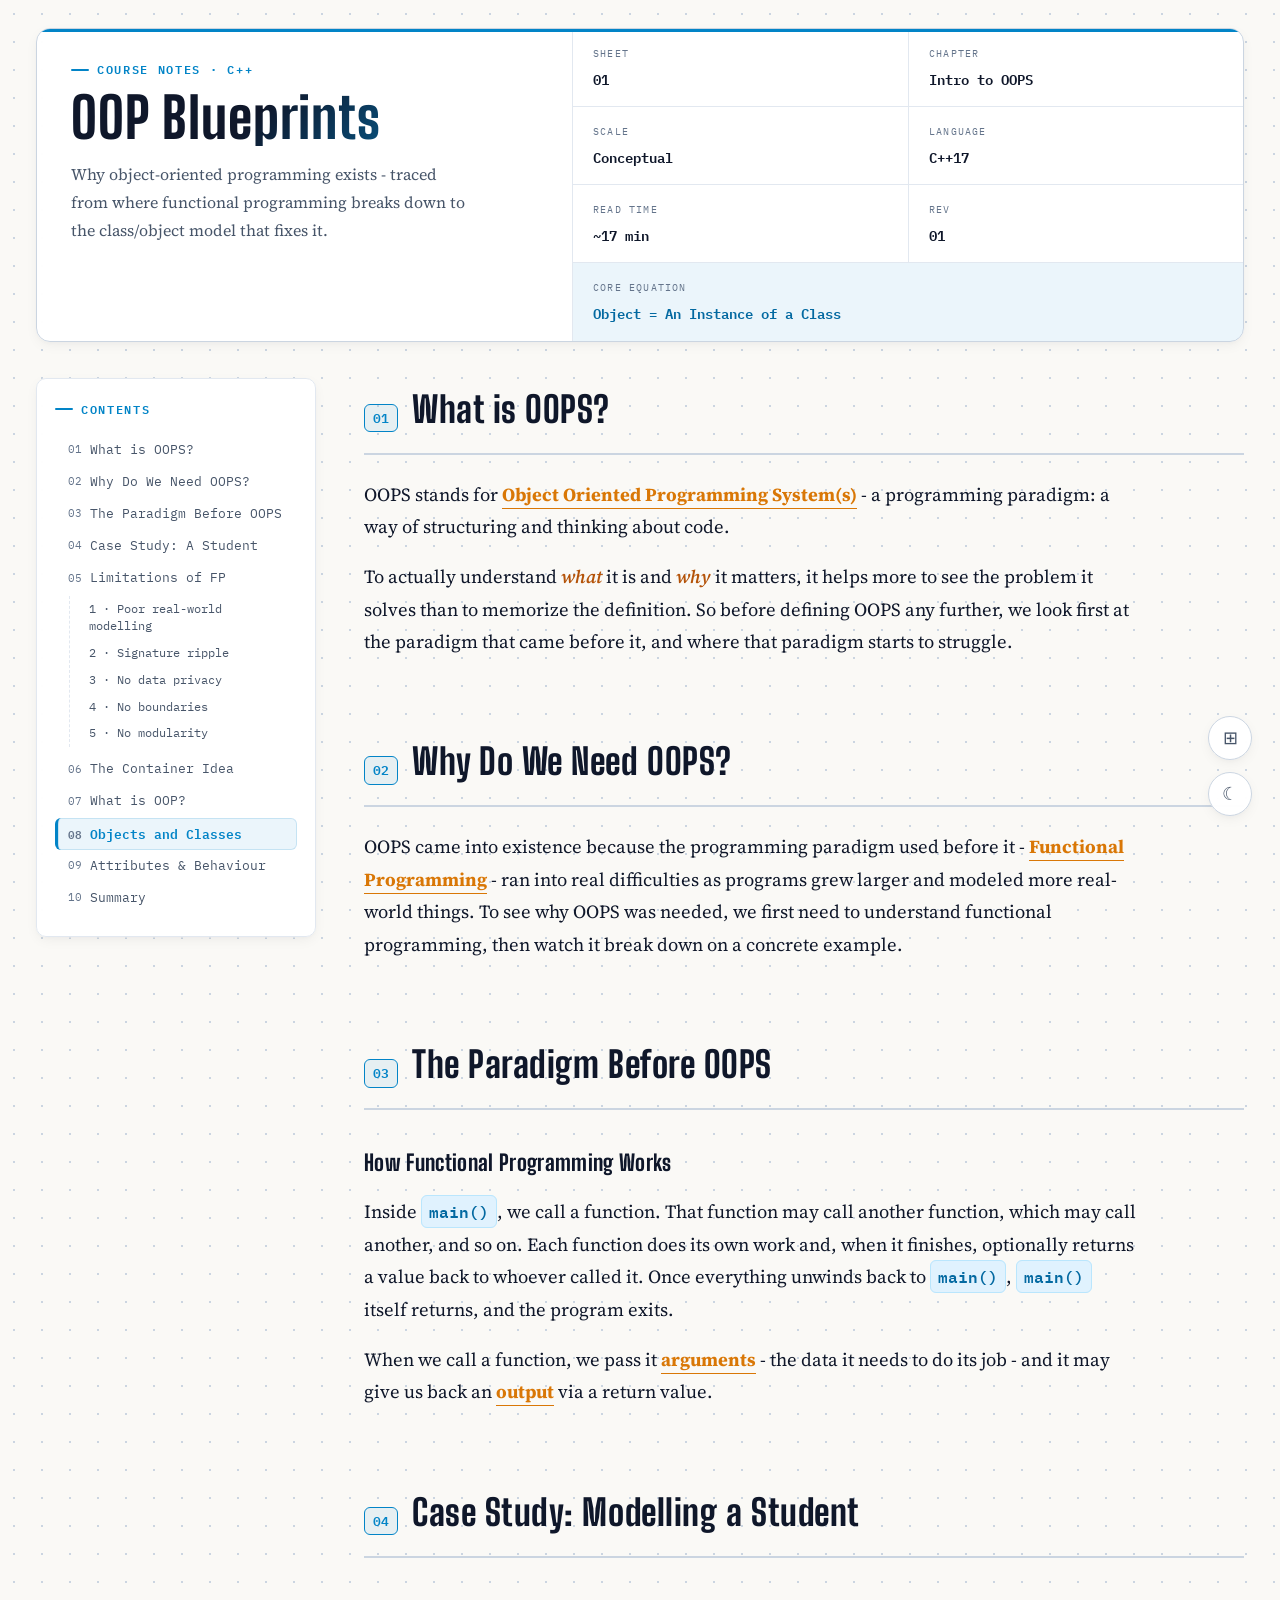
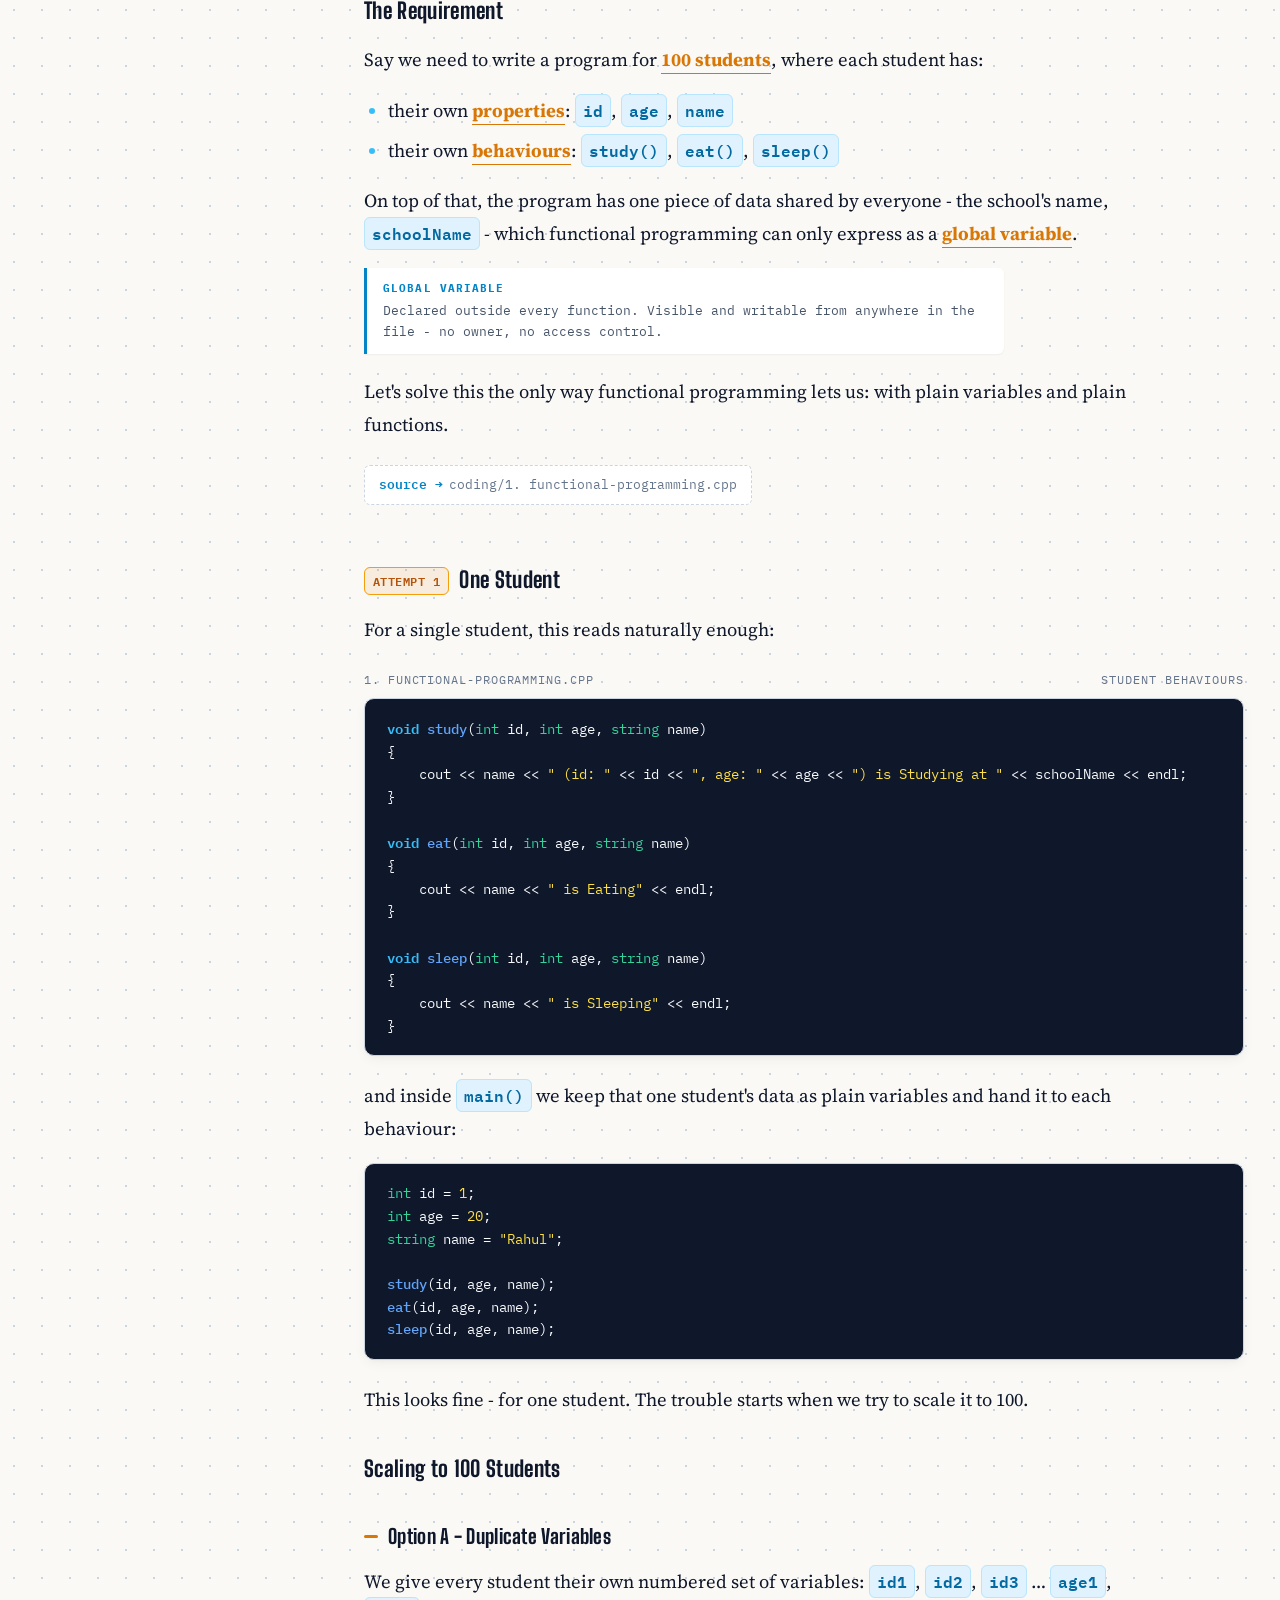
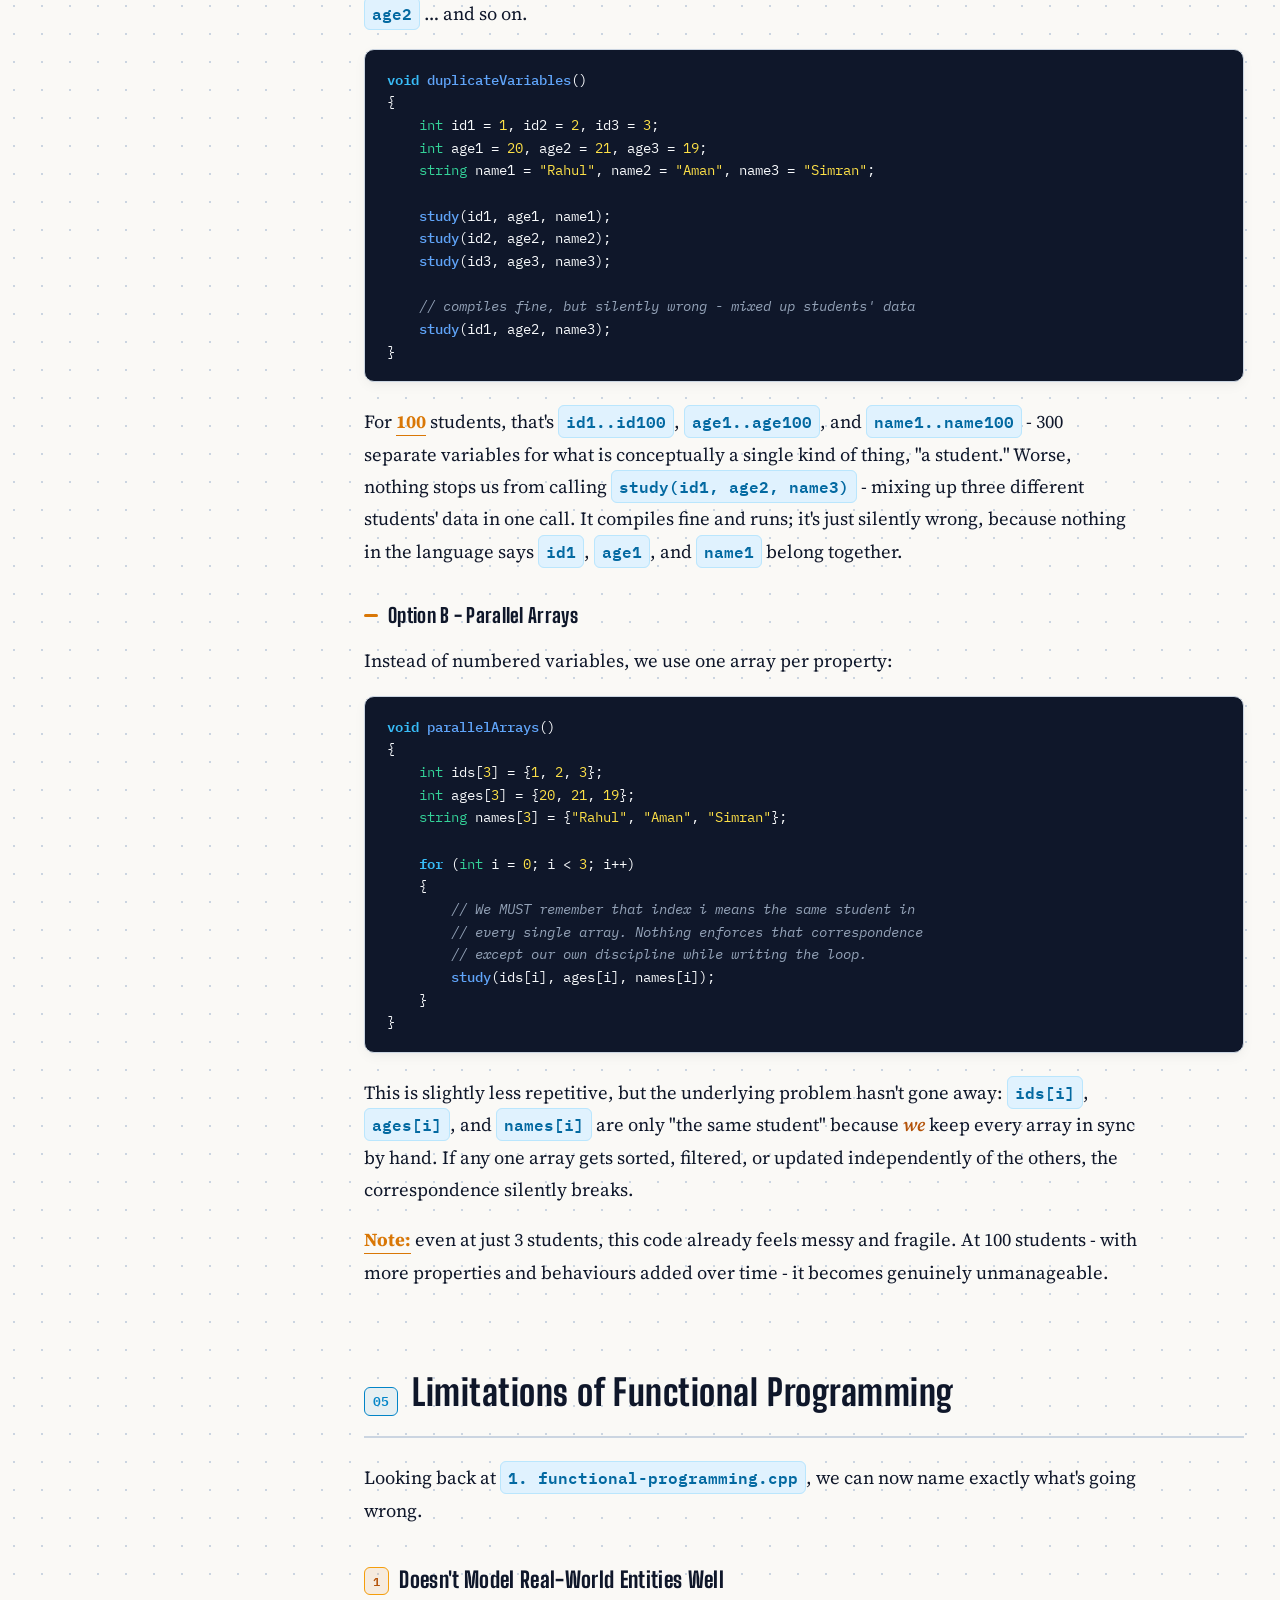
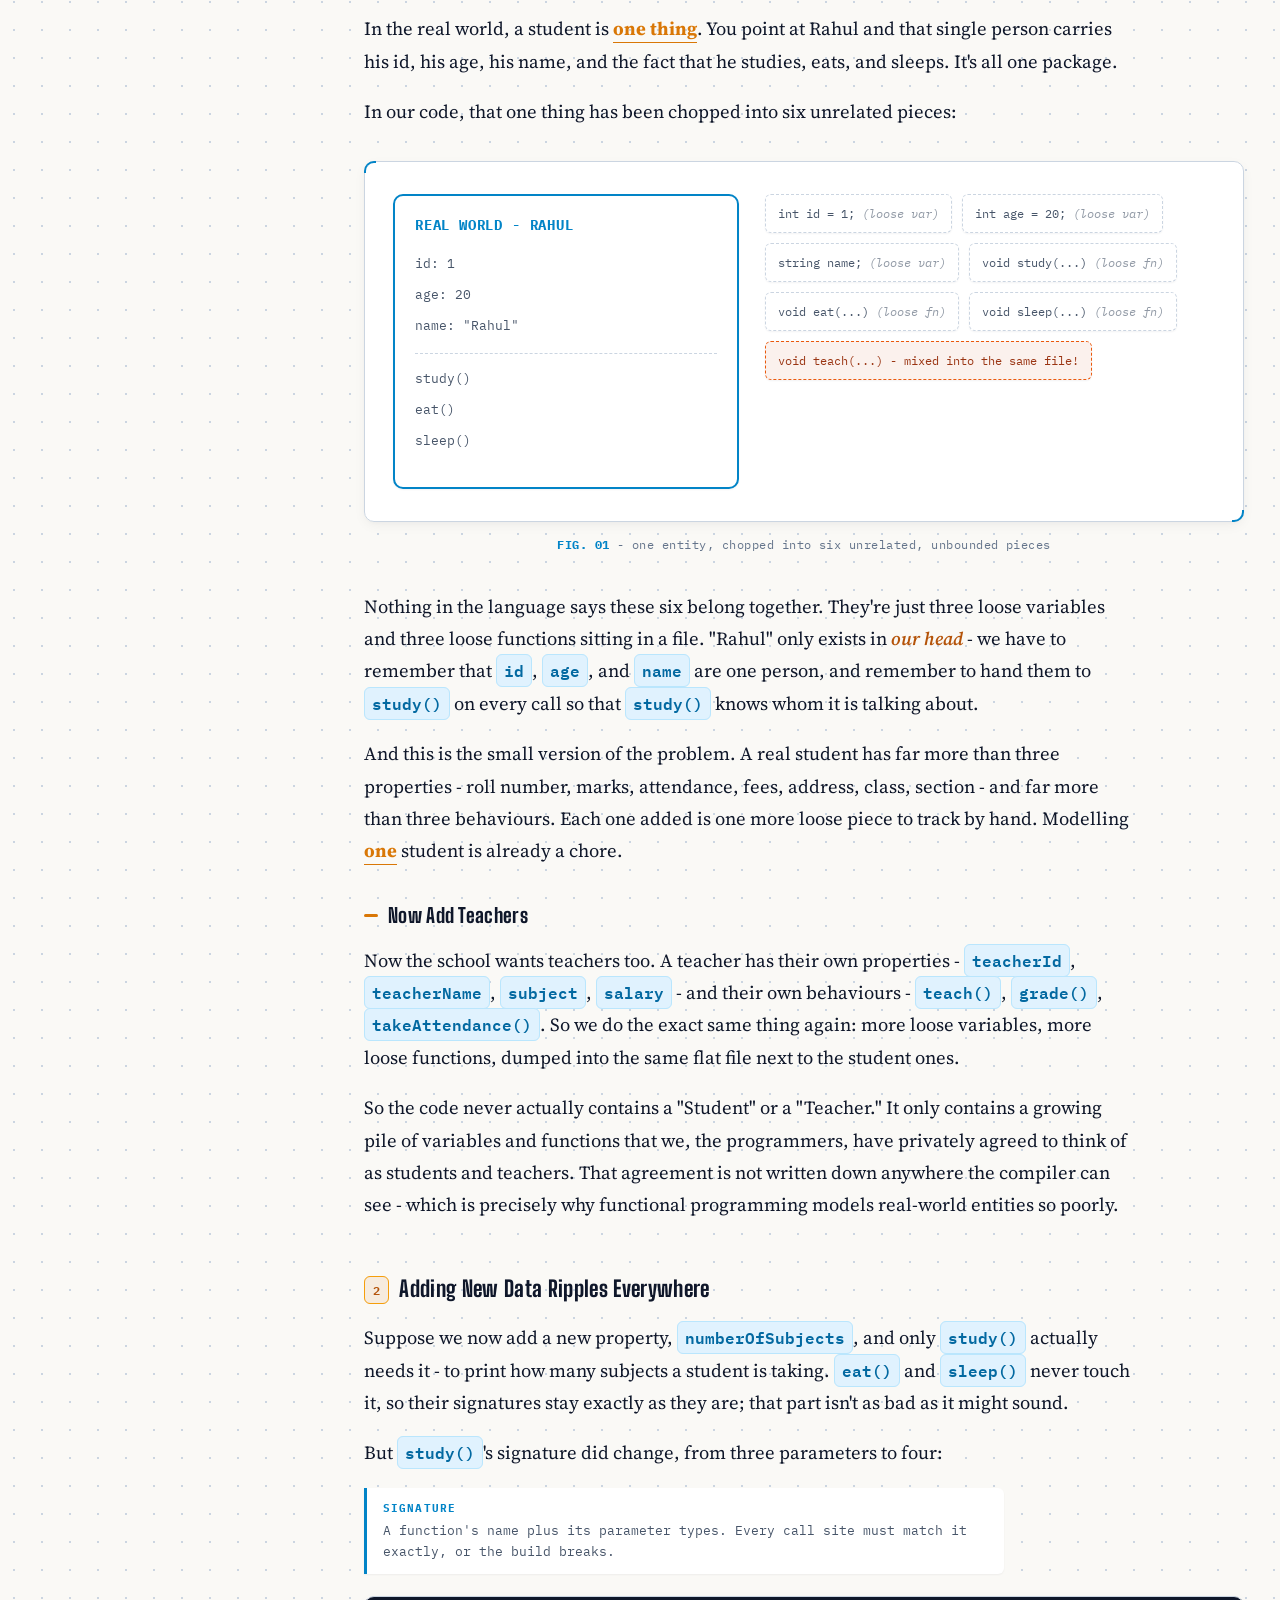
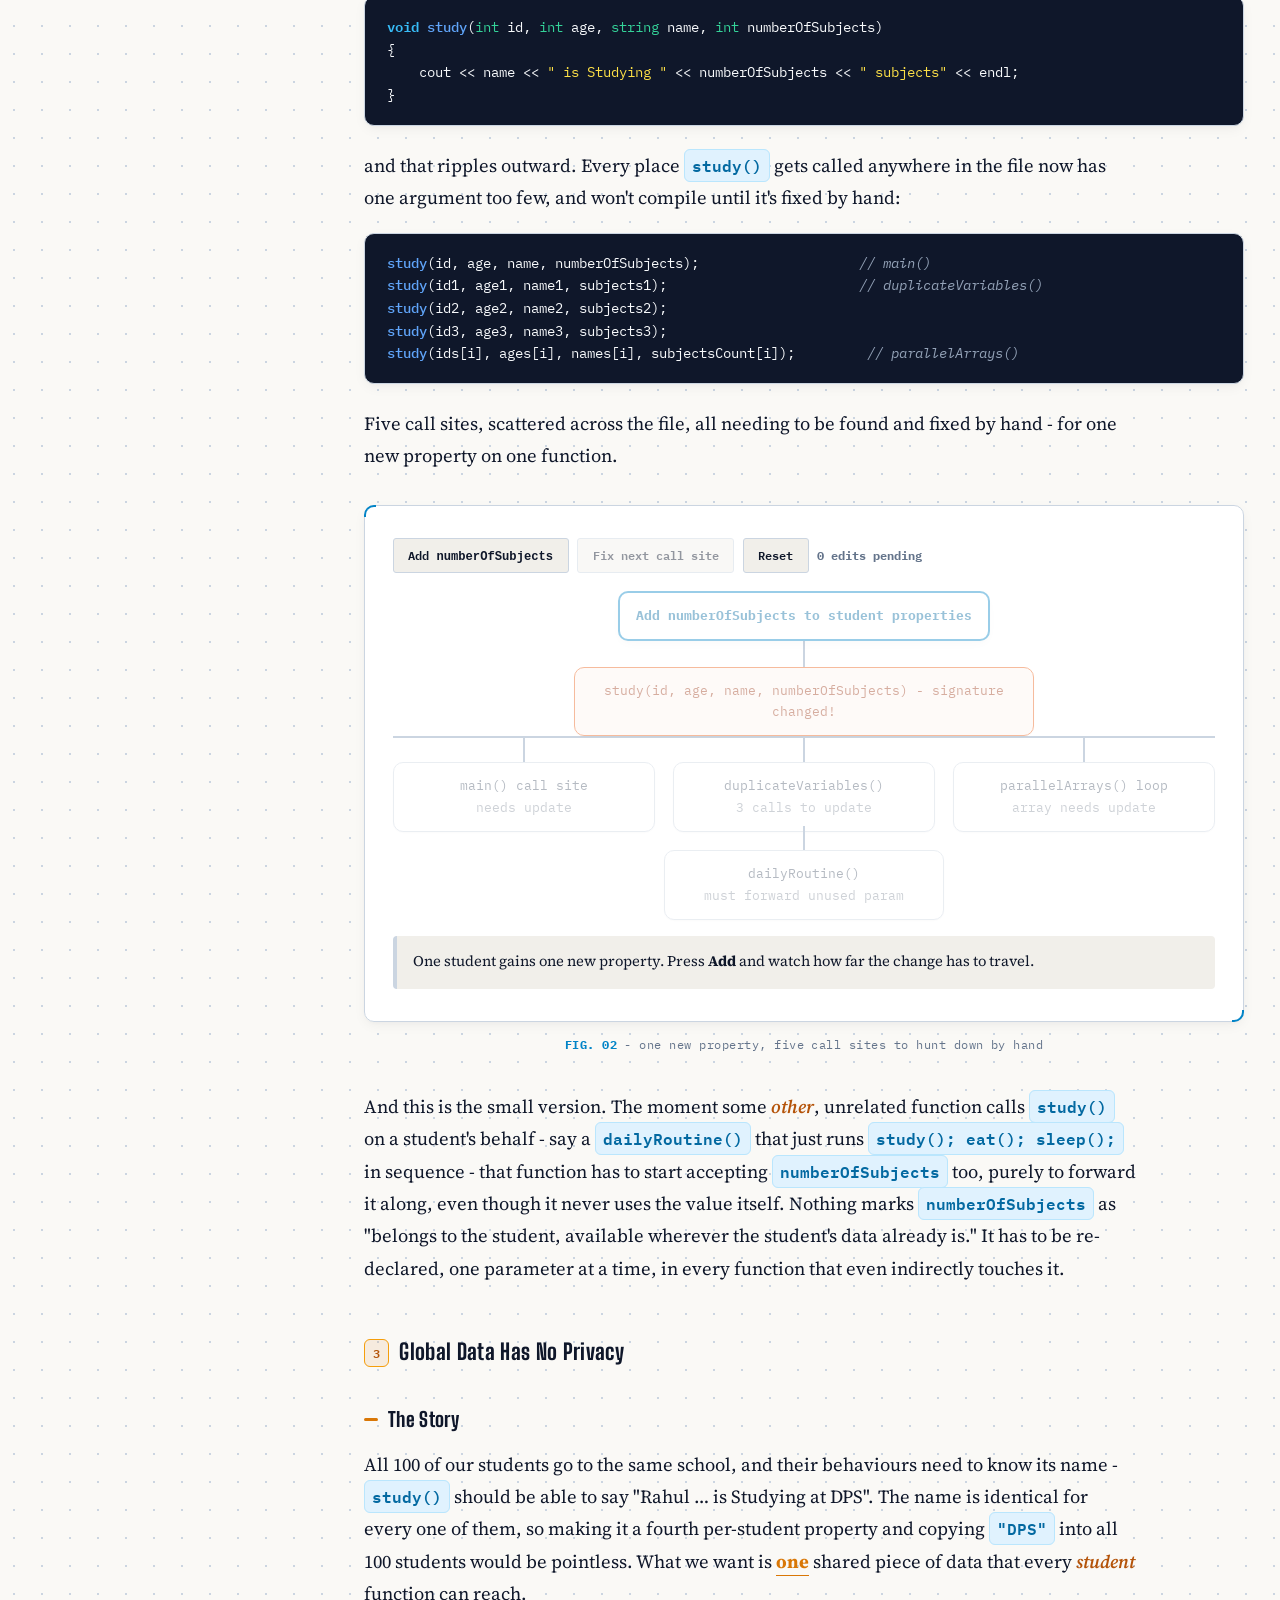
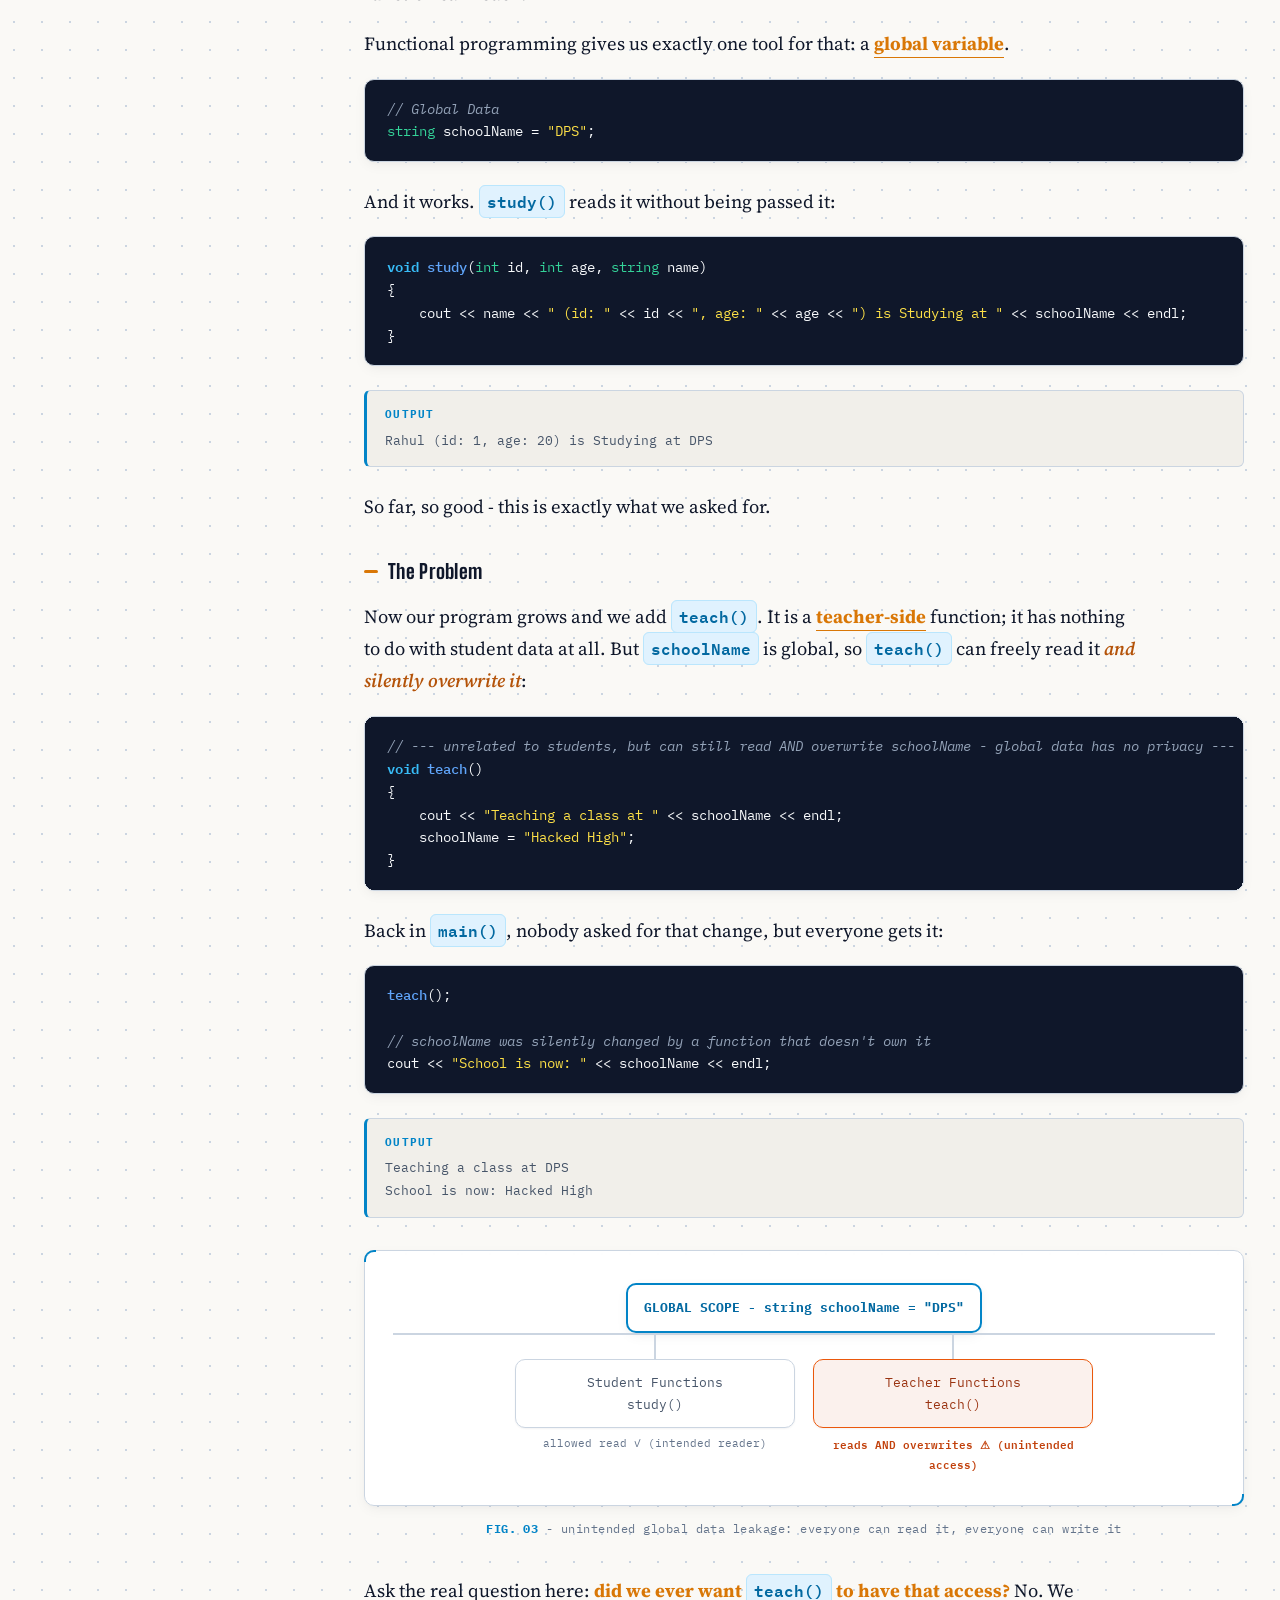
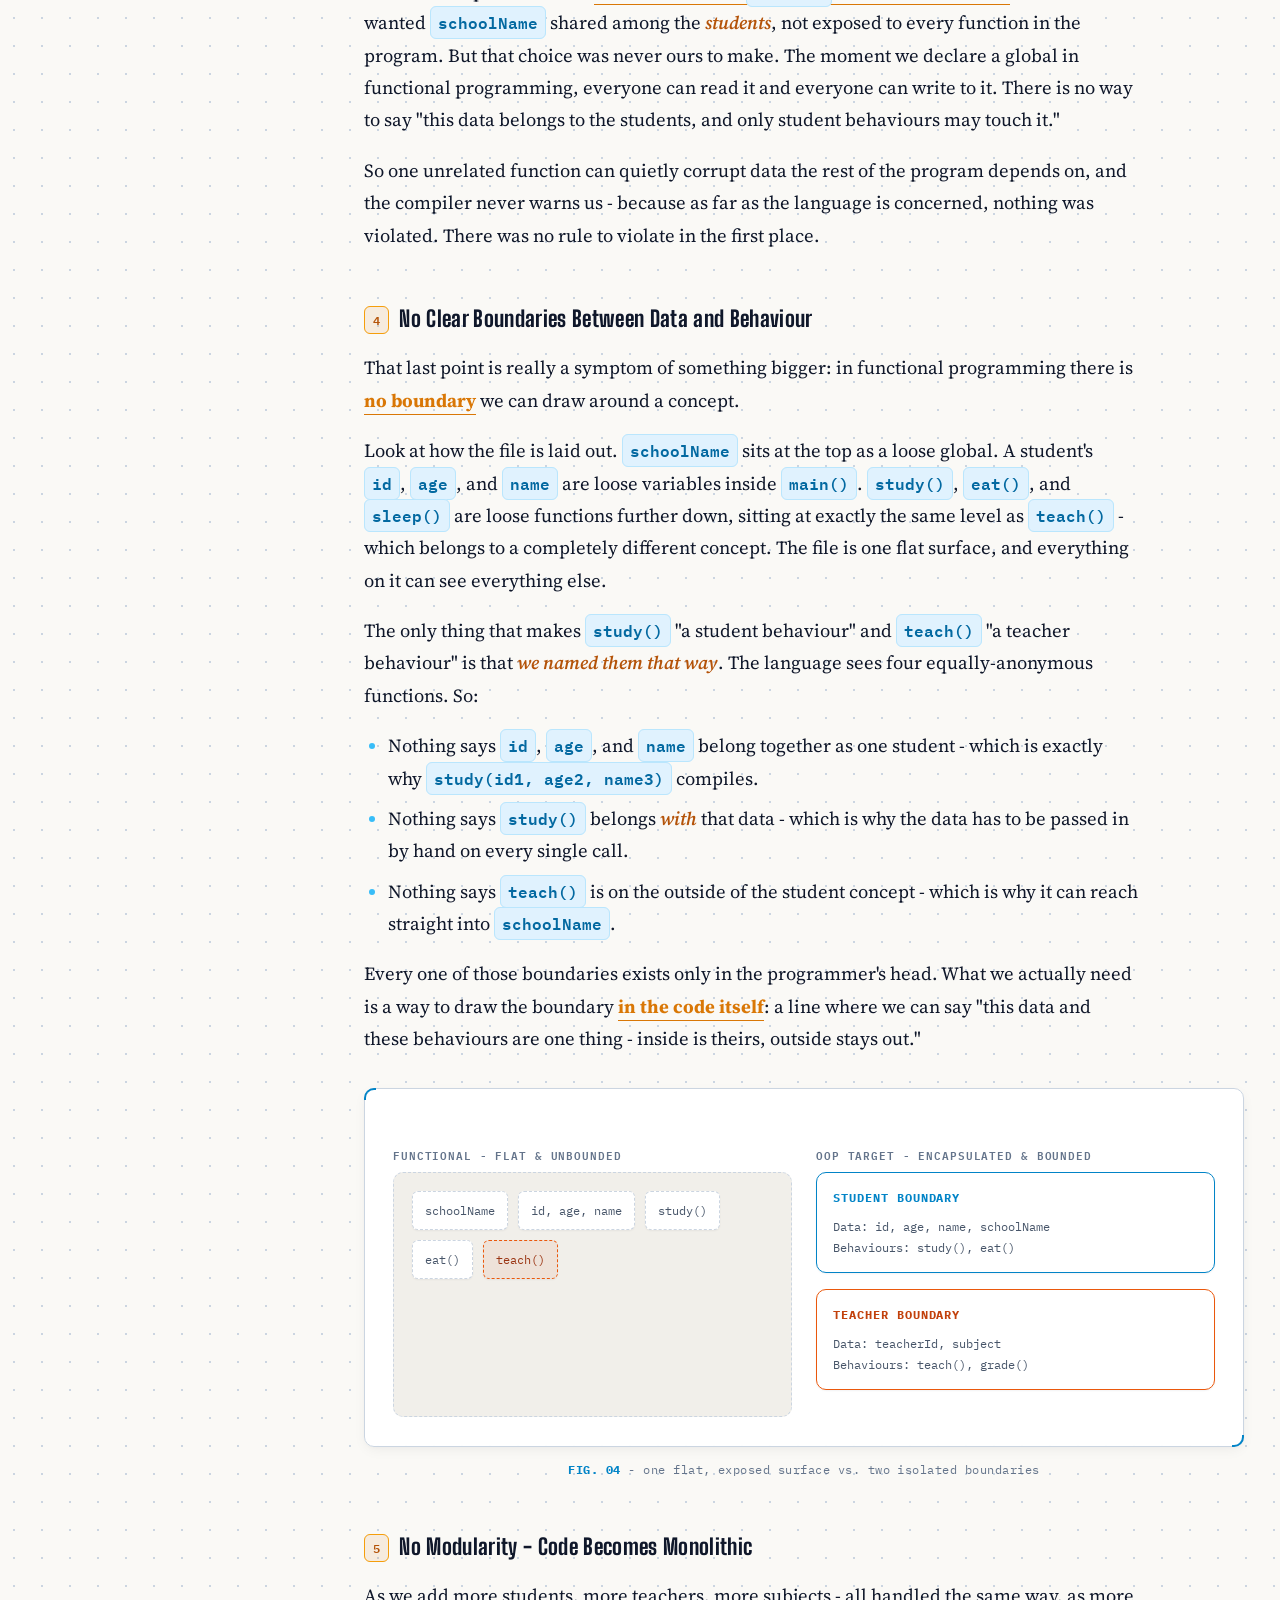
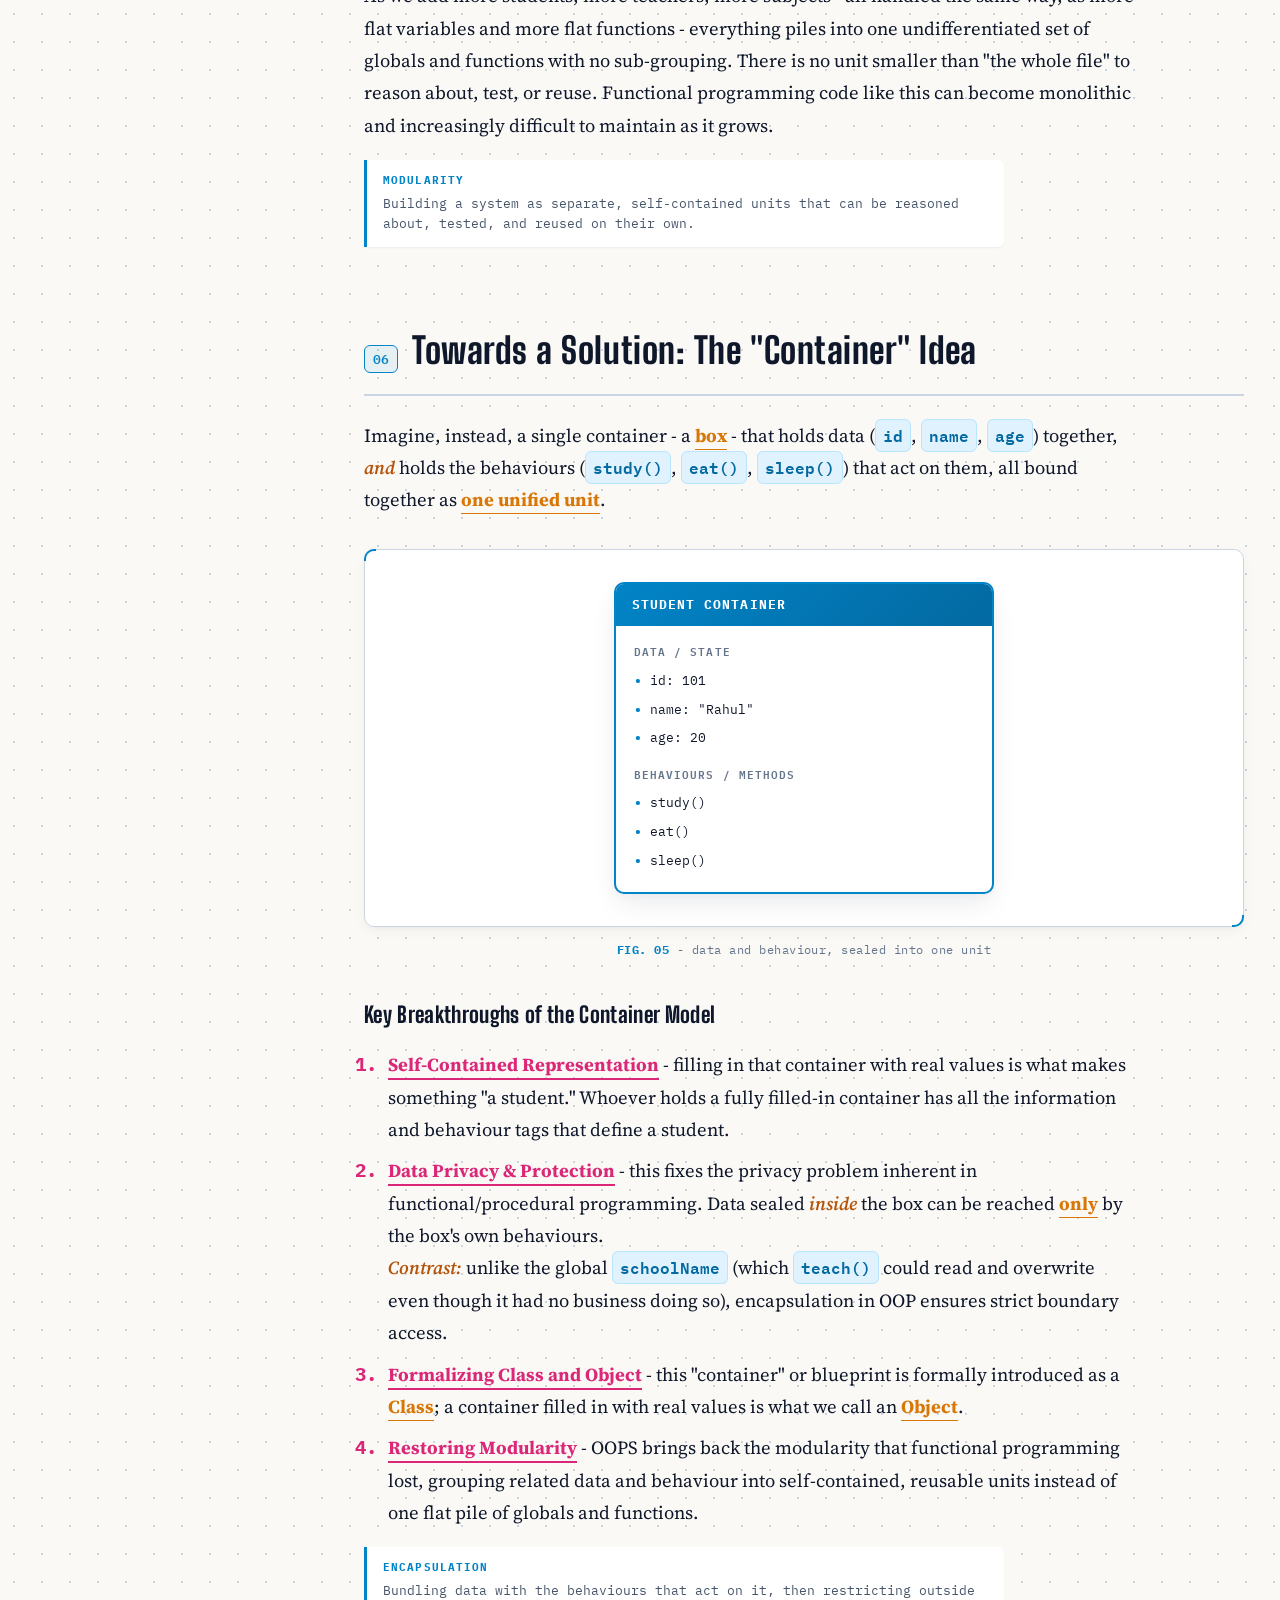
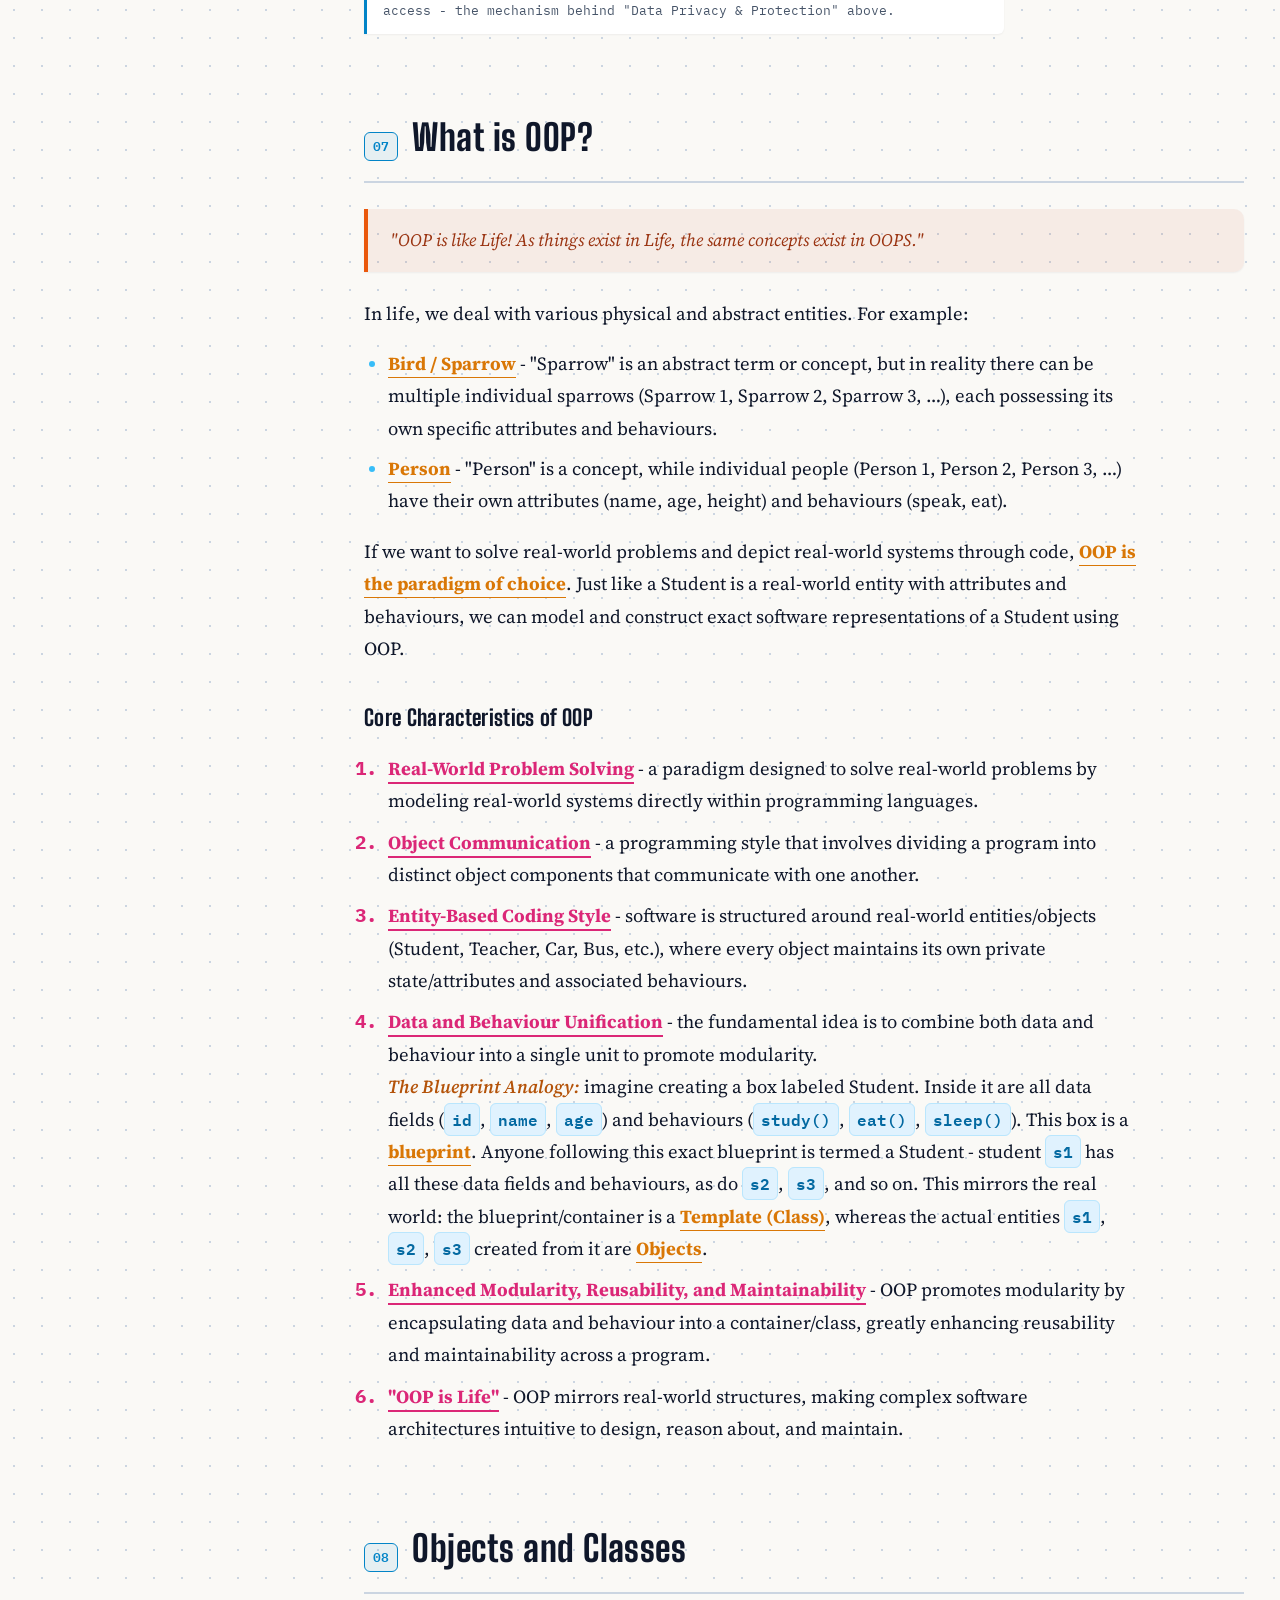
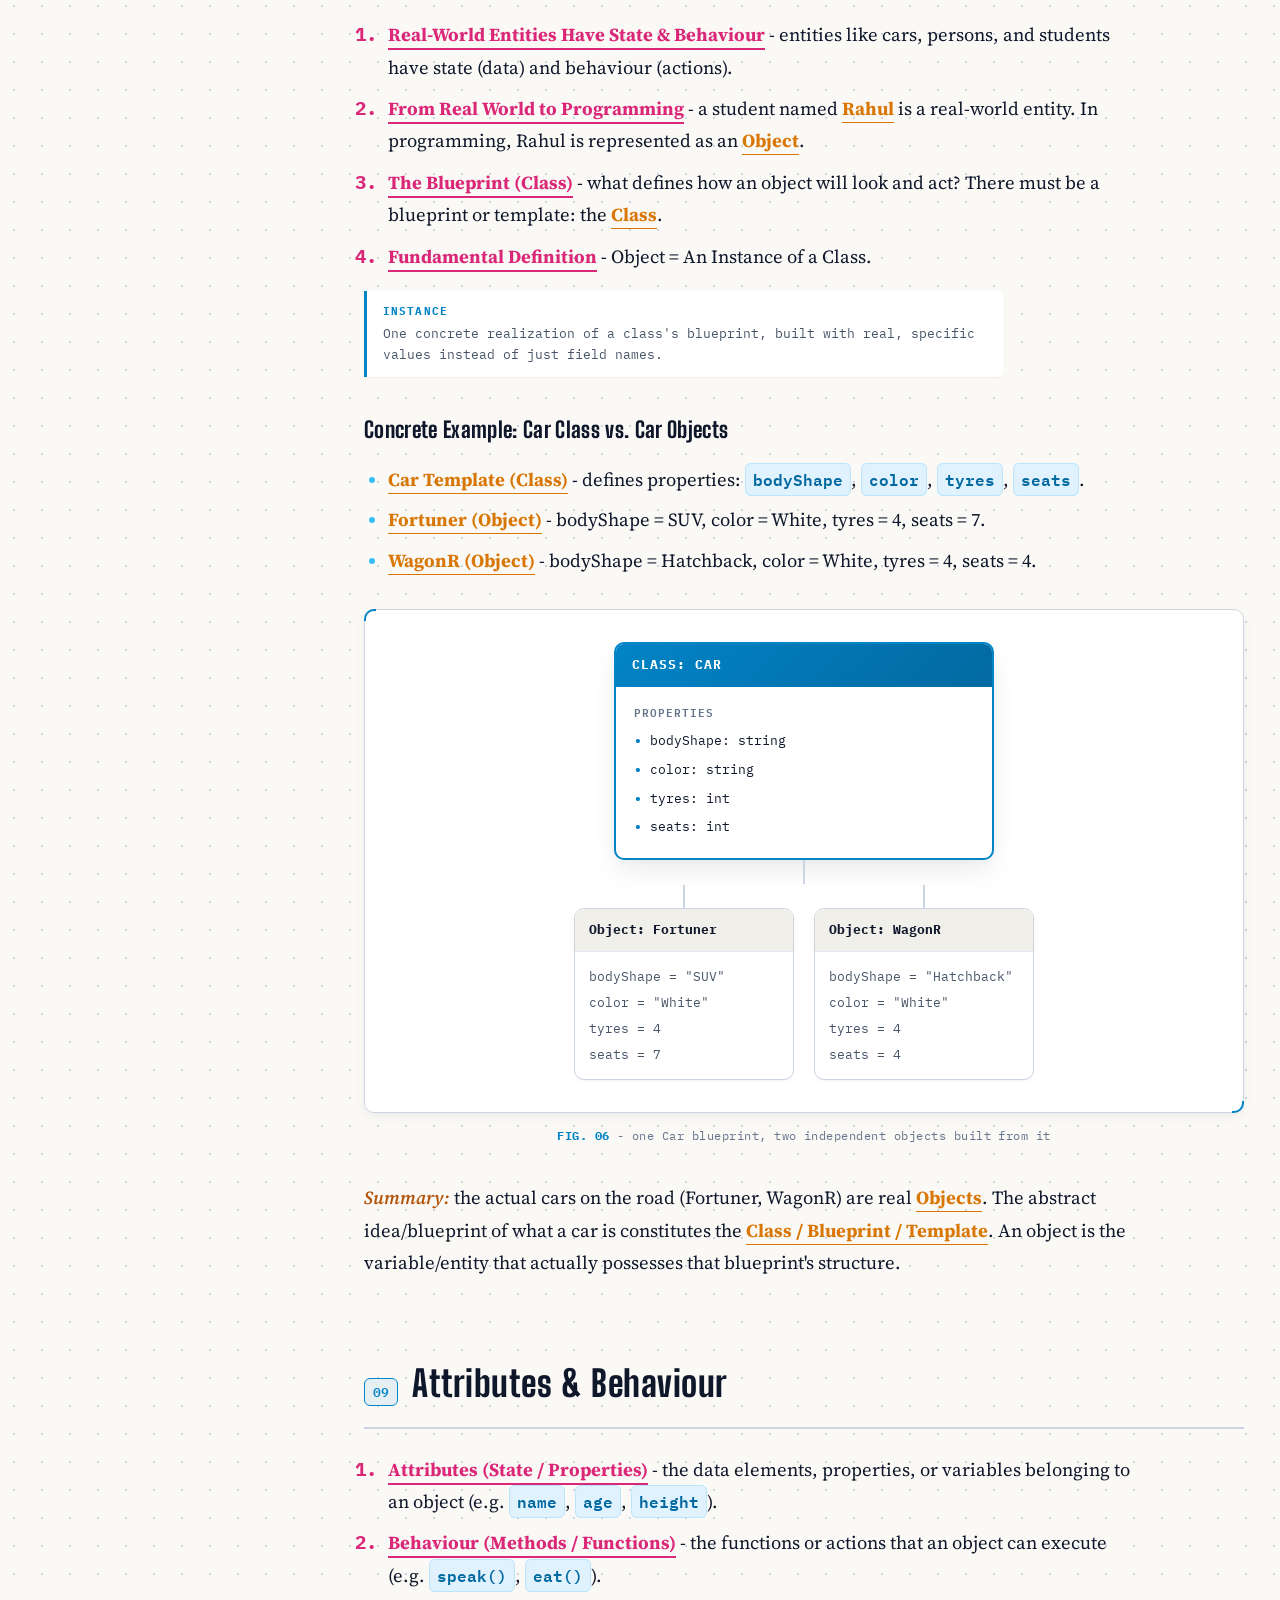
<file: Chapter 01 - Intro to OOPS/notes/visual notes/index.html>
<!doctype html>
<html lang="en">
<head>
<meta charset="utf-8">
<meta name="viewport" content="width=device-width, initial-scale=1">
<title>OOP Blueprints - Chapter 01</title>
<meta name="description" content="Visual chapter notes on why OOP exists - from functional programming's breakdown to classes as blueprints and objects as instances.">
<link rel="preconnect" href="https://fonts.googleapis.com">
<link rel="preconnect" href="https://fonts.gstatic.com" crossorigin>
<link rel="stylesheet" href="https://fonts.googleapis.com/css2?family=Big+Shoulders+Display:wght@500;700;800;900&family=Source+Serif+4:opsz,wght@8..60,400;8..60,500;8..60,600;8..60,700&family=IBM+Plex+Mono:wght@400;500;600&display=swap">
<link rel="stylesheet" href="style.css">
</head>
<body>
<div class="progress-bar" id="progress-bar"></div>

<div class="titleblock-wrap">
  <div class="titleblock">
    <div class="tb-main">
      <span class="kicker">Course Notes · C++</span>
      <h1>OOP&nbsp;Blueprints</h1>
      <p>Why object-oriented programming exists - traced from where functional programming breaks down to the class/object model that fixes it.</p>
    </div>
    <div class="tb-cells" style="grid-column:2/4; grid-template-columns:1fr 1fr;">
      <div class="tb-cell"><span class="lbl">Sheet</span><span class="val">01</span></div>
      <div class="tb-cell"><span class="lbl">Chapter</span><span class="val">Intro to OOPS</span></div>
      <div class="tb-cell"><span class="lbl">Scale</span><span class="val">Conceptual</span></div>
      <div class="tb-cell"><span class="lbl">Language</span><span class="val">C++17</span></div>
      <div class="tb-cell"><span class="lbl">Read Time</span><span class="val" id="read-time">…</span></div>
      <div class="tb-cell"><span class="lbl">Rev</span><span class="val">01</span></div>
      <div class="tb-cell wide"><span class="lbl">Core Equation</span><span class="val">Object = An Instance of a Class</span></div>
    </div>
  </div>
</div>

<div class="layout">
  <nav class="toc" aria-label="Table of contents">
    <span class="kicker">Contents</span>
    <ol>
      <li><a href="#what-is-oops"><span class="num">01</span>What is OOPS?</a></li>
      <li><a href="#why-do-we-need-oops"><span class="num">02</span>Why Do We Need OOPS?</a></li>
      <li><a href="#the-paradigm-before-oops-functional-programming"><span class="num">03</span>The Paradigm Before OOPS</a></li>
      <li><a href="#case-study-modelling-a-student"><span class="num">04</span>Case Study: A Student</a></li>
      <li><a href="#limitations-of-functional-programming"><span class="num">05</span>Limitations of FP</a>
        <ul class="sub">
          <li><a href="#1-doesnt-model-real-world-entities-well">1 · Poor real-world modelling</a></li>
          <li><a href="#2-adding-new-data-requires-modifying-every-function-that-needs-it">2 · Signature ripple</a></li>
          <li><a href="#3-global-data-has-no-privacy">3 · No data privacy</a></li>
          <li><a href="#4-no-clear-boundaries-between-data-and-behaviour">4 · No boundaries</a></li>
          <li><a href="#5-no-modularity---code-becomes-monolithic">5 · No modularity</a></li>
        </ul>
      </li>
      <li><a href="#towards-a-solution-the-container-idea"><span class="num">06</span>The Container Idea</a></li>
      <li><a href="#what-is-oop-object-oriented-programming-system"><span class="num">07</span>What is OOP?</a></li>
      <li><a href="#objects-and-classes"><span class="num">08</span>Objects and Classes</a></li>
      <li><a href="#attributes--behaviour"><span class="num">09</span>Attributes &amp; Behaviour</a></li>
      <li><a href="#summary"><span class="num">10</span>Summary</a></li>
    </ol>
  </nav>

  <main>

    <section id="what-is-oops">
      <div class="sec-head"><span class="idx">01</span><h2>What is OOPS?</h2></div>
      <div class="prose">
        <p>OOPS stands for <strong>Object Oriented Programming System(s)</strong> - a programming paradigm: a way of structuring and thinking about code.</p>
        <p>To actually understand <em>what</em> it is and <em>why</em> it matters, it helps more to see the problem it solves than to memorize the definition. So before defining OOPS any further, we look first at the paradigm that came before it, and where that paradigm starts to struggle.</p>
      </div>
    </section>

    <section id="why-do-we-need-oops">
      <div class="sec-head"><span class="idx">02</span><h2>Why Do We Need OOPS?</h2></div>
      <div class="prose">
        <p>OOPS came into existence because the programming paradigm used before it - <strong>Functional Programming</strong> - ran into real difficulties as programs grew larger and modeled more real-world things. To see why OOPS was needed, we first need to understand functional programming, then watch it break down on a concrete example.</p>
      </div>
    </section>

    <section id="the-paradigm-before-oops-functional-programming">
      <div class="sec-head"><span class="idx">03</span><h2>The Paradigm Before OOPS</h2></div>
      <div class="prose">
        <h3>How Functional Programming Works</h3>
        <p>Inside <code>main()</code>, we call a function. That function may call another function, which may call another, and so on. Each function does its own work and, when it finishes, optionally returns a value back to whoever called it. Once everything unwinds back to <code>main()</code>, <code>main()</code> itself returns, and the program exits.</p>
        <p>When we call a function, we pass it <strong>arguments</strong> - the data it needs to do its job - and it may give us back an <strong>output</strong> via a return value.</p>
      </div>
    </section>

    <section id="case-study-modelling-a-student">
      <div class="sec-head"><span class="idx">04</span><h2>Case Study: Modelling a Student</h2></div>
      <div class="prose">
        <h3>The Requirement</h3>
        <p>Say we need to write a program for <strong>100 students</strong>, where each student has:</p>
        <ul>
          <li>their own <strong>properties</strong>: <code>id</code>, <code>age</code>, <code>name</code></li>
          <li>their own <strong>behaviours</strong>: <code>study()</code>, <code>eat()</code>, <code>sleep()</code></li>
        </ul>
        <p>On top of that, the program has one piece of data shared by everyone - the school's name, <code>schoolName</code> - which functional programming can only express as a <strong>global variable</strong>.</p>
        <aside class="marginnote"><span class="mn-term">Global Variable</span>Declared outside every function. Visible and writable from anywhere in the file - no owner, no access control.</aside>
        <p>Let's solve this the only way functional programming lets us: with plain variables and plain functions.</p>
        <div class="ref"><span class="p">source →</span> coding/1. functional-programming.cpp</div>

        <h3><span class="tag">Attempt 1</span>One Student</h3>
        <p>For a single student, this reads naturally enough:</p>
      </div>

      <div class="codecap"><span>1. functional-programming.cpp</span><span>student behaviours</span></div>
      <pre class="code"><code><span class="kw">void</span> <span class="fn">study</span>(<span class="ty">int</span> id, <span class="ty">int</span> age, <span class="ty">string</span> name)
{
    cout &lt;&lt; name &lt;&lt; <span class="str">" (id: "</span> &lt;&lt; id &lt;&lt; <span class="str">", age: "</span> &lt;&lt; age &lt;&lt; <span class="str">") is Studying at "</span> &lt;&lt; schoolName &lt;&lt; endl;
}

<span class="kw">void</span> <span class="fn">eat</span>(<span class="ty">int</span> id, <span class="ty">int</span> age, <span class="ty">string</span> name)
{
    cout &lt;&lt; name &lt;&lt; <span class="str">" is Eating"</span> &lt;&lt; endl;
}

<span class="kw">void</span> <span class="fn">sleep</span>(<span class="ty">int</span> id, <span class="ty">int</span> age, <span class="ty">string</span> name)
{
    cout &lt;&lt; name &lt;&lt; <span class="str">" is Sleeping"</span> &lt;&lt; endl;
}</code></pre>

      <div class="prose"><p>and inside <code>main()</code> we keep that one student's data as plain variables and hand it to each behaviour:</p></div>
      <pre class="code"><code><span class="ty">int</span> id = <span class="str">1</span>;
<span class="ty">int</span> age = <span class="str">20</span>;
<span class="ty">string</span> name = <span class="str">"Rahul"</span>;

<span class="fn">study</span>(id, age, name);
<span class="fn">eat</span>(id, age, name);
<span class="fn">sleep</span>(id, age, name);</code></pre>

      <div class="prose">
        <p>This looks fine - for one student. The trouble starts when we try to scale it to 100.</p>
        <h3>Scaling to 100 Students</h3>
        <h4>Option A - Duplicate Variables</h4>
        <p>We give every student their own numbered set of variables: <code>id1</code>, <code>id2</code>, <code>id3</code> … <code>age1</code>, <code>age2</code> … and so on.</p>
      </div>
      <pre class="code"><code><span class="kw">void</span> <span class="fn">duplicateVariables</span>()
{
    <span class="ty">int</span> id1 = <span class="str">1</span>, id2 = <span class="str">2</span>, id3 = <span class="str">3</span>;
    <span class="ty">int</span> age1 = <span class="str">20</span>, age2 = <span class="str">21</span>, age3 = <span class="str">19</span>;
    <span class="ty">string</span> name1 = <span class="str">"Rahul"</span>, name2 = <span class="str">"Aman"</span>, name3 = <span class="str">"Simran"</span>;

    <span class="fn">study</span>(id1, age1, name1);
    <span class="fn">study</span>(id2, age2, name2);
    <span class="fn">study</span>(id3, age3, name3);

    <span class="cm">// compiles fine, but silently wrong - mixed up students' data</span>
    <span class="fn">study</span>(id1, age2, name3);
}</code></pre>
      <div class="prose">
        <p>For <strong>100</strong> students, that's <code>id1..id100</code>, <code>age1..age100</code>, and <code>name1..name100</code> - 300 separate variables for what is conceptually a single kind of thing, "a student." Worse, nothing stops us from calling <code>study(id1, age2, name3)</code> - mixing up three different students' data in one call. It compiles fine and runs; it's just silently wrong, because nothing in the language says <code>id1</code>, <code>age1</code>, and <code>name1</code> belong together.</p>
        <h4>Option B - Parallel Arrays</h4>
        <p>Instead of numbered variables, we use one array per property:</p>
      </div>
      <pre class="code"><code><span class="kw">void</span> <span class="fn">parallelArrays</span>()
{
    <span class="ty">int</span> ids[<span class="str">3</span>] = {<span class="str">1</span>, <span class="str">2</span>, <span class="str">3</span>};
    <span class="ty">int</span> ages[<span class="str">3</span>] = {<span class="str">20</span>, <span class="str">21</span>, <span class="str">19</span>};
    <span class="ty">string</span> names[<span class="str">3</span>] = {<span class="str">"Rahul"</span>, <span class="str">"Aman"</span>, <span class="str">"Simran"</span>};

    <span class="kw">for</span> (<span class="ty">int</span> i = <span class="str">0</span>; i &lt; <span class="str">3</span>; i++)
    {
        <span class="cm">// We MUST remember that index i means the same student in</span>
        <span class="cm">// every single array. Nothing enforces that correspondence</span>
        <span class="cm">// except our own discipline while writing the loop.</span>
        <span class="fn">study</span>(ids[i], ages[i], names[i]);
    }
}</code></pre>
      <div class="prose">
        <p>This is slightly less repetitive, but the underlying problem hasn't gone away: <code>ids[i]</code>, <code>ages[i]</code>, and <code>names[i]</code> are only "the same student" because <em>we</em> keep every array in sync by hand. If any one array gets sorted, filtered, or updated independently of the others, the correspondence silently breaks.</p>
        <p><strong>Note:</strong> even at just 3 students, this code already feels messy and fragile. At 100 students - with more properties and behaviours added over time - it becomes genuinely unmanageable.</p>
      </div>
    </section>

    <section id="limitations-of-functional-programming">
      <div class="sec-head"><span class="idx">05</span><h2>Limitations of Functional Programming</h2></div>
      <div class="prose"><p>Looking back at <code>1. functional-programming.cpp</code>, we can now name exactly what's going wrong.</p></div>

      <section class="sub" id="1-doesnt-model-real-world-entities-well">
        <h3><span class="tag">1</span>Doesn't Model Real-World Entities Well</h3>
        <div class="prose">
          <p>In the real world, a student is <strong>one thing</strong>. You point at Rahul and that single person carries his id, his age, his name, and the fact that he studies, eats, and sleeps. It's all one package.</p>
          <p>In our code, that one thing has been chopped into six unrelated pieces:</p>
        </div>

        <figure class="figure">
          <div class="figure-inner">
            <span class="tick tl"></span><span class="tick br"></span>
            <div class="scatter-grid">
              <div class="entity-box">
                <h5>Real World - Rahul</h5>
                <ul>
                  <li>id: 1</li>
                  <li>age: 20</li>
                  <li>name: "Rahul"</li>
                </ul>
                <div class="behav">
                  <ul><li>study()</li><li>eat()</li><li>sleep()</li></ul>
                </div>
              </div>
              <div>
                <div class="chip-field">
                  <span class="chip">int id = 1; <em style="opacity:.6">(loose var)</em></span>
                  <span class="chip">int age = 20; <em style="opacity:.6">(loose var)</em></span>
                  <span class="chip">string name; <em style="opacity:.6">(loose var)</em></span>
                  <span class="chip">void study(...) <em style="opacity:.6">(loose fn)</em></span>
                  <span class="chip">void eat(...) <em style="opacity:.6">(loose fn)</em></span>
                  <span class="chip">void sleep(...) <em style="opacity:.6">(loose fn)</em></span>
                  <span class="chip warn">void teach(...) - mixed into the same file!</span>
                </div>
              </div>
            </div>
          </div>
          <figcaption><span class="fig-no">FIG. 01</span> - one entity, chopped into six unrelated, unbounded pieces</figcaption>
        </figure>

        <div class="prose">
          <p>Nothing in the language says these six belong together. They're just three loose variables and three loose functions sitting in a file. "Rahul" only exists in <em>our head</em> - we have to remember that <code>id</code>, <code>age</code>, and <code>name</code> are one person, and remember to hand them to <code>study()</code> on every call so that <code>study()</code> knows whom it is talking about.</p>
          <p>And this is the small version of the problem. A real student has far more than three properties - roll number, marks, attendance, fees, address, class, section - and far more than three behaviours. Each one added is one more loose piece to track by hand. Modelling <strong>one</strong> student is already a chore.</p>
          <h4>Now Add Teachers</h4>
          <p>Now the school wants teachers too. A teacher has their own properties - <code>teacherId</code>, <code>teacherName</code>, <code>subject</code>, <code>salary</code> - and their own behaviours - <code>teach()</code>, <code>grade()</code>, <code>takeAttendance()</code>. So we do the exact same thing again: more loose variables, more loose functions, dumped into the same flat file next to the student ones.</p>
          <p>So the code never actually contains a "Student" or a "Teacher." It only contains a growing pile of variables and functions that we, the programmers, have privately agreed to think of as students and teachers. That agreement is not written down anywhere the compiler can see - which is precisely why functional programming models real-world entities so poorly.</p>
        </div>
      </section>

      <section class="sub" id="2-adding-new-data-requires-modifying-every-function-that-needs-it">
        <h3><span class="tag">2</span>Adding New Data Ripples Everywhere</h3>
        <div class="prose">
          <p>Suppose we now add a new property, <code>numberOfSubjects</code>, and only <code>study()</code> actually needs it - to print how many subjects a student is taking. <code>eat()</code> and <code>sleep()</code> never touch it, so their signatures stay exactly as they are; that part isn't as bad as it might sound.</p>
          <p>But <code>study()</code>'s signature did change, from three parameters to four:</p>
        </div>
        <aside class="marginnote"><span class="mn-term">Signature</span>A function's name plus its parameter types. Every call site must match it exactly, or the build breaks.</aside>
        <pre class="code"><code><span class="kw">void</span> <span class="fn">study</span>(<span class="ty">int</span> id, <span class="ty">int</span> age, <span class="ty">string</span> name, <span class="ty">int</span> numberOfSubjects)
{
    cout &lt;&lt; name &lt;&lt; <span class="str">" is Studying "</span> &lt;&lt; numberOfSubjects &lt;&lt; <span class="str">" subjects"</span> &lt;&lt; endl;
}</code></pre>
        <div class="prose"><p>and that ripples outward. Every place <code>study()</code> gets called anywhere in the file now has one argument too few, and won't compile until it's fixed by hand:</p></div>
        <pre class="code"><code><span class="fn">study</span>(id, age, name, numberOfSubjects);                    <span class="cm">// main()</span>
<span class="fn">study</span>(id1, age1, name1, subjects1);                        <span class="cm">// duplicateVariables()</span>
<span class="fn">study</span>(id2, age2, name2, subjects2);
<span class="fn">study</span>(id3, age3, name3, subjects3);
<span class="fn">study</span>(ids[i], ages[i], names[i], subjectsCount[i]);         <span class="cm">// parallelArrays()</span></code></pre>
        <div class="prose"><p>Five call sites, scattered across the file, all needing to be found and fixed by hand - for one new property on one function.</p></div>

        <figure class="figure">
          <div class="figure-inner">
            <span class="tick tl"></span><span class="tick br"></span>
            <div class="ripple-controls">
              <button type="button" class="ripple-btn" id="ripple-add">Add <code>numberOfSubjects</code></button>
              <button type="button" class="ripple-btn" id="ripple-fix" disabled>Fix next call site</button>
              <button type="button" class="ripple-btn" id="ripple-reset">Reset</button>
              <span class="ripple-count" id="ripple-count">0 edits pending</span>
            </div>

            <div class="fan-wrap" id="ripple-fan">
              <div class="node root dormant">Add numberOfSubjects to student properties</div>
              <div class="stem"></div>
              <div class="node warn dormant" data-ripple="0" style="max-width:460px">study(id, age, name, numberOfSubjects) - signature changed!</div>
              <div class="fan-row">
                <div class="fan-item"><div class="node dormant" data-ripple="1">main() call site<br><span style="opacity:.65">needs update</span></div></div>
                <div class="fan-item"><div class="node dormant" data-ripple="2">duplicateVariables()<br><span style="opacity:.65">3 calls to update</span></div></div>
                <div class="fan-item"><div class="node dormant" data-ripple="3">parallelArrays() loop<br><span style="opacity:.65">array needs update</span></div></div>
                <div class="fan-item"><div class="node dormant" data-ripple="4">dailyRoutine()<br><span style="opacity:.65">must forward unused param</span></div></div>
              </div>
            </div>

            <div class="ripple-verdict" id="ripple-verdict">
              One student gains one new property. Press <strong>Add</strong> and watch how far the change has to travel.
            </div>
          </div>
          <figcaption><span class="fig-no">FIG. 02</span> - one new property, five call sites to hunt down by hand</figcaption>
        </figure>

        <div class="prose">
          <p>And this is the small version. The moment some <em>other</em>, unrelated function calls <code>study()</code> on a student's behalf - say a <code>dailyRoutine()</code> that just runs <code>study(); eat(); sleep();</code> in sequence - that function has to start accepting <code>numberOfSubjects</code> too, purely to forward it along, even though it never uses the value itself. Nothing marks <code>numberOfSubjects</code> as "belongs to the student, available wherever the student's data already is." It has to be re-declared, one parameter at a time, in every function that even indirectly touches it.</p>
        </div>
      </section>

      <section class="sub" id="3-global-data-has-no-privacy">
        <h3><span class="tag">3</span>Global Data Has No Privacy</h3>
        <div class="prose">
          <h4>The Story</h4>
          <p>All 100 of our students go to the same school, and their behaviours need to know its name - <code>study()</code> should be able to say "Rahul … is Studying at DPS". The name is identical for every one of them, so making it a fourth per-student property and copying <code>"DPS"</code> into all 100 students would be pointless. What we want is <strong>one</strong> shared piece of data that every <em>student</em> function can reach.</p>
          <p>Functional programming gives us exactly one tool for that: a <strong>global variable</strong>.</p>
        </div>
        <pre class="code"><code><span class="cm">// Global Data</span>
<span class="ty">string</span> schoolName = <span class="str">"DPS"</span>;</code></pre>
        <div class="prose"><p>And it works. <code>study()</code> reads it without being passed it:</p></div>
        <pre class="code"><code><span class="kw">void</span> <span class="fn">study</span>(<span class="ty">int</span> id, <span class="ty">int</span> age, <span class="ty">string</span> name)
{
    cout &lt;&lt; name &lt;&lt; <span class="str">" (id: "</span> &lt;&lt; id &lt;&lt; <span class="str">", age: "</span> &lt;&lt; age &lt;&lt; <span class="str">") is Studying at "</span> &lt;&lt; schoolName &lt;&lt; endl;
}</code></pre>
        <div class="out">Rahul (id: 1, age: 20) is Studying at DPS</div>
        <div class="prose">
          <p>So far, so good - this is exactly what we asked for.</p>
          <h4>The Problem</h4>
          <p>Now our program grows and we add <code>teach()</code>. It is a <strong>teacher-side</strong> function; it has nothing to do with student data at all. But <code>schoolName</code> is global, so <code>teach()</code> can freely read it <em>and silently overwrite it</em>:</p>
        </div>
        <pre class="code"><code><span class="cm">// --- unrelated to students, but can still read AND overwrite schoolName - global data has no privacy ---</span>
<span class="kw">void</span> <span class="fn">teach</span>()
{
    cout &lt;&lt; <span class="str">"Teaching a class at "</span> &lt;&lt; schoolName &lt;&lt; endl;
    schoolName = <span class="str">"Hacked High"</span>;
}</code></pre>
        <div class="prose"><p>Back in <code>main()</code>, nobody asked for that change, but everyone gets it:</p></div>
        <pre class="code"><code><span class="fn">teach</span>();

<span class="cm">// schoolName was silently changed by a function that doesn't own it</span>
cout &lt;&lt; <span class="str">"School is now: "</span> &lt;&lt; schoolName &lt;&lt; endl;</code></pre>
        <div class="out">Teaching a class at DPS
School is now: Hacked High</div>

        <figure class="figure">
          <div class="figure-inner">
            <span class="tick tl"></span><span class="tick br"></span>
            <div class="fan-wrap">
              <div class="node root">GLOBAL SCOPE - string schoolName = "DPS"</div>
              <div class="fan-row">
                <div class="fan-item">
                  <div class="node">Student Functions<br>study()</div>
                  <div class="flow-label">allowed read ✓ (intended reader)</div>
                </div>
                <div class="fan-item">
                  <div class="node warn">Teacher Functions<br>teach()</div>
                  <div class="flow-label violate">reads AND overwrites ⚠ (unintended access)</div>
                </div>
              </div>
            </div>
          </div>
          <figcaption><span class="fig-no">FIG. 03</span> - unintended global data leakage: everyone can read it, everyone can write it</figcaption>
        </figure>

        <div class="prose">
          <p>Ask the real question here: <strong>did we ever want <code>teach()</code> to have that access?</strong> No. We wanted <code>schoolName</code> shared among the <em>students</em>, not exposed to every function in the program. But that choice was never ours to make. The moment we declare a global in functional programming, everyone can read it and everyone can write to it. There is no way to say "this data belongs to the students, and only student behaviours may touch it."</p>
          <p>So one unrelated function can quietly corrupt data the rest of the program depends on, and the compiler never warns us - because as far as the language is concerned, nothing was violated. There was no rule to violate in the first place.</p>
        </div>
      </section>

      <section class="sub" id="4-no-clear-boundaries-between-data-and-behaviour">
        <h3><span class="tag">4</span>No Clear Boundaries Between Data and Behaviour</h3>
        <div class="prose">
          <p>That last point is really a symptom of something bigger: in functional programming there is <strong>no boundary</strong> we can draw around a concept.</p>
          <p>Look at how the file is laid out. <code>schoolName</code> sits at the top as a loose global. A student's <code>id</code>, <code>age</code>, and <code>name</code> are loose variables inside <code>main()</code>. <code>study()</code>, <code>eat()</code>, and <code>sleep()</code> are loose functions further down, sitting at exactly the same level as <code>teach()</code> - which belongs to a completely different concept. The file is one flat surface, and everything on it can see everything else.</p>
          <p>The only thing that makes <code>study()</code> "a student behaviour" and <code>teach()</code> "a teacher behaviour" is that <em>we named them that way</em>. The language sees four equally-anonymous functions. So:</p>
          <ul>
            <li>Nothing says <code>id</code>, <code>age</code>, and <code>name</code> belong together as one student - which is exactly why <code>study(id1, age2, name3)</code> compiles.</li>
            <li>Nothing says <code>study()</code> belongs <em>with</em> that data - which is why the data has to be passed in by hand on every single call.</li>
            <li>Nothing says <code>teach()</code> is on the outside of the student concept - which is why it can reach straight into <code>schoolName</code>.</li>
          </ul>
          <p>Every one of those boundaries exists only in the programmer's head. What we actually need is a way to draw the boundary <strong>in the code itself</strong>: a line where we can say "this data and these behaviours are one thing - inside is theirs, outside stays out."</p>
        </div>

        <figure class="figure">
          <div class="figure-inner">
            <span class="tick tl"></span><span class="tick br"></span>
            <div class="compare-grid">
              <div>
                <div class="compare-cap">Functional - flat &amp; unbounded</div>
                <div class="flat-strip">
                  <span class="chip">schoolName</span><span class="chip">id, age, name</span><span class="chip">study()</span><span class="chip">eat()</span><span class="chip warn">teach()</span>
                </div>
              </div>
              <div>
                <div class="compare-cap">OOP target - encapsulated &amp; bounded</div>
                <div class="bounded-pair">
                  <div class="bounded-box">
                    <h6>Student Boundary</h6>
                    <p>Data: id, age, name, schoolName<br>Behaviours: study(), eat()</p>
                  </div>
                  <div class="bounded-box teacher">
                    <h6>Teacher Boundary</h6>
                    <p>Data: teacherId, subject<br>Behaviours: teach(), grade()</p>
                  </div>
                </div>
              </div>
            </div>
          </div>
          <figcaption><span class="fig-no">FIG. 04</span> - one flat, exposed surface vs. two isolated boundaries</figcaption>
        </figure>
      </section>

      <section class="sub" id="5-no-modularity---code-becomes-monolithic">
        <h3><span class="tag">5</span>No Modularity - Code Becomes Monolithic</h3>
        <div class="prose">
          <p>As we add more students, more teachers, more subjects - all handled the same way, as more flat variables and more flat functions - everything piles into one undifferentiated set of globals and functions with no sub-grouping. There is no unit smaller than "the whole file" to reason about, test, or reuse. Functional programming code like this can become monolithic and increasingly difficult to maintain as it grows.</p>
          <aside class="marginnote"><span class="mn-term">Modularity</span>Building a system as separate, self-contained units that can be reasoned about, tested, and reused on their own.</aside>
        </div>
      </section>
    </section>

    <section id="towards-a-solution-the-container-idea">
      <div class="sec-head"><span class="idx">06</span><h2>Towards a Solution: The "Container" Idea</h2></div>
      <div class="prose">
        <p>Imagine, instead, a single container - a <strong>box</strong> - that holds data (<code>id</code>, <code>name</code>, <code>age</code>) together, <em>and</em> holds the behaviours (<code>study()</code>, <code>eat()</code>, <code>sleep()</code>) that act on them, all bound together as <strong>one unified unit</strong>.</p>
      </div>

      <figure class="figure">
        <div class="figure-inner">
          <span class="tick tl"></span><span class="tick br"></span>
          <div class="blueprint-card" style="margin:0 auto;">
            <div class="bp-head">Student Container</div>
            <div class="bp-body">
              <div class="bp-section">
                <span class="bp-label">Data / State</span>
                <ul><li>id: 101</li><li>name: "Rahul"</li><li>age: 20</li></ul>
              </div>
              <div class="bp-section">
                <span class="bp-label">Behaviours / Methods</span>
                <ul><li>study()</li><li>eat()</li><li>sleep()</li></ul>
              </div>
            </div>
          </div>
        </div>
        <figcaption><span class="fig-no">FIG. 05</span> - data and behaviour, sealed into one unit</figcaption>
      </figure>

      <div class="prose">
        <h3>Key Breakthroughs of the Container Model</h3>
        <ol>
          <li><strong>Self-Contained Representation</strong> - filling in that container with real values is what makes something "a student." Whoever holds a fully filled-in container has all the information and behaviour tags that define a student.</li>
          <li><strong>Data Privacy &amp; Protection</strong> - this fixes the privacy problem inherent in functional/procedural programming. Data sealed <em>inside</em> the box can be reached <strong>only</strong> by the box's own behaviours.
            <br><em>Contrast:</em> unlike the global <code>schoolName</code> (which <code>teach()</code> could read and overwrite even though it had no business doing so), encapsulation in OOP ensures strict boundary access.</li>
          <li><strong>Formalizing Class and Object</strong> - this "container" or blueprint is formally introduced as a <strong>Class</strong>; a container filled in with real values is what we call an <strong>Object</strong>.</li>
          <li><strong>Restoring Modularity</strong> - OOPS brings back the modularity that functional programming lost, grouping related data and behaviour into self-contained, reusable units instead of one flat pile of globals and functions.</li>
        </ol>
        <aside class="marginnote"><span class="mn-term">Encapsulation</span>Bundling data with the behaviours that act on it, then restricting outside access - the mechanism behind "Data Privacy &amp; Protection" above.</aside>
      </div>
    </section>

    <section id="what-is-oop-object-oriented-programming-system">
      <div class="sec-head"><span class="idx">07</span><h2>What is OOP?</h2></div>
      <div class="callout">"OOP is like Life! As things exist in Life, the same concepts exist in OOPS."</div>
      <div class="prose">
        <p>In life, we deal with various physical and abstract entities. For example:</p>
        <ul>
          <li><strong>Bird / Sparrow</strong> - "Sparrow" is an abstract term or concept, but in reality there can be multiple individual sparrows (Sparrow 1, Sparrow 2, Sparrow 3, …), each possessing its own specific attributes and behaviours.</li>
          <li><strong>Person</strong> - "Person" is a concept, while individual people (Person 1, Person 2, Person 3, …) have their own attributes (name, age, height) and behaviours (speak, eat).</li>
        </ul>
        <p>If we want to solve real-world problems and depict real-world systems through code, <strong>OOP is the paradigm of choice</strong>. Just like a Student is a real-world entity with attributes and behaviours, we can model and construct exact software representations of a Student using OOP.</p>
        <h3>Core Characteristics of OOP</h3>
        <ol>
          <li><strong>Real-World Problem Solving</strong> - a paradigm designed to solve real-world problems by modeling real-world systems directly within programming languages.</li>
          <li><strong>Object Communication</strong> - a programming style that involves dividing a program into distinct object components that communicate with one another.</li>
          <li><strong>Entity-Based Coding Style</strong> - software is structured around real-world entities/objects (Student, Teacher, Car, Bus, etc.), where every object maintains its own private state/attributes and associated behaviours.</li>
          <li><strong>Data and Behaviour Unification</strong> - the fundamental idea is to combine both data and behaviour into a single unit to promote modularity.
            <br><em>The Blueprint Analogy:</em> imagine creating a box labeled Student. Inside it are all data fields (<code>id</code>, <code>name</code>, <code>age</code>) and behaviours (<code>study()</code>, <code>eat()</code>, <code>sleep()</code>). This box is a <strong>blueprint</strong>. Anyone following this exact blueprint is termed a Student - student <code>s1</code> has all these data fields and behaviours, as do <code>s2</code>, <code>s3</code>, and so on. This mirrors the real world: the blueprint/container is a <strong>Template (Class)</strong>, whereas the actual entities <code>s1</code>, <code>s2</code>, <code>s3</code> created from it are <strong>Objects</strong>.</li>
          <li><strong>Enhanced Modularity, Reusability, and Maintainability</strong> - OOP promotes modularity by encapsulating data and behaviour into a container/class, greatly enhancing reusability and maintainability across a program.</li>
          <li><strong>"OOP is Life"</strong> - OOP mirrors real-world structures, making complex software architectures intuitive to design, reason about, and maintain.</li>
        </ol>
      </div>
    </section>

    <section id="objects-and-classes">
      <div class="sec-head"><span class="idx">08</span><h2>Objects and Classes</h2></div>
      <div class="prose">
        <ol>
          <li><strong>Real-World Entities Have State &amp; Behaviour</strong> - entities like cars, persons, and students have state (data) and behaviour (actions).</li>
          <li><strong>From Real World to Programming</strong> - a student named <strong>Rahul</strong> is a real-world entity. In programming, Rahul is represented as an <strong>Object</strong>.</li>
          <li><strong>The Blueprint (Class)</strong> - what defines how an object will look and act? There must be a blueprint or template: the <strong>Class</strong>.</li>
          <li><strong>Fundamental Definition</strong> - Object = An Instance of a Class.</li>
        </ol>
        <aside class="marginnote"><span class="mn-term">Instance</span>One concrete realization of a class's blueprint, built with real, specific values instead of just field names.</aside>
        <h3>Concrete Example: Car Class vs. Car Objects</h3>
        <ul>
          <li><strong>Car Template (Class)</strong> - defines properties: <code>bodyShape</code>, <code>color</code>, <code>tyres</code>, <code>seats</code>.</li>
          <li><strong>Fortuner (Object)</strong> - bodyShape = SUV, color = White, tyres = 4, seats = 7.</li>
          <li><strong>WagonR (Object)</strong> - bodyShape = Hatchback, color = White, tyres = 4, seats = 4.</li>
        </ul>
      </div>

      <figure class="figure">
        <div class="figure-inner">
          <span class="tick tl"></span><span class="tick br"></span>
          <div class="class-fan">
            <div class="blueprint-card">
              <div class="bp-head">Class: Car</div>
              <div class="bp-body">
                <div class="bp-section">
                  <span class="bp-label">Properties</span>
                  <ul><li>bodyShape: string</li><li>color: string</li><li>tyres: int</li><li>seats: int</li></ul>
                </div>
              </div>
            </div>
            <div class="instance-stems"><div class="stem"></div></div>
            <div class="instance-row">
              <div class="instance-card">
                <div class="ic-head">Object: Fortuner</div>
                <div class="ic-body">
                  <div>bodyShape = "SUV"</div>
                  <div>color = "White"</div>
                  <div>tyres = 4</div>
                  <div>seats = 7</div>
                </div>
              </div>
              <div class="instance-card">
                <div class="ic-head">Object: WagonR</div>
                <div class="ic-body">
                  <div>bodyShape = "Hatchback"</div>
                  <div>color = "White"</div>
                  <div>tyres = 4</div>
                  <div>seats = 4</div>
                </div>
              </div>
            </div>
          </div>
        </div>
        <figcaption><span class="fig-no">FIG. 06</span> - one Car blueprint, two independent objects built from it</figcaption>
      </figure>

      <div class="prose"><p><em>Summary:</em> the actual cars on the road (Fortuner, WagonR) are real <strong>Objects</strong>. The abstract idea/blueprint of what a car is constitutes the <strong>Class / Blueprint / Template</strong>. An object is the variable/entity that actually possesses that blueprint's structure.</p></div>
    </section>

    <section id="attributes--behaviour">
      <div class="sec-head"><span class="idx">09</span><h2>Attributes &amp; Behaviour</h2></div>
      <div class="prose">
        <ol>
          <li><strong>Attributes (State / Properties)</strong> - the data elements, properties, or variables belonging to an object (e.g. <code>name</code>, <code>age</code>, <code>height</code>).</li>
          <li><strong>Behaviour (Methods / Functions)</strong> - the functions or actions that an object can execute (e.g. <code>speak()</code>, <code>eat()</code>).</li>
        </ol>
        <h3>Visual Representation: Person Class &amp; Instances</h3>
      </div>

      <figure class="figure">
        <div class="figure-inner">
          <span class="tick tl"></span><span class="tick br"></span>
          <div class="class-fan">
            <div class="blueprint-card">
              <div class="bp-head">Class: Person</div>
              <div class="bp-body">
                <div class="bp-section">
                  <span class="bp-label">Data / State</span>
                  <ul><li>name: string</li><li>age: int</li><li>height: double</li></ul>
                </div>
                <div class="bp-section">
                  <span class="bp-label">Behaviours</span>
                  <ul><li>speak()</li><li>eat()</li></ul>
                </div>
              </div>
            </div>
            <div class="instance-stems"><div class="stem"></div></div>
            <div class="instance-row">
              <div class="instance-card">
                <div class="ic-head">Object: Rahul</div>
                <div class="ic-body"><div>name = "Rahul"</div><div>age = 20</div><div>height = 5.9</div></div>
                <div class="ic-behav"><span>speak()</span><span>eat()</span></div>
              </div>
              <div class="instance-card">
                <div class="ic-head">Object: Kunal</div>
                <div class="ic-body"><div>name = "Kunal"</div><div>age = 22</div><div>height = 6.0</div></div>
                <div class="ic-behav"><span>speak()</span><span>eat()</span></div>
              </div>
              <div class="instance-card">
                <div class="ic-head">Object: Ram</div>
                <div class="ic-body"><div>name = "Ram"</div><div>age = 21</div><div>height = 5.8</div></div>
                <div class="ic-behav"><span>speak()</span><span>eat()</span></div>
              </div>
            </div>
          </div>
        </div>
        <figcaption><span class="fig-no">FIG. 07</span> - three objects, one shared blueprint, independent state</figcaption>
      </figure>

      <div class="prose"><p>All of them - Rahul, Ram, and Kunal - are individual instances of the <code>Person</code> class. Every one of them is an <strong>Object</strong> possessing its own unique attribute values while sharing the common set of behaviours defined by the <code>Person</code> blueprint.</p></div>
    </section>

    <section id="summary">
      <div class="sec-head"><span class="idx">10</span><h2>Summary</h2></div>
      <div class="summary-grid">
        <div class="summary-card"><div class="n">01</div><p><strong>OOP Paradigm</strong> - Object-Oriented Programming is a paradigm used to model and implement real-world objects in software.</p></div>
        <div class="summary-card"><div class="n">02</div><p><strong>Real-World Alignment</strong> - identifying code structures that map directly to real-life entities, and structuring code using classes and objects, signifies the application of core OOP principles.</p></div>
        <div class="summary-card"><div class="n">03</div><p><strong>Core Building Blocks</strong> - Classes and Objects serve as the foundational building blocks of the entire Object-Oriented Programming paradigm.</p></div>
        <div class="summary-card"><div class="n">04</div><p><strong>Major OOP Languages</strong> - prominent Object-Oriented languages include C++, Java, and JavaScript (JS).</p></div>
      </div>
    </section>

  
      <nav class="chapter-nav" aria-label="Chapter navigation">
        <a class="nav-next" href="../../../Chapter%2002%20-%20Creating%20Objects/notes/visual%20notes/index.html">
          <span class="nav-dir">Next &rarr;</span>
          <span class="nav-title">02 &middot; Creating Objects</span>
        </a>
      </nav>
    </main>
</div>

<footer class="sheet">
  <span>Chapter 01 - Intro to OOPS</span>
  <span>Object = An Instance of a Class</span>
</footer>

<div class="controls">
  <button id="width-toggle" class="ctrl-btn" type="button" aria-label="Toggle full width" title="Expand width">⊞</button>
  <button id="theme-toggle" class="ctrl-btn" type="button" aria-label="Toggle light or dark theme" title="Toggle theme">☾</button>
  <button id="back-to-top" class="ctrl-btn ctrl-btn--totop" type="button" aria-label="Back to top" title="Back to top">↑</button>
</div>

<script src="script.js"></script>
</body>
</html>
</file>
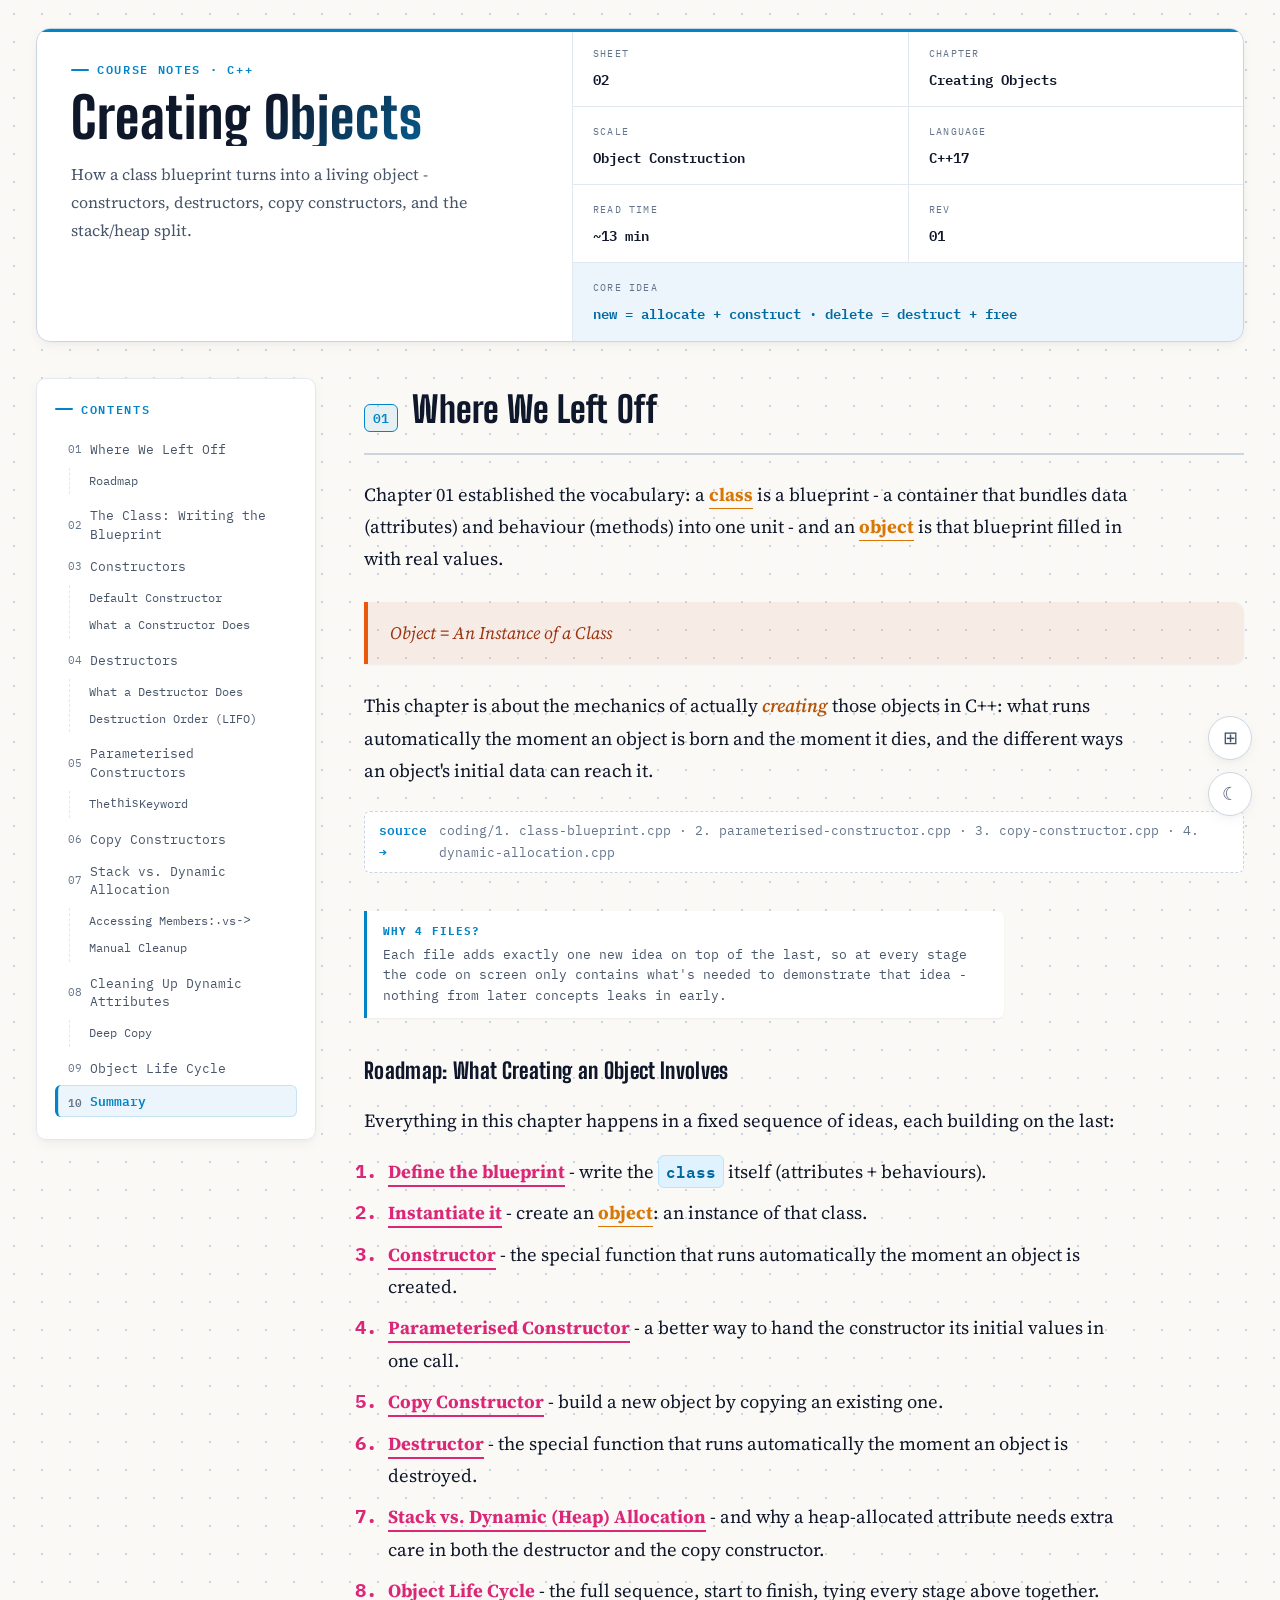
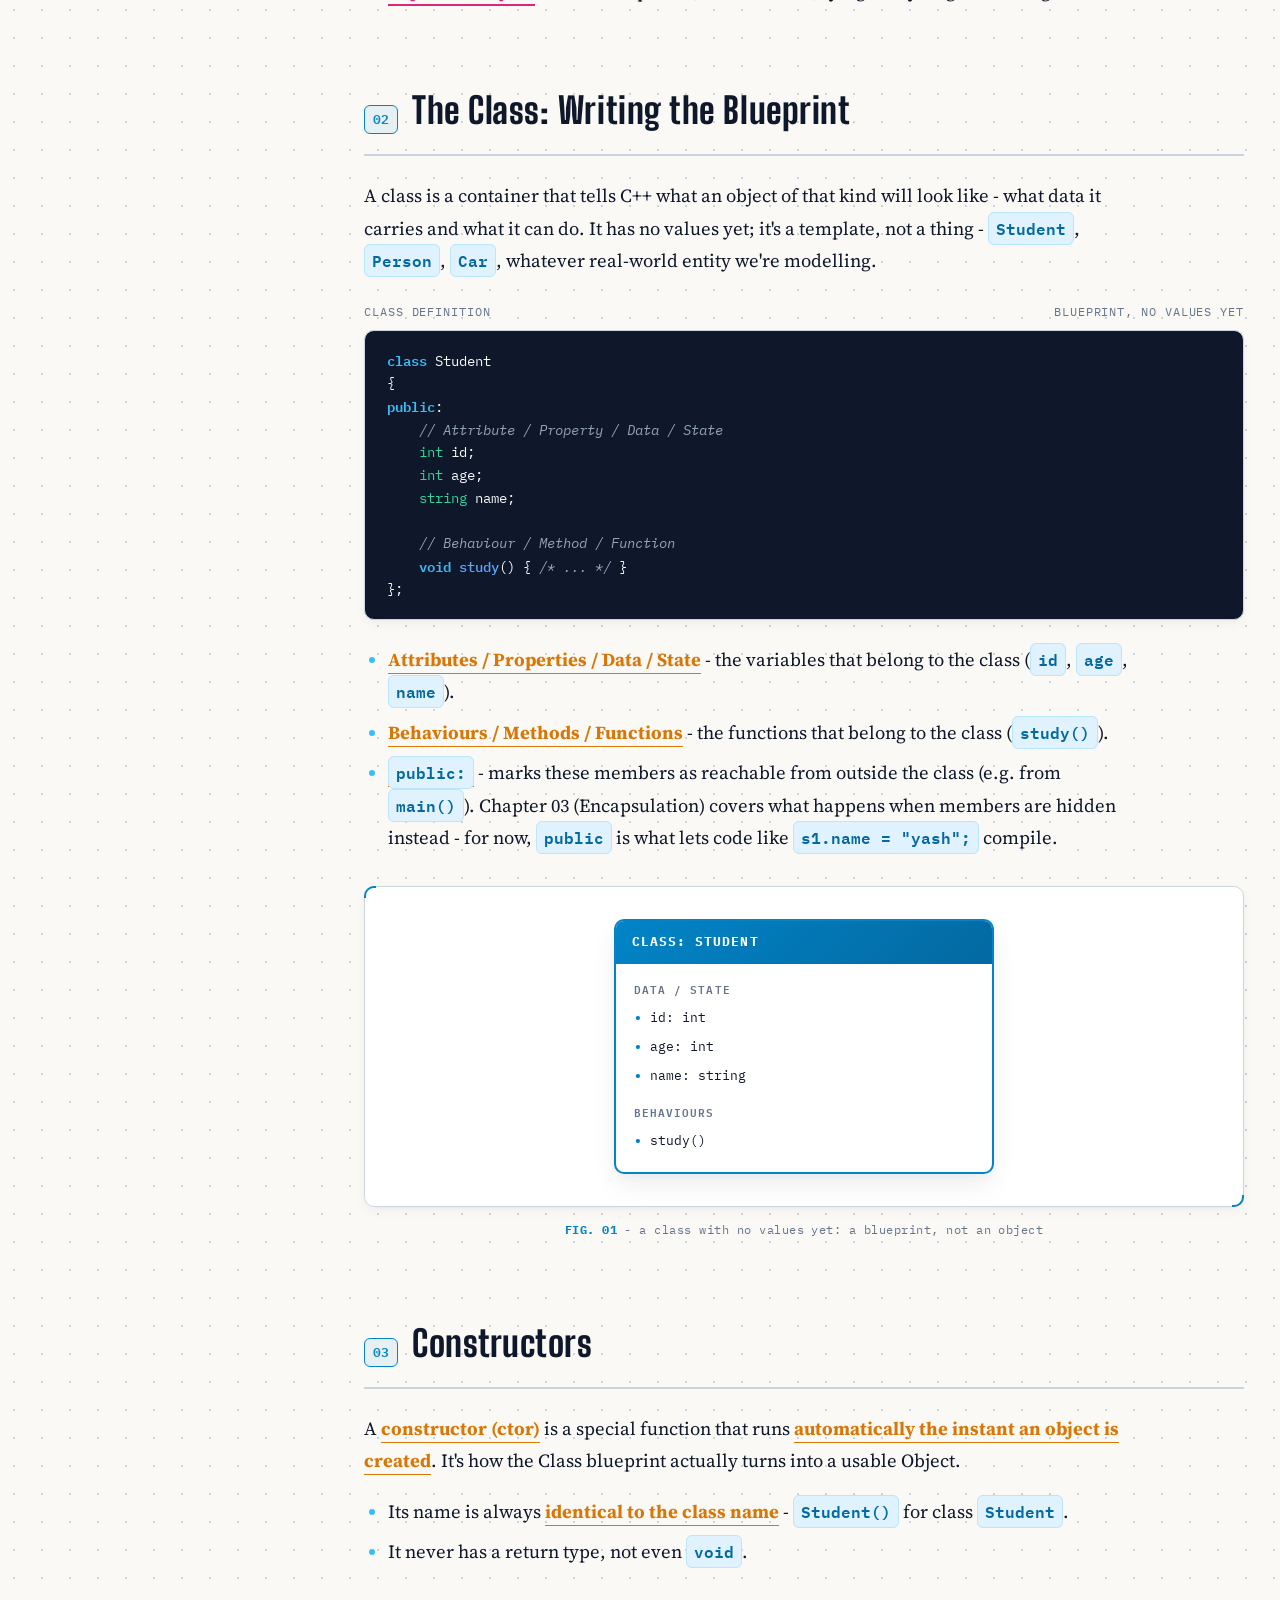
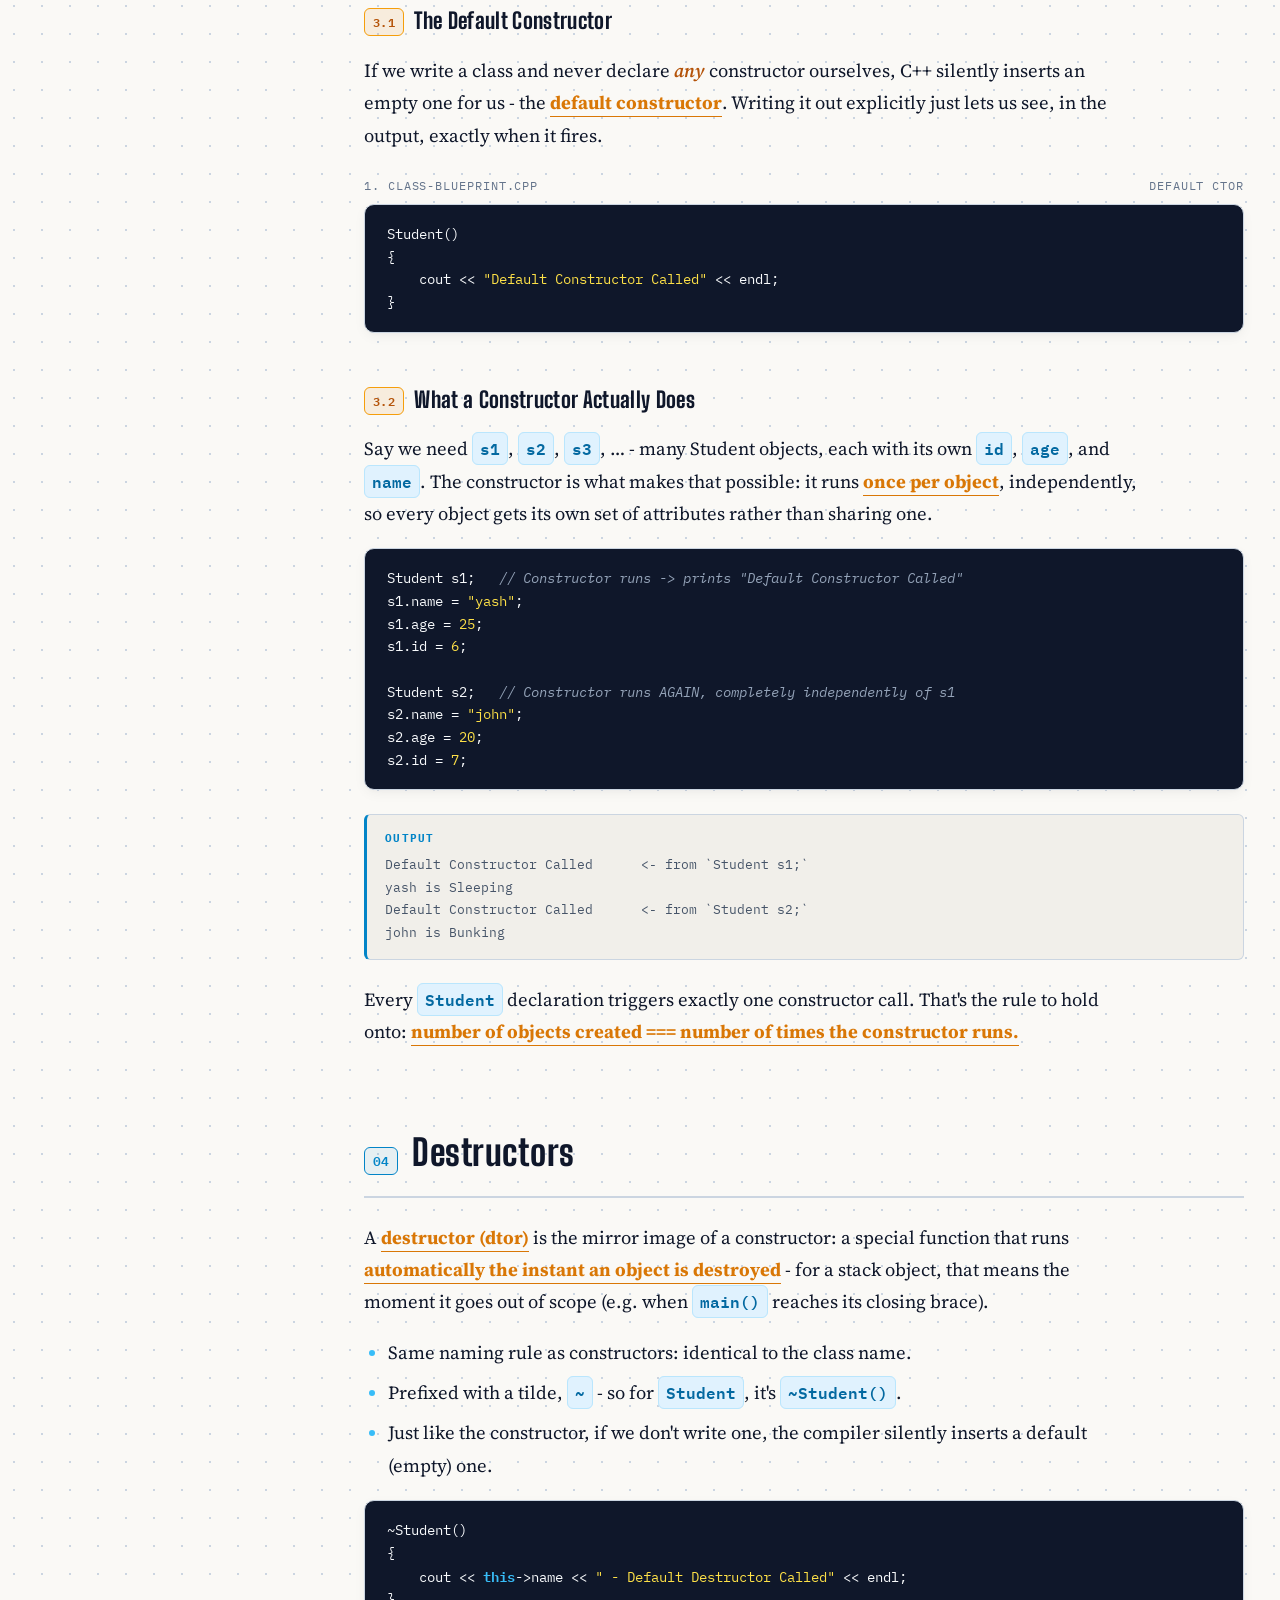
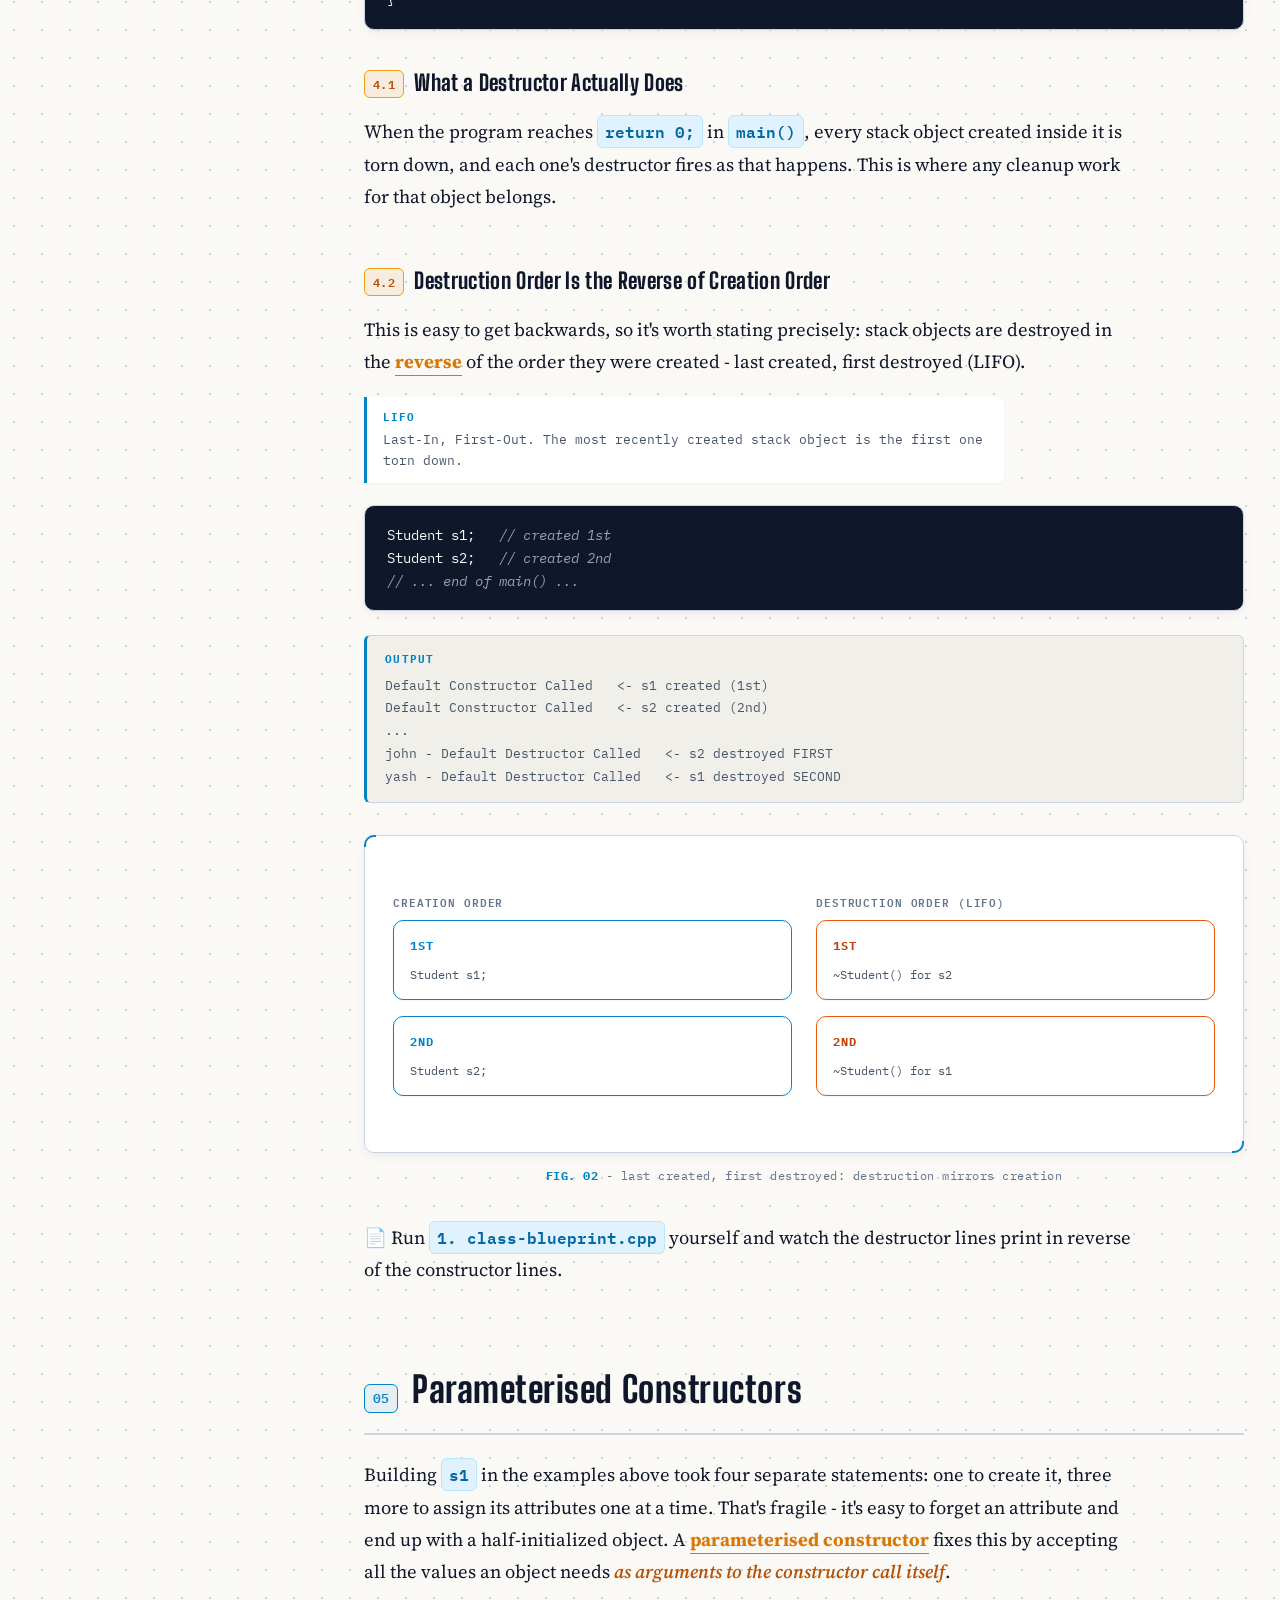
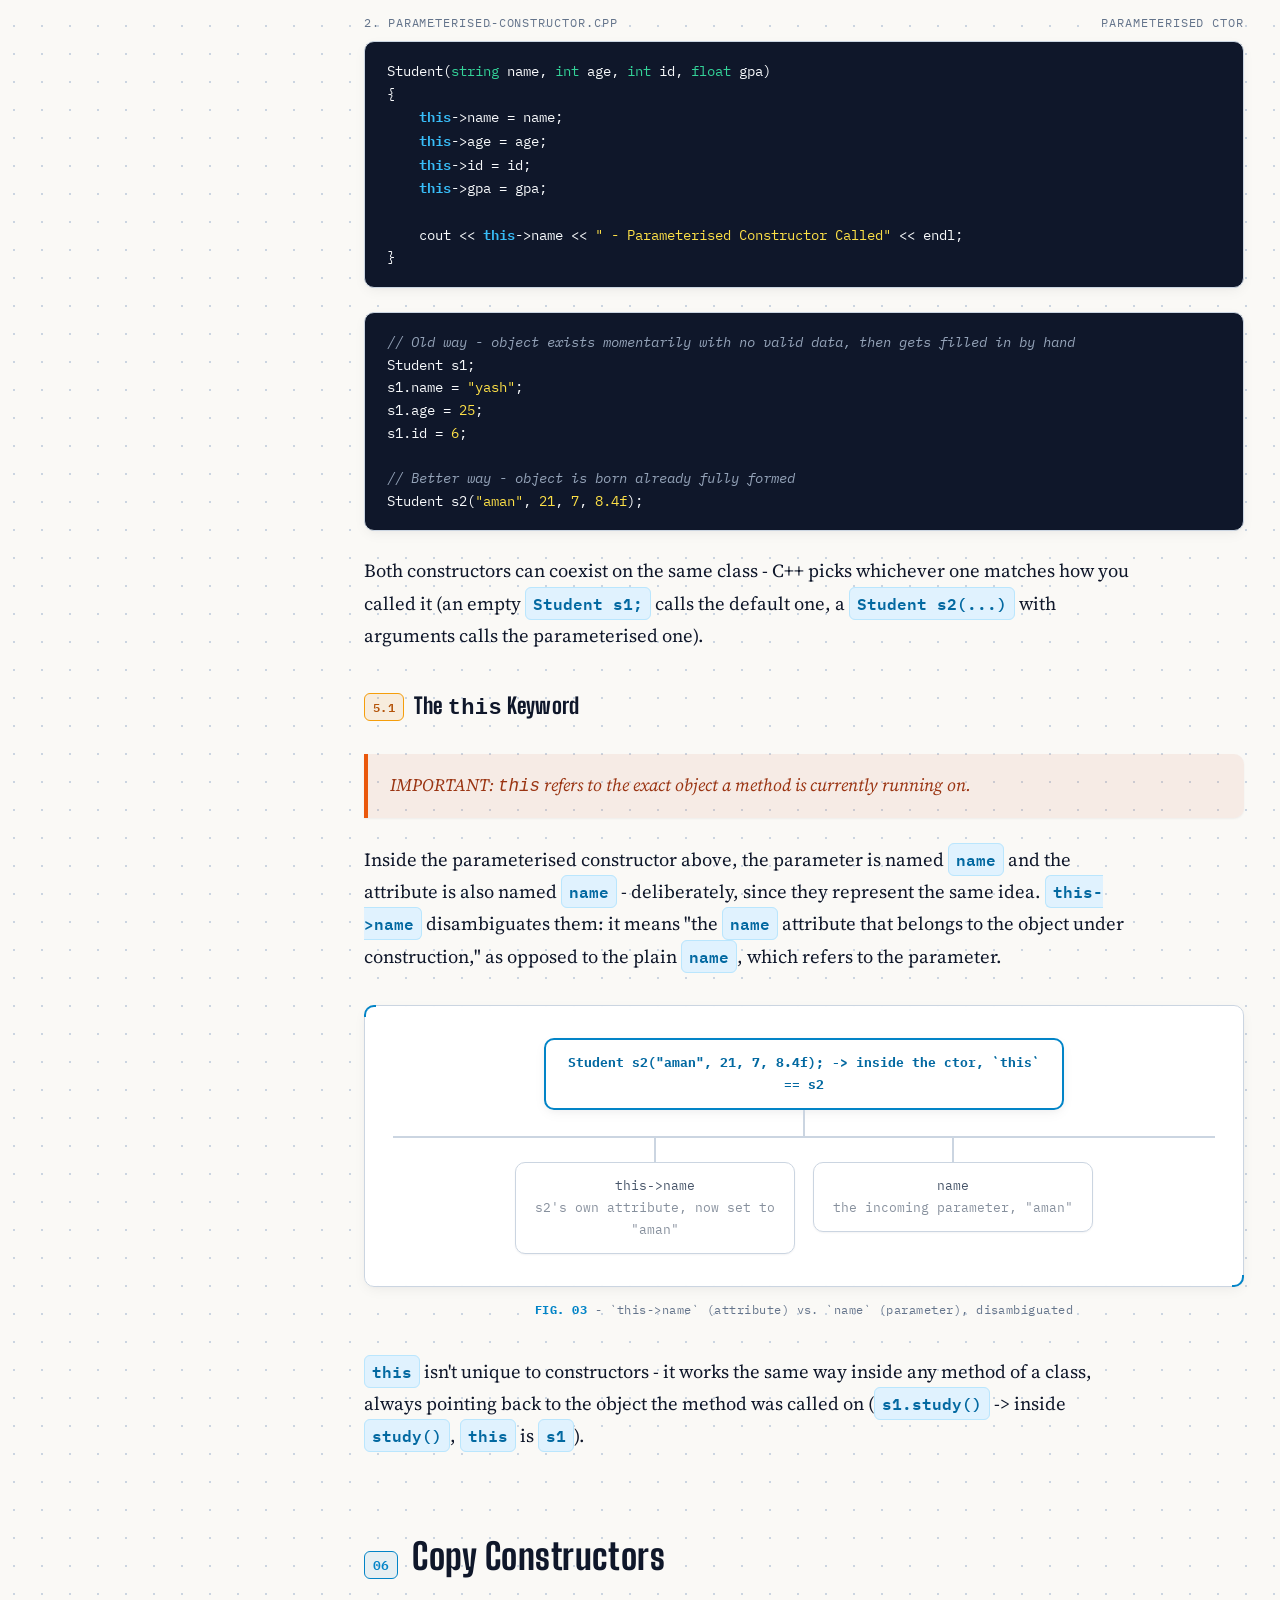
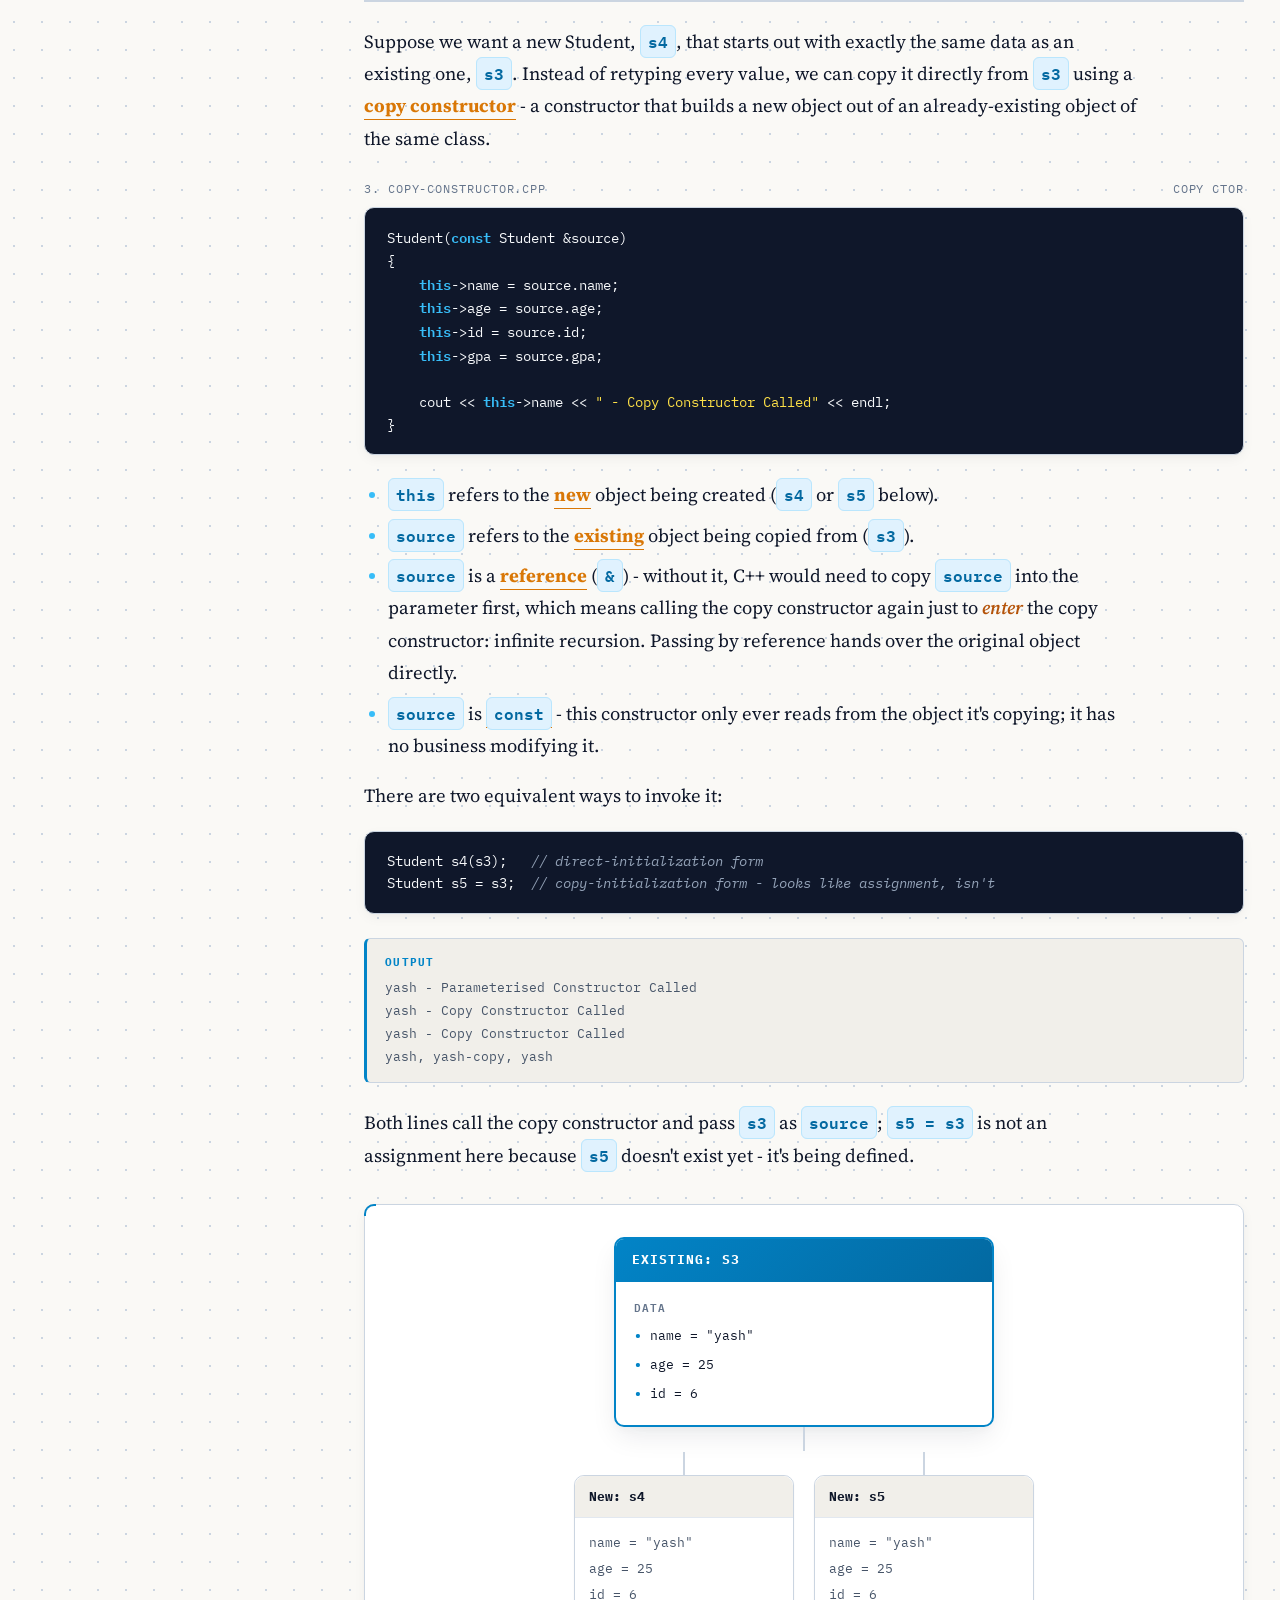
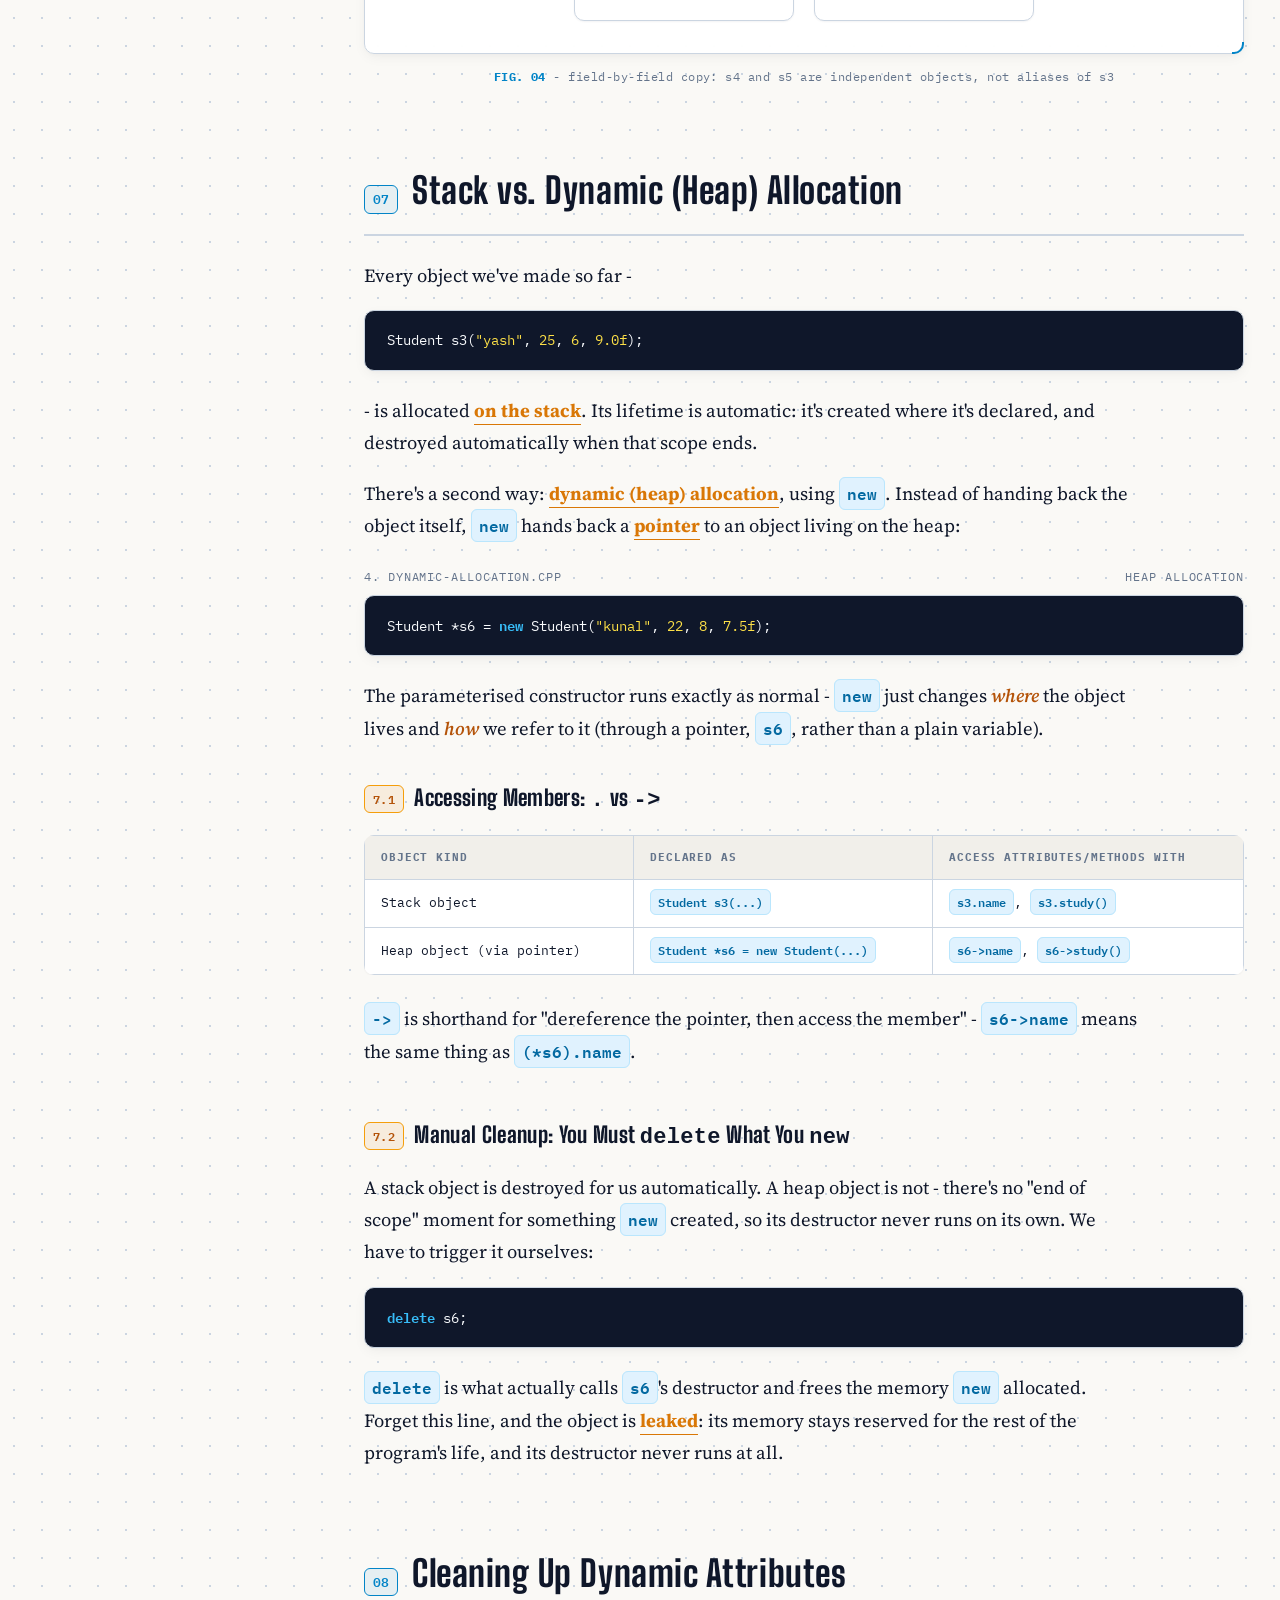
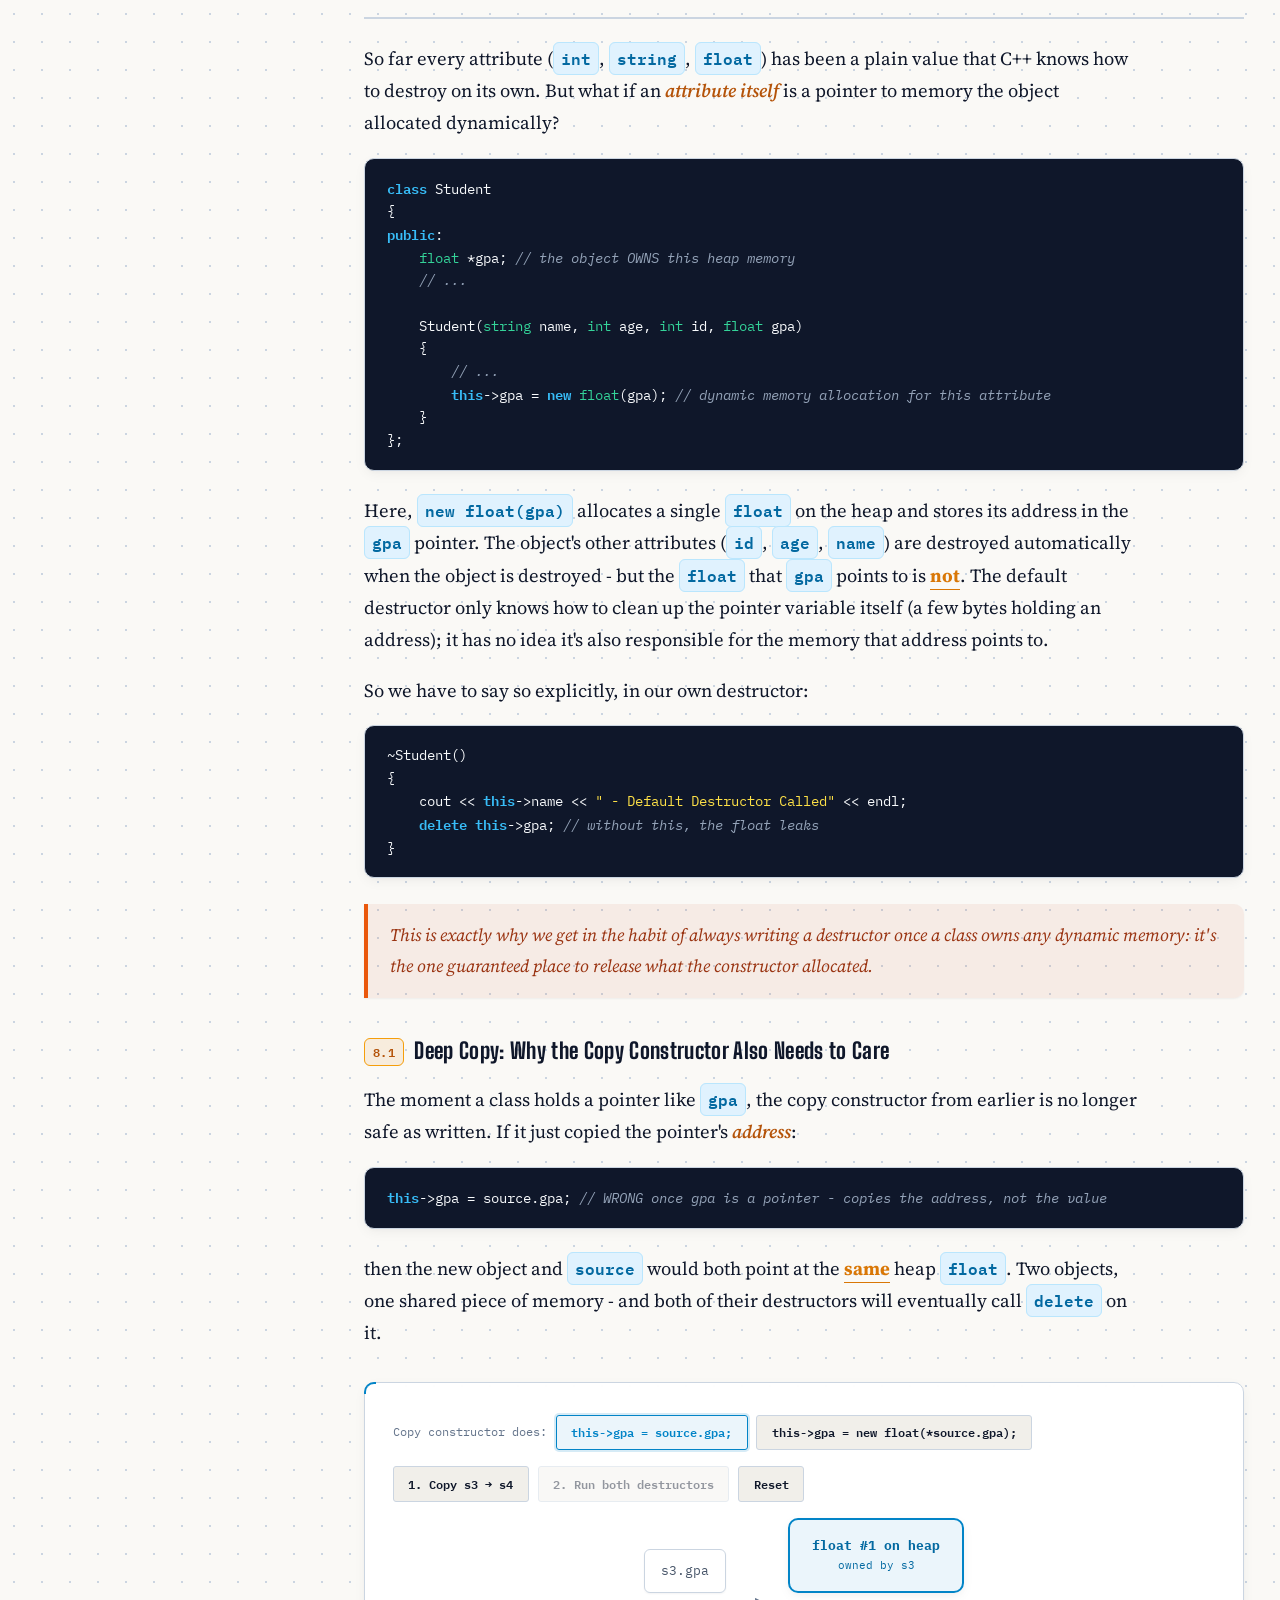
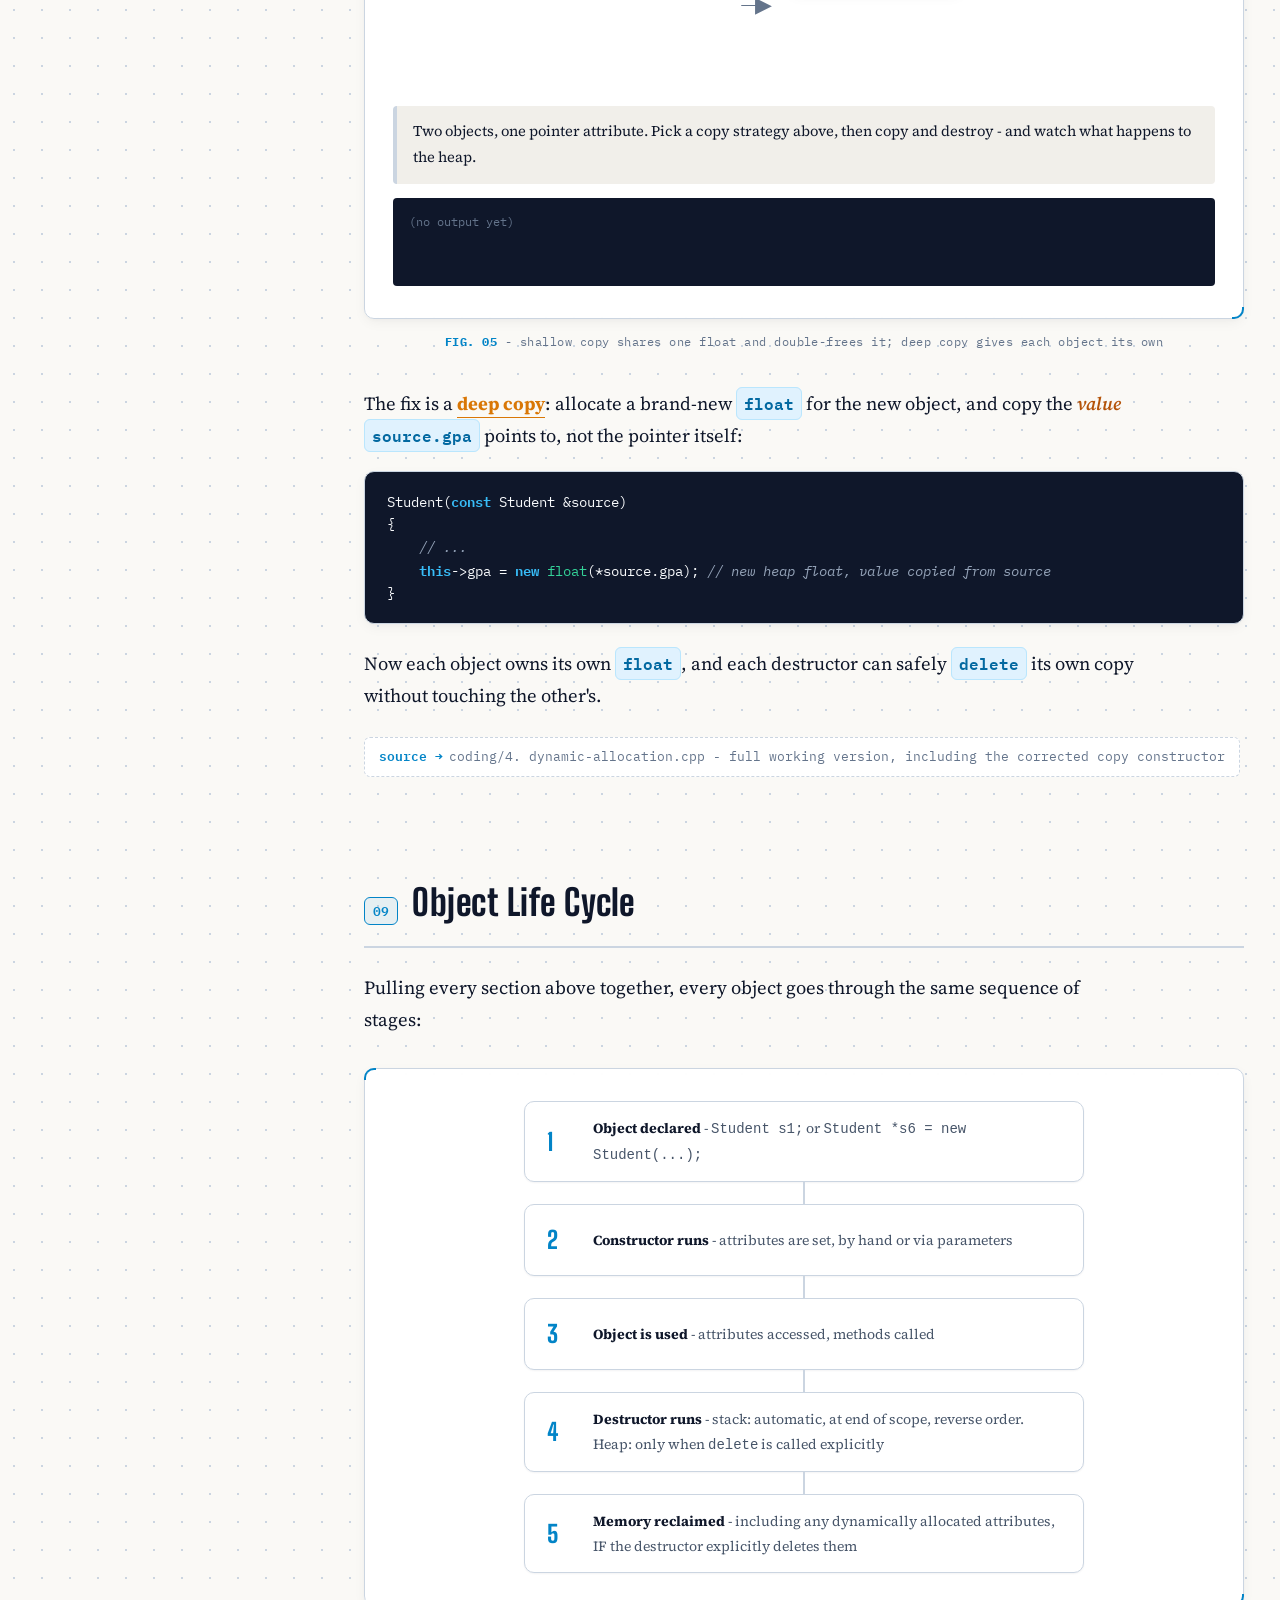
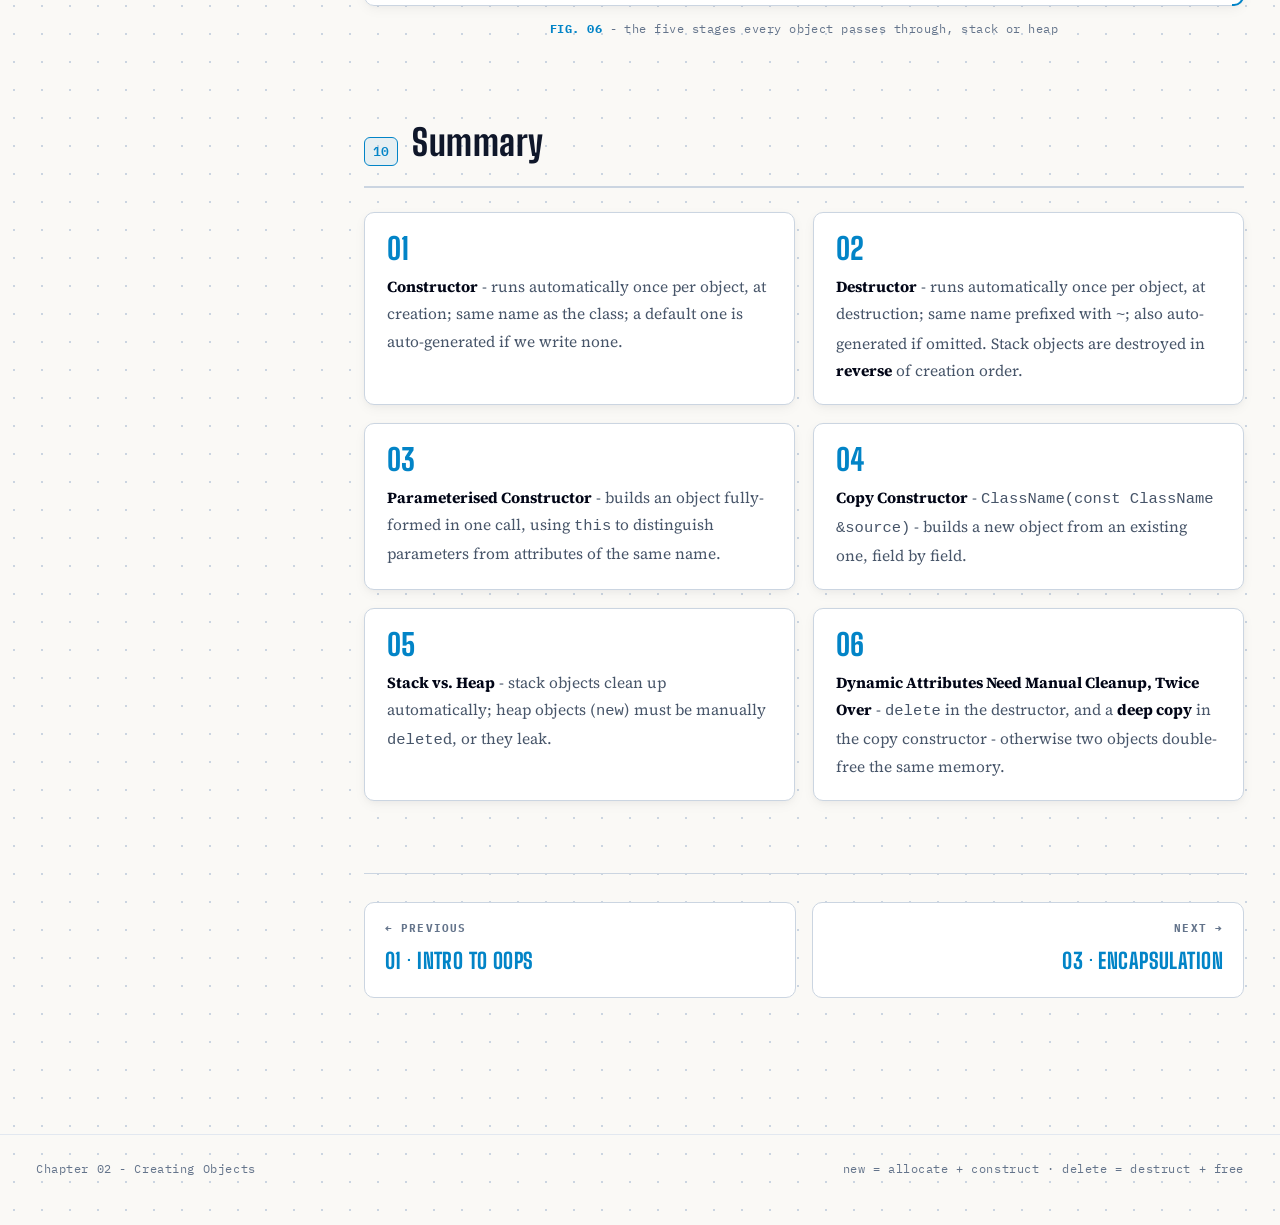
<file: Chapter 02 - Creating Objects/notes/visual notes/index.html>
<!doctype html>
<html lang="en">
<head>
<meta charset="utf-8">
<meta name="viewport" content="width=device-width, initial-scale=1">
<title>Creating Objects - Chapter 02</title>
<meta name="description" content="Visual chapter notes on constructors, destructors, copy constructors, and stack vs. dynamic allocation in C++.">
<link rel="preconnect" href="https://fonts.googleapis.com">
<link rel="preconnect" href="https://fonts.gstatic.com" crossorigin>
<link rel="stylesheet" href="https://fonts.googleapis.com/css2?family=Big+Shoulders+Display:wght@500;700;800;900&family=Source+Serif+4:opsz,wght@8..60,400;8..60,500;8..60,600;8..60,700&family=IBM+Plex+Mono:wght@400;500;600&display=swap">
<link rel="stylesheet" href="style.css">
</head>
<body>
<div class="progress-bar" id="progress-bar"></div>

<div class="titleblock-wrap">
  <div class="titleblock">
    <div class="tb-main">
      <span class="kicker">Course Notes · C++</span>
      <h1>Creating&nbsp;Objects</h1>
      <p>How a class blueprint turns into a living object - constructors, destructors, copy constructors, and the stack/heap split.</p>
    </div>
    <div class="tb-cells" style="grid-column:2/4; grid-template-columns:1fr 1fr;">
      <div class="tb-cell"><span class="lbl">Sheet</span><span class="val">02</span></div>
      <div class="tb-cell"><span class="lbl">Chapter</span><span class="val">Creating Objects</span></div>
      <div class="tb-cell"><span class="lbl">Scale</span><span class="val">Object Construction</span></div>
      <div class="tb-cell"><span class="lbl">Language</span><span class="val">C++17</span></div>
      <div class="tb-cell"><span class="lbl">Read Time</span><span class="val" id="read-time">…</span></div>
      <div class="tb-cell"><span class="lbl">Rev</span><span class="val">01</span></div>
      <div class="tb-cell wide"><span class="lbl">Core Idea</span><span class="val">new = allocate + construct  ·  delete = destruct + free</span></div>
    </div>
  </div>
</div>

<div class="layout">
  <nav class="toc" aria-label="Table of contents">
    <span class="kicker">Contents</span>
    <ol>
      <li><a href="#where-we-left-off"><span class="num">01</span>Where We Left Off</a>
        <ul class="sub">
          <li><a href="#roadmap">Roadmap</a></li>
        </ul>
      </li>
      <li><a href="#the-class"><span class="num">02</span>The Class: Writing the Blueprint</a></li>
      <li><a href="#constructors"><span class="num">03</span>Constructors</a>
        <ul class="sub">
          <li><a href="#default-constructor">Default Constructor</a></li>
          <li><a href="#what-ctor-does">What a Constructor Does</a></li>
        </ul>
      </li>
      <li><a href="#destructors"><span class="num">04</span>Destructors</a>
        <ul class="sub">
          <li><a href="#what-dtor-does">What a Destructor Does</a></li>
          <li><a href="#destruction-order">Destruction Order (LIFO)</a></li>
        </ul>
      </li>
      <li><a href="#parameterised-constructors"><span class="num">05</span>Parameterised Constructors</a>
        <ul class="sub">
          <li><a href="#this-keyword">The <code>this</code> Keyword</a></li>
        </ul>
      </li>
      <li><a href="#copy-constructors"><span class="num">06</span>Copy Constructors</a></li>
      <li><a href="#stack-vs-heap"><span class="num">07</span>Stack vs. Dynamic Allocation</a>
        <ul class="sub">
          <li><a href="#accessing-members">Accessing Members: <code>.</code> vs <code>-&gt;</code></a></li>
          <li><a href="#manual-cleanup">Manual Cleanup</a></li>
        </ul>
      </li>
      <li><a href="#dynamic-attributes"><span class="num">08</span>Cleaning Up Dynamic Attributes</a>
        <ul class="sub">
          <li><a href="#deep-copy">Deep Copy</a></li>
        </ul>
      </li>
      <li><a href="#object-life-cycle"><span class="num">09</span>Object Life Cycle</a></li>
      <li><a href="#summary"><span class="num">10</span>Summary</a></li>
    </ol>
  </nav>

  <main>

    <section id="where-we-left-off">
      <div class="sec-head"><span class="idx">01</span><h2>Where We Left Off</h2></div>
      <div class="prose">
        <p>Chapter 01 established the vocabulary: a <strong>class</strong> is a blueprint - a container that bundles data (attributes) and behaviour (methods) into one unit - and an <strong>object</strong> is that blueprint filled in with real values.</p>
      </div>
      <div class="callout">Object = An Instance of a Class</div>
      <div class="prose">
        <p>This chapter is about the mechanics of actually <em>creating</em> those objects in C++: what runs automatically the moment an object is born and the moment it dies, and the different ways an object's initial data can reach it.</p>
        <div class="ref"><span class="p">source →</span> coding/1. class-blueprint.cpp · 2. parameterised-constructor.cpp · 3. copy-constructor.cpp · 4. dynamic-allocation.cpp</div>
        <aside class="marginnote"><span class="mn-term">Why 4 files?</span>Each file adds exactly one new idea on top of the last, so at every stage the code on screen only contains what's needed to demonstrate that idea - nothing from later concepts leaks in early.</aside>
      </div>

      <h3 id="roadmap">Roadmap: What Creating an Object Involves</h3>
      <div class="prose">
        <p>Everything in this chapter happens in a fixed sequence of ideas, each building on the last:</p>
        <ol>
          <li><strong>Define the blueprint</strong> - write the <code>class</code> itself (attributes + behaviours).</li>
          <li><strong>Instantiate it</strong> - create an <strong>object</strong>: an instance of that class.</li>
          <li><strong>Constructor</strong> - the special function that runs automatically the moment an object is created.</li>
          <li><strong>Parameterised Constructor</strong> - a better way to hand the constructor its initial values in one call.</li>
          <li><strong>Copy Constructor</strong> - build a new object by copying an existing one.</li>
          <li><strong>Destructor</strong> - the special function that runs automatically the moment an object is destroyed.</li>
          <li><strong>Stack vs. Dynamic (Heap) Allocation</strong> - and why a heap-allocated attribute needs extra care in both the destructor and the copy constructor.</li>
          <li><strong>Object Life Cycle</strong> - the full sequence, start to finish, tying every stage above together.</li>
        </ol>
      </div>
    </section>

    <section id="the-class">
      <div class="sec-head"><span class="idx">02</span><h2>The Class: Writing the Blueprint</h2></div>
      <div class="prose">
        <p>A class is a container that tells C++ what an object of that kind will look like - what data it carries and what it can do. It has no values yet; it's a template, not a thing - <code>Student</code>, <code>Person</code>, <code>Car</code>, whatever real-world entity we're modelling.</p>
      </div>
      <div class="codecap"><span>class definition</span><span>blueprint, no values yet</span></div>
      <pre class="code"><code><span class="kw">class</span> Student
{
<span class="kw">public</span>:
    <span class="cm">// Attribute / Property / Data / State</span>
    <span class="ty">int</span> id;
    <span class="ty">int</span> age;
    <span class="ty">string</span> name;

    <span class="cm">// Behaviour / Method / Function</span>
    <span class="kw">void</span> <span class="fn">study</span>() { <span class="cm">/* ... */</span> }
};</code></pre>
      <div class="prose">
        <ul>
          <li><strong>Attributes / Properties / Data / State</strong> - the variables that belong to the class (<code>id</code>, <code>age</code>, <code>name</code>).</li>
          <li><strong>Behaviours / Methods / Functions</strong> - the functions that belong to the class (<code>study()</code>).</li>
          <li><strong><code>public:</code></strong> - marks these members as reachable from outside the class (e.g. from <code>main()</code>). Chapter 03 (Encapsulation) covers what happens when members are hidden instead - for now, <code>public</code> is what lets code like <code>s1.name = "yash";</code> compile.</li>
        </ul>
      </div>

      <figure class="figure">
        <div class="figure-inner">
          <span class="tick tl"></span><span class="tick br"></span>
          <div class="blueprint-card" style="margin:0 auto;">
            <div class="bp-head">Class: Student</div>
            <div class="bp-body">
              <div class="bp-section">
                <span class="bp-label">Data / State</span>
                <ul><li>id: int</li><li>age: int</li><li>name: string</li></ul>
              </div>
              <div class="bp-section">
                <span class="bp-label">Behaviours</span>
                <ul><li>study()</li></ul>
              </div>
            </div>
          </div>
        </div>
        <figcaption><span class="fig-no">FIG. 01</span> - a class with no values yet: a blueprint, not an object</figcaption>
      </figure>
    </section>

    <section id="constructors">
      <div class="sec-head"><span class="idx">03</span><h2>Constructors</h2></div>
      <div class="prose">
        <p>A <strong>constructor (ctor)</strong> is a special function that runs <strong>automatically the instant an object is created</strong>. It's how the Class blueprint actually turns into a usable Object.</p>
        <ul>
          <li>Its name is always <strong>identical to the class name</strong> - <code>Student()</code> for class <code>Student</code>.</li>
          <li>It never has a return type, not even <code>void</code>.</li>
        </ul>
      </div>

      <section class="sub" id="default-constructor">
        <h3><span class="tag">3.1</span>The Default Constructor</h3>
        <div class="prose">
          <p>If we write a class and never declare <em>any</em> constructor ourselves, C++ silently inserts an empty one for us - the <strong>default constructor</strong>. Writing it out explicitly just lets us see, in the output, exactly when it fires.</p>
        </div>
        <div class="codecap"><span>1. class-blueprint.cpp</span><span>default ctor</span></div>
        <pre class="code"><code>Student()
{
    cout &lt;&lt; <span class="str">"Default Constructor Called"</span> &lt;&lt; endl;
}</code></pre>
      </section>

      <section class="sub" id="what-ctor-does">
        <h3><span class="tag">3.2</span>What a Constructor Actually Does</h3>
        <div class="prose">
          <p>Say we need <code>s1</code>, <code>s2</code>, <code>s3</code>, … - many Student objects, each with its own <code>id</code>, <code>age</code>, and <code>name</code>. The constructor is what makes that possible: it runs <strong>once per object</strong>, independently, so every object gets its own set of attributes rather than sharing one.</p>
        </div>
        <pre class="code"><code>Student s1;   <span class="cm">// Constructor runs -&gt; prints "Default Constructor Called"</span>
s1.name = <span class="str">"yash"</span>;
s1.age = <span class="str">25</span>;
s1.id = <span class="str">6</span>;

Student s2;   <span class="cm">// Constructor runs AGAIN, completely independently of s1</span>
s2.name = <span class="str">"john"</span>;
s2.age = <span class="str">20</span>;
s2.id = <span class="str">7</span>;</code></pre>
        <div class="out">Default Constructor Called      <- from `Student s1;`
yash is Sleeping
Default Constructor Called      <- from `Student s2;`
john is Bunking</div>
        <div class="prose"><p>Every <code>Student</code> declaration triggers exactly one constructor call. That's the rule to hold onto: <strong>number of objects created === number of times the constructor runs.</strong></p></div>
      </section>
    </section>

    <section id="destructors">
      <div class="sec-head"><span class="idx">04</span><h2>Destructors</h2></div>
      <div class="prose">
        <p>A <strong>destructor (dtor)</strong> is the mirror image of a constructor: a special function that runs <strong>automatically the instant an object is destroyed</strong> - for a stack object, that means the moment it goes out of scope (e.g. when <code>main()</code> reaches its closing brace).</p>
        <ul>
          <li>Same naming rule as constructors: identical to the class name.</li>
          <li>Prefixed with a tilde, <code>~</code> - so for <code>Student</code>, it's <code>~Student()</code>.</li>
          <li>Just like the constructor, if we don't write one, the compiler silently inserts a default (empty) one.</li>
        </ul>
      </div>
      <pre class="code"><code>~Student()
{
    cout &lt;&lt; <span class="kw">this</span>-&gt;name &lt;&lt; <span class="str">" - Default Destructor Called"</span> &lt;&lt; endl;
}</code></pre>

      <section class="sub" id="what-dtor-does">
        <h3><span class="tag">4.1</span>What a Destructor Actually Does</h3>
        <div class="prose"><p>When the program reaches <code>return 0;</code> in <code>main()</code>, every stack object created inside it is torn down, and each one's destructor fires as that happens. This is where any cleanup work for that object belongs.</p></div>
      </section>

      <section class="sub" id="destruction-order">
        <h3><span class="tag">4.2</span>Destruction Order Is the Reverse of Creation Order</h3>
        <div class="prose">
          <p>This is easy to get backwards, so it's worth stating precisely: stack objects are destroyed in the <strong>reverse</strong> of the order they were created - last created, first destroyed (LIFO).</p>
        </div>
        <aside class="marginnote"><span class="mn-term">LIFO</span>Last-In, First-Out. The most recently created stack object is the first one torn down.</aside>
        <pre class="code"><code>Student s1;   <span class="cm">// created 1st</span>
Student s2;   <span class="cm">// created 2nd</span>
<span class="cm">// ... end of main() ...</span></code></pre>
        <div class="out">Default Constructor Called   <- s1 created (1st)
Default Constructor Called   <- s2 created (2nd)
...
john - Default Destructor Called   <- s2 destroyed FIRST
yash - Default Destructor Called   <- s1 destroyed SECOND</div>

        <figure class="figure">
          <div class="figure-inner">
            <span class="tick tl"></span><span class="tick br"></span>
            <div class="compare-grid">
              <div>
                <div class="compare-cap">Creation Order</div>
                <div class="bounded-pair">
                  <div class="bounded-box"><h6>1st</h6><p>Student s1;</p></div>
                  <div class="bounded-box"><h6>2nd</h6><p>Student s2;</p></div>
                </div>
              </div>
              <div>
                <div class="compare-cap">Destruction Order (LIFO)</div>
                <div class="bounded-pair">
                  <div class="bounded-box teacher"><h6>1st</h6><p>~Student() for s2</p></div>
                  <div class="bounded-box teacher"><h6>2nd</h6><p>~Student() for s1</p></div>
                </div>
              </div>
            </div>
          </div>
          <figcaption><span class="fig-no">FIG. 02</span> - last created, first destroyed: destruction mirrors creation</figcaption>
        </figure>

        <div class="prose"><p>📄 Run <code>1. class-blueprint.cpp</code> yourself and watch the destructor lines print in reverse of the constructor lines.</p></div>
      </section>
    </section>

    <section id="parameterised-constructors">
      <div class="sec-head"><span class="idx">05</span><h2>Parameterised Constructors</h2></div>
      <div class="prose">
        <p>Building <code>s1</code> in the examples above took four separate statements: one to create it, three more to assign its attributes one at a time. That's fragile - it's easy to forget an attribute and end up with a half-initialized object. A <strong>parameterised constructor</strong> fixes this by accepting all the values an object needs <em>as arguments to the constructor call itself</em>.</p>
      </div>
      <div class="codecap"><span>2. parameterised-constructor.cpp</span><span>parameterised ctor</span></div>
      <pre class="code"><code>Student(<span class="ty">string</span> name, <span class="ty">int</span> age, <span class="ty">int</span> id, <span class="ty">float</span> gpa)
{
    <span class="kw">this</span>-&gt;name = name;
    <span class="kw">this</span>-&gt;age = age;
    <span class="kw">this</span>-&gt;id = id;
    <span class="kw">this</span>-&gt;gpa = gpa;

    cout &lt;&lt; <span class="kw">this</span>-&gt;name &lt;&lt; <span class="str">" - Parameterised Constructor Called"</span> &lt;&lt; endl;
}</code></pre>
      <pre class="code"><code><span class="cm">// Old way - object exists momentarily with no valid data, then gets filled in by hand</span>
Student s1;
s1.name = <span class="str">"yash"</span>;
s1.age = <span class="str">25</span>;
s1.id = <span class="str">6</span>;

<span class="cm">// Better way - object is born already fully formed</span>
Student s2(<span class="str">"aman"</span>, <span class="str">21</span>, <span class="str">7</span>, <span class="str">8.4f</span>);</code></pre>
      <div class="prose"><p>Both constructors can coexist on the same class - C++ picks whichever one matches how you called it (an empty <code>Student s1;</code> calls the default one, a <code>Student s2(...)</code> with arguments calls the parameterised one).</p></div>

      <section class="sub" id="this-keyword">
        <h3><span class="tag">5.1</span>The <code>this</code> Keyword</h3>
        <div class="callout">IMPORTANT: <code>this</code> refers to the exact object a method is currently running on.</div>
        <div class="prose">
          <p>Inside the parameterised constructor above, the parameter is named <code>name</code> and the attribute is also named <code>name</code> - deliberately, since they represent the same idea. <code>this-&gt;name</code> disambiguates them: it means "the <code>name</code> attribute that belongs to the object under construction," as opposed to the plain <code>name</code>, which refers to the parameter.</p>
        </div>

        <figure class="figure">
          <div class="figure-inner">
            <span class="tick tl"></span><span class="tick br"></span>
            <div class="fan-wrap">
              <div class="node root">Student s2("aman", 21, 7, 8.4f);  -&gt;  inside the ctor, `this` == s2</div>
              <div class="stem"></div>
              <div class="fan-row">
                <div class="fan-item"><div class="node">this-&gt;name<br><span style="opacity:.65">s2's own attribute, now set to "aman"</span></div></div>
                <div class="fan-item"><div class="node">name<br><span style="opacity:.65">the incoming parameter, "aman"</span></div></div>
              </div>
            </div>
          </div>
          <figcaption><span class="fig-no">FIG. 03</span> - `this->name` (attribute) vs. `name` (parameter), disambiguated</figcaption>
        </figure>

        <div class="prose"><p><code>this</code> isn't unique to constructors - it works the same way inside any method of a class, always pointing back to the object the method was called on (<code>s1.study()</code> -&gt; inside <code>study()</code>, <code>this</code> is <code>s1</code>).</p></div>
      </section>
    </section>

    <section id="copy-constructors">
      <div class="sec-head"><span class="idx">06</span><h2>Copy Constructors</h2></div>
      <div class="prose">
        <p>Suppose we want a new Student, <code>s4</code>, that starts out with exactly the same data as an existing one, <code>s3</code>. Instead of retyping every value, we can copy it directly from <code>s3</code> using a <strong>copy constructor</strong> - a constructor that builds a new object out of an already-existing object of the same class.</p>
      </div>
      <div class="codecap"><span>3. copy-constructor.cpp</span><span>copy ctor</span></div>
      <pre class="code"><code>Student(<span class="kw">const</span> Student &amp;source)
{
    <span class="kw">this</span>-&gt;name = source.name;
    <span class="kw">this</span>-&gt;age = source.age;
    <span class="kw">this</span>-&gt;id = source.id;
    <span class="kw">this</span>-&gt;gpa = source.gpa;

    cout &lt;&lt; <span class="kw">this</span>-&gt;name &lt;&lt; <span class="str">" - Copy Constructor Called"</span> &lt;&lt; endl;
}</code></pre>
      <div class="prose">
        <ul>
          <li><code>this</code> refers to the <strong>new</strong> object being created (<code>s4</code> or <code>s5</code> below).</li>
          <li><code>source</code> refers to the <strong>existing</strong> object being copied from (<code>s3</code>).</li>
          <li><code>source</code> is a <strong>reference</strong> (<code>&amp;</code>) - without it, C++ would need to copy <code>source</code> into the parameter first, which means calling the copy constructor again just to <em>enter</em> the copy constructor: infinite recursion. Passing by reference hands over the original object directly.</li>
          <li><code>source</code> is <strong><code>const</code></strong> - this constructor only ever reads from the object it's copying; it has no business modifying it.</li>
        </ul>
        <p>There are two equivalent ways to invoke it:</p>
      </div>
      <pre class="code"><code>Student s4(s3);   <span class="cm">// direct-initialization form</span>
Student s5 = s3;  <span class="cm">// copy-initialization form - looks like assignment, isn't</span></code></pre>
      <div class="out">yash - Parameterised Constructor Called
yash - Copy Constructor Called
yash - Copy Constructor Called
yash, yash-copy, yash</div>
      <div class="prose"><p>Both lines call the copy constructor and pass <code>s3</code> as <code>source</code>; <code>s5 = s3</code> is not an assignment here because <code>s5</code> doesn't exist yet - it's being defined.</p></div>

      <figure class="figure">
        <div class="figure-inner">
          <span class="tick tl"></span><span class="tick br"></span>
          <div class="class-fan">
            <div class="blueprint-card">
              <div class="bp-head">Existing: s3</div>
              <div class="bp-body">
                <div class="bp-section">
                  <span class="bp-label">Data</span>
                  <ul><li>name = "yash"</li><li>age = 25</li><li>id = 6</li></ul>
                </div>
              </div>
            </div>
            <div class="instance-stems"><div class="stem"></div></div>
            <div class="instance-row">
              <div class="instance-card">
                <div class="ic-head">New: s4</div>
                <div class="ic-body"><div>name = "yash"</div><div>age = 25</div><div>id = 6</div></div>
              </div>
              <div class="instance-card">
                <div class="ic-head">New: s5</div>
                <div class="ic-body"><div>name = "yash"</div><div>age = 25</div><div>id = 6</div></div>
              </div>
            </div>
          </div>
        </div>
        <figcaption><span class="fig-no">FIG. 04</span> - field-by-field copy: s4 and s5 are independent objects, not aliases of s3</figcaption>
      </figure>
    </section>

    <section id="stack-vs-heap">
      <div class="sec-head"><span class="idx">07</span><h2>Stack vs. Dynamic (Heap) Allocation</h2></div>
      <div class="prose">
        <p>Every object we've made so far -</p>
      </div>
      <pre class="code"><code>Student s3(<span class="str">"yash"</span>, <span class="str">25</span>, <span class="str">6</span>, <span class="str">9.0f</span>);</code></pre>
      <div class="prose">
        <p>- is allocated <strong>on the stack</strong>. Its lifetime is automatic: it's created where it's declared, and destroyed automatically when that scope ends.</p>
        <p>There's a second way: <strong>dynamic (heap) allocation</strong>, using <code>new</code>. Instead of handing back the object itself, <code>new</code> hands back a <strong>pointer</strong> to an object living on the heap:</p>
      </div>
      <div class="codecap"><span>4. dynamic-allocation.cpp</span><span>heap allocation</span></div>
      <pre class="code"><code>Student *s6 = <span class="kw">new</span> Student(<span class="str">"kunal"</span>, <span class="str">22</span>, <span class="str">8</span>, <span class="str">7.5f</span>);</code></pre>
      <div class="prose"><p>The parameterised constructor runs exactly as normal - <code>new</code> just changes <em>where</em> the object lives and <em>how</em> we refer to it (through a pointer, <code>s6</code>, rather than a plain variable).</p></div>

      <section class="sub" id="accessing-members">
        <h3><span class="tag">7.1</span>Accessing Members: <code>.</code> vs <code>-&gt;</code></h3>
        <div class="table-scroll">
          <table class="access-table">
            <thead><tr><th>Object kind</th><th>Declared as</th><th>Access attributes/methods with</th></tr></thead>
            <tbody>
              <tr><td>Stack object</td><td><code>Student s3(...)</code></td><td><code>s3.name</code>, <code>s3.study()</code></td></tr>
              <tr><td>Heap object (via pointer)</td><td><code>Student *s6 = new Student(...)</code></td><td><code>s6-&gt;name</code>, <code>s6-&gt;study()</code></td></tr>
            </tbody>
          </table>
        </div>
        <div class="prose"><p><code>-&gt;</code> is shorthand for "dereference the pointer, then access the member" - <code>s6-&gt;name</code> means the same thing as <code>(*s6).name</code>.</p></div>
      </section>

      <section class="sub" id="manual-cleanup">
        <h3><span class="tag">7.2</span>Manual Cleanup: You Must <code>delete</code> What You <code>new</code></h3>
        <div class="prose">
          <p>A stack object is destroyed for us automatically. A heap object is not - there's no "end of scope" moment for something <code>new</code> created, so its destructor never runs on its own. We have to trigger it ourselves:</p>
        </div>
        <pre class="code"><code><span class="kw">delete</span> s6;</code></pre>
        <div class="prose"><p><code>delete</code> is what actually calls <code>s6</code>'s destructor and frees the memory <code>new</code> allocated. Forget this line, and the object is <strong>leaked</strong>: its memory stays reserved for the rest of the program's life, and its destructor never runs at all.</p></div>
      </section>
    </section>

    <section id="dynamic-attributes">
      <div class="sec-head"><span class="idx">08</span><h2>Cleaning Up Dynamic Attributes</h2></div>
      <div class="prose">
        <p>So far every attribute (<code>int</code>, <code>string</code>, <code>float</code>) has been a plain value that C++ knows how to destroy on its own. But what if an <em>attribute itself</em> is a pointer to memory the object allocated dynamically?</p>
      </div>
      <pre class="code"><code><span class="kw">class</span> Student
{
<span class="kw">public</span>:
    <span class="ty">float</span> *gpa; <span class="cm">// the object OWNS this heap memory</span>
    <span class="cm">// ...</span>

    Student(<span class="ty">string</span> name, <span class="ty">int</span> age, <span class="ty">int</span> id, <span class="ty">float</span> gpa)
    {
        <span class="cm">// ...</span>
        <span class="kw">this</span>-&gt;gpa = <span class="kw">new</span> <span class="ty">float</span>(gpa); <span class="cm">// dynamic memory allocation for this attribute</span>
    }
};</code></pre>
      <div class="prose">
        <p>Here, <code>new float(gpa)</code> allocates a single <code>float</code> on the heap and stores its address in the <code>gpa</code> pointer. The object's other attributes (<code>id</code>, <code>age</code>, <code>name</code>) are destroyed automatically when the object is destroyed - but the <code>float</code> that <code>gpa</code> points to is <strong>not</strong>. The default destructor only knows how to clean up the pointer variable itself (a few bytes holding an address); it has no idea it's also responsible for the memory that address points to.</p>
        <p>So we have to say so explicitly, in our own destructor:</p>
      </div>
      <pre class="code"><code>~Student()
{
    cout &lt;&lt; <span class="kw">this</span>-&gt;name &lt;&lt; <span class="str">" - Default Destructor Called"</span> &lt;&lt; endl;
    <span class="kw">delete</span> <span class="kw">this</span>-&gt;gpa; <span class="cm">// without this, the float leaks</span>
}</code></pre>
      <div class="callout">This is exactly why we get in the habit of always writing a destructor once a class owns any dynamic memory: it's the one guaranteed place to release what the constructor allocated.</div>

      <section class="sub" id="deep-copy">
        <h3><span class="tag">8.1</span>Deep Copy: Why the Copy Constructor Also Needs to Care</h3>
        <div class="prose">
          <p>The moment a class holds a pointer like <code>gpa</code>, the copy constructor from earlier is no longer safe as written. If it just copied the pointer's <em>address</em>:</p>
        </div>
        <pre class="code"><code><span class="kw">this</span>-&gt;gpa = source.gpa; <span class="cm">// WRONG once gpa is a pointer - copies the address, not the value</span></code></pre>
        <div class="prose"><p>then the new object and <code>source</code> would both point at the <strong>same</strong> heap <code>float</code>. Two objects, one shared piece of memory - and both of their destructors will eventually call <code>delete</code> on it.</p></div>

        <figure class="figure" id="copy-sim">
          <div class="figure-inner">
            <span class="tick tl"></span><span class="tick br"></span>

            <div class="sim-controls">
              <span class="sim-note">Copy constructor does:</span>
              <button type="button" class="sim-btn sel" data-mode="shallow">this-&gt;gpa = source.gpa;</button>
              <button type="button" class="sim-btn" data-mode="deep">this-&gt;gpa = new float(*source.gpa);</button>
            </div>
            <div class="sim-controls">
              <button type="button" class="sim-btn" id="sim-copy">1. Copy s3 &rarr; s4</button>
              <button type="button" class="sim-btn" id="sim-destroy" disabled>2. Run both destructors</button>
              <button type="button" class="sim-btn" id="sim-reset">Reset</button>
            </div>

            <div class="ptr-diagram sim-stage">
              <div class="ptr-scenario">
                <div class="ptr-row">
                  <div class="ptr-col">
                    <div class="ptr-box">s3.gpa</div>
                    <div class="ptr-box" id="sim-s4" style="visibility:hidden;">s4.gpa</div>
                  </div>
                  <div class="ptr-arrow" id="sim-arrow">&#9472;&#9654;</div>
                  <div class="ptr-col">
                    <div class="heap-box" id="sim-heap1">float #1 on heap<br><span style="font-weight:400;font-size:11px;" id="sim-heap1-sub">owned by s3</span></div>
                    <div class="heap-box" id="sim-heap2" style="visibility:hidden;">float #2 on heap<br><span style="font-weight:400;font-size:11px;">owned by s4</span></div>
                  </div>
                </div>
              </div>
            </div>

            <div class="sim-verdict" id="sim-verdict">
              Two objects, one pointer attribute. Pick a copy strategy above, then copy and destroy - and watch what happens to the heap.
            </div>

            <div class="sim-log" id="sim-log"><span class="sl dim">(no output yet)</span></div>
          </div>
          <figcaption><span class="fig-no">FIG. 05</span> - shallow copy shares one float and double-frees it; deep copy gives each object its own</figcaption>
        </figure>

        <div class="prose"><p>The fix is a <strong>deep copy</strong>: allocate a brand-new <code>float</code> for the new object, and copy the <em>value</em> <code>source.gpa</code> points to, not the pointer itself:</p></div>
        <pre class="code"><code>Student(<span class="kw">const</span> Student &amp;source)
{
    <span class="cm">// ...</span>
    <span class="kw">this</span>-&gt;gpa = <span class="kw">new</span> <span class="ty">float</span>(*source.gpa); <span class="cm">// new heap float, value copied from source</span>
}</code></pre>
        <div class="prose"><p>Now each object owns its own <code>float</code>, and each destructor can safely <code>delete</code> its own copy without touching the other's.</p></div>
        <div class="ref"><span class="p">source →</span> coding/4. dynamic-allocation.cpp - full working version, including the corrected copy constructor</div>
      </section>
    </section>

    <section id="object-life-cycle">
      <div class="sec-head"><span class="idx">09</span><h2>Object Life Cycle</h2></div>
      <div class="prose"><p>Pulling every section above together, every object goes through the same sequence of stages:</p></div>

      <figure class="figure">
        <div class="figure-inner">
          <span class="tick tl"></span><span class="tick br"></span>
          <div class="lifecycle">
            <div class="lc-step"><span class="lc-n">1</span><p><strong>Object declared</strong> - <code>Student s1;</code> or <code>Student *s6 = new Student(...);</code></p></div>
            <div class="lc-stem"></div>
            <div class="lc-step"><span class="lc-n">2</span><p><strong>Constructor runs</strong> - attributes are set, by hand or via parameters</p></div>
            <div class="lc-stem"></div>
            <div class="lc-step"><span class="lc-n">3</span><p><strong>Object is used</strong> - attributes accessed, methods called</p></div>
            <div class="lc-stem"></div>
            <div class="lc-step"><span class="lc-n">4</span><p><strong>Destructor runs</strong> - stack: automatic, at end of scope, reverse order. Heap: only when <code>delete</code> is called explicitly</p></div>
            <div class="lc-stem"></div>
            <div class="lc-step"><span class="lc-n">5</span><p><strong>Memory reclaimed</strong> - including any dynamically allocated attributes, IF the destructor explicitly deletes them</p></div>
          </div>
        </div>
        <figcaption><span class="fig-no">FIG. 06</span> - the five stages every object passes through, stack or heap</figcaption>
      </figure>
    </section>

    <section id="summary">
      <div class="sec-head"><span class="idx">10</span><h2>Summary</h2></div>
      <div class="summary-grid">
        <div class="summary-card"><div class="n">01</div><p><strong>Constructor</strong> - runs automatically once per object, at creation; same name as the class; a default one is auto-generated if we write none.</p></div>
        <div class="summary-card"><div class="n">02</div><p><strong>Destructor</strong> - runs automatically once per object, at destruction; same name prefixed with <code>~</code>; also auto-generated if omitted. Stack objects are destroyed in <strong>reverse</strong> of creation order.</p></div>
        <div class="summary-card"><div class="n">03</div><p><strong>Parameterised Constructor</strong> - builds an object fully-formed in one call, using <code>this</code> to distinguish parameters from attributes of the same name.</p></div>
        <div class="summary-card"><div class="n">04</div><p><strong>Copy Constructor</strong> - <code>ClassName(const ClassName &amp;source)</code> - builds a new object from an existing one, field by field.</p></div>
        <div class="summary-card"><div class="n">05</div><p><strong>Stack vs. Heap</strong> - stack objects clean up automatically; heap objects (<code>new</code>) must be manually <code>delete</code>d, or they leak.</p></div>
        <div class="summary-card"><div class="n">06</div><p><strong>Dynamic Attributes Need Manual Cleanup, Twice Over</strong> - <code>delete</code> in the destructor, and a <strong>deep copy</strong> in the copy constructor - otherwise two objects double-free the same memory.</p></div>
      </div>
    </section>

  
      <nav class="chapter-nav" aria-label="Chapter navigation">
        <a class="nav-prev" href="../../../Chapter%2001%20-%20Intro%20to%20OOPS/notes/visual%20notes/index.html">
          <span class="nav-dir">&larr; Previous</span>
          <span class="nav-title">01 &middot; Intro to OOPS</span>
        </a>
        <a class="nav-next" href="../../../Chapter%2003%20-%20Encapsulation/notes/visual%20notes/index.html">
          <span class="nav-dir">Next &rarr;</span>
          <span class="nav-title">03 &middot; Encapsulation</span>
        </a>
      </nav>
    </main>
</div>

<footer class="sheet">
  <span>Chapter 02 - Creating Objects</span>
  <span>new = allocate + construct  ·  delete = destruct + free</span>
</footer>

<div class="controls">
  <button id="width-toggle" class="ctrl-btn" type="button" aria-label="Toggle full width" title="Expand width">⊞</button>
  <button id="theme-toggle" class="ctrl-btn" type="button" aria-label="Toggle light or dark theme" title="Toggle theme">☾</button>
  <button id="back-to-top" class="ctrl-btn ctrl-btn--totop" type="button" aria-label="Back to top" title="Back to top">↑</button>
</div>

<script src="script.js"></script>
</body>
</html>
</file>
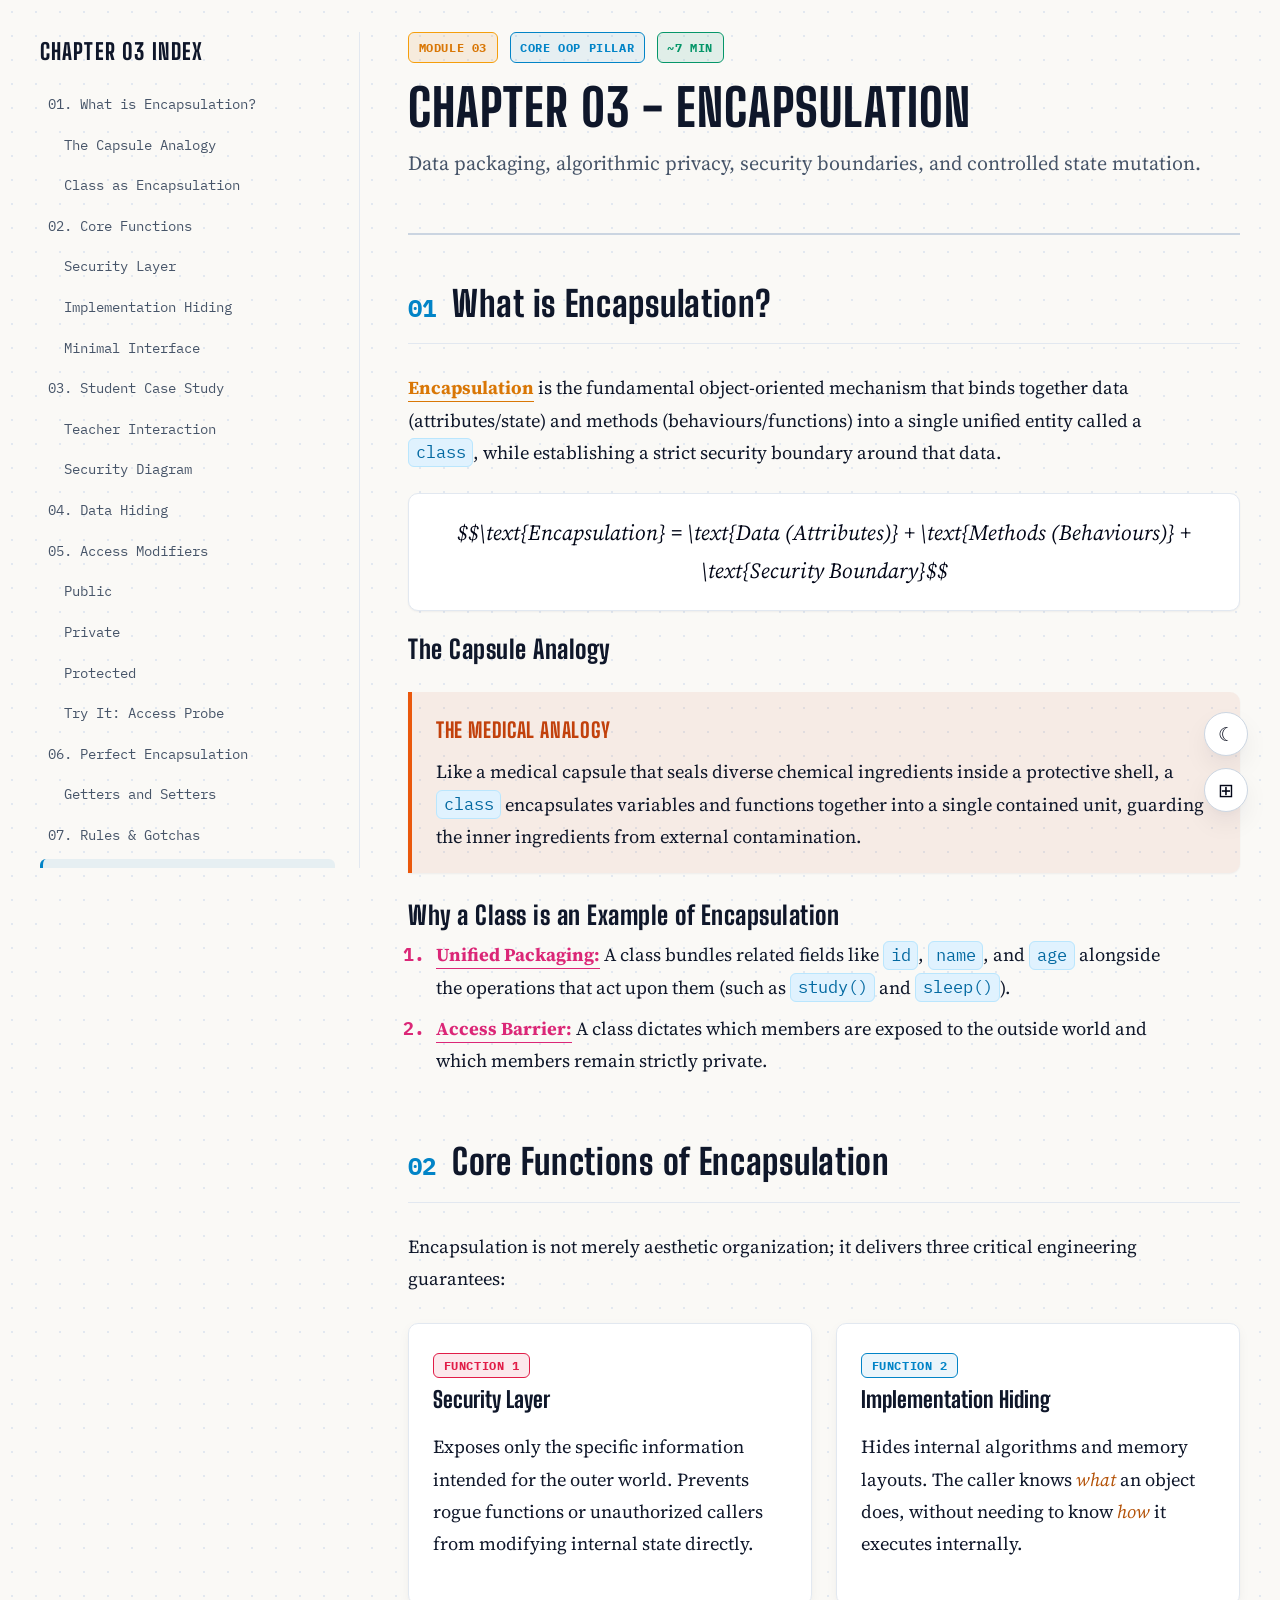
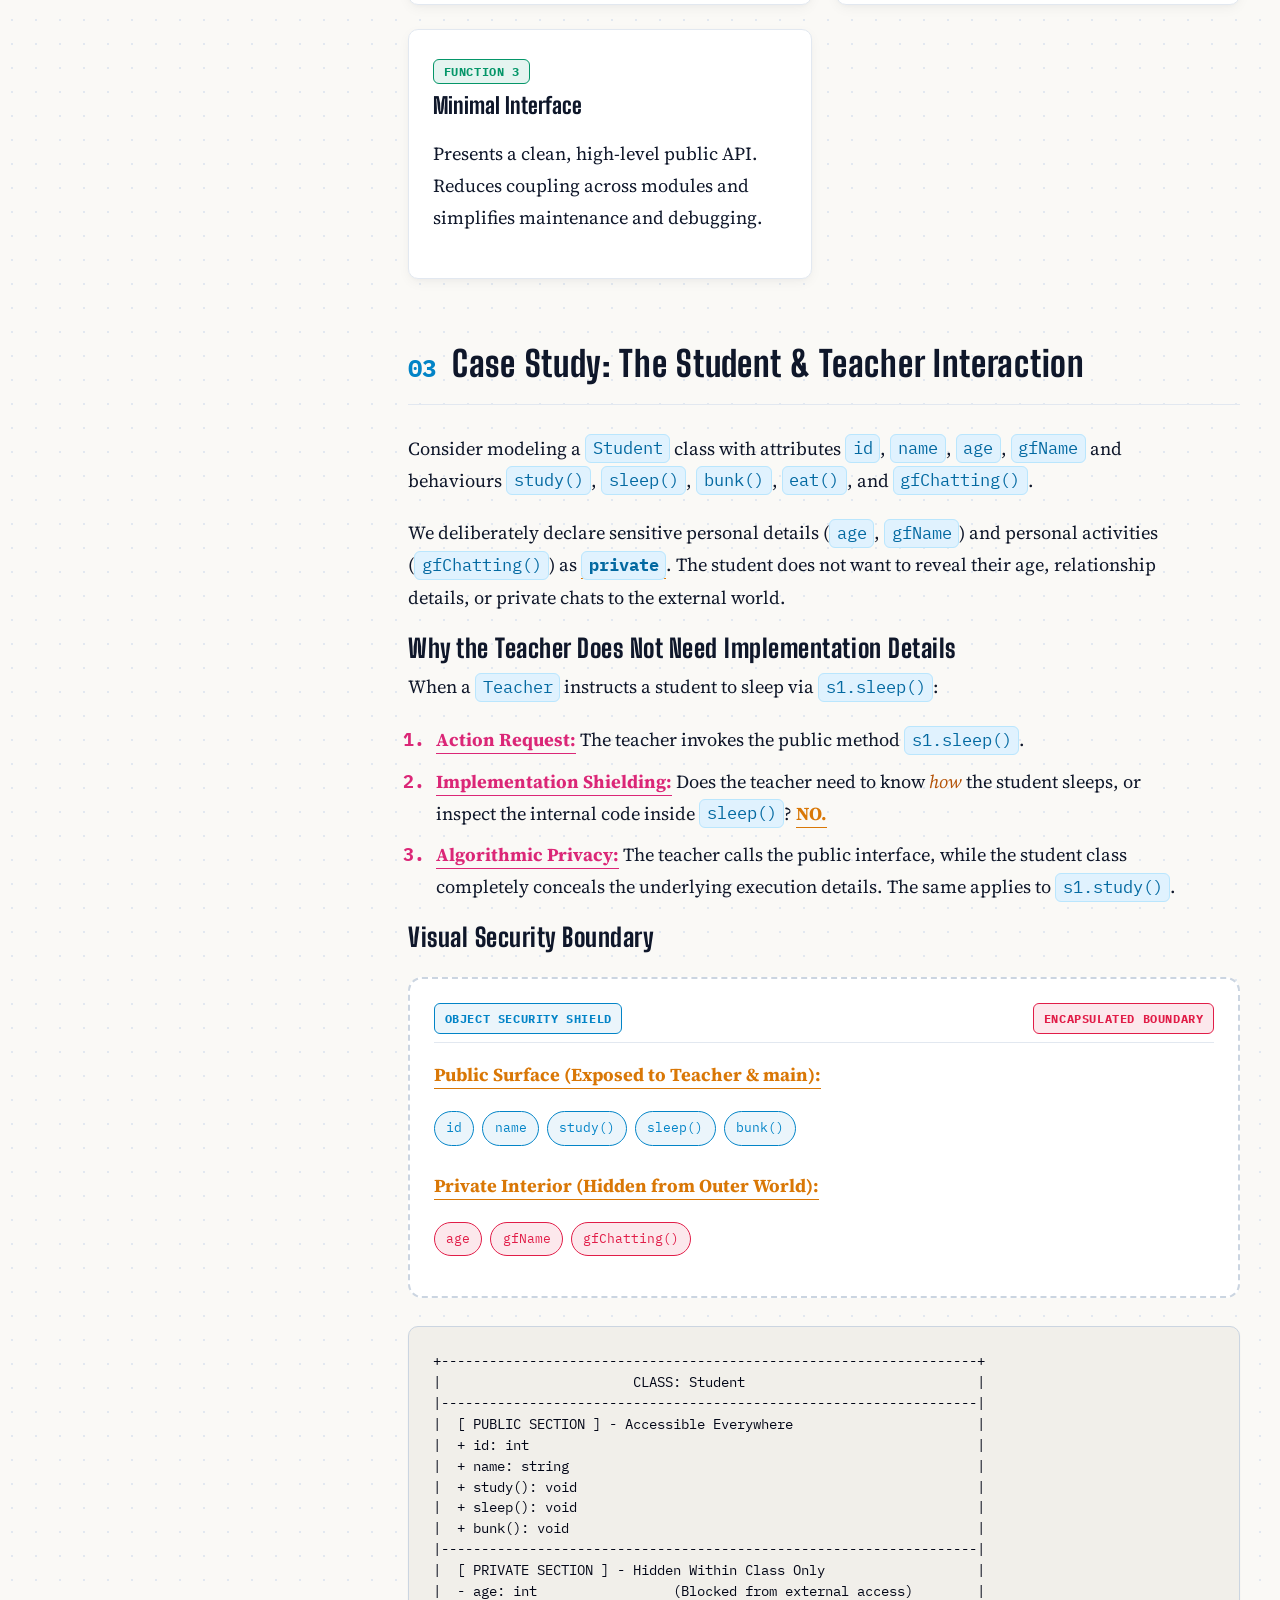
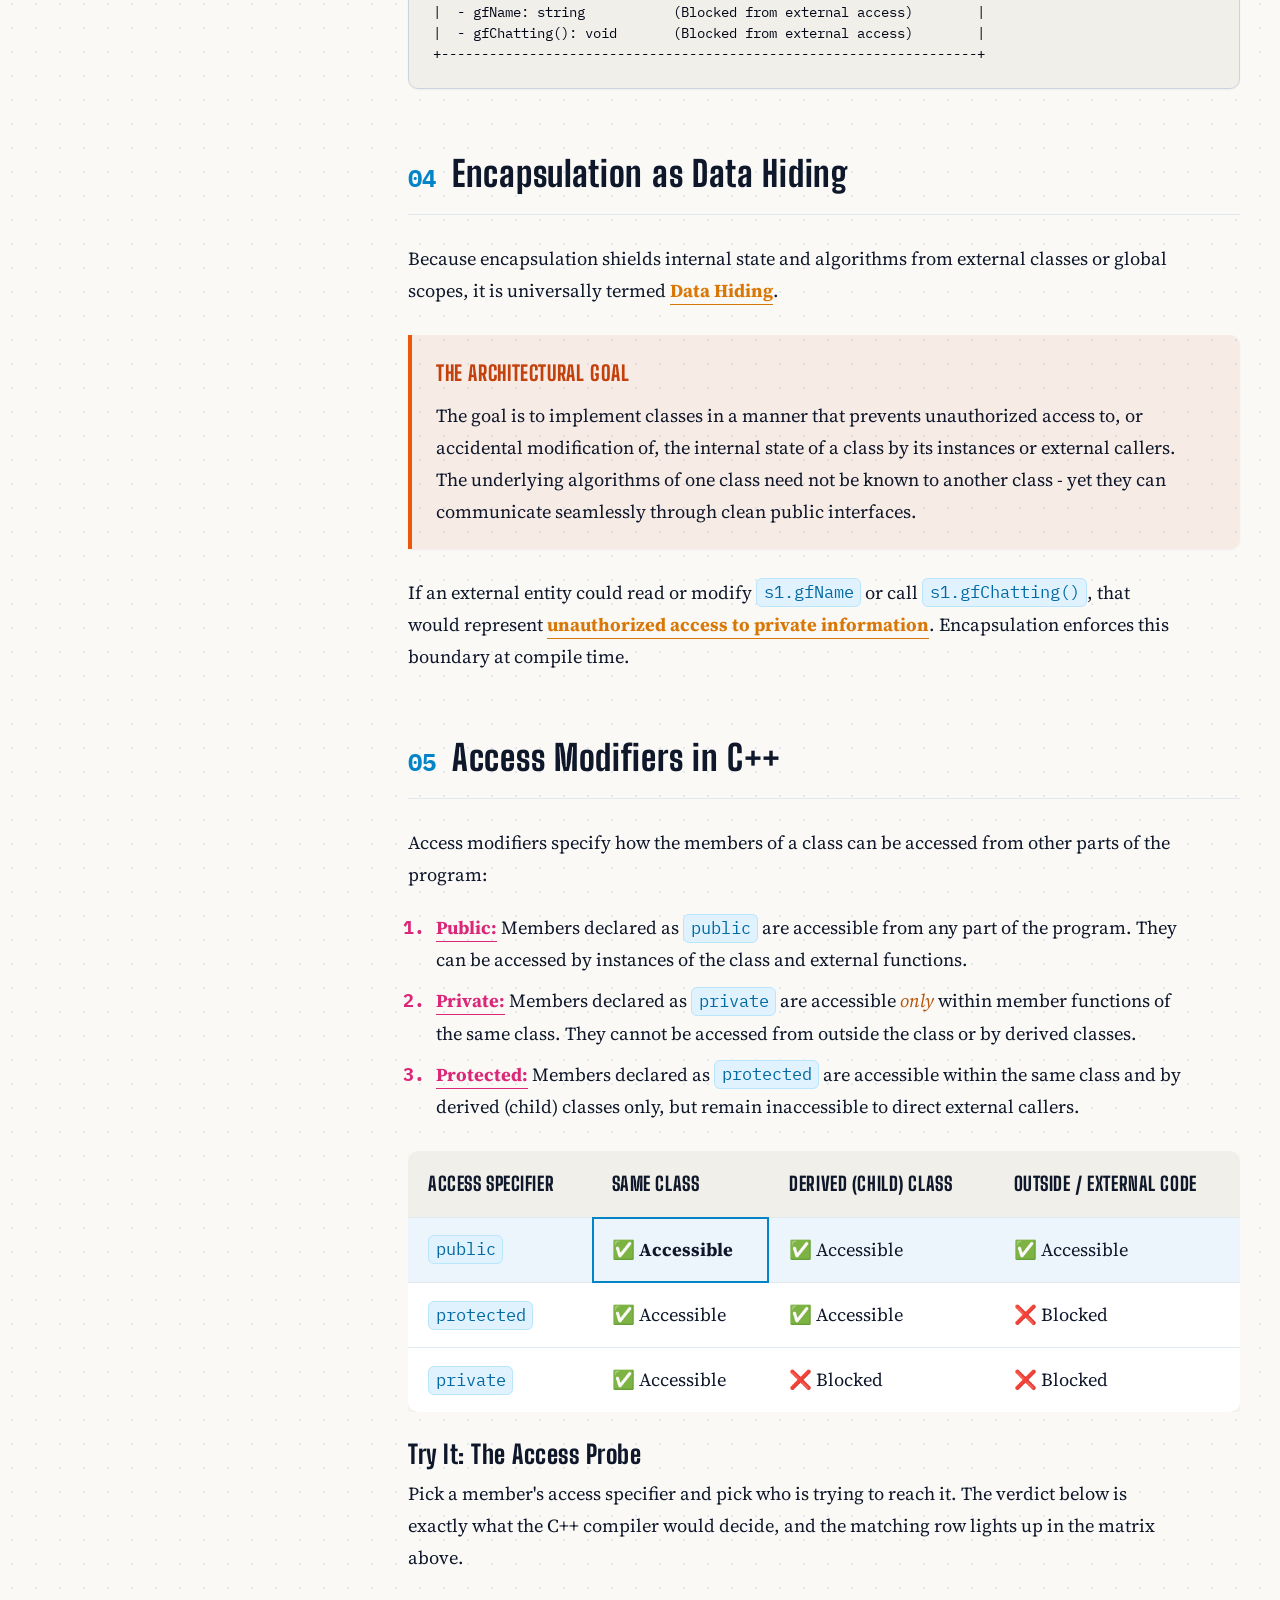
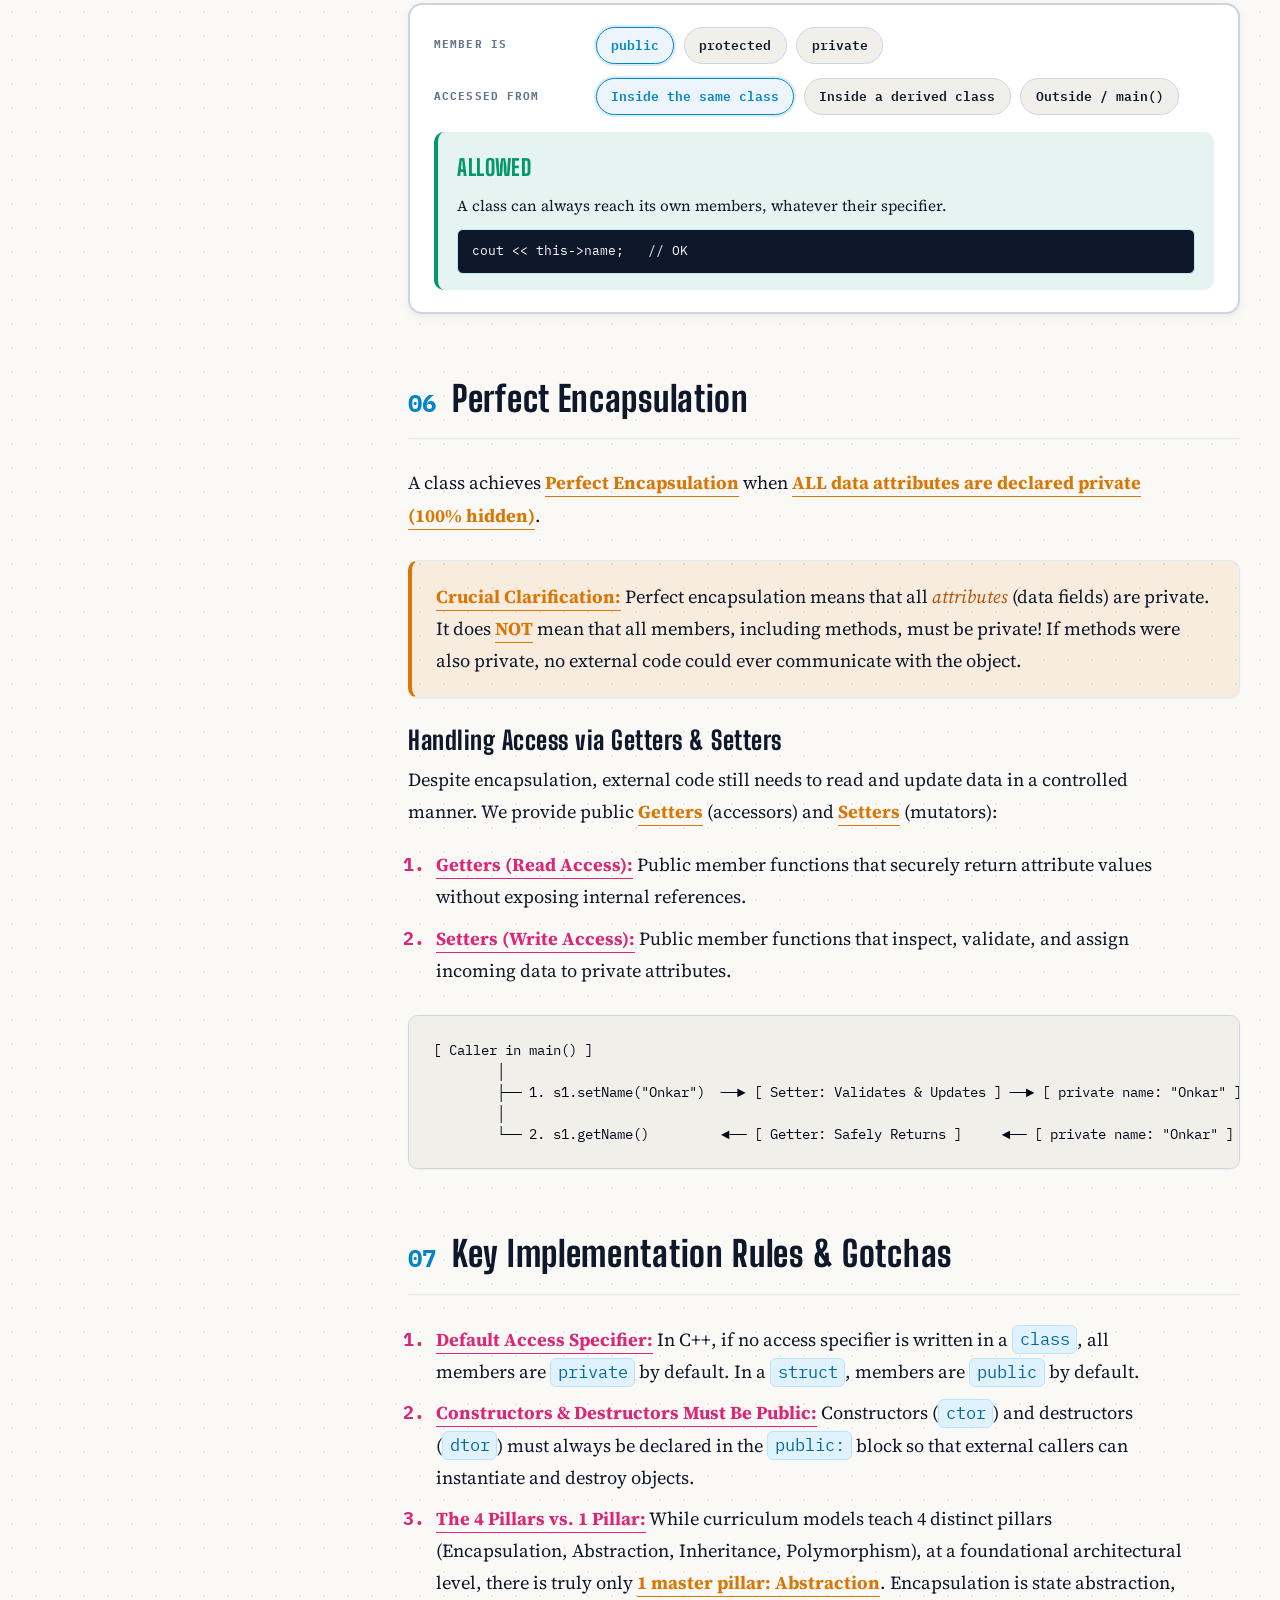
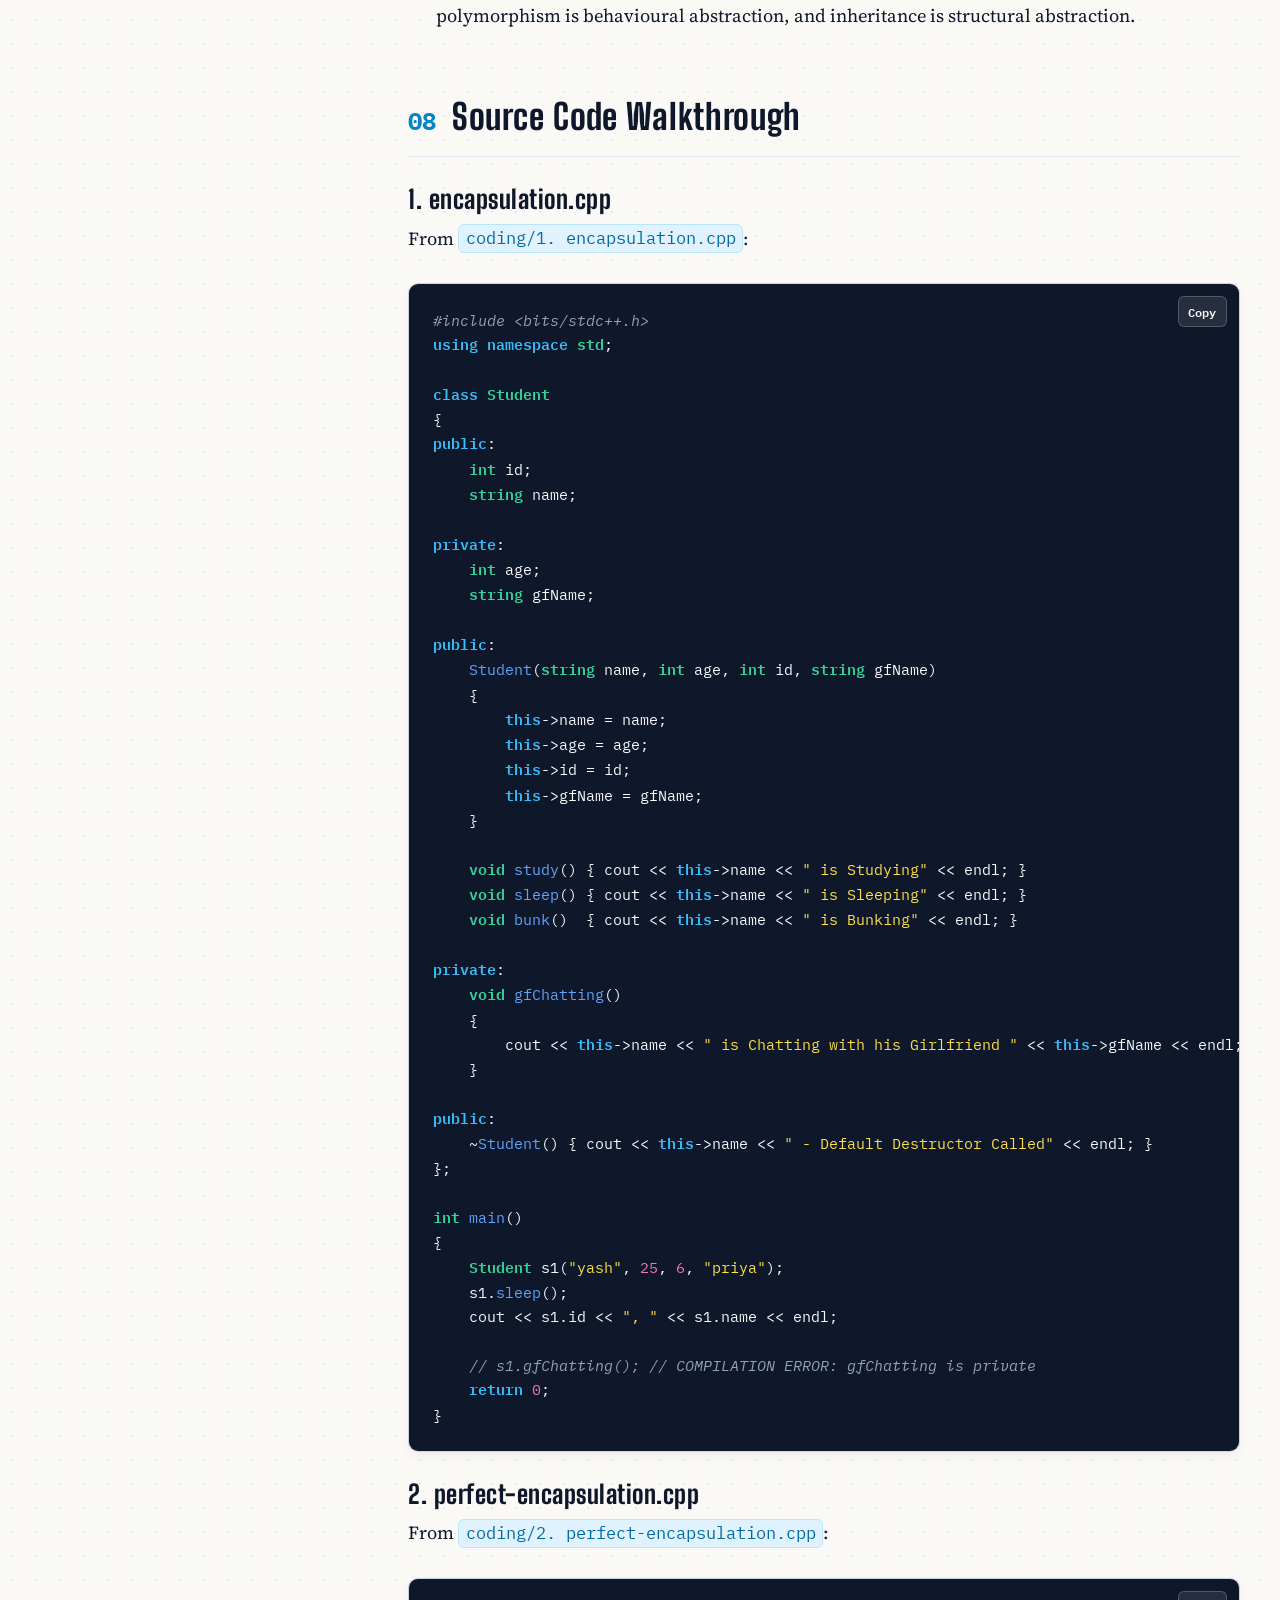
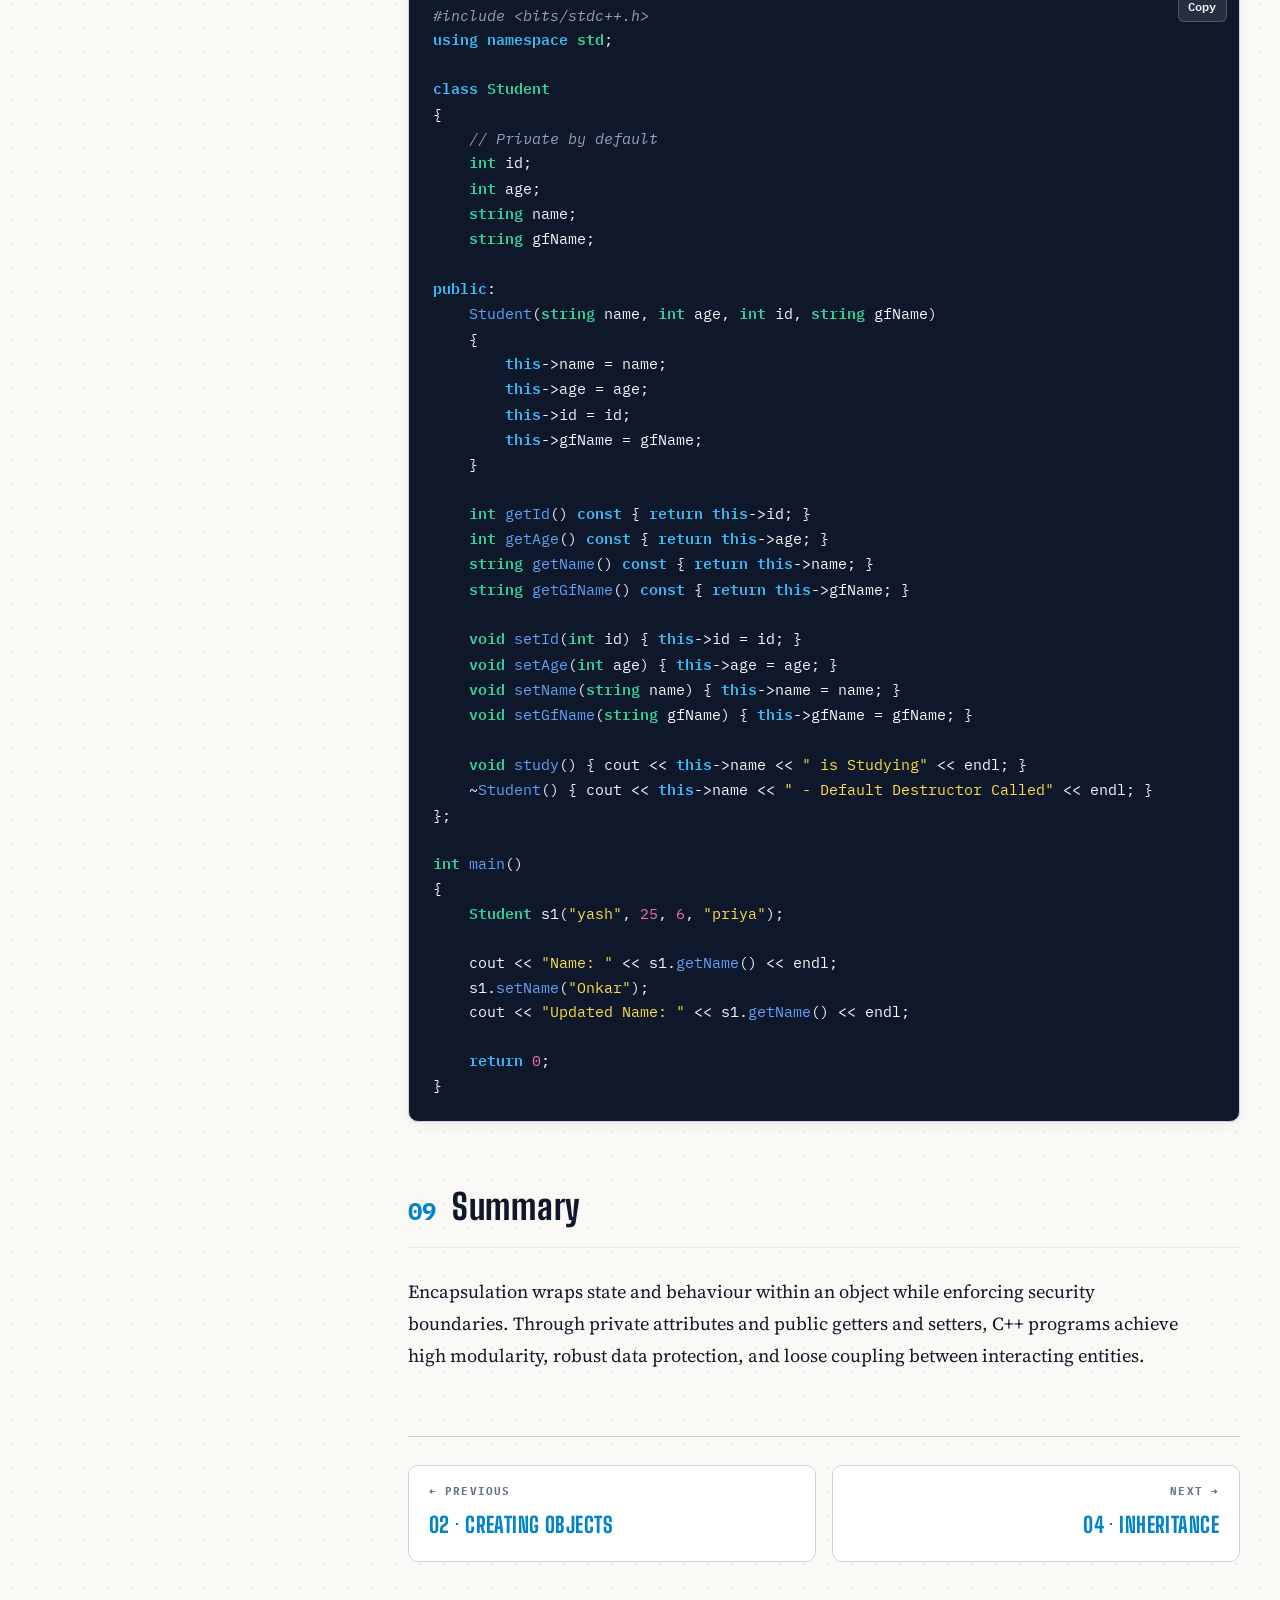
<file: Chapter 03 - Encapsulation/notes/visual notes/index.html>
<!DOCTYPE html>
<html lang="en">
<head>
  <meta charset="UTF-8">
  <meta name="viewport" content="width=device-width, initial-scale=1.0">
  <title>Chapter 03 - Encapsulation | Object-Oriented Programming</title>
  
  <!-- Google Fonts -->
  <link rel="preconnect" href="https://fonts.googleapis.com">
  <link rel="preconnect" href="https://fonts.gstatic.com" crossorigin>
  <link href="https://fonts.googleapis.com/css2?family=Big+Shoulders+Display:wght@700;800;900&family=IBM+Plex+Mono:ital,wght@0,400;0,600;0,700;1,400&family=Source+Serif+4:ital,opsz,wght@0,8..60,400;0,8..60,600;0,8..60,700;1,8..60,400;1,8..60,600&display=swap" rel="stylesheet">
  
  <!-- Stylesheet -->
  <link rel="stylesheet" href="style.css">
</head>
<body>
  <div id="progress-bar"></div>

  <div class="layout">
    <!-- Sidebar Navigation -->
    <aside class="sidebar">
      <div class="toc-title">Chapter 03 Index</div>
      <nav class="toc">
        <ul>
          <li><a href="#what-is-encapsulation">01. What is Encapsulation?</a></li>
          <li class="sub-item"><a href="#capsule-analogy">The Capsule Analogy</a></li>
          <li class="sub-item"><a href="#class-as-encapsulation">Class as Encapsulation</a></li>
          <li><a href="#core-functions">02. Core Functions</a></li>
          <li class="sub-item"><a href="#security-layer">Security Layer</a></li>
          <li class="sub-item"><a href="#implementation-hiding">Implementation Hiding</a></li>
          <li class="sub-item"><a href="#minimal-interface">Minimal Interface</a></li>
          <li><a href="#student-case-study">03. Student Case Study</a></li>
          <li class="sub-item"><a href="#teacher-interaction">Teacher Interaction</a></li>
          <li class="sub-item"><a href="#security-diagram">Security Diagram</a></li>
          <li><a href="#data-hiding">04. Data Hiding</a></li>
          <li><a href="#access-modifiers">05. Access Modifiers</a></li>
          <li class="sub-item"><a href="#public-specifier">Public</a></li>
          <li class="sub-item"><a href="#private-specifier">Private</a></li>
          <li class="sub-item"><a href="#protected-specifier">Protected</a></li>
          <li class="sub-item"><a href="#access-probe">Try It: Access Probe</a></li>
          <li><a href="#perfect-encapsulation">06. Perfect Encapsulation</a></li>
          <li class="sub-item"><a href="#getters-setters">Getters and Setters</a></li>
          <li><a href="#rules-gotchas">07. Rules & Gotchas</a></li>
          <li><a href="#source-walkthrough">08. Source Code</a></li>
          <li><a href="#summary">09. Summary</a></li>
        </ul>
      </nav>
    </aside>

    <!-- Main Article Content -->
    <main>
      <!-- Hero Header -->
      <header class="hero">
        <div class="meta-badges">
          <span class="tag">Module 03</span>
          <span class="tag tag-blue">Core OOP Pillar</span>
          <span class="tag tag-green" id="read-time">~12 min read</span>
        </div>
        <h1>CHAPTER 03 - ENCAPSULATION</h1>
        <p class="subtitle">
          Data packaging, algorithmic privacy, security boundaries, and controlled state mutation.
        </p>
      </header>

      <!-- Section 1: Definition -->
      <section id="what-is-encapsulation" class="sec">
        <div class="sec-head">
          <span class="sec-num">01</span>
          <h2>What is Encapsulation?</h2>
        </div>
        <p>
          <strong>Encapsulation</strong> is the fundamental object-oriented mechanism that binds together data (attributes/state) and methods (behaviours/functions) into a single unified entity called a <code>class</code>, while establishing a strict security boundary around that data.
        </p>

        <div class="math-block">
          $$\text{Encapsulation} = \text{Data (Attributes)} + \text{Methods (Behaviours)} + \text{Security Boundary}$$
        </div>

        <section id="capsule-analogy" class="sub">
          <h3>The Capsule Analogy</h3>
          <div class="callout">
            <div class="callout-title">The Medical Analogy</div>
            <p>
              Like a medical capsule that seals diverse chemical ingredients inside a protective shell, a <code>class</code> encapsulates variables and functions together into a single contained unit, guarding the inner ingredients from external contamination.
            </p>
          </div>
        </section>

        <section id="class-as-encapsulation" class="sub">
          <h3>Why a Class is an Example of Encapsulation</h3>
          <ol>
            <li><strong>Unified Packaging:</strong> A class bundles related fields like <code>id</code>, <code>name</code>, and <code>age</code> alongside the operations that act upon them (such as <code>study()</code> and <code>sleep()</code>).</li>
            <li><strong>Access Barrier:</strong> A class dictates which members are exposed to the outside world and which members remain strictly private.</li>
          </ol>
        </section>
      </section>

      <!-- Section 2: Core Functions -->
      <section id="core-functions" class="sec">
        <div class="sec-head">
          <span class="sec-num">02</span>
          <h2>Core Functions of Encapsulation</h2>
        </div>
        <p>
          Encapsulation is not merely aesthetic organization; it delivers three critical engineering guarantees:
        </p>

        <div class="card-grid">
          <div class="card" id="security-layer">
            <span class="tag tag-rose">Function 1</span>
            <div class="card-title">Security Layer</div>
            <p>
              Exposes only the specific information intended for the outer world. Prevents rogue functions or unauthorized callers from modifying internal state directly.
            </p>
          </div>

          <div class="card" id="implementation-hiding">
            <span class="tag tag-blue">Function 2</span>
            <div class="card-title">Implementation Hiding</div>
            <p>
              Hides internal algorithms and memory layouts. The caller knows <em>what</em> an object does, without needing to know <em>how</em> it executes internally.
            </p>
          </div>

          <div class="card" id="minimal-interface">
            <span class="tag tag-green">Function 3</span>
            <div class="card-title">Minimal Interface</div>
            <p>
              Presents a clean, high-level public API. Reduces coupling across modules and simplifies maintenance and debugging.
            </p>
          </div>
        </div>
      </section>

      <!-- Section 3: Case Study -->
      <section id="student-case-study" class="sec">
        <div class="sec-head">
          <span class="sec-num">03</span>
          <h2>Case Study: The Student &amp; Teacher Interaction</h2>
        </div>
        <p>
          Consider modeling a <code>Student</code> class with attributes <code>id</code>, <code>name</code>, <code>age</code>, <code>gfName</code> and behaviours <code>study()</code>, <code>sleep()</code>, <code>bunk()</code>, <code>eat()</code>, and <code>gfChatting()</code>.
        </p>

        <p>
          We deliberately declare sensitive personal details (<code>age</code>, <code>gfName</code>) and personal activities (<code>gfChatting()</code>) as <strong><code>private</code></strong>. The student does not want to reveal their age, relationship details, or private chats to the external world.
        </p>

        <section id="teacher-interaction" class="sub">
          <h3>Why the Teacher Does Not Need Implementation Details</h3>
          <p>
            When a <code>Teacher</code> instructs a student to sleep via <code>s1.sleep()</code>:
          </p>
          <ol>
            <li><strong>Action Request:</strong> The teacher invokes the public method <code>s1.sleep()</code>.</li>
            <li><strong>Implementation Shielding:</strong> Does the teacher need to know <em>how</em> the student sleeps, or inspect the internal code inside <code>sleep()</code>? <strong>NO.</strong></li>
            <li><strong>Algorithmic Privacy:</strong> The teacher calls the public interface, while the student class completely conceals the underlying execution details. The same applies to <code>s1.study()</code>.</li>
          </ol>
        </section>

        <section id="security-diagram" class="sub">
          <h3>Visual Security Boundary</h3>
          
          <div class="shield-boundary">
            <div class="shield-header">
              <span class="tag tag-blue">Object Security Shield</span>
              <span class="tag tag-rose">Encapsulated Boundary</span>
            </div>
            
            <p><strong>Public Surface (Exposed to Teacher &amp; main):</strong></p>
            <div class="pill-group">
              <span class="pill pill-pub interactive-public">id</span>
              <span class="pill pill-pub interactive-public">name</span>
              <span class="pill pill-pub interactive-public">study()</span>
              <span class="pill pill-pub interactive-public">sleep()</span>
              <span class="pill pill-pub interactive-public">bunk()</span>
            </div>

            <p style="margin-top: 1.5rem;"><strong>Private Interior (Hidden from Outer World):</strong></p>
            <div class="pill-group">
              <span class="pill pill-priv interactive-private">age</span>
              <span class="pill pill-priv interactive-private">gfName</span>
              <span class="pill pill-priv interactive-private">gfChatting()</span>
            </div>
          </div>

          <div class="diagram-box">
            <pre class="diagram-pre">
+-------------------------------------------------------------------+
|                        CLASS: Student                             |
|-------------------------------------------------------------------|
|  [ PUBLIC SECTION ] - Accessible Everywhere                       |
|  + id: int                                                        |
|  + name: string                                                   |
|  + study(): void                                                  |
|  + sleep(): void                                                  |
|  + bunk(): void                                                   |
|-------------------------------------------------------------------|
|  [ PRIVATE SECTION ] - Hidden Within Class Only                   |
|  - age: int                 (Blocked from external access)        |
|  - gfName: string           (Blocked from external access)        |
|  - gfChatting(): void       (Blocked from external access)        |
+-------------------------------------------------------------------+</pre>
          </div>
        </section>
      </section>

      <!-- Section 4: Data Hiding -->
      <section id="data-hiding" class="sec">
        <div class="sec-head">
          <span class="sec-num">04</span>
          <h2>Encapsulation as Data Hiding</h2>
        </div>
        <p>
          Because encapsulation shields internal state and algorithms from external classes or global scopes, it is universally termed <strong>Data Hiding</strong>.
        </p>

        <div class="callout">
          <div class="callout-title">The Architectural Goal</div>
          <p>
            The goal is to implement classes in a manner that prevents unauthorized access to, or accidental modification of, the internal state of a class by its instances or external callers. The underlying algorithms of one class need not be known to another class - yet they can communicate seamlessly through clean public interfaces.
          </p>
        </div>

        <p>
          If an external entity could read or modify <code>s1.gfName</code> or call <code>s1.gfChatting()</code>, that would represent <strong>unauthorized access to private information</strong>. Encapsulation enforces this boundary at compile time.
        </p>
      </section>

      <!-- Section 5: Access Modifiers -->
      <section id="access-modifiers" class="sec">
        <div class="sec-head">
          <span class="sec-num">05</span>
          <h2>Access Modifiers in C++</h2>
        </div>
        <p>
          Access modifiers specify how the members of a class can be accessed from other parts of the program:
        </p>

        <ol>
          <li id="public-specifier"><strong>Public:</strong> Members declared as <code>public</code> are accessible from any part of the program. They can be accessed by instances of the class and external functions.</li>
          <li id="private-specifier"><strong>Private:</strong> Members declared as <code>private</code> are accessible <em>only</em> within member functions of the same class. They cannot be accessed from outside the class or by derived classes.</li>
          <li id="protected-specifier"><strong>Protected:</strong> Members declared as <code>protected</code> are accessible within the same class and by derived (child) classes only, but remain inaccessible to direct external callers.</li>
        </ol>

        <div class="table-wrapper">
          <table class="spec-table">
            <thead>
              <tr>
                <th>Access Specifier</th>
                <th>Same Class</th>
                <th>Derived (Child) Class</th>
                <th>Outside / External Code</th>
              </tr>
            </thead>
            <tbody>
              <tr data-row="public">
                <td><code>public</code></td>
                <td>✅ Accessible</td>
                <td>✅ Accessible</td>
                <td>✅ Accessible</td>
              </tr>
              <tr data-row="protected">
                <td><code>protected</code></td>
                <td>✅ Accessible</td>
                <td>✅ Accessible</td>
                <td>❌ Blocked</td>
              </tr>
              <tr data-row="private">
                <td><code>private</code></td>
                <td>✅ Accessible</td>
                <td>❌ Blocked</td>
                <td>❌ Blocked</td>
              </tr>
            </tbody>
          </table>
        </div>

        <section id="access-probe" class="sub">
          <h3>Try It: The Access Probe</h3>
          <p>
            Pick a member's access specifier and pick who is trying to reach it. The verdict below is exactly what the C++ compiler would decide, and the matching row lights up in the matrix above.
          </p>

          <div class="probe" id="access-probe-widget">
            <div class="probe-row">
              <span class="probe-label">Member is</span>
              <button type="button" class="probe-opt sel" data-spec="public">public</button>
              <button type="button" class="probe-opt" data-spec="protected">protected</button>
              <button type="button" class="probe-opt" data-spec="private">private</button>
            </div>
            <div class="probe-row">
              <span class="probe-label">Accessed from</span>
              <button type="button" class="probe-opt sel" data-who="same">Inside the same class</button>
              <button type="button" class="probe-opt" data-who="derived">Inside a derived class</button>
              <button type="button" class="probe-opt" data-who="outside">Outside / main()</button>
            </div>

            <div class="probe-verdict allow" id="probe-verdict">
              <div class="pv-head">Allowed</div>
              <div class="pv-why">A class can always reach its own members, whatever their specifier.</div>
              <code class="pv-code">cout &lt;&lt; this-&gt;name;   // OK</code>
            </div>
          </div>
        </section>
      </section>

      <!-- Section 6: Perfect Encapsulation -->
      <section id="perfect-encapsulation" class="sec">
        <div class="sec-head">
          <span class="sec-num">06</span>
          <h2>Perfect Encapsulation</h2>
        </div>
        <p>
          A class achieves <strong>Perfect Encapsulation</strong> when <strong>ALL data attributes are declared private (100% hidden)</strong>.
        </p>

        <div class="alert-box alert-important">
          <strong>Crucial Clarification:</strong> Perfect encapsulation means that all <em>attributes</em> (data fields) are private. It does <strong>NOT</strong> mean that all members, including methods, must be private! If methods were also private, no external code could ever communicate with the object.
        </div>

        <section id="getters-setters" class="sub">
          <h3>Handling Access via Getters &amp; Setters</h3>
          <p>
            Despite encapsulation, external code still needs to read and update data in a controlled manner. We provide public <strong>Getters</strong> (accessors) and <strong>Setters</strong> (mutators):
          </p>

          <ol>
            <li><strong>Getters (Read Access):</strong> Public member functions that securely return attribute values without exposing internal references.</li>
            <li><strong>Setters (Write Access):</strong> Public member functions that inspect, validate, and assign incoming data to private attributes.</li>
          </ol>

          <div class="diagram-box">
            <pre class="diagram-pre">
[ Caller in main() ]
        │
        ├── 1. s1.setName("Onkar")  ──► [ Setter: Validates &amp; Updates ] ──► [ private name: "Onkar" ]
        │
        └── 2. s1.getName()         ◄── [ Getter: Safely Returns ]     ◄── [ private name: "Onkar" ]</pre>
          </div>
        </section>
      </section>

      <!-- Section 7: Rules & Gotchas -->
      <section id="rules-gotchas" class="sec">
        <div class="sec-head">
          <span class="sec-num">07</span>
          <h2>Key Implementation Rules &amp; Gotchas</h2>
        </div>

        <ol>
          <li><strong>Default Access Specifier:</strong> In C++, if no access specifier is written in a <code>class</code>, all members are <code>private</code> by default. In a <code>struct</code>, members are <code>public</code> by default.</li>
          <li><strong>Constructors &amp; Destructors Must Be Public:</strong> Constructors (<code>ctor</code>) and destructors (<code>dtor</code>) must always be declared in the <code>public:</code> block so that external callers can instantiate and destroy objects.</li>
          <li><strong>The 4 Pillars vs. 1 Pillar:</strong> While curriculum models teach 4 distinct pillars (Encapsulation, Abstraction, Inheritance, Polymorphism), at a foundational architectural level, there is truly only <strong>1 master pillar: Abstraction</strong>. Encapsulation is state abstraction, polymorphism is behavioural abstraction, and inheritance is structural abstraction.</li>
        </ol>
      </section>

      <!-- Section 8: Source Code Walkthrough -->
      <section id="source-walkthrough" class="sec">
        <div class="sec-head">
          <span class="sec-num">08</span>
          <h2>Source Code Walkthrough</h2>
        </div>

        <h3>1. encapsulation.cpp</h3>
        <p>From <code>coding/1. encapsulation.cpp</code>:</p>
        <pre class="code"><span class="cm">#include &lt;bits/stdc++.h&gt;</span>
<span class="kw">using namespace</span> <span class="ty">std</span>;

<span class="kw">class</span> <span class="ty">Student</span>
{
<span class="kw">public</span>:
    <span class="ty">int</span> id;
    <span class="ty">string</span> name;

<span class="kw">private</span>:
    <span class="ty">int</span> age;
    <span class="ty">string</span> gfName;

<span class="kw">public</span>:
    <span class="fn">Student</span>(<span class="ty">string</span> name, <span class="ty">int</span> age, <span class="ty">int</span> id, <span class="ty">string</span> gfName)
    {
        <span class="kw">this</span>-&gt;name = name;
        <span class="kw">this</span>-&gt;age = age;
        <span class="kw">this</span>-&gt;id = id;
        <span class="kw">this</span>-&gt;gfName = gfName;
    }

    <span class="ty">void</span> <span class="fn">study</span>() { cout &lt;&lt; <span class="kw">this</span>-&gt;name &lt;&lt; <span class="str">" is Studying"</span> &lt;&lt; endl; }
    <span class="ty">void</span> <span class="fn">sleep</span>() { cout &lt;&lt; <span class="kw">this</span>-&gt;name &lt;&lt; <span class="str">" is Sleeping"</span> &lt;&lt; endl; }
    <span class="ty">void</span> <span class="fn">bunk</span>()  { cout &lt;&lt; <span class="kw">this</span>-&gt;name &lt;&lt; <span class="str">" is Bunking"</span> &lt;&lt; endl; }

<span class="kw">private</span>:
    <span class="ty">void</span> <span class="fn">gfChatting</span>()
    {
        cout &lt;&lt; <span class="kw">this</span>-&gt;name &lt;&lt; <span class="str">" is Chatting with his Girlfriend "</span> &lt;&lt; <span class="kw">this</span>-&gt;gfName &lt;&lt; endl;
    }

<span class="kw">public</span>:
    ~<span class="fn">Student</span>() { cout &lt;&lt; <span class="kw">this</span>-&gt;name &lt;&lt; <span class="str">" - Default Destructor Called"</span> &lt;&lt; endl; }
};

<span class="ty">int</span> <span class="fn">main</span>()
{
    <span class="ty">Student</span> s1(<span class="str">"yash"</span>, <span class="num">25</span>, <span class="num">6</span>, <span class="str">"priya"</span>);
    s1.<span class="fn">sleep</span>();
    cout &lt;&lt; s1.id &lt;&lt; <span class="str">", "</span> &lt;&lt; s1.name &lt;&lt; endl;

    <span class="cm">// s1.gfChatting(); // COMPILATION ERROR: gfChatting is private</span>
    <span class="kw">return</span> <span class="num">0</span>;
}</pre>

        <h3>2. perfect-encapsulation.cpp</h3>
        <p>From <code>coding/2. perfect-encapsulation.cpp</code>:</p>
        <pre class="code"><span class="cm">#include &lt;bits/stdc++.h&gt;</span>
<span class="kw">using namespace</span> <span class="ty">std</span>;

<span class="kw">class</span> <span class="ty">Student</span>
{
    <span class="cm">// Private by default</span>
    <span class="ty">int</span> id;
    <span class="ty">int</span> age;
    <span class="ty">string</span> name;
    <span class="ty">string</span> gfName;

<span class="kw">public</span>:
    <span class="fn">Student</span>(<span class="ty">string</span> name, <span class="ty">int</span> age, <span class="ty">int</span> id, <span class="ty">string</span> gfName)
    {
        <span class="kw">this</span>-&gt;name = name;
        <span class="kw">this</span>-&gt;age = age;
        <span class="kw">this</span>-&gt;id = id;
        <span class="kw">this</span>-&gt;gfName = gfName;
    }

    <span class="ty">int</span> <span class="fn">getId</span>() <span class="kw">const</span> { <span class="kw">return this</span>-&gt;id; }
    <span class="ty">int</span> <span class="fn">getAge</span>() <span class="kw">const</span> { <span class="kw">return this</span>-&gt;age; }
    <span class="ty">string</span> <span class="fn">getName</span>() <span class="kw">const</span> { <span class="kw">return this</span>-&gt;name; }
    <span class="ty">string</span> <span class="fn">getGfName</span>() <span class="kw">const</span> { <span class="kw">return this</span>-&gt;gfName; }

    <span class="ty">void</span> <span class="fn">setId</span>(<span class="ty">int</span> id) { <span class="kw">this</span>-&gt;id = id; }
    <span class="ty">void</span> <span class="fn">setAge</span>(<span class="ty">int</span> age) { <span class="kw">this</span>-&gt;age = age; }
    <span class="ty">void</span> <span class="fn">setName</span>(<span class="ty">string</span> name) { <span class="kw">this</span>-&gt;name = name; }
    <span class="ty">void</span> <span class="fn">setGfName</span>(<span class="ty">string</span> gfName) { <span class="kw">this</span>-&gt;gfName = gfName; }

    <span class="ty">void</span> <span class="fn">study</span>() { cout &lt;&lt; <span class="kw">this</span>-&gt;name &lt;&lt; <span class="str">" is Studying"</span> &lt;&lt; endl; }
    ~<span class="fn">Student</span>() { cout &lt;&lt; <span class="kw">this</span>-&gt;name &lt;&lt; <span class="str">" - Default Destructor Called"</span> &lt;&lt; endl; }
};

<span class="ty">int</span> <span class="fn">main</span>()
{
    <span class="ty">Student</span> s1(<span class="str">"yash"</span>, <span class="num">25</span>, <span class="num">6</span>, <span class="str">"priya"</span>);

    cout &lt;&lt; <span class="str">"Name: "</span> &lt;&lt; s1.<span class="fn">getName</span>() &lt;&lt; endl;
    s1.<span class="fn">setName</span>(<span class="str">"Onkar"</span>);
    cout &lt;&lt; <span class="str">"Updated Name: "</span> &lt;&lt; s1.<span class="fn">getName</span>() &lt;&lt; endl;

    <span class="kw">return</span> <span class="num">0</span>;
}</pre>
      </section>

      <!-- Section 9: Summary -->
      <section id="summary" class="sec">
        <div class="sec-head">
          <span class="sec-num">09</span>
          <h2>Summary</h2>
        </div>
        <p>
          Encapsulation wraps state and behaviour within an object while enforcing security boundaries. Through private attributes and public getters and setters, C++ programs achieve high modularity, robust data protection, and loose coupling between interacting entities.
        </p>
      </section>
    
      <nav class="chapter-nav" aria-label="Chapter navigation">
        <a class="nav-prev" href="../../../Chapter%2002%20-%20Creating%20Objects/notes/visual%20notes/index.html">
          <span class="nav-dir">&larr; Previous</span>
          <span class="nav-title">02 &middot; Creating Objects</span>
        </a>
        <a class="nav-next" href="../../../Chapter%2004%20-%20Inheritance/notes/visual%20notes/index.html">
          <span class="nav-dir">Next &rarr;</span>
          <span class="nav-title">04 &middot; Inheritance</span>
        </a>
      </nav>
    </main>
  </div>

  <!-- Floating Navigation Controls -->
  <div class="floating-controls">
    <button id="theme-toggle" class="ctrl-btn" aria-label="Toggle dark/light theme" title="Toggle Theme">☾</button>
    <button id="width-toggle" class="ctrl-btn" aria-label="Toggle full width" title="Toggle Full Width">⊞</button>
    <button id="back-to-top" class="ctrl-btn" aria-label="Scroll back to top" title="Back to top">↑</button>
  </div>

  <!-- Javascript -->
  <script src="script.js"></script>
</body>
</html>
</file>
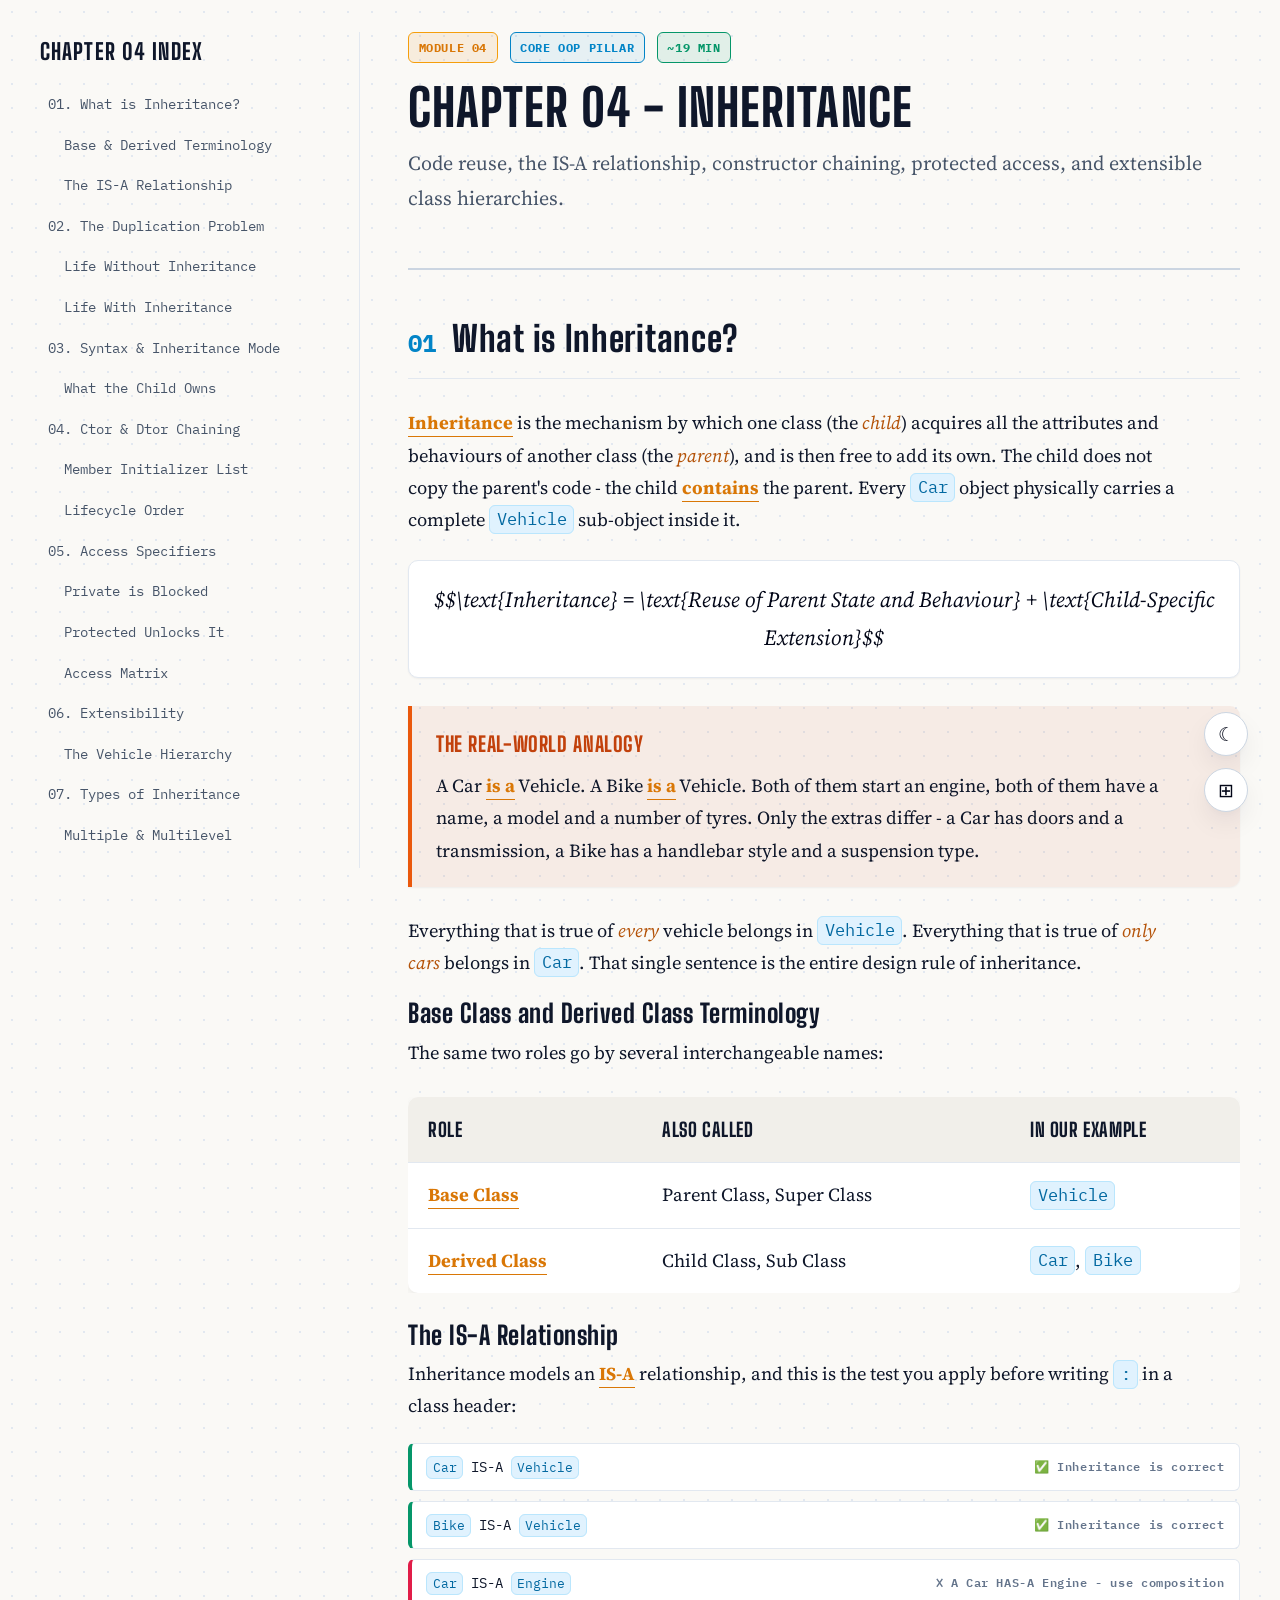
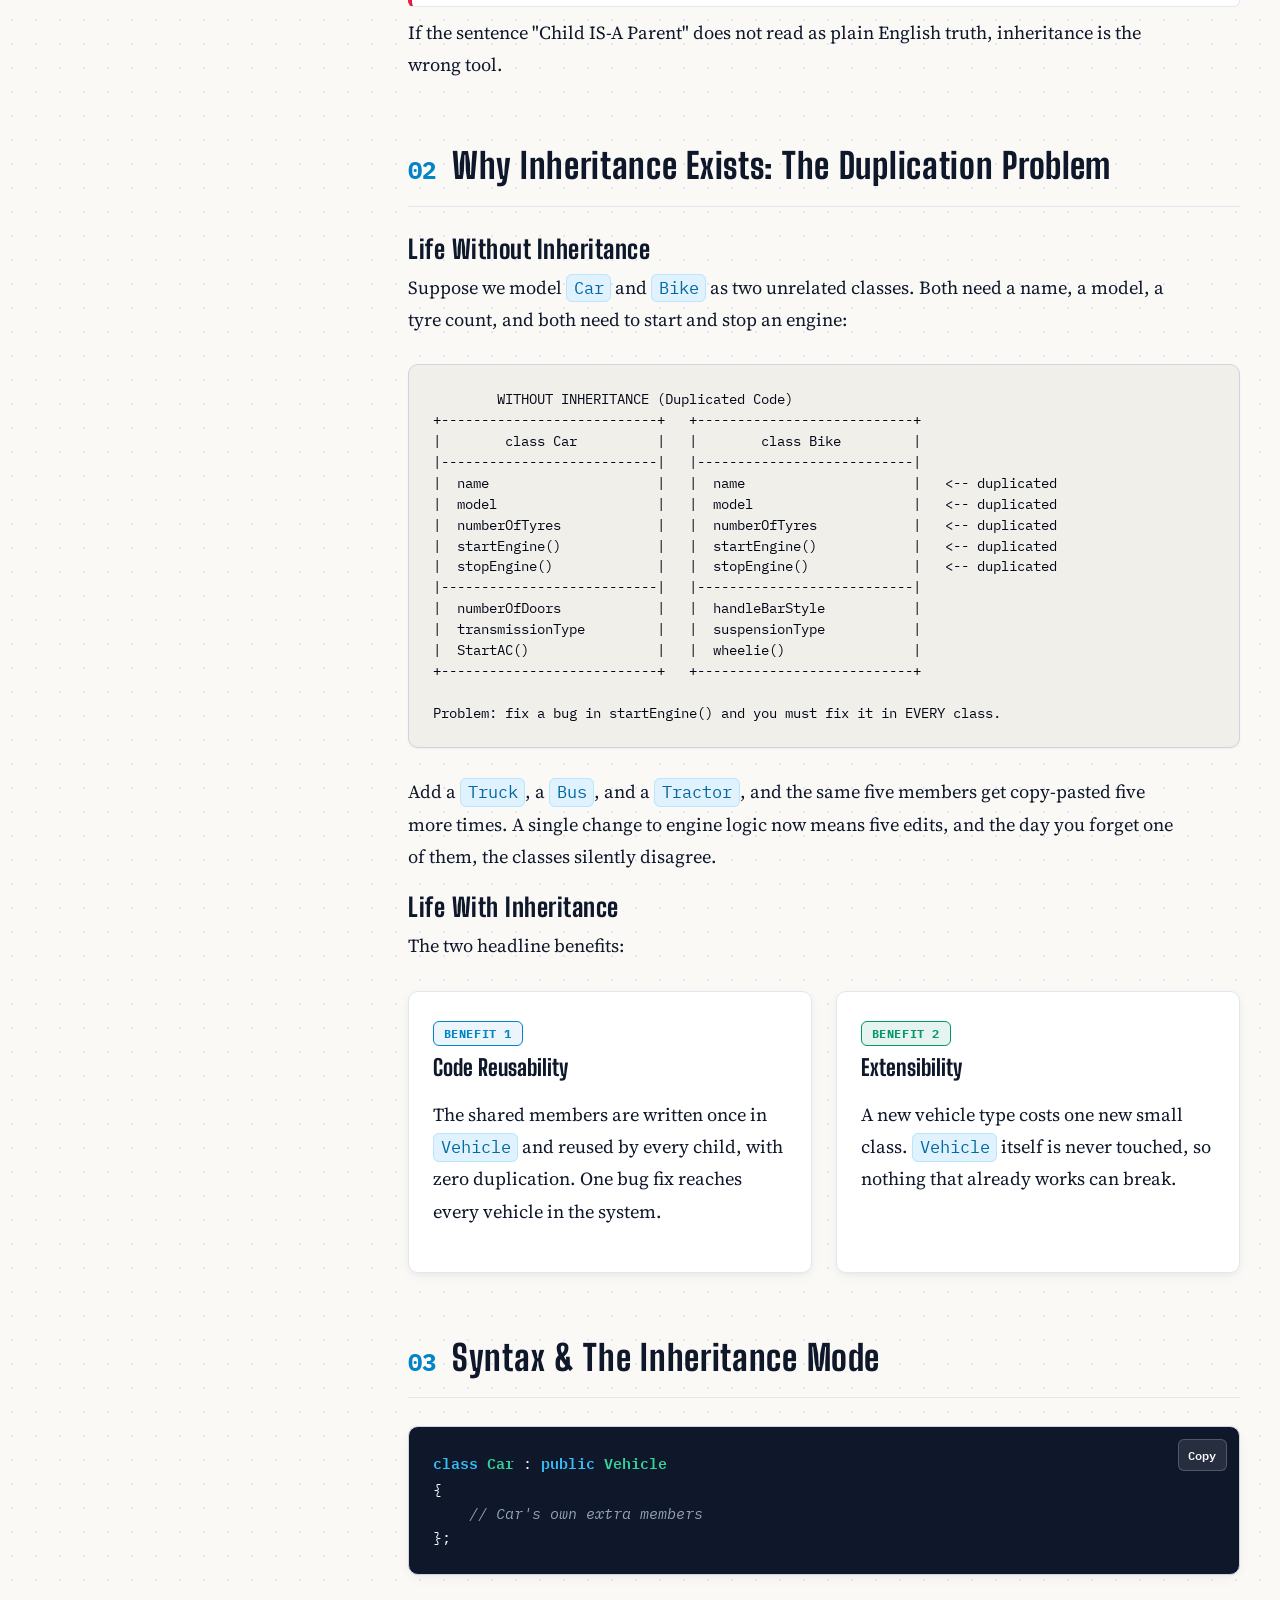
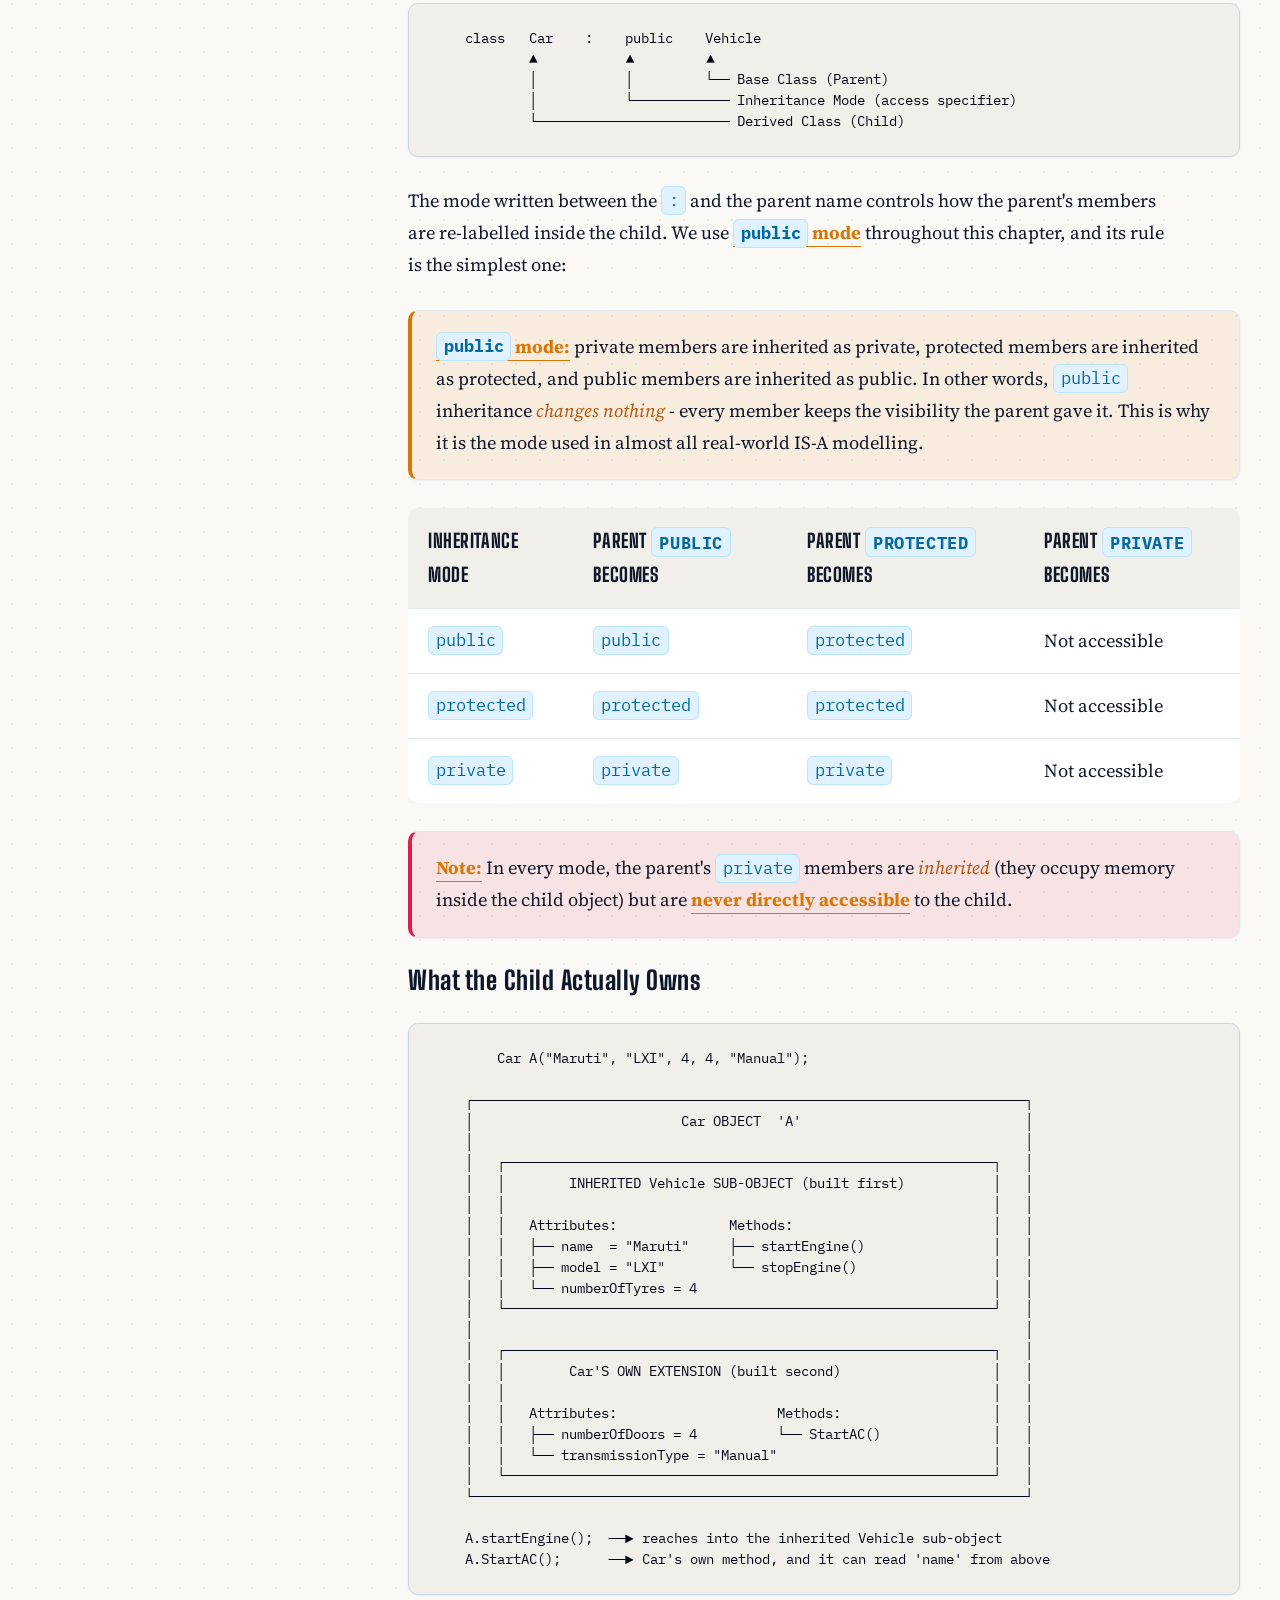
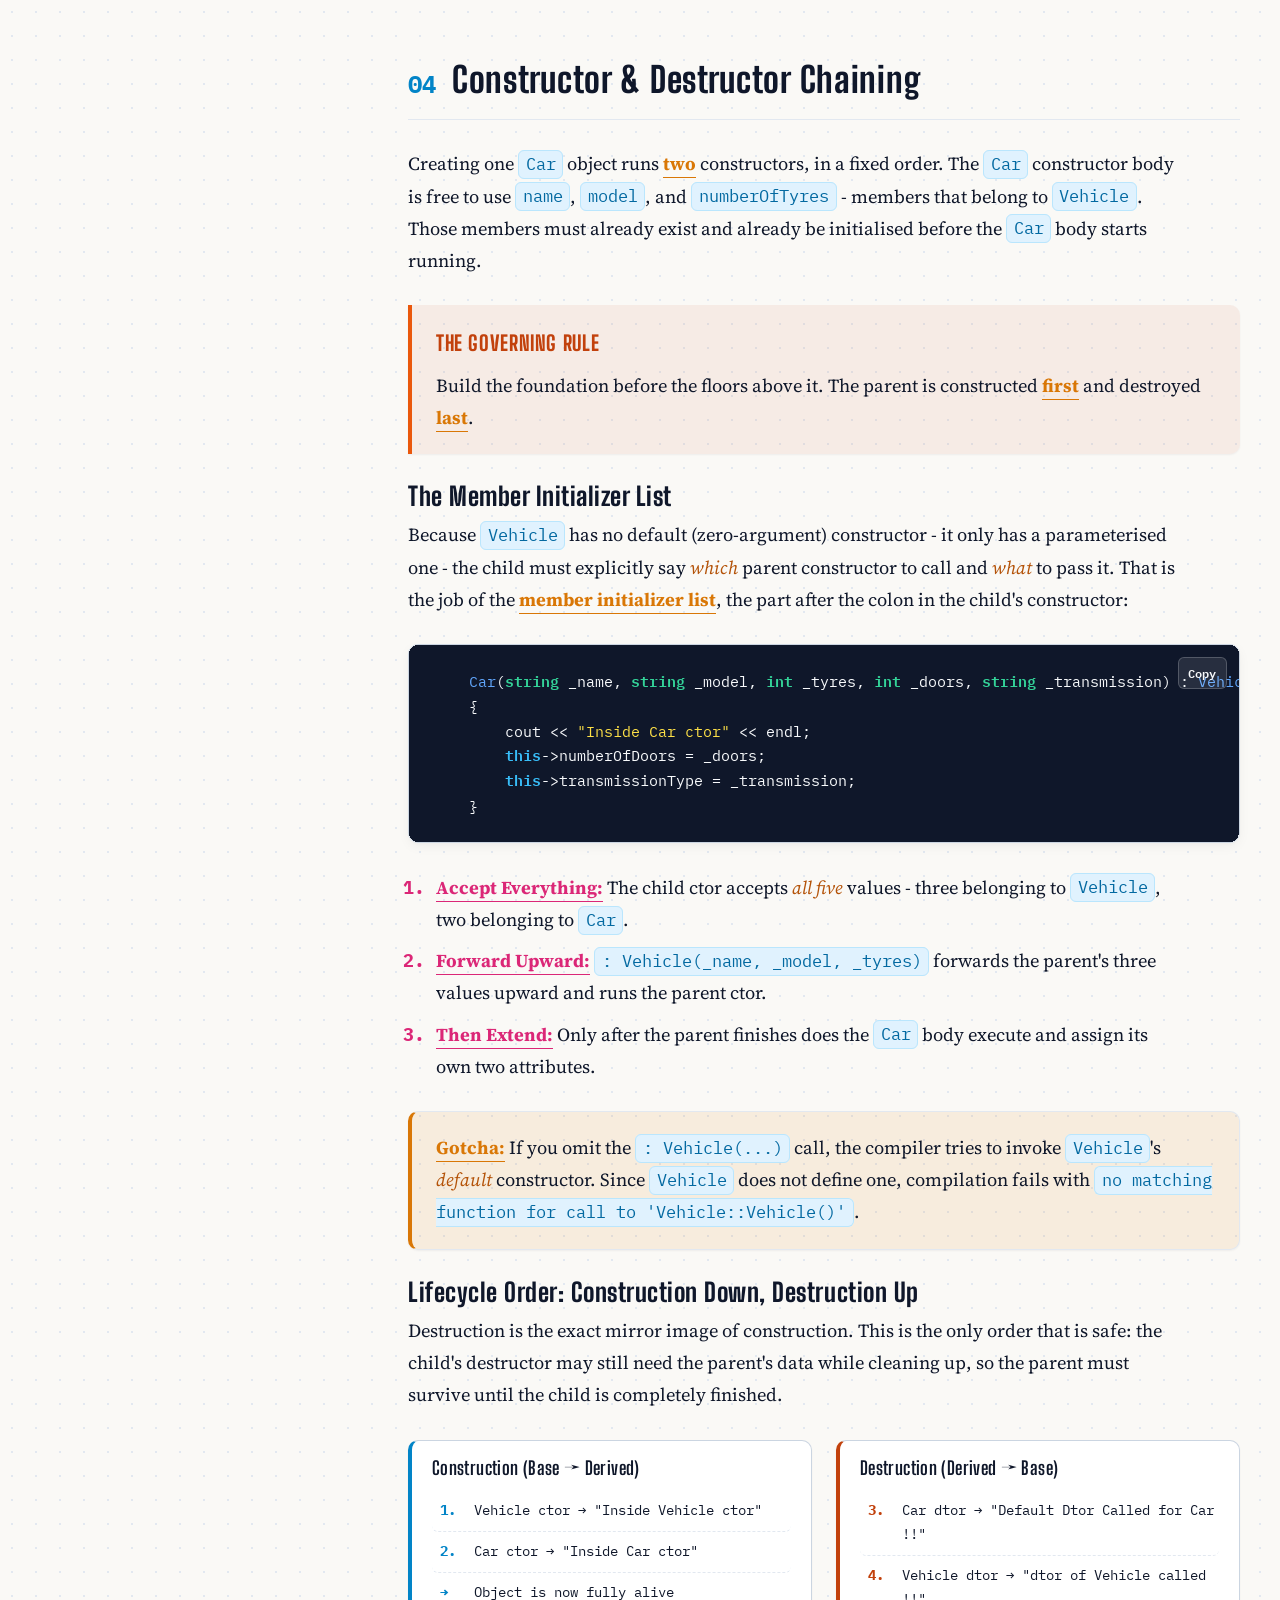
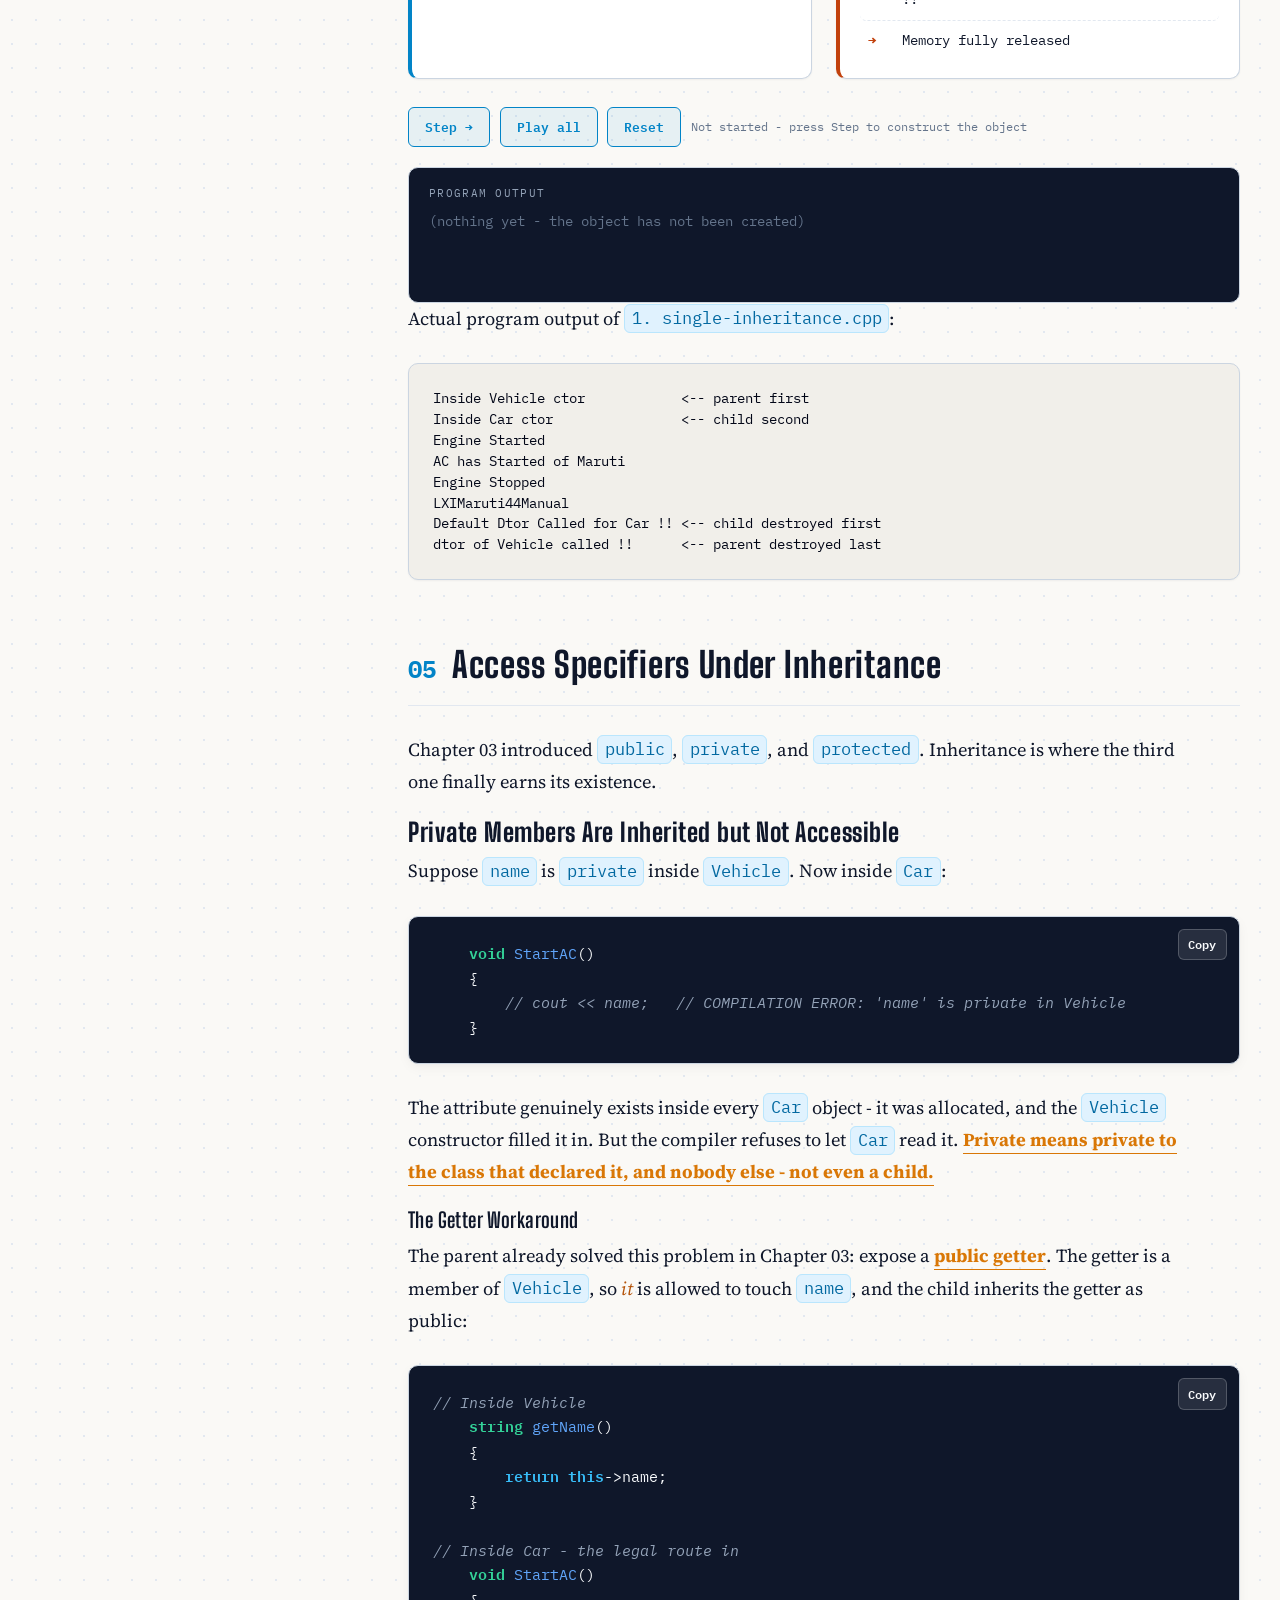
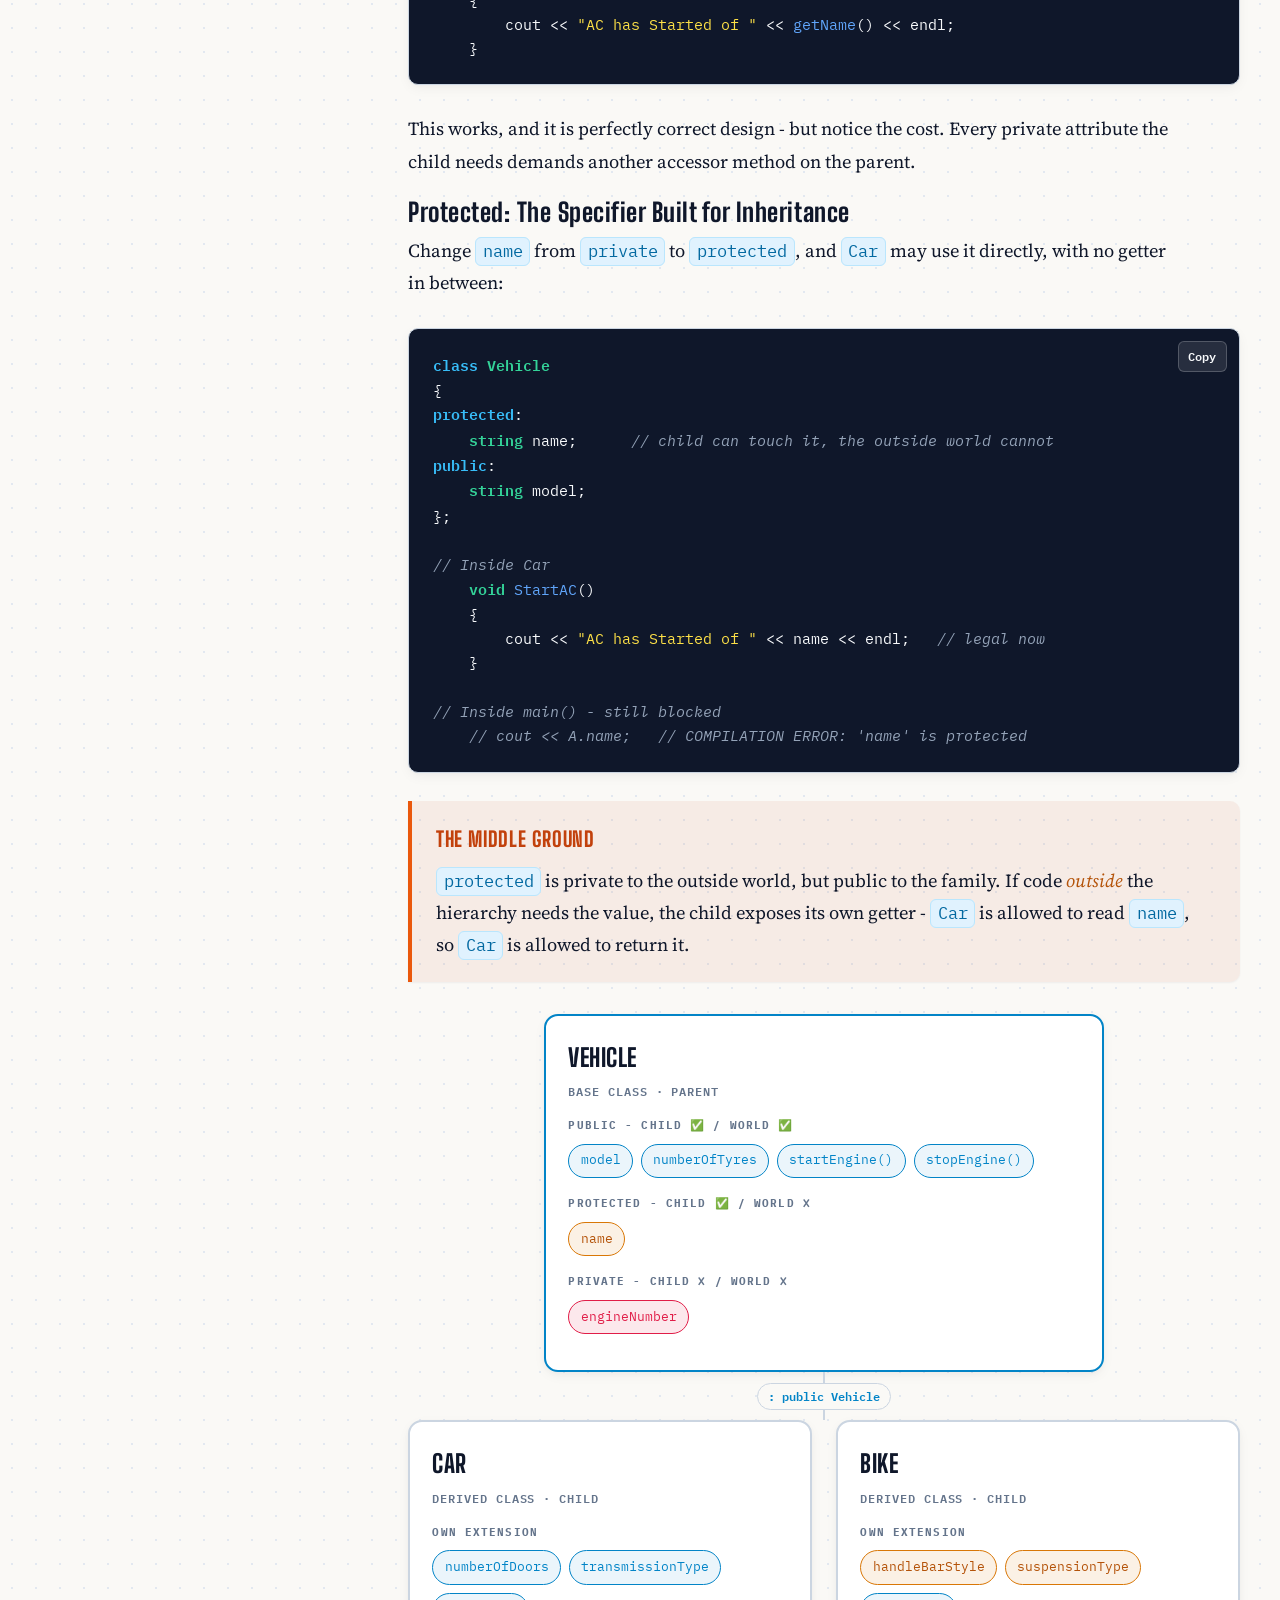
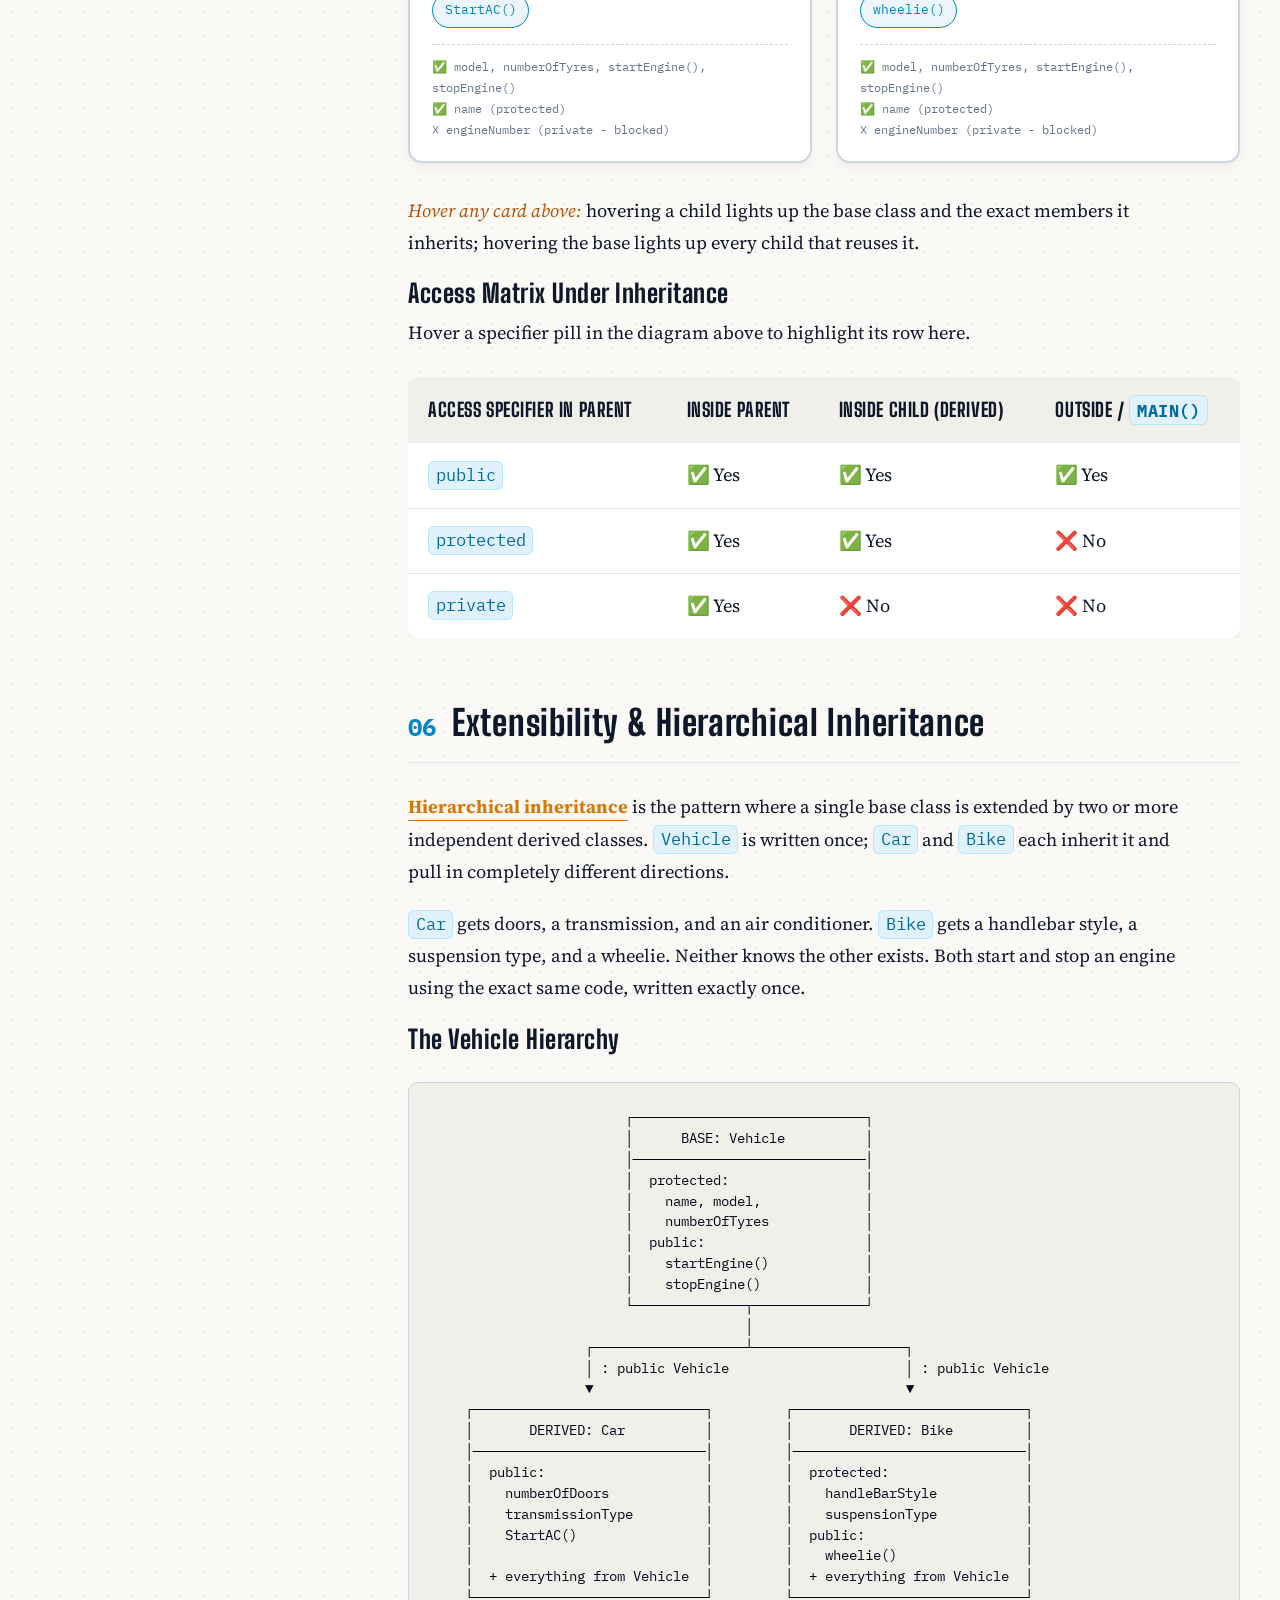
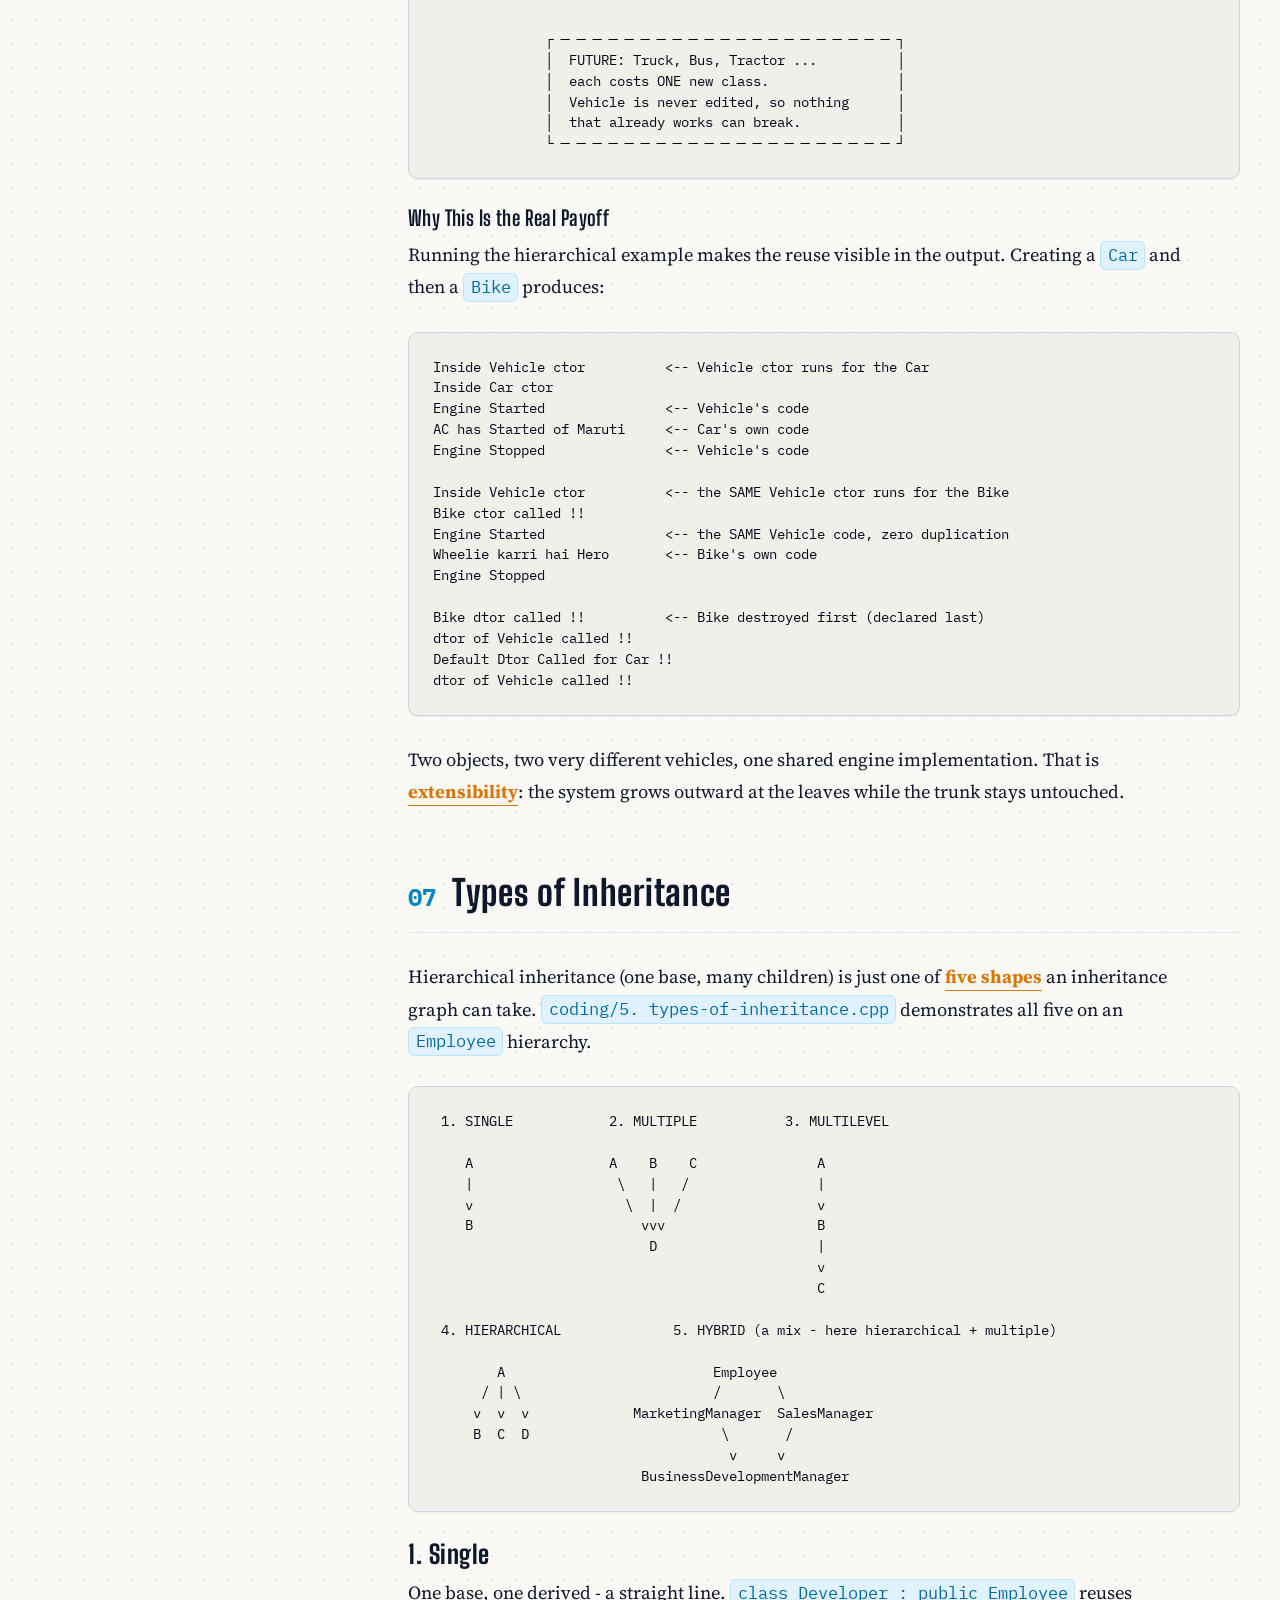
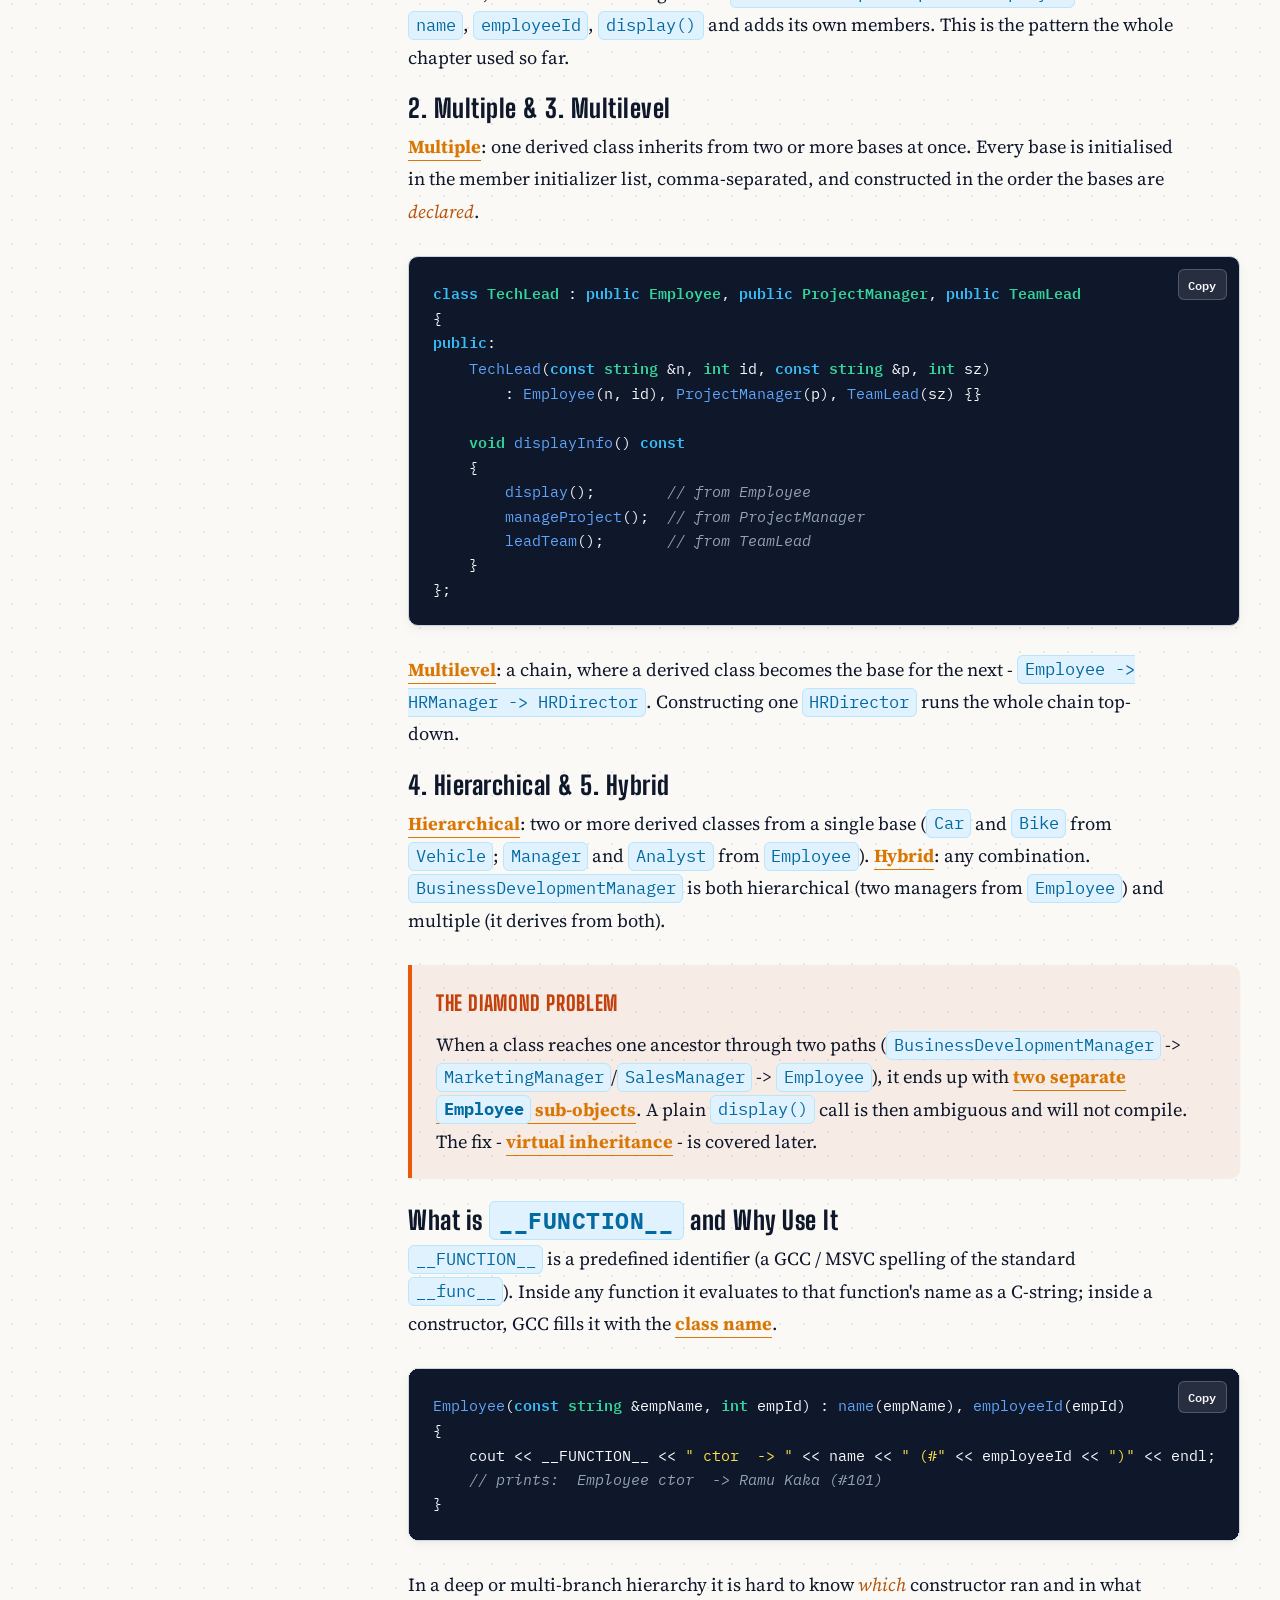
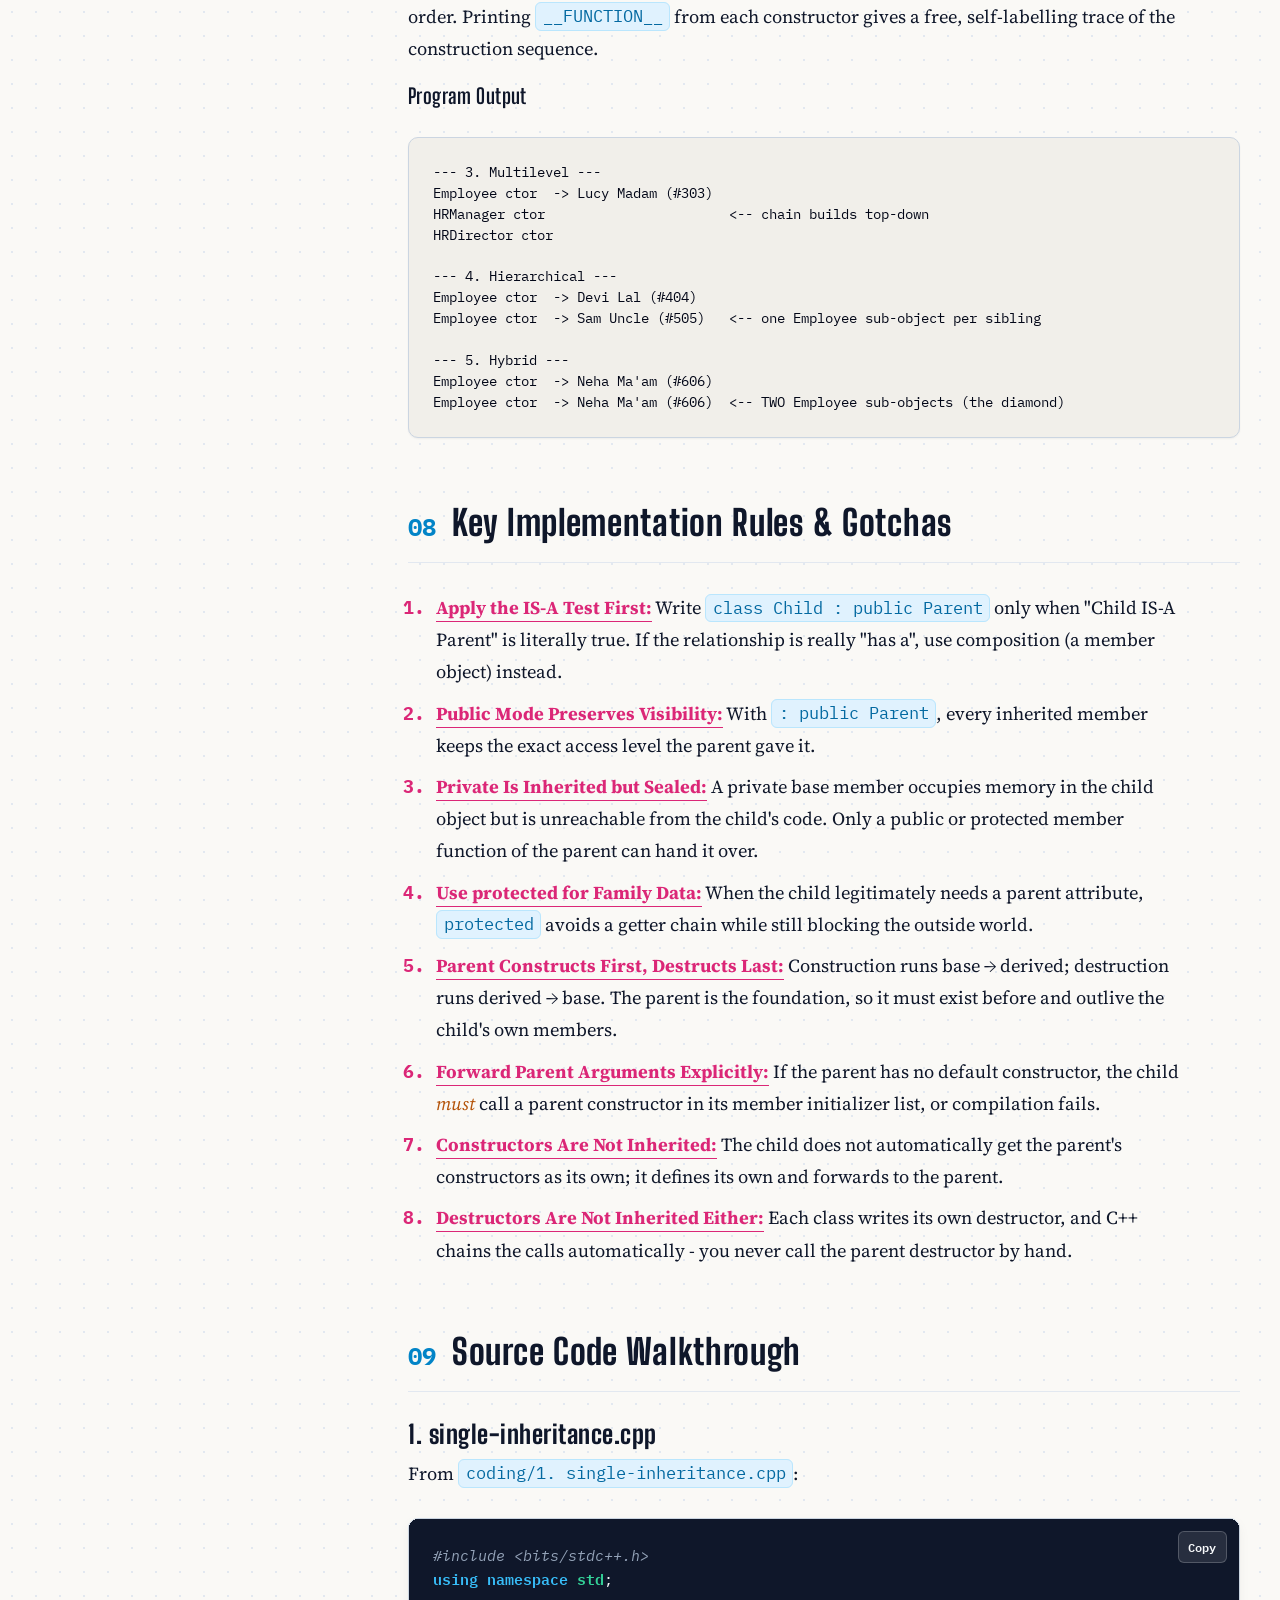
<file: Chapter 04 - Inheritance/notes/visual notes/index.html>
<!DOCTYPE html>
<html lang="en">
<head>
  <meta charset="UTF-8">
  <meta name="viewport" content="width=device-width, initial-scale=1.0">
  <title>Chapter 04 - Inheritance | Object-Oriented Programming</title>

  <!-- Google Fonts -->
  <link rel="preconnect" href="https://fonts.googleapis.com">
  <link rel="preconnect" href="https://fonts.gstatic.com" crossorigin>
  <link href="https://fonts.googleapis.com/css2?family=Big+Shoulders+Display:wght@700;800;900&family=IBM+Plex+Mono:ital,wght@0,400;0,600;0,700;1,400&family=Source+Serif+4:ital,opsz,wght@0,8..60,400;0,8..60,600;0,8..60,700;1,8..60,400;1,8..60,600&display=swap" rel="stylesheet">

  <!-- Stylesheet -->
  <link rel="stylesheet" href="style.css">
</head>
<body>
  <div id="progress-bar"></div>

  <div class="layout">
    <!-- Sidebar Navigation -->
    <aside class="sidebar">
      <div class="toc-title">Chapter 04 Index</div>
      <nav class="toc">
        <ul>
          <li><a href="#what-is-inheritance">01. What is Inheritance?</a></li>
          <li class="sub-item"><a href="#terminology">Base &amp; Derived Terminology</a></li>
          <li class="sub-item"><a href="#is-a-relationship">The IS-A Relationship</a></li>
          <li><a href="#duplication-problem">02. The Duplication Problem</a></li>
          <li class="sub-item"><a href="#without-inheritance">Life Without Inheritance</a></li>
          <li class="sub-item"><a href="#with-inheritance">Life With Inheritance</a></li>
          <li><a href="#syntax">03. Syntax &amp; Inheritance Mode</a></li>
          <li class="sub-item"><a href="#memory-layout">What the Child Owns</a></li>
          <li><a href="#chaining">04. Ctor &amp; Dtor Chaining</a></li>
          <li class="sub-item"><a href="#initializer-list">Member Initializer List</a></li>
          <li class="sub-item"><a href="#lifecycle-order">Lifecycle Order</a></li>
          <li><a href="#access-under-inheritance">05. Access Specifiers</a></li>
          <li class="sub-item"><a href="#private-blocked">Private is Blocked</a></li>
          <li class="sub-item"><a href="#protected-specifier">Protected Unlocks It</a></li>
          <li class="sub-item"><a href="#access-matrix">Access Matrix</a></li>
          <li><a href="#extensibility">06. Extensibility</a></li>
          <li class="sub-item"><a href="#hierarchy-diagram">The Vehicle Hierarchy</a></li>
          <li><a href="#types">07. Types of Inheritance</a></li>
          <li class="sub-item"><a href="#type-multiple">Multiple &amp; Multilevel</a></li>
          <li class="sub-item"><a href="#function-macro">__FUNCTION__</a></li>
          <li><a href="#rules-gotchas">08. Rules &amp; Gotchas</a></li>
          <li><a href="#source-walkthrough">09. Source Code</a></li>
          <li><a href="#summary">10. Summary</a></li>
        </ul>
      </nav>
    </aside>

    <!-- Main Article Content -->
    <main>
      <!-- Hero Header -->
      <header class="hero">
        <div class="meta-badges">
          <span class="tag">Module 04</span>
          <span class="tag tag-blue">Core OOP Pillar</span>
          <span class="tag tag-green" id="read-time">~14 min read</span>
        </div>
        <h1>CHAPTER 04 - INHERITANCE</h1>
        <p class="subtitle">
          Code reuse, the IS-A relationship, constructor chaining, protected access, and extensible class hierarchies.
        </p>
      </header>

      <!-- Section 1: Definition -->
      <section id="what-is-inheritance" class="sec">
        <div class="sec-head">
          <span class="sec-num">01</span>
          <h2>What is Inheritance?</h2>
        </div>
        <p>
          <strong>Inheritance</strong> is the mechanism by which one class (the <em>child</em>) acquires all the attributes and behaviours of another class (the <em>parent</em>), and is then free to add its own. The child does not copy the parent's code - the child <strong>contains</strong> the parent. Every <code>Car</code> object physically carries a complete <code>Vehicle</code> sub-object inside it.
        </p>

        <div class="math-block">
          $$\text{Inheritance} = \text{Reuse of Parent State and Behaviour} + \text{Child-Specific Extension}$$
        </div>

        <div class="callout">
          <div class="callout-title">The Real-World Analogy</div>
          <p>
            A Car <strong>is a</strong> Vehicle. A Bike <strong>is a</strong> Vehicle. Both of them start an engine, both of them have a name, a model and a number of tyres. Only the extras differ - a Car has doors and a transmission, a Bike has a handlebar style and a suspension type.
          </p>
        </div>

        <p>
          Everything that is true of <em>every</em> vehicle belongs in <code>Vehicle</code>. Everything that is true of <em>only cars</em> belongs in <code>Car</code>. That single sentence is the entire design rule of inheritance.
        </p>

        <section id="terminology" class="sub">
          <h3>Base Class and Derived Class Terminology</h3>
          <p>The same two roles go by several interchangeable names:</p>

          <div class="table-wrapper">
            <table class="spec-table">
              <thead>
                <tr>
                  <th>Role</th>
                  <th>Also Called</th>
                  <th>In Our Example</th>
                </tr>
              </thead>
              <tbody>
                <tr>
                  <td><strong>Base Class</strong></td>
                  <td>Parent Class, Super Class</td>
                  <td><code>Vehicle</code></td>
                </tr>
                <tr>
                  <td><strong>Derived Class</strong></td>
                  <td>Child Class, Sub Class</td>
                  <td><code>Car</code>, <code>Bike</code></td>
                </tr>
              </tbody>
            </table>
          </div>
        </section>

        <section id="is-a-relationship" class="sub">
          <h3>The IS-A Relationship</h3>
          <p>
            Inheritance models an <strong>IS-A</strong> relationship, and this is the test you apply before writing <code>:</code> in a class header:
          </p>

          <div class="isa-row isa-pass">
            <span><code>Car</code> IS-A <code>Vehicle</code></span>
            <span class="isa-verdict">✅ Inheritance is correct</span>
          </div>
          <div class="isa-row isa-pass">
            <span><code>Bike</code> IS-A <code>Vehicle</code></span>
            <span class="isa-verdict">✅ Inheritance is correct</span>
          </div>
          <div class="isa-row isa-fail">
            <span><code>Car</code> IS-A <code>Engine</code></span>
            <span class="isa-verdict">❌ A Car HAS-A Engine - use composition</span>
          </div>

          <p>
            If the sentence "Child IS-A Parent" does not read as plain English truth, inheritance is the wrong tool.
          </p>
        </section>
      </section>

      <!-- Section 2: The Duplication Problem -->
      <section id="duplication-problem" class="sec">
        <div class="sec-head">
          <span class="sec-num">02</span>
          <h2>Why Inheritance Exists: The Duplication Problem</h2>
        </div>

        <section id="without-inheritance" class="sub">
          <h3>Life Without Inheritance</h3>
          <p>
            Suppose we model <code>Car</code> and <code>Bike</code> as two unrelated classes. Both need a name, a model, a tyre count, and both need to start and stop an engine:
          </p>

          <div class="diagram-box">
            <pre class="diagram-pre">
        WITHOUT INHERITANCE (Duplicated Code)
+---------------------------+   +---------------------------+
|        class Car          |   |        class Bike         |
|---------------------------|   |---------------------------|
|  name                     |   |  name                     |   &lt;-- duplicated
|  model                    |   |  model                    |   &lt;-- duplicated
|  numberOfTyres            |   |  numberOfTyres            |   &lt;-- duplicated
|  startEngine()            |   |  startEngine()            |   &lt;-- duplicated
|  stopEngine()             |   |  stopEngine()             |   &lt;-- duplicated
|---------------------------|   |---------------------------|
|  numberOfDoors            |   |  handleBarStyle           |
|  transmissionType         |   |  suspensionType           |
|  StartAC()                |   |  wheelie()                |
+---------------------------+   +---------------------------+

Problem: fix a bug in startEngine() and you must fix it in EVERY class.</pre>
          </div>

          <p>
            Add a <code>Truck</code>, a <code>Bus</code>, and a <code>Tractor</code>, and the same five members get copy-pasted five more times. A single change to engine logic now means five edits, and the day you forget one of them, the classes silently disagree.
          </p>
        </section>

        <section id="with-inheritance" class="sub">
          <h3>Life With Inheritance</h3>
          <p>The two headline benefits:</p>

          <div class="card-grid">
            <div class="card">
              <span class="tag tag-blue">Benefit 1</span>
              <div class="card-title">Code Reusability</div>
              <p>
                The shared members are written once in <code>Vehicle</code> and reused by every child, with zero duplication. One bug fix reaches every vehicle in the system.
              </p>
            </div>

            <div class="card">
              <span class="tag tag-green">Benefit 2</span>
              <div class="card-title">Extensibility</div>
              <p>
                A new vehicle type costs one new small class. <code>Vehicle</code> itself is never touched, so nothing that already works can break.
              </p>
            </div>
          </div>
        </section>
      </section>

      <!-- Section 3: Syntax -->
      <section id="syntax" class="sec">
        <div class="sec-head">
          <span class="sec-num">03</span>
          <h2>Syntax &amp; The Inheritance Mode</h2>
        </div>

        <pre class="code"><span class="kw">class</span> <span class="ty">Car</span> : <span class="kw">public</span> <span class="ty">Vehicle</span>
{
    <span class="cm">// Car's own extra members</span>
};</pre>

        <div class="diagram-box">
          <pre class="diagram-pre">
    class   Car    :    public    Vehicle
            ▲           ▲         ▲
            │           │         └── Base Class (Parent)
            │           └──────────── Inheritance Mode (access specifier)
            └──────────────────────── Derived Class (Child)</pre>
        </div>

        <p>
          The mode written between the <code>:</code> and the parent name controls how the parent's members are re-labelled inside the child. We use <strong><code>public</code> mode</strong> throughout this chapter, and its rule is the simplest one:
        </p>

        <div class="alert-box alert-important">
          <strong><code>public</code> mode:</strong> private members are inherited as private, protected members are inherited as protected, and public members are inherited as public. In other words, <code>public</code> inheritance <em>changes nothing</em> - every member keeps the visibility the parent gave it. This is why it is the mode used in almost all real-world IS-A modelling.
        </div>

        <div class="table-wrapper">
          <table class="spec-table">
            <thead>
              <tr>
                <th>Inheritance Mode</th>
                <th>Parent <code>public</code> becomes</th>
                <th>Parent <code>protected</code> becomes</th>
                <th>Parent <code>private</code> becomes</th>
              </tr>
            </thead>
            <tbody>
              <tr>
                <td><code>public</code></td>
                <td><code>public</code></td>
                <td><code>protected</code></td>
                <td>Not accessible</td>
              </tr>
              <tr>
                <td><code>protected</code></td>
                <td><code>protected</code></td>
                <td><code>protected</code></td>
                <td>Not accessible</td>
              </tr>
              <tr>
                <td><code>private</code></td>
                <td><code>private</code></td>
                <td><code>private</code></td>
                <td>Not accessible</td>
              </tr>
            </tbody>
          </table>
        </div>

        <div class="alert-box alert-warning">
          <strong>Note:</strong> In every mode, the parent's <code>private</code> members are <em>inherited</em> (they occupy memory inside the child object) but are <strong>never directly accessible</strong> to the child.
        </div>

        <section id="memory-layout" class="sub">
          <h3>What the Child Actually Owns</h3>
          <div class="diagram-box">
            <pre class="diagram-pre">
        Car A("Maruti", "LXI", 4, 4, "Manual");

    ┌─────────────────────────────────────────────────────────────────────┐
    │                          Car OBJECT  'A'                            │
    │                                                                     │
    │   ┌─────────────────────────────────────────────────────────────┐   │
    │   │        INHERITED Vehicle SUB-OBJECT (built first)           │   │
    │   │                                                             │   │
    │   │   Attributes:              Methods:                         │   │
    │   │   ├── name  = "Maruti"     ├── startEngine()                │   │
    │   │   ├── model = "LXI"        └── stopEngine()                 │   │
    │   │   └── numberOfTyres = 4                                     │   │
    │   └─────────────────────────────────────────────────────────────┘   │
    │                                                                     │
    │   ┌─────────────────────────────────────────────────────────────┐   │
    │   │        Car'S OWN EXTENSION (built second)                   │   │
    │   │                                                             │   │
    │   │   Attributes:                    Methods:                   │   │
    │   │   ├── numberOfDoors = 4          └── StartAC()              │   │
    │   │   └── transmissionType = "Manual"                           │   │
    │   └─────────────────────────────────────────────────────────────┘   │
    └─────────────────────────────────────────────────────────────────────┘

    A.startEngine();  ──► reaches into the inherited Vehicle sub-object
    A.StartAC();      ──► Car's own method, and it can read 'name' from above</pre>
          </div>
        </section>
      </section>

      <!-- Section 4: Constructor & Destructor Chaining -->
      <section id="chaining" class="sec">
        <div class="sec-head">
          <span class="sec-num">04</span>
          <h2>Constructor &amp; Destructor Chaining</h2>
        </div>
        <p>
          Creating one <code>Car</code> object runs <strong>two</strong> constructors, in a fixed order. The <code>Car</code> constructor body is free to use <code>name</code>, <code>model</code>, and <code>numberOfTyres</code> - members that belong to <code>Vehicle</code>. Those members must already exist and already be initialised before the <code>Car</code> body starts running.
        </p>

        <div class="callout">
          <div class="callout-title">The Governing Rule</div>
          <p>
            Build the foundation before the floors above it. The parent is constructed <strong>first</strong> and destroyed <strong>last</strong>.
          </p>
        </div>

        <section id="initializer-list" class="sub">
          <h3>The Member Initializer List</h3>
          <p>
            Because <code>Vehicle</code> has no default (zero-argument) constructor - it only has a parameterised one - the child must explicitly say <em>which</em> parent constructor to call and <em>what</em> to pass it. That is the job of the <strong>member initializer list</strong>, the part after the colon in the child's constructor:
          </p>

          <pre class="code">    <span class="fn">Car</span>(<span class="ty">string</span> _name, <span class="ty">string</span> _model, <span class="ty">int</span> _tyres, <span class="ty">int</span> _doors, <span class="ty">string</span> _transmission) : <span class="fn">Vehicle</span>(_name, _model, _tyres)
    {
        cout &lt;&lt; <span class="str">"Inside Car ctor"</span> &lt;&lt; endl;
        <span class="kw">this</span>-&gt;numberOfDoors = _doors;
        <span class="kw">this</span>-&gt;transmissionType = _transmission;
    }</pre>

          <ol>
            <li><strong>Accept Everything:</strong> The child ctor accepts <em>all five</em> values - three belonging to <code>Vehicle</code>, two belonging to <code>Car</code>.</li>
            <li><strong>Forward Upward:</strong> <code>: Vehicle(_name, _model, _tyres)</code> forwards the parent's three values upward and runs the parent ctor.</li>
            <li><strong>Then Extend:</strong> Only after the parent finishes does the <code>Car</code> body execute and assign its own two attributes.</li>
          </ol>

          <div class="alert-box alert-important">
            <strong>Gotcha:</strong> If you omit the <code>: Vehicle(...)</code> call, the compiler tries to invoke <code>Vehicle</code>'s <em>default</em> constructor. Since <code>Vehicle</code> does not define one, compilation fails with <code>no matching function for call to 'Vehicle::Vehicle()'</code>.
          </div>
        </section>

        <section id="lifecycle-order" class="sub">
          <h3>Lifecycle Order: Construction Down, Destruction Up</h3>
          <p>
            Destruction is the exact mirror image of construction. This is the only order that is safe: the child's destructor may still need the parent's data while cleaning up, so the parent must survive until the child is completely finished.
          </p>

          <div class="lifecycle">
            <div class="lifecycle-col ctor-col">
              <h4>Construction (Base → Derived)</h4>
              <div class="lifecycle-step" data-step="0"><span class="step-num">1.</span><span>Vehicle ctor → "Inside Vehicle ctor"</span></div>
              <div class="lifecycle-step" data-step="1"><span class="step-num">2.</span><span>Car ctor → "Inside Car ctor"</span></div>
              <div class="lifecycle-step" data-step="2"><span class="step-num">→</span><span>Object is now fully alive</span></div>
            </div>

            <div class="lifecycle-col dtor-col">
              <h4>Destruction (Derived → Base)</h4>
              <div class="lifecycle-step" data-step="3"><span class="step-num">3.</span><span>Car dtor → "Default Dtor Called for Car !!"</span></div>
              <div class="lifecycle-step" data-step="4"><span class="step-num">4.</span><span>Vehicle dtor → "dtor of Vehicle called !!"</span></div>
              <div class="lifecycle-step" data-step="5"><span class="step-num">→</span><span>Memory fully released</span></div>
            </div>
          </div>

          <div class="chain-controls">
            <button type="button" class="chain-btn" id="chain-step">Step &rarr;</button>
            <button type="button" class="chain-btn" id="chain-play">Play all</button>
            <button type="button" class="chain-btn" id="chain-reset">Reset</button>
            <span class="chain-status" id="chain-status">Not started - press Step to construct the object</span>
          </div>

          <div class="chain-console" id="chain-console">
            <span class="console-label">Program output</span>
          </div>

          <p>Actual program output of <code>1. single-inheritance.cpp</code>:</p>
          <div class="diagram-box">
            <pre class="diagram-pre">
Inside Vehicle ctor            &lt;-- parent first
Inside Car ctor                &lt;-- child second
Engine Started
AC has Started of Maruti
Engine Stopped
LXIMaruti44Manual
Default Dtor Called for Car !! &lt;-- child destroyed first
dtor of Vehicle called !!      &lt;-- parent destroyed last</pre>
          </div>
        </section>
      </section>

      <!-- Section 5: Access Specifiers Under Inheritance -->
      <section id="access-under-inheritance" class="sec">
        <div class="sec-head">
          <span class="sec-num">05</span>
          <h2>Access Specifiers Under Inheritance</h2>
        </div>
        <p>
          Chapter 03 introduced <code>public</code>, <code>private</code>, and <code>protected</code>. Inheritance is where the third one finally earns its existence.
        </p>

        <section id="private-blocked" class="sub">
          <h3>Private Members Are Inherited but Not Accessible</h3>
          <p>Suppose <code>name</code> is <code>private</code> inside <code>Vehicle</code>. Now inside <code>Car</code>:</p>

          <pre class="code">    <span class="ty">void</span> <span class="fn">StartAC</span>()
    {
        <span class="cm">// cout &lt;&lt; name;   // COMPILATION ERROR: 'name' is private in Vehicle</span>
    }</pre>

          <p>
            The attribute genuinely exists inside every <code>Car</code> object - it was allocated, and the <code>Vehicle</code> constructor filled it in. But the compiler refuses to let <code>Car</code> read it. <strong>Private means private to the class that declared it, and nobody else - not even a child.</strong>
          </p>

          <h4>The Getter Workaround</h4>
          <p>
            The parent already solved this problem in Chapter 03: expose a <strong>public getter</strong>. The getter is a member of <code>Vehicle</code>, so <em>it</em> is allowed to touch <code>name</code>, and the child inherits the getter as public:
          </p>

          <pre class="code"><span class="cm">// Inside Vehicle</span>
    <span class="ty">string</span> <span class="fn">getName</span>()
    {
        <span class="kw">return this</span>-&gt;name;
    }

<span class="cm">// Inside Car - the legal route in</span>
    <span class="ty">void</span> <span class="fn">StartAC</span>()
    {
        cout &lt;&lt; <span class="str">"AC has Started of "</span> &lt;&lt; <span class="fn">getName</span>() &lt;&lt; endl;
    }</pre>

          <p>
            This works, and it is perfectly correct design - but notice the cost. Every private attribute the child needs demands another accessor method on the parent.
          </p>
        </section>

        <section id="protected-specifier" class="sub">
          <h3>Protected: The Specifier Built for Inheritance</h3>
          <p>Change <code>name</code> from <code>private</code> to <code>protected</code>, and <code>Car</code> may use it directly, with no getter in between:</p>

          <pre class="code"><span class="kw">class</span> <span class="ty">Vehicle</span>
{
<span class="kw">protected</span>:
    <span class="ty">string</span> name;      <span class="cm">// child can touch it, the outside world cannot</span>
<span class="kw">public</span>:
    <span class="ty">string</span> model;
};

<span class="cm">// Inside Car</span>
    <span class="ty">void</span> <span class="fn">StartAC</span>()
    {
        cout &lt;&lt; <span class="str">"AC has Started of "</span> &lt;&lt; name &lt;&lt; endl;   <span class="cm">// legal now</span>
    }

<span class="cm">// Inside main() - still blocked</span>
    <span class="cm">// cout &lt;&lt; A.name;   // COMPILATION ERROR: 'name' is protected</span></pre>

          <div class="callout">
            <div class="callout-title">The Middle Ground</div>
            <p>
              <code>protected</code> is private to the outside world, but public to the family. If code <em>outside</em> the hierarchy needs the value, the child exposes its own getter - <code>Car</code> is allowed to read <code>name</code>, so <code>Car</code> is allowed to return it.
            </p>
          </div>

          <div class="hierarchy">
            <div class="class-card base-card">
              <div class="class-name">Vehicle</div>
              <div class="class-role">Base Class · Parent</div>

              <div class="member-label">Public - Child ✅ / World ✅</div>
              <div class="pill-group">
                <span class="pill pill-pub" data-specifier="public">model</span>
                <span class="pill pill-pub" data-specifier="public">numberOfTyres</span>
                <span class="pill pill-pub" data-specifier="public">startEngine()</span>
                <span class="pill pill-pub" data-specifier="public">stopEngine()</span>
              </div>

              <div class="member-label">Protected - Child ✅ / World ❌</div>
              <div class="pill-group">
                <span class="pill pill-prot" data-specifier="protected">name</span>
              </div>

              <div class="member-label">Private - Child ❌ / World ❌</div>
              <div class="pill-group">
                <span class="pill pill-priv" data-specifier="private">engineNumber</span>
              </div>
            </div>

            <div class="inherit-link">
              <span class="inherit-mode">: public Vehicle</span>
            </div>

            <div class="derived-row">
              <div class="class-card derived-card">
                <div class="class-name">Car</div>
                <div class="class-role">Derived Class · Child</div>
                <div class="member-label">Own Extension</div>
                <div class="pill-group">
                  <span class="pill pill-pub">numberOfDoors</span>
                  <span class="pill pill-pub">transmissionType</span>
                  <span class="pill pill-pub">StartAC()</span>
                </div>
                <div class="inherited-note">
                  ✅ model, numberOfTyres, startEngine(), stopEngine()<br>
                  ✅ name (protected)<br>
                  ❌ engineNumber (private - blocked)
                </div>
              </div>

              <div class="class-card derived-card">
                <div class="class-name">Bike</div>
                <div class="class-role">Derived Class · Child</div>
                <div class="member-label">Own Extension</div>
                <div class="pill-group">
                  <span class="pill pill-prot">handleBarStyle</span>
                  <span class="pill pill-prot">suspensionType</span>
                  <span class="pill pill-pub">wheelie()</span>
                </div>
                <div class="inherited-note">
                  ✅ model, numberOfTyres, startEngine(), stopEngine()<br>
                  ✅ name (protected)<br>
                  ❌ engineNumber (private - blocked)
                </div>
              </div>
            </div>
          </div>

          <p>
            <em>Hover any card above:</em> hovering a child lights up the base class and the exact members it inherits; hovering the base lights up every child that reuses it.
          </p>
        </section>

        <section id="access-matrix" class="sub">
          <h3>Access Matrix Under Inheritance</h3>
          <p>Hover a specifier pill in the diagram above to highlight its row here.</p>

          <div class="table-wrapper">
            <table class="spec-table">
              <thead>
                <tr>
                  <th>Access Specifier in Parent</th>
                  <th>Inside Parent</th>
                  <th>Inside Child (Derived)</th>
                  <th>Outside / <code>main()</code></th>
                </tr>
              </thead>
              <tbody>
                <tr data-row="public">
                  <td><code>public</code></td>
                  <td>✅ Yes</td>
                  <td>✅ Yes</td>
                  <td>✅ Yes</td>
                </tr>
                <tr data-row="protected">
                  <td><code>protected</code></td>
                  <td>✅ Yes</td>
                  <td>✅ Yes</td>
                  <td>❌ No</td>
                </tr>
                <tr data-row="private">
                  <td><code>private</code></td>
                  <td>✅ Yes</td>
                  <td>❌ No</td>
                  <td>❌ No</td>
                </tr>
              </tbody>
            </table>
          </div>
        </section>
      </section>

      <!-- Section 6: Extensibility -->
      <section id="extensibility" class="sec">
        <div class="sec-head">
          <span class="sec-num">06</span>
          <h2>Extensibility &amp; Hierarchical Inheritance</h2>
        </div>
        <p>
          <strong>Hierarchical inheritance</strong> is the pattern where a single base class is extended by two or more independent derived classes. <code>Vehicle</code> is written once; <code>Car</code> and <code>Bike</code> each inherit it and pull in completely different directions.
        </p>

        <p>
          <code>Car</code> gets doors, a transmission, and an air conditioner. <code>Bike</code> gets a handlebar style, a suspension type, and a wheelie. Neither knows the other exists. Both start and stop an engine using the exact same code, written exactly once.
        </p>

        <section id="hierarchy-diagram" class="sub">
          <h3>The Vehicle Hierarchy</h3>
          <div class="diagram-box">
            <pre class="diagram-pre">
                        ┌─────────────────────────────┐
                        │      BASE: Vehicle          │
                        │─────────────────────────────│
                        │  protected:                 │
                        │    name, model,             │
                        │    numberOfTyres            │
                        │  public:                    │
                        │    startEngine()            │
                        │    stopEngine()             │
                        └──────────────┬──────────────┘
                                       │
                   ┌───────────────────┴───────────────────┐
                   │ : public Vehicle                      │ : public Vehicle
                   ▼                                       ▼
    ┌─────────────────────────────┐         ┌─────────────────────────────┐
    │       DERIVED: Car          │         │       DERIVED: Bike         │
    │─────────────────────────────│         │─────────────────────────────│
    │  public:                    │         │  protected:                 │
    │    numberOfDoors            │         │    handleBarStyle           │
    │    transmissionType         │         │    suspensionType           │
    │    StartAC()                │         │  public:                    │
    │                             │         │    wheelie()                │
    │  + everything from Vehicle  │         │  + everything from Vehicle  │
    └─────────────────────────────┘         └─────────────────────────────┘

              ┌ ─ ─ ─ ─ ─ ─ ─ ─ ─ ─ ─ ─ ─ ─ ─ ─ ─ ─ ─ ─ ─ ┐
              │  FUTURE: Truck, Bus, Tractor ...          │
              │  each costs ONE new class.                │
              │  Vehicle is never edited, so nothing      │
              │  that already works can break.            │
              └ ─ ─ ─ ─ ─ ─ ─ ─ ─ ─ ─ ─ ─ ─ ─ ─ ─ ─ ─ ─ ─ ┘</pre>
          </div>

          <h4>Why This Is the Real Payoff</h4>
          <p>
            Running the hierarchical example makes the reuse visible in the output. Creating a <code>Car</code> and then a <code>Bike</code> produces:
          </p>

          <div class="diagram-box">
            <pre class="diagram-pre">
Inside Vehicle ctor          &lt;-- Vehicle ctor runs for the Car
Inside Car ctor
Engine Started               &lt;-- Vehicle's code
AC has Started of Maruti     &lt;-- Car's own code
Engine Stopped               &lt;-- Vehicle's code

Inside Vehicle ctor          &lt;-- the SAME Vehicle ctor runs for the Bike
Bike ctor called !!
Engine Started               &lt;-- the SAME Vehicle code, zero duplication
Wheelie karri hai Hero       &lt;-- Bike's own code
Engine Stopped

Bike dtor called !!          &lt;-- Bike destroyed first (declared last)
dtor of Vehicle called !!
Default Dtor Called for Car !!
dtor of Vehicle called !!</pre>
          </div>

          <p>
            Two objects, two very different vehicles, one shared engine implementation. That is <strong>extensibility</strong>: the system grows outward at the leaves while the trunk stays untouched.
          </p>
        </section>
      </section>

      <!-- Section 7: Types of Inheritance -->
      <section id="types" class="sec">
        <div class="sec-head">
          <span class="sec-num">07</span>
          <h2>Types of Inheritance</h2>
        </div>
        <p>
          Hierarchical inheritance (one base, many children) is just one of <strong>five shapes</strong> an inheritance graph can take. <code>coding/5. types-of-inheritance.cpp</code> demonstrates all five on an <code>Employee</code> hierarchy.
        </p>

        <div class="diagram-box">
          <pre class="diagram-pre">
 1. SINGLE            2. MULTIPLE           3. MULTILEVEL

    A                 A    B    C               A
    |                  \   |   /                |
    v                   \  |  /                 v
    B                     vvv                   B
                           D                    |
                                                v
                                                C

 4. HIERARCHICAL              5. HYBRID (a mix - here hierarchical + multiple)

        A                          Employee
      / | \                        /       \
     v  v  v             MarketingManager  SalesManager
     B  C  D                        \       /
                                     v     v
                          BusinessDevelopmentManager</pre>
        </div>

        <h3>1. Single</h3>
        <p>
          One base, one derived - a straight line. <code>class Developer : public Employee</code> reuses <code>name</code>, <code>employeeId</code>, <code>display()</code> and adds its own members. This is the pattern the whole chapter used so far.
        </p>

        <section id="type-multiple" class="sub">
          <h3>2. Multiple &amp; 3. Multilevel</h3>
          <p>
            <strong>Multiple</strong>: one derived class inherits from two or more bases at once. Every base is initialised in the member initializer list, comma-separated, and constructed in the order the bases are <em>declared</em>.
          </p>
          <pre class="code"><span class="kw">class</span> <span class="ty">TechLead</span> : <span class="kw">public</span> <span class="ty">Employee</span>, <span class="kw">public</span> <span class="ty">ProjectManager</span>, <span class="kw">public</span> <span class="ty">TeamLead</span>
{
<span class="kw">public</span>:
    <span class="fn">TechLead</span>(<span class="kw">const</span> <span class="ty">string</span> &amp;n, <span class="ty">int</span> id, <span class="kw">const</span> <span class="ty">string</span> &amp;p, <span class="ty">int</span> sz)
        : <span class="fn">Employee</span>(n, id), <span class="fn">ProjectManager</span>(p), <span class="fn">TeamLead</span>(sz) {}

    <span class="ty">void</span> <span class="fn">displayInfo</span>() <span class="kw">const</span>
    {
        <span class="fn">display</span>();        <span class="cm">// from Employee</span>
        <span class="fn">manageProject</span>();  <span class="cm">// from ProjectManager</span>
        <span class="fn">leadTeam</span>();       <span class="cm">// from TeamLead</span>
    }
};</pre>
          <p>
            <strong>Multilevel</strong>: a chain, where a derived class becomes the base for the next - <code>Employee -&gt; HRManager -&gt; HRDirector</code>. Constructing one <code>HRDirector</code> runs the whole chain top-down.
          </p>
        </section>

        <h3>4. Hierarchical &amp; 5. Hybrid</h3>
        <p>
          <strong>Hierarchical</strong>: two or more derived classes from a single base (<code>Car</code> and <code>Bike</code> from <code>Vehicle</code>; <code>Manager</code> and <code>Analyst</code> from <code>Employee</code>). <strong>Hybrid</strong>: any combination. <code>BusinessDevelopmentManager</code> is both hierarchical (two managers from <code>Employee</code>) and multiple (it derives from both).
        </p>

        <div class="callout">
          <div class="callout-title">The Diamond Problem</div>
          <p>
            When a class reaches one ancestor through two paths (<code>BusinessDevelopmentManager</code> -&gt; <code>MarketingManager</code>/<code>SalesManager</code> -&gt; <code>Employee</code>), it ends up with <strong>two separate <code>Employee</code> sub-objects</strong>. A plain <code>display()</code> call is then ambiguous and will not compile. The fix - <strong>virtual inheritance</strong> - is covered later.
          </p>
        </div>

        <section id="function-macro" class="sub">
          <h3>What is <code>__FUNCTION__</code> and Why Use It</h3>
          <p>
            <code>__FUNCTION__</code> is a predefined identifier (a GCC / MSVC spelling of the standard <code>__func__</code>). Inside any function it evaluates to that function's name as a C-string; inside a constructor, GCC fills it with the <strong>class name</strong>.
          </p>
          <pre class="code"><span class="fn">Employee</span>(<span class="kw">const</span> <span class="ty">string</span> &amp;empName, <span class="ty">int</span> empId) : <span class="fn">name</span>(empName), <span class="fn">employeeId</span>(empId)
{
    cout &lt;&lt; __FUNCTION__ &lt;&lt; <span class="str">" ctor  -&gt; "</span> &lt;&lt; name &lt;&lt; <span class="str">" (#"</span> &lt;&lt; employeeId &lt;&lt; <span class="str">")"</span> &lt;&lt; endl;
    <span class="cm">// prints:  Employee ctor  -&gt; Ramu Kaka (#101)</span>
}</pre>
          <p>
            In a deep or multi-branch hierarchy it is hard to know <em>which</em> constructor ran and in what order. Printing <code>__FUNCTION__</code> from each constructor gives a free, self-labelling trace of the construction sequence.
          </p>
        </section>

        <h4>Program Output</h4>
        <div class="diagram-box">
          <pre class="diagram-pre">
--- 3. Multilevel ---
Employee ctor  -&gt; Lucy Madam (#303)
HRManager ctor                       &lt;-- chain builds top-down
HRDirector ctor

--- 4. Hierarchical ---
Employee ctor  -&gt; Devi Lal (#404)
Employee ctor  -&gt; Sam Uncle (#505)   &lt;-- one Employee sub-object per sibling

--- 5. Hybrid ---
Employee ctor  -&gt; Neha Ma'am (#606)
Employee ctor  -&gt; Neha Ma'am (#606)  &lt;-- TWO Employee sub-objects (the diamond)</pre>
        </div>
      </section>

      <!-- Section 8: Rules & Gotchas -->
      <section id="rules-gotchas" class="sec">
        <div class="sec-head">
          <span class="sec-num">08</span>
          <h2>Key Implementation Rules &amp; Gotchas</h2>
        </div>

        <ol>
          <li><strong>Apply the IS-A Test First:</strong> Write <code>class Child : public Parent</code> only when "Child IS-A Parent" is literally true. If the relationship is really "has a", use composition (a member object) instead.</li>
          <li><strong>Public Mode Preserves Visibility:</strong> With <code>: public Parent</code>, every inherited member keeps the exact access level the parent gave it.</li>
          <li><strong>Private Is Inherited but Sealed:</strong> A private base member occupies memory in the child object but is unreachable from the child's code. Only a public or protected member function of the parent can hand it over.</li>
          <li><strong>Use protected for Family Data:</strong> When the child legitimately needs a parent attribute, <code>protected</code> avoids a getter chain while still blocking the outside world.</li>
          <li><strong>Parent Constructs First, Destructs Last:</strong> Construction runs base → derived; destruction runs derived → base. The parent is the foundation, so it must exist before and outlive the child's own members.</li>
          <li><strong>Forward Parent Arguments Explicitly:</strong> If the parent has no default constructor, the child <em>must</em> call a parent constructor in its member initializer list, or compilation fails.</li>
          <li><strong>Constructors Are Not Inherited:</strong> The child does not automatically get the parent's constructors as its own; it defines its own and forwards to the parent.</li>
          <li><strong>Destructors Are Not Inherited Either:</strong> Each class writes its own destructor, and C++ chains the calls automatically - you never call the parent destructor by hand.</li>
        </ol>
      </section>

      <!-- Section 9: Source Code Walkthrough -->
      <section id="source-walkthrough" class="sec">
        <div class="sec-head">
          <span class="sec-num">09</span>
          <h2>Source Code Walkthrough</h2>
        </div>

        <h3>1. single-inheritance.cpp</h3>
        <p>From <code>coding/1. single-inheritance.cpp</code>:</p>
        <pre class="code"><span class="cm">#include &lt;bits/stdc++.h&gt;</span>
<span class="kw">using namespace</span> <span class="ty">std</span>;

<span class="kw">class</span> <span class="ty">Vehicle</span>
{
<span class="kw">public</span>:
    <span class="ty">string</span> name;
    <span class="ty">string</span> model;
    <span class="ty">int</span> numberOfTyres;

<span class="kw">public</span>:
    <span class="fn">Vehicle</span>(<span class="ty">string</span> _name, <span class="ty">string</span> _model, <span class="ty">int</span> _tyres)
    {
        cout &lt;&lt; <span class="str">"Inside Vehicle ctor"</span> &lt;&lt; endl;
        <span class="kw">this</span>-&gt;name = _name;
        <span class="kw">this</span>-&gt;model = _model;
        <span class="kw">this</span>-&gt;numberOfTyres = _tyres;
    }

    <span class="ty">void</span> <span class="fn">startEngine</span>() { cout &lt;&lt; <span class="str">"Engine Started"</span> &lt;&lt; endl; }
    <span class="ty">void</span> <span class="fn">stopEngine</span>()  { cout &lt;&lt; <span class="str">"Engine Stopped"</span> &lt;&lt; endl; }

    ~<span class="fn">Vehicle</span>() { cout &lt;&lt; <span class="str">"dtor of Vehicle called !!"</span> &lt;&lt; endl; }
};

<span class="cm">// class Car : accessSpecifier(mode) Vehicle</span>
<span class="kw">class</span> <span class="ty">Car</span> : <span class="kw">public</span> <span class="ty">Vehicle</span>
{
<span class="kw">public</span>:
    <span class="ty">int</span> numberOfDoors;
    <span class="ty">string</span> transmissionType;

    <span class="fn">Car</span>(<span class="ty">string</span> _name, <span class="ty">string</span> _model, <span class="ty">int</span> _tyres, <span class="ty">int</span> _doors, <span class="ty">string</span> _transmission) : <span class="fn">Vehicle</span>(_name, _model, _tyres)
    {
        cout &lt;&lt; <span class="str">"Inside Car ctor"</span> &lt;&lt; endl;
        <span class="kw">this</span>-&gt;numberOfDoors = _doors;
        <span class="kw">this</span>-&gt;transmissionType = _transmission;
    }

    <span class="ty">void</span> <span class="fn">StartAC</span>()
    {
        <span class="cm">// 'name' belongs to Vehicle, but it is inherited, so Car can use it</span>
        cout &lt;&lt; <span class="str">"AC has Started of "</span> &lt;&lt; name &lt;&lt; endl;
    }

    ~<span class="fn">Car</span>() { cout &lt;&lt; <span class="str">"Default Dtor Called for Car !!"</span> &lt;&lt; endl; }
};

<span class="ty">int</span> <span class="fn">main</span>()
{
    <span class="ty">Car</span> A(<span class="str">"Maruti"</span>, <span class="str">"LXI"</span>, <span class="num">4</span>, <span class="num">4</span>, <span class="str">"Manual"</span>);

    A.<span class="fn">startEngine</span>(); <span class="cm">// inherited from Vehicle</span>
    A.<span class="fn">StartAC</span>();     <span class="cm">// Car's own method</span>
    A.<span class="fn">stopEngine</span>();  <span class="cm">// inherited from Vehicle</span>

    cout &lt;&lt; A.model &lt;&lt; A.name &lt;&lt; A.numberOfDoors &lt;&lt; A.numberOfTyres &lt;&lt; A.transmissionType &lt;&lt; endl;

    <span class="kw">return</span> <span class="num">0</span>;
}</pre>

        <h3>2. private-members-in-inheritance.cpp</h3>
        <p>From <code>coding/2. private-members-in-inheritance.cpp</code>:</p>
        <pre class="code"><span class="kw">class</span> <span class="ty">Vehicle</span>
{
    <span class="cm">// Private by default - hidden even from the Child</span>
    <span class="ty">string</span> name;

<span class="kw">public</span>:
    <span class="ty">string</span> model;
    <span class="ty">int</span> numberOfTyres;

<span class="kw">public</span>:
    <span class="fn">Vehicle</span>(<span class="ty">string</span> _name, <span class="ty">string</span> _model, <span class="ty">int</span> _tyres)
    {
        <span class="kw">this</span>-&gt;name = _name; <span class="cm">// legal: we are inside Vehicle itself</span>
        <span class="kw">this</span>-&gt;model = _model;
        <span class="kw">this</span>-&gt;numberOfTyres = _tyres;
    }

    <span class="cm">// Getter - the only door to the private attribute</span>
    <span class="ty">string</span> <span class="fn">getName</span>()
    {
        <span class="kw">return this</span>-&gt;name;
    }
};

<span class="kw">class</span> <span class="ty">Car</span> : <span class="kw">public</span> <span class="ty">Vehicle</span>
{
<span class="kw">public</span>:
    <span class="ty">void</span> <span class="fn">StartAC</span>()
    {
        <span class="cm">// cout &lt;&lt; name;      // COMPILATION ERROR: 'name' is private in Vehicle</span>
        cout &lt;&lt; <span class="str">"AC has Started of "</span> &lt;&lt; <span class="fn">getName</span>() &lt;&lt; endl;
    }
};</pre>

        <h3>3. protected-members.cpp</h3>
        <p>From <code>coding/3. protected-members.cpp</code>:</p>
        <pre class="code"><span class="kw">class</span> <span class="ty">Vehicle</span>
{
<span class="kw">protected</span>:
    <span class="ty">string</span> name;

<span class="kw">public</span>:
    <span class="ty">string</span> model;
    <span class="ty">int</span> numberOfTyres;

    <span class="ty">string</span> <span class="fn">getName</span>() { <span class="kw">return this</span>-&gt;name; }
};

<span class="kw">class</span> <span class="ty">Car</span> : <span class="kw">public</span> <span class="ty">Vehicle</span>
{
<span class="kw">public</span>:
    <span class="ty">void</span> <span class="fn">StartAC</span>()
    {
        <span class="cm">// Direct access is legal now - 'name' is protected, not private</span>
        cout &lt;&lt; <span class="str">"AC has Started of "</span> &lt;&lt; name &lt;&lt; endl;
    }

    <span class="cm">// Child's own getter - re-exposes the protected base attribute</span>
    <span class="ty">string</span> <span class="fn">getName</span>() { <span class="kw">return this</span>-&gt;name; }
};

<span class="ty">int</span> <span class="fn">main</span>()
{
    <span class="ty">Car</span> A(<span class="str">"Maruti"</span>, <span class="str">"LXI"</span>, <span class="num">4</span>, <span class="num">4</span>, <span class="str">"Manual"</span>);
    <span class="cm">// cout &lt;&lt; A.name;   // COMPILATION ERROR: 'name' is protected, blocked outside</span>
    cout &lt;&lt; A.model &lt;&lt; A.<span class="fn">getName</span>() &lt;&lt; endl;
    <span class="kw">return</span> <span class="num">0</span>;
}</pre>

        <h3>4. extensibility-hierarchical.cpp</h3>
        <p>From <code>coding/4. extensibility-hierarchical.cpp</code>:</p>
        <pre class="code"><span class="kw">class</span> <span class="ty">Vehicle</span>
{
<span class="kw">protected</span>:
    <span class="ty">string</span> name;
    <span class="ty">string</span> model;
    <span class="ty">int</span> numberOfTyres;

<span class="kw">public</span>:
    <span class="fn">Vehicle</span>(<span class="ty">string</span> _name, <span class="ty">string</span> _model, <span class="ty">int</span> _tyres)
    {
        cout &lt;&lt; <span class="str">"Inside Vehicle ctor"</span> &lt;&lt; endl;
        <span class="kw">this</span>-&gt;name = _name;
        <span class="kw">this</span>-&gt;model = _model;
        <span class="kw">this</span>-&gt;numberOfTyres = _tyres;
    }

    <span class="ty">void</span> <span class="fn">startEngine</span>() { cout &lt;&lt; <span class="str">"Engine Started"</span> &lt;&lt; endl; }
    <span class="ty">void</span> <span class="fn">stopEngine</span>()  { cout &lt;&lt; <span class="str">"Engine Stopped"</span> &lt;&lt; endl; }

    ~<span class="fn">Vehicle</span>() { cout &lt;&lt; <span class="str">"dtor of Vehicle called !!"</span> &lt;&lt; endl; }
};

<span class="kw">class</span> <span class="ty">Car</span> : <span class="kw">public</span> <span class="ty">Vehicle</span>
{
<span class="kw">public</span>:
    <span class="ty">int</span> numberOfDoors;
    <span class="ty">string</span> transmissionType;

    <span class="fn">Car</span>(<span class="ty">string</span> _name, <span class="ty">string</span> _model, <span class="ty">int</span> _tyres, <span class="ty">int</span> _doors, <span class="ty">string</span> _transmission) : <span class="fn">Vehicle</span>(_name, _model, _tyres)
    {
        cout &lt;&lt; <span class="str">"Inside Car ctor"</span> &lt;&lt; endl;
        <span class="kw">this</span>-&gt;numberOfDoors = _doors;
        <span class="kw">this</span>-&gt;transmissionType = _transmission;
    }

    <span class="ty">void</span> <span class="fn">StartAC</span>() { cout &lt;&lt; <span class="str">"AC has Started of "</span> &lt;&lt; name &lt;&lt; endl; }

    ~<span class="fn">Car</span>() { cout &lt;&lt; <span class="str">"Default Dtor Called for Car !!"</span> &lt;&lt; endl; }
};

<span class="kw">class</span> <span class="ty">Bike</span> : <span class="kw">public</span> <span class="ty">Vehicle</span>
{
<span class="kw">protected</span>:
    <span class="ty">string</span> handleBarStyle;
    <span class="ty">string</span> suspensionType;

<span class="kw">public</span>:
    <span class="fn">Bike</span>(<span class="ty">string</span> _name, <span class="ty">string</span> _model, <span class="ty">int</span> _tyres, <span class="ty">int</span> _doors, <span class="ty">string</span> _handleBarStyle, <span class="ty">string</span> _suspensionType) : <span class="fn">Vehicle</span>(_name, _model, _tyres)
    {
        cout &lt;&lt; <span class="str">"Bike ctor called !!"</span> &lt;&lt; endl;
        <span class="kw">this</span>-&gt;handleBarStyle = _handleBarStyle;
        <span class="kw">this</span>-&gt;suspensionType = _suspensionType;
    }

    <span class="ty">void</span> <span class="fn">wheelie</span>() { cout &lt;&lt; <span class="str">"Wheelie karri hai "</span> &lt;&lt; name &lt;&lt; endl; }

    ~<span class="fn">Bike</span>() { cout &lt;&lt; <span class="str">"Bike dtor called !!"</span> &lt;&lt; endl; }
};

<span class="ty">int</span> <span class="fn">main</span>()
{
    <span class="ty">Car</span> A(<span class="str">"Maruti"</span>, <span class="str">"LXI"</span>, <span class="num">4</span>, <span class="num">4</span>, <span class="str">"Manual"</span>);
    A.<span class="fn">startEngine</span>(); <span class="cm">// reused from Vehicle</span>
    A.<span class="fn">StartAC</span>();     <span class="cm">// Car's own extension</span>
    A.<span class="fn">stopEngine</span>();  <span class="cm">// reused from Vehicle</span>

    <span class="ty">Bike</span> B(<span class="str">"Hero"</span>, <span class="str">"vxi"</span>, <span class="num">2</span>, <span class="num">0</span>, <span class="str">"U"</span>, <span class="str">"hard"</span>);
    B.<span class="fn">startEngine</span>(); <span class="cm">// same reused behaviour, zero duplicated code</span>
    B.<span class="fn">wheelie</span>();     <span class="cm">// Bike's own extension</span>
    B.<span class="fn">stopEngine</span>();

    <span class="kw">return</span> <span class="num">0</span>;
}</pre>

        <div class="alert-box alert-warning">
          <strong>Name Hiding Preview:</strong> In <code>3. protected-members.cpp</code>, <code>Car::getName()</code> <em>hides</em> <code>Vehicle::getName()</code> because both share the same name and signature. Calling <code>A.getName()</code> resolves to the child's version - a first glimpse of the name-resolution rules that Polymorphism will formalise.
        </div>

        <h3>5. types-of-inheritance.cpp</h3>
        <p>From <code>coding/5. types-of-inheritance.cpp</code> - all five inheritance shapes on an <code>Employee</code> hierarchy. The class definitions are in the <a href="#types">Types of Inheritance</a> section above; here is the full program output:</p>
        <div class="diagram-box">
          <pre class="diagram-pre">
--- 1. Single ---
Employee ctor  -&gt; Ramu Kaka (#101)
Employee: Ramu Kaka, ID: 101
Specialization: Developer, Language: C++

--- 2. Multiple ---
Employee ctor  -&gt; Anna Dev (#202)
Employee: Anna Dev, ID: 202
Manages project: Project X
Leads a team of 5 members

--- 3. Multilevel ---
Employee ctor  -&gt; Lucy Madam (#303)
HRManager ctor
HRDirector ctor
HR Manager handling human-resources duties
HR Director managing the whole HR department

--- 4. Hierarchical ---
Employee ctor  -&gt; Devi Lal (#404)
Employee ctor  -&gt; Sam Uncle (#505)
Devi Lal approves leave requests
Sam Uncle builds the quarterly report

--- 5. Hybrid ---
Employee ctor  -&gt; Neha Ma'am (#606)
Employee ctor  -&gt; Neha Ma'am (#606)
Marketing Manager creating a marketing strategy
Sales Manager boosting sales
BDM coordinating business development</pre>
        </div>
        <p>
          The multilevel chain prints three ctor lines top-down for one object; the hierarchical siblings print one <code>Employee ctor</code> each; the hybrid class prints <code>Employee ctor</code> <em>twice</em> - the two sub-objects of the diamond.
        </p>
      </section>

      <!-- Section 10: Summary -->
      <section id="summary" class="sec">
        <div class="sec-head">
          <span class="sec-num">10</span>
          <h2>Summary</h2>
        </div>
        <p>
          Inheritance lets a child class acquire the state and behaviour of a parent and extend it, modelling the IS-A relationship. <code>public</code> mode preserves every member's original access level; construction runs base-first and destruction runs derived-first; <code>protected</code> is the specifier built specifically for the family, opening data to children while still sealing it from the outside world. The real payoff is <strong>extensibility</strong>: one base class, many children, shared code written exactly once, and new types added without ever editing what already works. The graph itself comes in five shapes - <strong>single, multiple, multilevel, hierarchical, and hybrid</strong> - with multiple/hybrid introducing the diamond problem that virtual inheritance later solves.
        </p>
      </section>
    
      <nav class="chapter-nav" aria-label="Chapter navigation">
        <a class="nav-prev" href="../../../Chapter%2003%20-%20Encapsulation/notes/visual%20notes/index.html">
          <span class="nav-dir">&larr; Previous</span>
          <span class="nav-title">03 &middot; Encapsulation</span>
        </a>
      </nav>
    </main>
  </div>

  <!-- Floating Navigation Controls -->
  <div class="floating-controls">
    <button id="theme-toggle" class="ctrl-btn" aria-label="Toggle dark/light theme" title="Toggle Theme">☾</button>
    <button id="width-toggle" class="ctrl-btn" aria-label="Toggle full width" title="Toggle Full Width">⊞</button>
    <button id="back-to-top" class="ctrl-btn" aria-label="Scroll back to top" title="Back to top">↑</button>
  </div>

  <!-- Javascript -->
  <script src="script.js"></script>
</body>
</html>
</file>
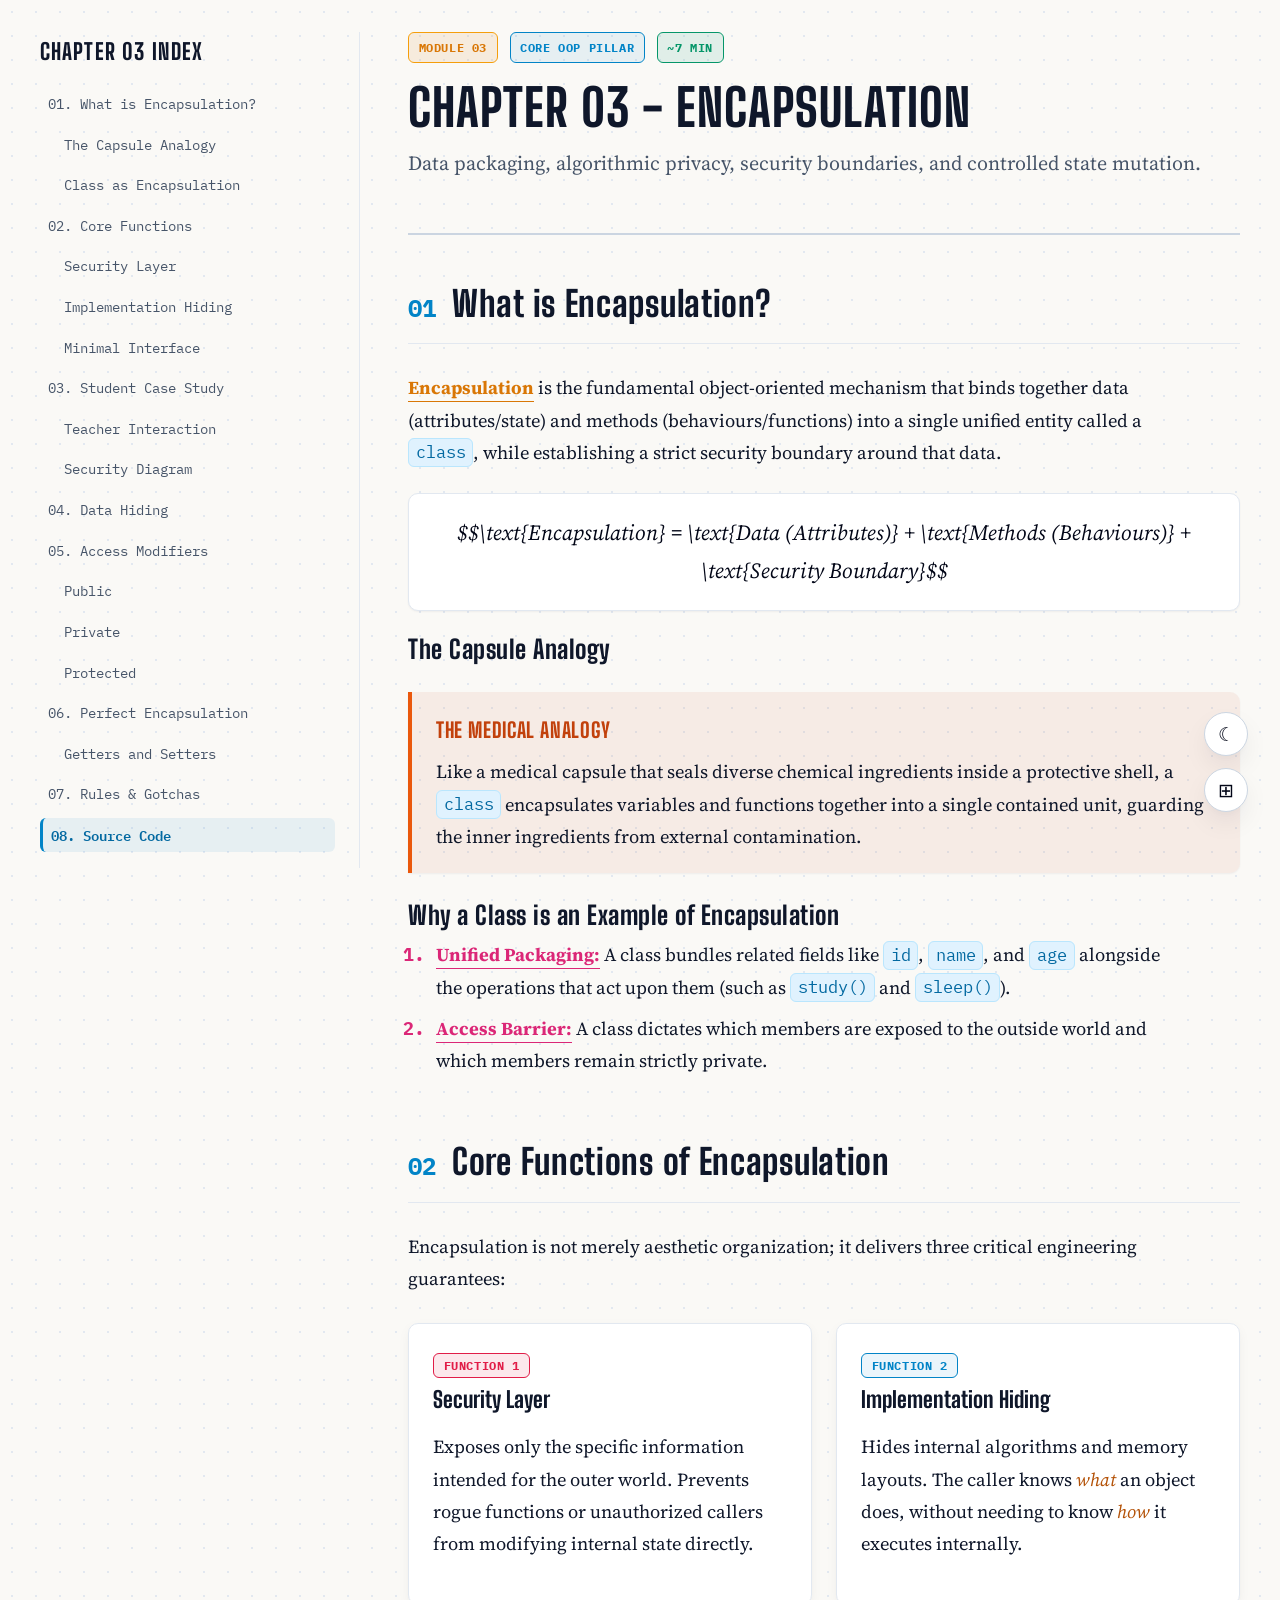
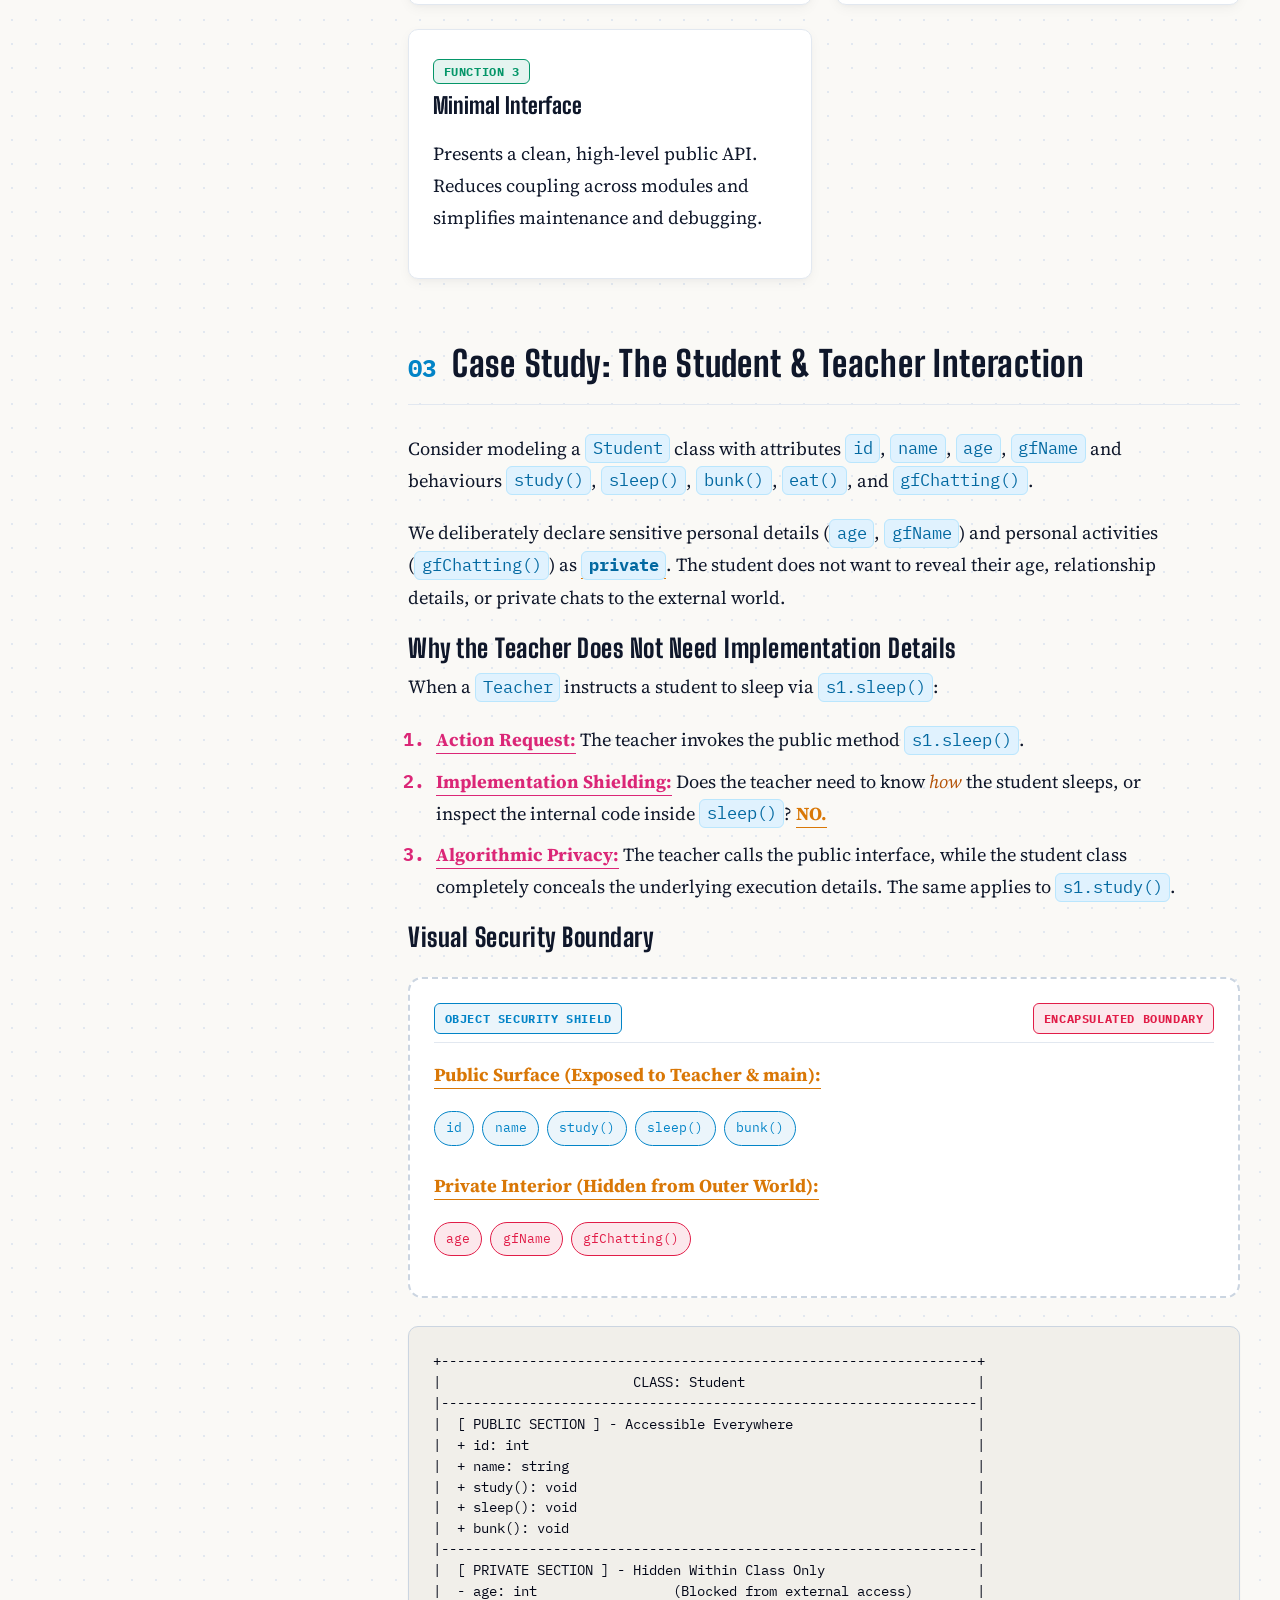
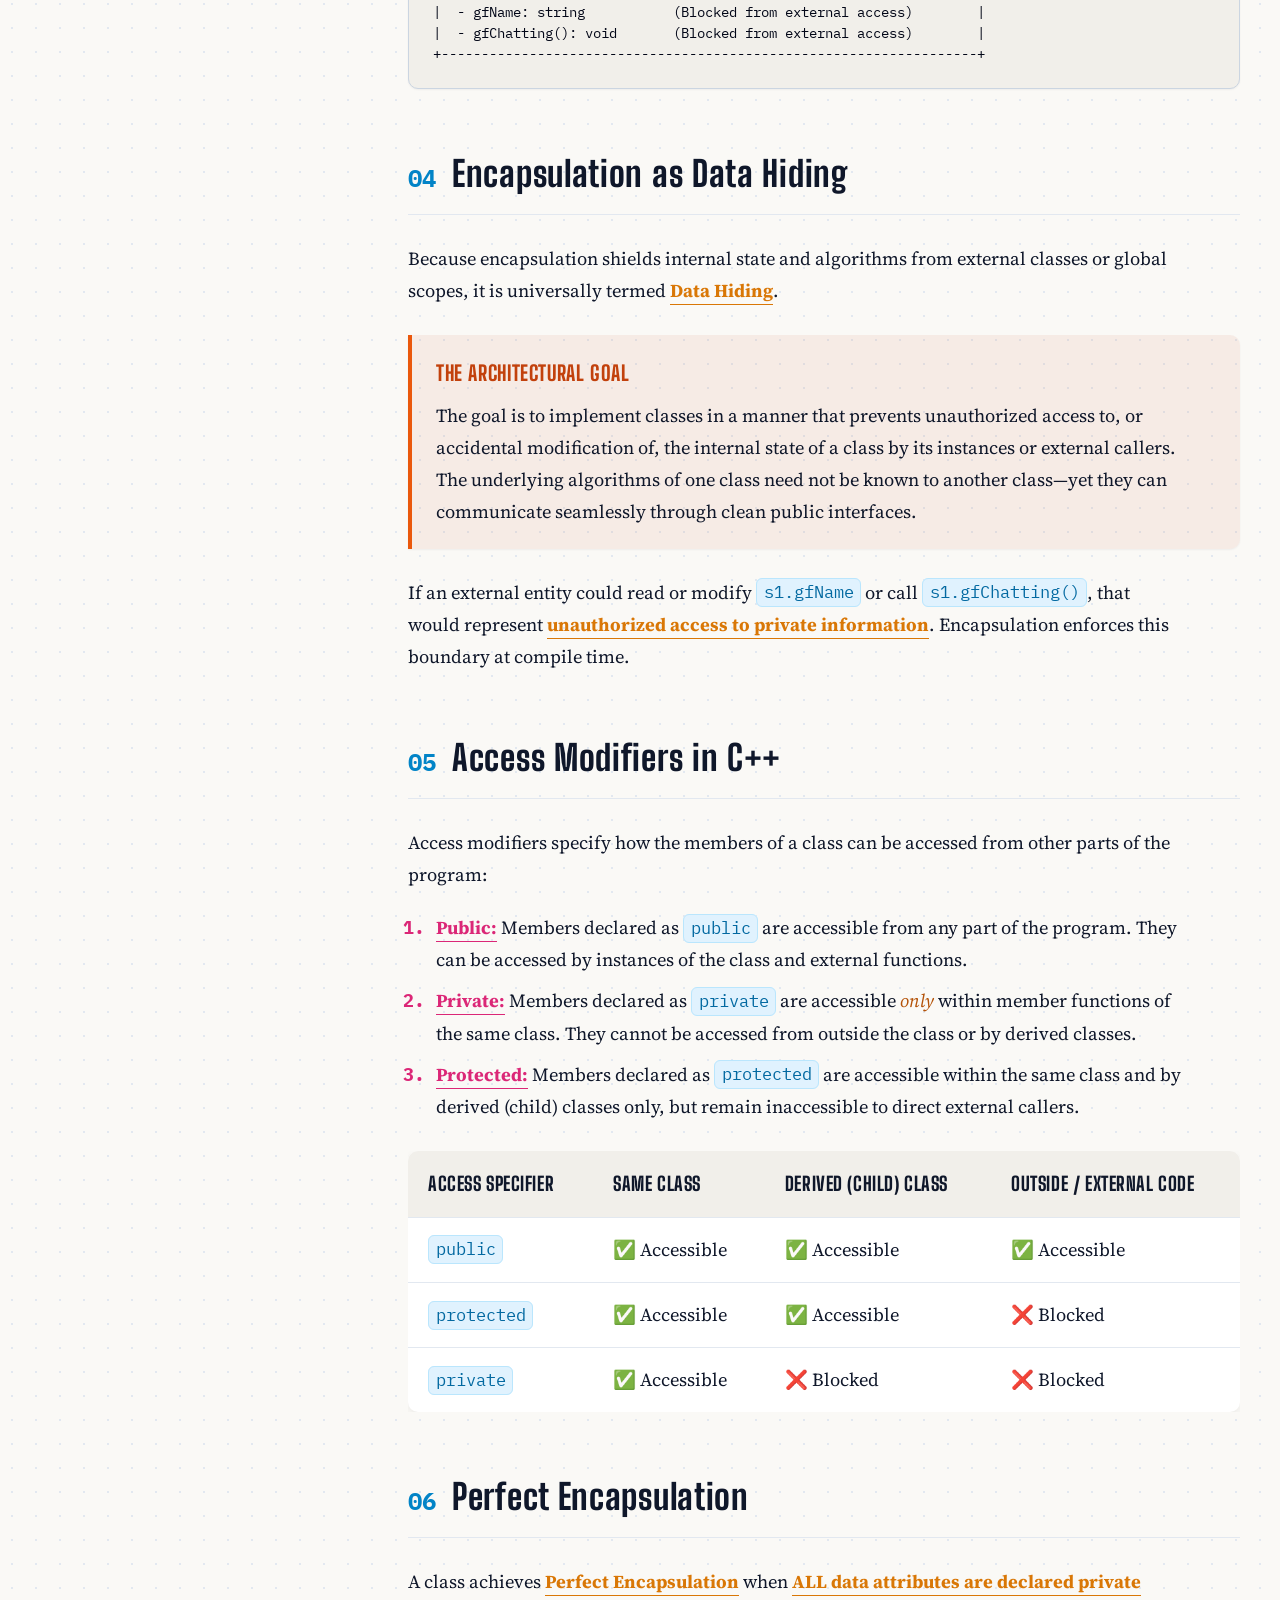
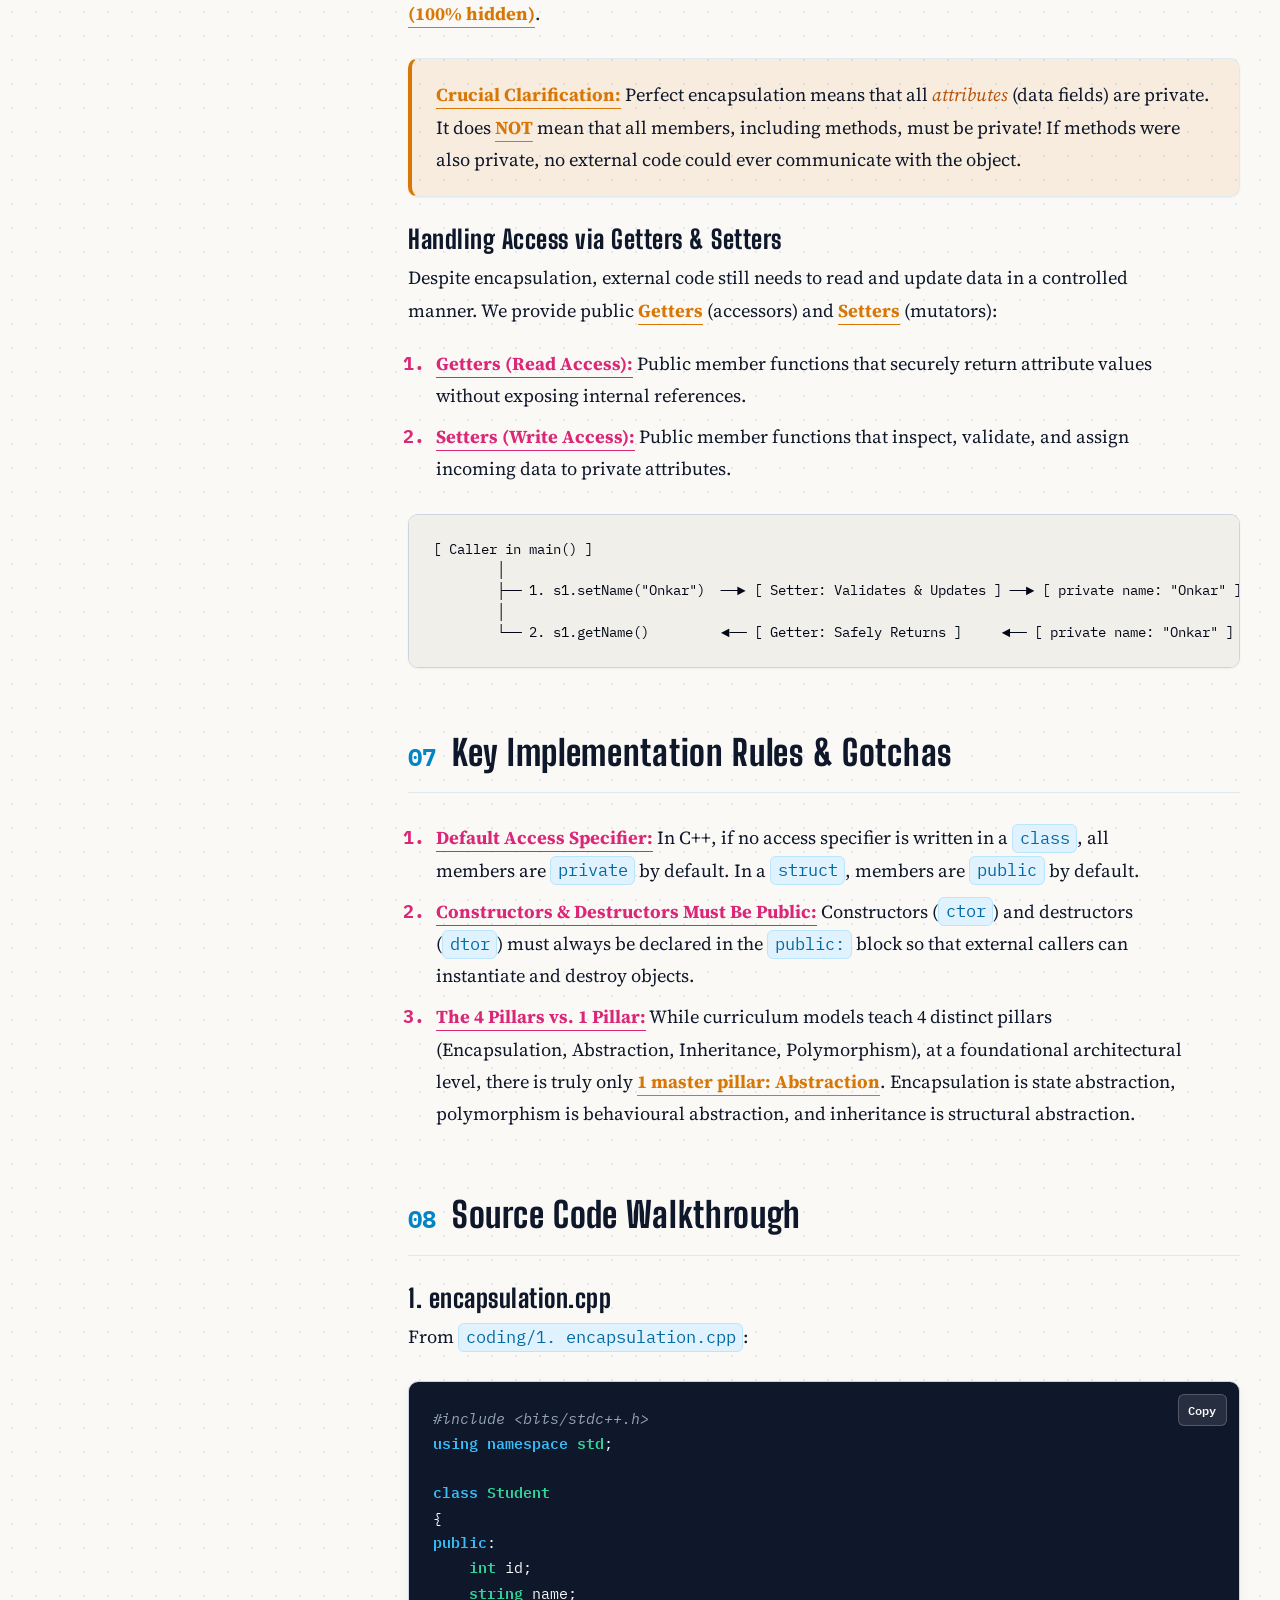
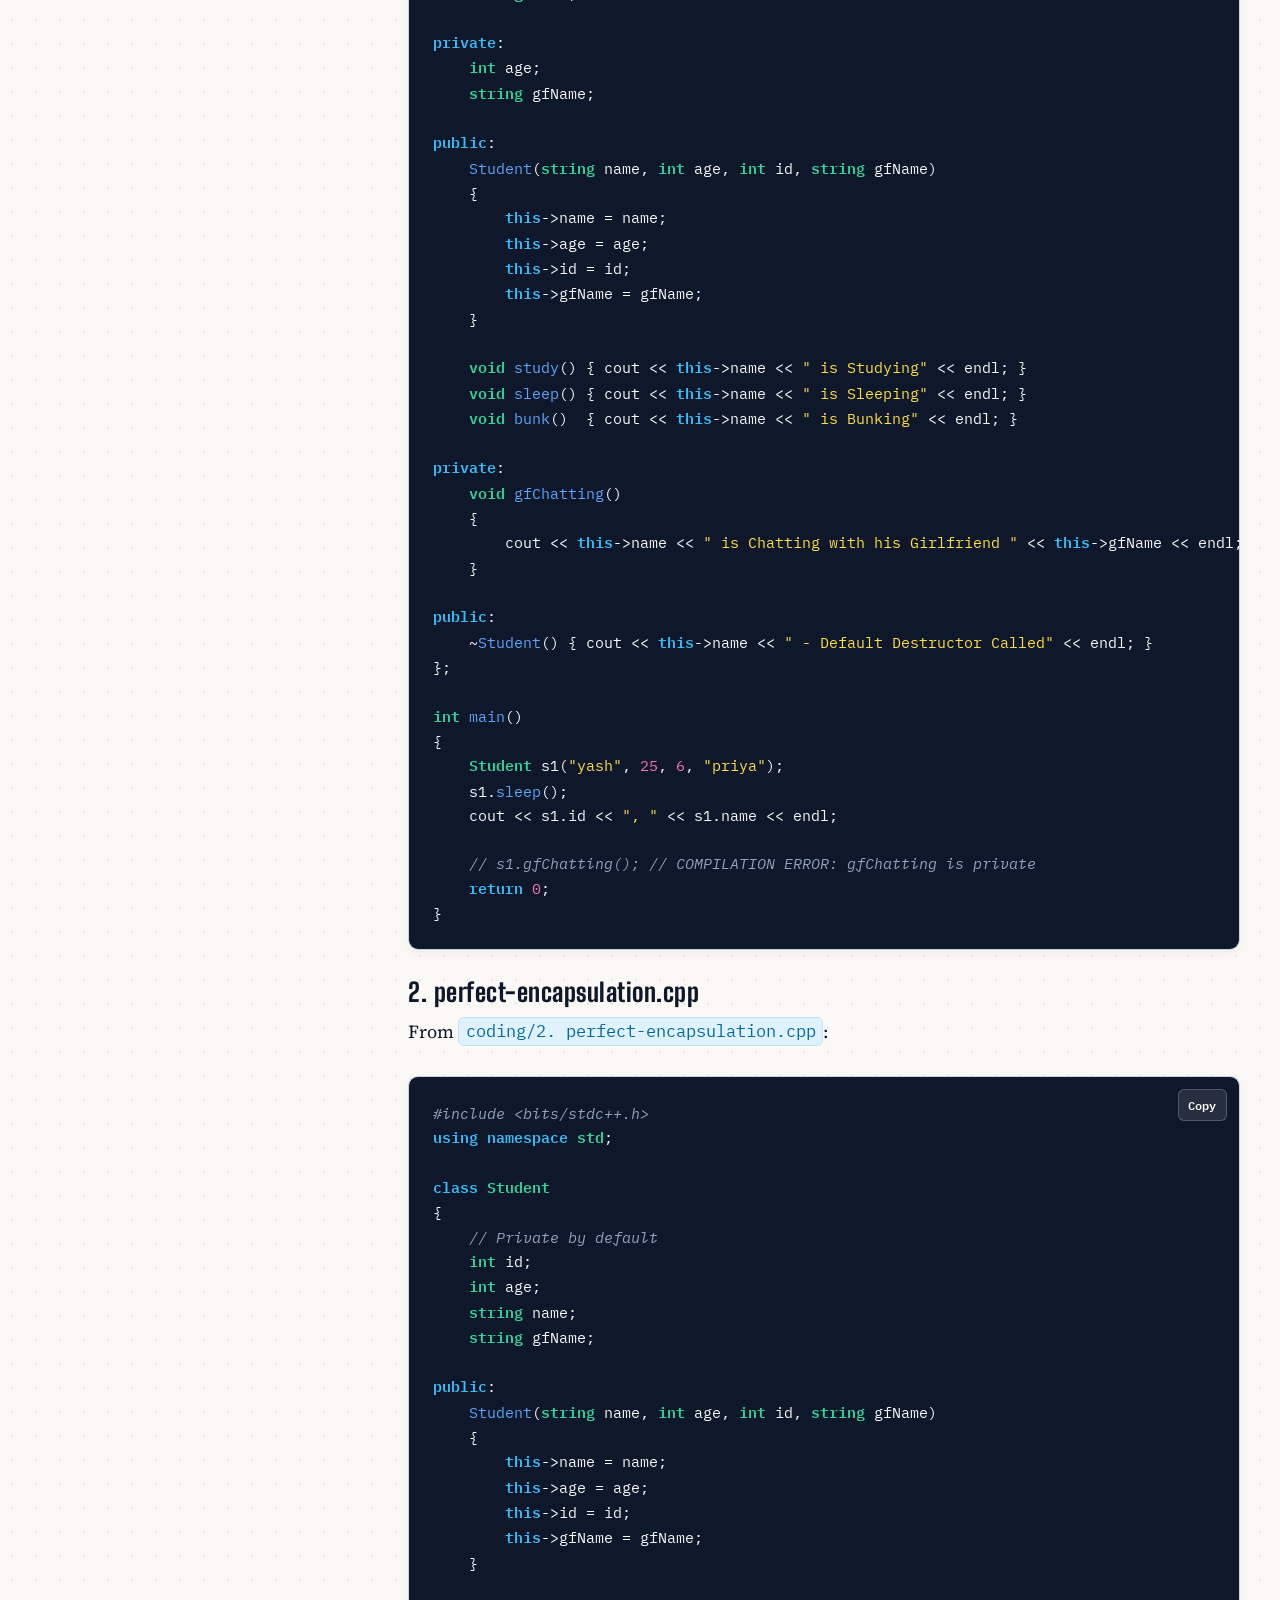
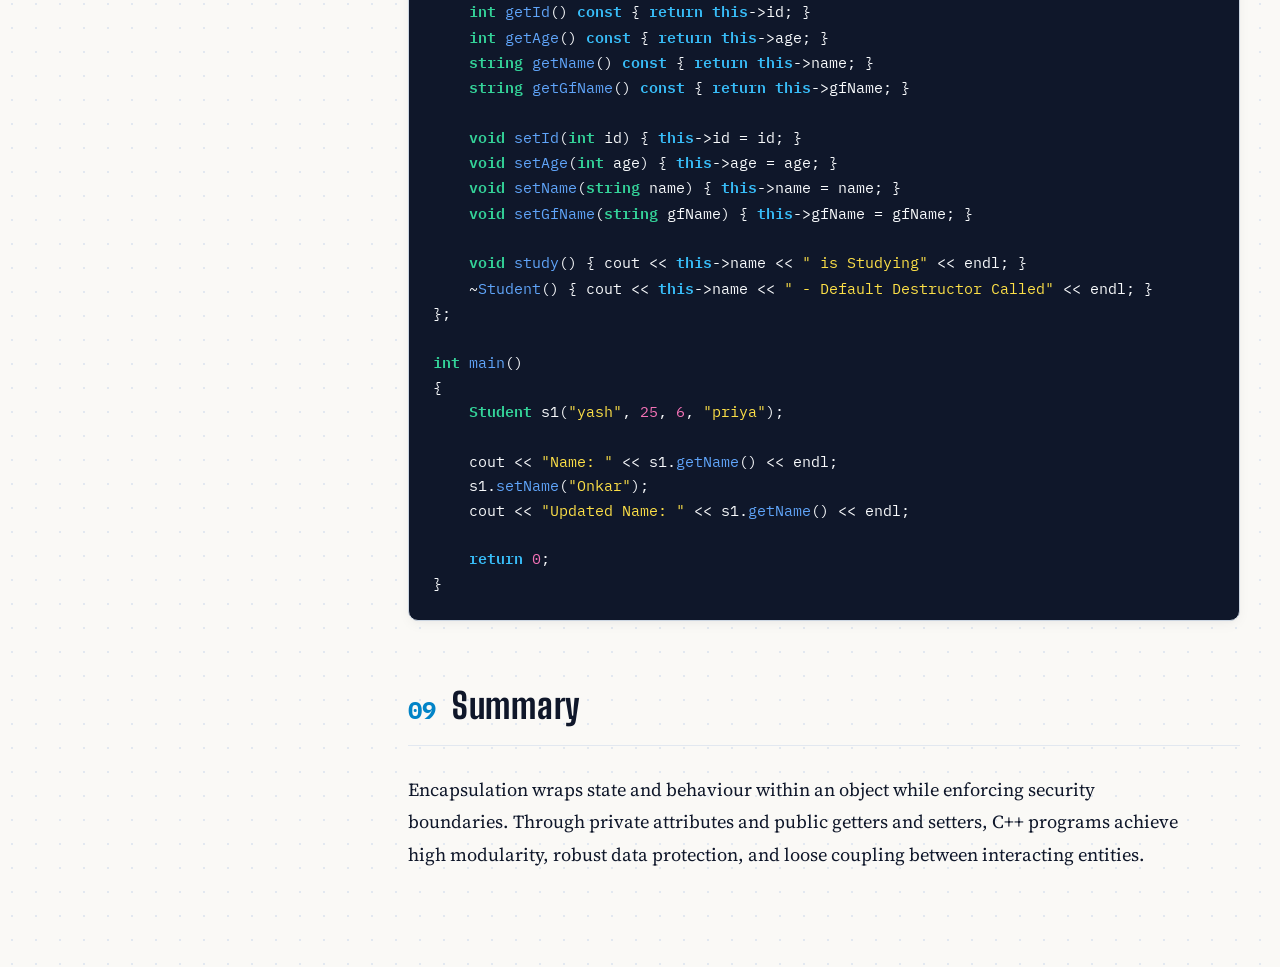
<file: Chapter 3 - Encaptulation/notes/visual notes/index.html>
<!DOCTYPE html>
<html lang="en">
<head>
  <meta charset="UTF-8">
  <meta name="viewport" content="width=device-width, initial-scale=1.0">
  <title>Chapter 03 - Encapsulation | Object-Oriented Programming</title>
  
  <!-- Google Fonts -->
  <link rel="preconnect" href="https://fonts.googleapis.com">
  <link rel="preconnect" href="https://fonts.gstatic.com" crossorigin>
  <link href="https://fonts.googleapis.com/css2?family=Big+Shoulders+Display:wght@700;800;900&family=IBM+Plex+Mono:ital,wght@0,400;0,600;0,700;1,400&family=Source+Serif+4:ital,opsz,wght@0,8..60,400;0,8..60,600;0,8..60,700;1,8..60,400;1,8..60,600&display=swap" rel="stylesheet">
  
  <!-- Stylesheet -->
  <link rel="stylesheet" href="style.css">
</head>
<body>
  <div id="progress-bar"></div>

  <div class="layout">
    <!-- Sidebar Navigation -->
    <aside class="sidebar">
      <div class="toc-title">Chapter 03 Index</div>
      <nav class="toc">
        <ul>
          <li><a href="#what-is-encapsulation">01. What is Encapsulation?</a></li>
          <li class="sub-item"><a href="#capsule-analogy">The Capsule Analogy</a></li>
          <li class="sub-item"><a href="#class-as-encapsulation">Class as Encapsulation</a></li>
          <li><a href="#core-functions">02. Core Functions</a></li>
          <li class="sub-item"><a href="#security-layer">Security Layer</a></li>
          <li class="sub-item"><a href="#implementation-hiding">Implementation Hiding</a></li>
          <li class="sub-item"><a href="#minimal-interface">Minimal Interface</a></li>
          <li><a href="#student-case-study">03. Student Case Study</a></li>
          <li class="sub-item"><a href="#teacher-interaction">Teacher Interaction</a></li>
          <li class="sub-item"><a href="#security-diagram">Security Diagram</a></li>
          <li><a href="#data-hiding">04. Data Hiding</a></li>
          <li><a href="#access-modifiers">05. Access Modifiers</a></li>
          <li class="sub-item"><a href="#public-specifier">Public</a></li>
          <li class="sub-item"><a href="#private-specifier">Private</a></li>
          <li class="sub-item"><a href="#protected-specifier">Protected</a></li>
          <li><a href="#perfect-encapsulation">06. Perfect Encapsulation</a></li>
          <li class="sub-item"><a href="#getters-setters">Getters and Setters</a></li>
          <li><a href="#rules-gotchas">07. Rules & Gotchas</a></li>
          <li><a href="#source-walkthrough">08. Source Code</a></li>
          <li><a href="#summary">09. Summary</a></li>
        </ul>
      </nav>
    </aside>

    <!-- Main Article Content -->
    <main>
      <!-- Hero Header -->
      <header class="hero">
        <div class="meta-badges">
          <span class="tag">Module 03</span>
          <span class="tag tag-blue">Core OOP Pillar</span>
          <span class="tag tag-green" id="read-time">~12 min read</span>
        </div>
        <h1>CHAPTER 03 - ENCAPSULATION</h1>
        <p class="subtitle">
          Data packaging, algorithmic privacy, security boundaries, and controlled state mutation.
        </p>
      </header>

      <!-- Section 1: Definition -->
      <section id="what-is-encapsulation" class="sec">
        <div class="sec-head">
          <span class="sec-num">01</span>
          <h2>What is Encapsulation?</h2>
        </div>
        <p>
          <strong>Encapsulation</strong> is the fundamental object-oriented mechanism that binds together data (attributes/state) and methods (behaviours/functions) into a single unified entity called a <code>class</code>, while establishing a strict security boundary around that data.
        </p>

        <div class="math-block">
          $$\text{Encapsulation} = \text{Data (Attributes)} + \text{Methods (Behaviours)} + \text{Security Boundary}$$
        </div>

        <section id="capsule-analogy" class="sub">
          <h3>The Capsule Analogy</h3>
          <div class="callout">
            <div class="callout-title">The Medical Analogy</div>
            <p>
              Like a medical capsule that seals diverse chemical ingredients inside a protective shell, a <code>class</code> encapsulates variables and functions together into a single contained unit, guarding the inner ingredients from external contamination.
            </p>
          </div>
        </section>

        <section id="class-as-encapsulation" class="sub">
          <h3>Why a Class is an Example of Encapsulation</h3>
          <ol>
            <li><strong>Unified Packaging:</strong> A class bundles related fields like <code>id</code>, <code>name</code>, and <code>age</code> alongside the operations that act upon them (such as <code>study()</code> and <code>sleep()</code>).</li>
            <li><strong>Access Barrier:</strong> A class dictates which members are exposed to the outside world and which members remain strictly private.</li>
          </ol>
        </section>
      </section>

      <!-- Section 2: Core Functions -->
      <section id="core-functions" class="sec">
        <div class="sec-head">
          <span class="sec-num">02</span>
          <h2>Core Functions of Encapsulation</h2>
        </div>
        <p>
          Encapsulation is not merely aesthetic organization; it delivers three critical engineering guarantees:
        </p>

        <div class="card-grid">
          <div class="card" id="security-layer">
            <span class="tag tag-rose">Function 1</span>
            <div class="card-title">Security Layer</div>
            <p>
              Exposes only the specific information intended for the outer world. Prevents rogue functions or unauthorized callers from modifying internal state directly.
            </p>
          </div>

          <div class="card" id="implementation-hiding">
            <span class="tag tag-blue">Function 2</span>
            <div class="card-title">Implementation Hiding</div>
            <p>
              Hides internal algorithms and memory layouts. The caller knows <em>what</em> an object does, without needing to know <em>how</em> it executes internally.
            </p>
          </div>

          <div class="card" id="minimal-interface">
            <span class="tag tag-green">Function 3</span>
            <div class="card-title">Minimal Interface</div>
            <p>
              Presents a clean, high-level public API. Reduces coupling across modules and simplifies maintenance and debugging.
            </p>
          </div>
        </div>
      </section>

      <!-- Section 3: Case Study -->
      <section id="student-case-study" class="sec">
        <div class="sec-head">
          <span class="sec-num">03</span>
          <h2>Case Study: The Student &amp; Teacher Interaction</h2>
        </div>
        <p>
          Consider modeling a <code>Student</code> class with attributes <code>id</code>, <code>name</code>, <code>age</code>, <code>gfName</code> and behaviours <code>study()</code>, <code>sleep()</code>, <code>bunk()</code>, <code>eat()</code>, and <code>gfChatting()</code>.
        </p>

        <p>
          We deliberately declare sensitive personal details (<code>age</code>, <code>gfName</code>) and personal activities (<code>gfChatting()</code>) as <strong><code>private</code></strong>. The student does not want to reveal their age, relationship details, or private chats to the external world.
        </p>

        <section id="teacher-interaction" class="sub">
          <h3>Why the Teacher Does Not Need Implementation Details</h3>
          <p>
            When a <code>Teacher</code> instructs a student to sleep via <code>s1.sleep()</code>:
          </p>
          <ol>
            <li><strong>Action Request:</strong> The teacher invokes the public method <code>s1.sleep()</code>.</li>
            <li><strong>Implementation Shielding:</strong> Does the teacher need to know <em>how</em> the student sleeps, or inspect the internal code inside <code>sleep()</code>? <strong>NO.</strong></li>
            <li><strong>Algorithmic Privacy:</strong> The teacher calls the public interface, while the student class completely conceals the underlying execution details. The same applies to <code>s1.study()</code>.</li>
          </ol>
        </section>

        <section id="security-diagram" class="sub">
          <h3>Visual Security Boundary</h3>
          
          <div class="shield-boundary">
            <div class="shield-header">
              <span class="tag tag-blue">Object Security Shield</span>
              <span class="tag tag-rose">Encapsulated Boundary</span>
            </div>
            
            <p><strong>Public Surface (Exposed to Teacher &amp; main):</strong></p>
            <div class="pill-group">
              <span class="pill pill-pub interactive-public">id</span>
              <span class="pill pill-pub interactive-public">name</span>
              <span class="pill pill-pub interactive-public">study()</span>
              <span class="pill pill-pub interactive-public">sleep()</span>
              <span class="pill pill-pub interactive-public">bunk()</span>
            </div>

            <p style="margin-top: 1.5rem;"><strong>Private Interior (Hidden from Outer World):</strong></p>
            <div class="pill-group">
              <span class="pill pill-priv interactive-private">age</span>
              <span class="pill pill-priv interactive-private">gfName</span>
              <span class="pill pill-priv interactive-private">gfChatting()</span>
            </div>
          </div>

          <div class="diagram-box">
            <pre class="diagram-pre">
+-------------------------------------------------------------------+
|                        CLASS: Student                             |
|-------------------------------------------------------------------|
|  [ PUBLIC SECTION ] - Accessible Everywhere                       |
|  + id: int                                                        |
|  + name: string                                                   |
|  + study(): void                                                  |
|  + sleep(): void                                                  |
|  + bunk(): void                                                   |
|-------------------------------------------------------------------|
|  [ PRIVATE SECTION ] - Hidden Within Class Only                   |
|  - age: int                 (Blocked from external access)        |
|  - gfName: string           (Blocked from external access)        |
|  - gfChatting(): void       (Blocked from external access)        |
+-------------------------------------------------------------------+</pre>
          </div>
        </section>
      </section>

      <!-- Section 4: Data Hiding -->
      <section id="data-hiding" class="sec">
        <div class="sec-head">
          <span class="sec-num">04</span>
          <h2>Encapsulation as Data Hiding</h2>
        </div>
        <p>
          Because encapsulation shields internal state and algorithms from external classes or global scopes, it is universally termed <strong>Data Hiding</strong>.
        </p>

        <div class="callout">
          <div class="callout-title">The Architectural Goal</div>
          <p>
            The goal is to implement classes in a manner that prevents unauthorized access to, or accidental modification of, the internal state of a class by its instances or external callers. The underlying algorithms of one class need not be known to another class—yet they can communicate seamlessly through clean public interfaces.
          </p>
        </div>

        <p>
          If an external entity could read or modify <code>s1.gfName</code> or call <code>s1.gfChatting()</code>, that would represent <strong>unauthorized access to private information</strong>. Encapsulation enforces this boundary at compile time.
        </p>
      </section>

      <!-- Section 5: Access Modifiers -->
      <section id="access-modifiers" class="sec">
        <div class="sec-head">
          <span class="sec-num">05</span>
          <h2>Access Modifiers in C++</h2>
        </div>
        <p>
          Access modifiers specify how the members of a class can be accessed from other parts of the program:
        </p>

        <ol>
          <li id="public-specifier"><strong>Public:</strong> Members declared as <code>public</code> are accessible from any part of the program. They can be accessed by instances of the class and external functions.</li>
          <li id="private-specifier"><strong>Private:</strong> Members declared as <code>private</code> are accessible <em>only</em> within member functions of the same class. They cannot be accessed from outside the class or by derived classes.</li>
          <li id="protected-specifier"><strong>Protected:</strong> Members declared as <code>protected</code> are accessible within the same class and by derived (child) classes only, but remain inaccessible to direct external callers.</li>
        </ol>

        <div class="table-wrapper">
          <table class="spec-table">
            <thead>
              <tr>
                <th>Access Specifier</th>
                <th>Same Class</th>
                <th>Derived (Child) Class</th>
                <th>Outside / External Code</th>
              </tr>
            </thead>
            <tbody>
              <tr>
                <td><code>public</code></td>
                <td>✅ Accessible</td>
                <td>✅ Accessible</td>
                <td>✅ Accessible</td>
              </tr>
              <tr>
                <td><code>protected</code></td>
                <td>✅ Accessible</td>
                <td>✅ Accessible</td>
                <td>❌ Blocked</td>
              </tr>
              <tr>
                <td><code>private</code></td>
                <td>✅ Accessible</td>
                <td>❌ Blocked</td>
                <td>❌ Blocked</td>
              </tr>
            </tbody>
          </table>
        </div>
      </section>

      <!-- Section 6: Perfect Encapsulation -->
      <section id="perfect-encapsulation" class="sec">
        <div class="sec-head">
          <span class="sec-num">06</span>
          <h2>Perfect Encapsulation</h2>
        </div>
        <p>
          A class achieves <strong>Perfect Encapsulation</strong> when <strong>ALL data attributes are declared private (100% hidden)</strong>.
        </p>

        <div class="alert-box alert-important">
          <strong>Crucial Clarification:</strong> Perfect encapsulation means that all <em>attributes</em> (data fields) are private. It does <strong>NOT</strong> mean that all members, including methods, must be private! If methods were also private, no external code could ever communicate with the object.
        </div>

        <section id="getters-setters" class="sub">
          <h3>Handling Access via Getters &amp; Setters</h3>
          <p>
            Despite encapsulation, external code still needs to read and update data in a controlled manner. We provide public <strong>Getters</strong> (accessors) and <strong>Setters</strong> (mutators):
          </p>

          <ol>
            <li><strong>Getters (Read Access):</strong> Public member functions that securely return attribute values without exposing internal references.</li>
            <li><strong>Setters (Write Access):</strong> Public member functions that inspect, validate, and assign incoming data to private attributes.</li>
          </ol>

          <div class="diagram-box">
            <pre class="diagram-pre">
[ Caller in main() ]
        │
        ├── 1. s1.setName("Onkar")  ──► [ Setter: Validates &amp; Updates ] ──► [ private name: "Onkar" ]
        │
        └── 2. s1.getName()         ◄── [ Getter: Safely Returns ]     ◄── [ private name: "Onkar" ]</pre>
          </div>
        </section>
      </section>

      <!-- Section 7: Rules & Gotchas -->
      <section id="rules-gotchas" class="sec">
        <div class="sec-head">
          <span class="sec-num">07</span>
          <h2>Key Implementation Rules &amp; Gotchas</h2>
        </div>

        <ol>
          <li><strong>Default Access Specifier:</strong> In C++, if no access specifier is written in a <code>class</code>, all members are <code>private</code> by default. In a <code>struct</code>, members are <code>public</code> by default.</li>
          <li><strong>Constructors &amp; Destructors Must Be Public:</strong> Constructors (<code>ctor</code>) and destructors (<code>dtor</code>) must always be declared in the <code>public:</code> block so that external callers can instantiate and destroy objects.</li>
          <li><strong>The 4 Pillars vs. 1 Pillar:</strong> While curriculum models teach 4 distinct pillars (Encapsulation, Abstraction, Inheritance, Polymorphism), at a foundational architectural level, there is truly only <strong>1 master pillar: Abstraction</strong>. Encapsulation is state abstraction, polymorphism is behavioural abstraction, and inheritance is structural abstraction.</li>
        </ol>
      </section>

      <!-- Section 8: Source Code Walkthrough -->
      <section id="source-walkthrough" class="sec">
        <div class="sec-head">
          <span class="sec-num">08</span>
          <h2>Source Code Walkthrough</h2>
        </div>

        <h3>1. encapsulation.cpp</h3>
        <p>From <code>coding/1. encapsulation.cpp</code>:</p>
        <pre class="code"><span class="cm">#include &lt;bits/stdc++.h&gt;</span>
<span class="kw">using namespace</span> <span class="ty">std</span>;

<span class="kw">class</span> <span class="ty">Student</span>
{
<span class="kw">public</span>:
    <span class="ty">int</span> id;
    <span class="ty">string</span> name;

<span class="kw">private</span>:
    <span class="ty">int</span> age;
    <span class="ty">string</span> gfName;

<span class="kw">public</span>:
    <span class="fn">Student</span>(<span class="ty">string</span> name, <span class="ty">int</span> age, <span class="ty">int</span> id, <span class="ty">string</span> gfName)
    {
        <span class="kw">this</span>-&gt;name = name;
        <span class="kw">this</span>-&gt;age = age;
        <span class="kw">this</span>-&gt;id = id;
        <span class="kw">this</span>-&gt;gfName = gfName;
    }

    <span class="ty">void</span> <span class="fn">study</span>() { cout &lt;&lt; <span class="kw">this</span>-&gt;name &lt;&lt; <span class="str">" is Studying"</span> &lt;&lt; endl; }
    <span class="ty">void</span> <span class="fn">sleep</span>() { cout &lt;&lt; <span class="kw">this</span>-&gt;name &lt;&lt; <span class="str">" is Sleeping"</span> &lt;&lt; endl; }
    <span class="ty">void</span> <span class="fn">bunk</span>()  { cout &lt;&lt; <span class="kw">this</span>-&gt;name &lt;&lt; <span class="str">" is Bunking"</span> &lt;&lt; endl; }

<span class="kw">private</span>:
    <span class="ty">void</span> <span class="fn">gfChatting</span>()
    {
        cout &lt;&lt; <span class="kw">this</span>-&gt;name &lt;&lt; <span class="str">" is Chatting with his Girlfriend "</span> &lt;&lt; <span class="kw">this</span>-&gt;gfName &lt;&lt; endl;
    }

<span class="kw">public</span>:
    ~<span class="fn">Student</span>() { cout &lt;&lt; <span class="kw">this</span>-&gt;name &lt;&lt; <span class="str">" - Default Destructor Called"</span> &lt;&lt; endl; }
};

<span class="ty">int</span> <span class="fn">main</span>()
{
    <span class="ty">Student</span> s1(<span class="str">"yash"</span>, <span class="num">25</span>, <span class="num">6</span>, <span class="str">"priya"</span>);
    s1.<span class="fn">sleep</span>();
    cout &lt;&lt; s1.id &lt;&lt; <span class="str">", "</span> &lt;&lt; s1.name &lt;&lt; endl;

    <span class="cm">// s1.gfChatting(); // COMPILATION ERROR: gfChatting is private</span>
    <span class="kw">return</span> <span class="num">0</span>;
}</pre>

        <h3>2. perfect-encapsulation.cpp</h3>
        <p>From <code>coding/2. perfect-encapsulation.cpp</code>:</p>
        <pre class="code"><span class="cm">#include &lt;bits/stdc++.h&gt;</span>
<span class="kw">using namespace</span> <span class="ty">std</span>;

<span class="kw">class</span> <span class="ty">Student</span>
{
    <span class="cm">// Private by default</span>
    <span class="ty">int</span> id;
    <span class="ty">int</span> age;
    <span class="ty">string</span> name;
    <span class="ty">string</span> gfName;

<span class="kw">public</span>:
    <span class="fn">Student</span>(<span class="ty">string</span> name, <span class="ty">int</span> age, <span class="ty">int</span> id, <span class="ty">string</span> gfName)
    {
        <span class="kw">this</span>-&gt;name = name;
        <span class="kw">this</span>-&gt;age = age;
        <span class="kw">this</span>-&gt;id = id;
        <span class="kw">this</span>-&gt;gfName = gfName;
    }

    <span class="ty">int</span> <span class="fn">getId</span>() <span class="kw">const</span> { <span class="kw">return this</span>-&gt;id; }
    <span class="ty">int</span> <span class="fn">getAge</span>() <span class="kw">const</span> { <span class="kw">return this</span>-&gt;age; }
    <span class="ty">string</span> <span class="fn">getName</span>() <span class="kw">const</span> { <span class="kw">return this</span>-&gt;name; }
    <span class="ty">string</span> <span class="fn">getGfName</span>() <span class="kw">const</span> { <span class="kw">return this</span>-&gt;gfName; }

    <span class="ty">void</span> <span class="fn">setId</span>(<span class="ty">int</span> id) { <span class="kw">this</span>-&gt;id = id; }
    <span class="ty">void</span> <span class="fn">setAge</span>(<span class="ty">int</span> age) { <span class="kw">this</span>-&gt;age = age; }
    <span class="ty">void</span> <span class="fn">setName</span>(<span class="ty">string</span> name) { <span class="kw">this</span>-&gt;name = name; }
    <span class="ty">void</span> <span class="fn">setGfName</span>(<span class="ty">string</span> gfName) { <span class="kw">this</span>-&gt;gfName = gfName; }

    <span class="ty">void</span> <span class="fn">study</span>() { cout &lt;&lt; <span class="kw">this</span>-&gt;name &lt;&lt; <span class="str">" is Studying"</span> &lt;&lt; endl; }
    ~<span class="fn">Student</span>() { cout &lt;&lt; <span class="kw">this</span>-&gt;name &lt;&lt; <span class="str">" - Default Destructor Called"</span> &lt;&lt; endl; }
};

<span class="ty">int</span> <span class="fn">main</span>()
{
    <span class="ty">Student</span> s1(<span class="str">"yash"</span>, <span class="num">25</span>, <span class="num">6</span>, <span class="str">"priya"</span>);

    cout &lt;&lt; <span class="str">"Name: "</span> &lt;&lt; s1.<span class="fn">getName</span>() &lt;&lt; endl;
    s1.<span class="fn">setName</span>(<span class="str">"Onkar"</span>);
    cout &lt;&lt; <span class="str">"Updated Name: "</span> &lt;&lt; s1.<span class="fn">getName</span>() &lt;&lt; endl;

    <span class="kw">return</span> <span class="num">0</span>;
}</pre>
      </section>

      <!-- Section 9: Summary -->
      <section id="summary" class="sec">
        <div class="sec-head">
          <span class="sec-num">09</span>
          <h2>Summary</h2>
        </div>
        <p>
          Encapsulation wraps state and behaviour within an object while enforcing security boundaries. Through private attributes and public getters and setters, C++ programs achieve high modularity, robust data protection, and loose coupling between interacting entities.
        </p>
      </section>
    </main>
  </div>

  <!-- Floating Navigation Controls -->
  <div class="floating-controls">
    <button id="theme-toggle" class="ctrl-btn" aria-label="Toggle dark/light theme" title="Toggle Theme">☾</button>
    <button id="width-toggle" class="ctrl-btn" aria-label="Toggle full width" title="Toggle Full Width">⊞</button>
    <button id="back-to-top" class="ctrl-btn" aria-label="Scroll back to top" title="Back to top">↑</button>
  </div>

  <!-- Javascript -->
  <script src="script.js"></script>
</body>
</html>
</file>
<file: Chapter 01 - Intro to OOPS/notes/visual notes/style.css>
/* ============ DESIGN TOKENS (CURATED HARMONIC THEME) ============ */
:root {
  /* Paper System: Clean editorial surfaces */
  --paper: #FAF9F6;
  --paper-raised: #FFFFFF;
  --paper-sunk: #F1EFEA;
  --paper-glass: rgba(255, 255, 255, 0.92);
  
  /* Ink System */
  --ink: #0F172A;          /* Slate 900 for body reading */
  --ink-strong: #020617;   /* Slate 950 */
  --ink-soft: #475569;     /* Slate 600 */
  --ink-faint: #64748B;    /* Slate 500 */
  
  /* Structural Grid & Borders */
  --line: #E2E8F0;
  --line-strong: #CBD5E1;
  
  /* Primary Structural Accent: Technical Cobalt Blue */
  --blue: #0284C7;
  --blue-deep: #0369A1;
  --blue-light: #38BDF8;
  --blue-tint: rgba(2, 132, 199, 0.08);
  --blue-glow: rgba(2, 132, 199, 0.16);

  /* Headers Accent (h1, h2, h3, h4): Deep Navy Slate */
  --header-color: #0F172A;

  /* Attempt / Badges: Warm Amber Ochre */
  --amber: #D97706;
  --amber-deep: #B45309;
  --amber-tint: rgba(217, 119, 6, 0.10);
  --amber-line: #F59E0B;

  /* Callout / Philosophy: Warm Terracotta */
  --copper: #C2410C;
  --copper-deep: #9A3412;
  --copper-tint: rgba(194, 65, 12, 0.07);
  --copper-line: #EA580C;

  /* Inline Code Pill: Technical Sky Pill */
  --code-pill-bg: #E0F2FE;
  --code-pill-text: #0369A1;
  --code-pill-border: #BAE6FD;

  /* Code Syntax Theme */
  --code-bg: #0F172A;
  --code-text: #F8FAFC;
  --code-kw: #38BDF8;
  --code-ty: #34D399;
  --code-str: #FDE047;
  --code-cm: #94A3B8;
  --code-fn: #60A5FA;
  
  /* Typography Highlighting */
  --strong-color: #D97706;                     /* Dark Yellow / Amber for body strong text */
  --strong-border: #D97706;                    /* Dark Yellow / Amber Underline for body strong text */
  --em-color: #B45309;                         /* Warm Gold/Amber */
  --pointer-heading-color: #DB2777;            /* Vivid Pink for Pointer Headings */
  --pointer-border: #DB2777;                   /* Pink Underline for Pointer Headings */

  /* Elevations */
  --shadow-sm: 0 1px 2px rgba(15, 23, 42, 0.05);
  --shadow: 0 4px 14px -2px rgba(15, 23, 42, 0.06), 0 2px 6px -1px rgba(15, 23, 42, 0.03);
  --shadow-lg: 0 12px 28px -4px rgba(15, 23, 42, 0.09), 0 4px 10px -2px rgba(15, 23, 42, 0.03);
  --radius-sm: 6px;
  --radius: 10px;
  --radius-lg: 14px;
  
  --max-content-width: 1720px;
  color-scheme: light;
}

@media (prefers-color-scheme: dark) {
  :root:not([data-theme="light"]) {
    --paper: #0B0E14;
    --paper-raised: #141A24;
    --paper-sunk: #07090E;
    --paper-glass: rgba(20, 26, 36, 0.92);

    --ink: #F1F5F9;
    --ink-strong: #FFFFFF;
    --ink-soft: #94A3B8;
    --ink-faint: #64748B;

    --line: #1E293B;
    --line-strong: #334155;

    --blue: #38BDF8;
    --blue-deep: #7DD3FC;
    --blue-light: #BAE6FD;
    --blue-tint: rgba(56, 189, 248, 0.12);
    --blue-glow: rgba(56, 189, 248, 0.22);

    --header-color: #F8FAFC;

    --amber: #FBBF24;
    --amber-deep: #FDE68A;
    --amber-tint: rgba(251, 191, 36, 0.14);
    --amber-line: #F59E0B;

    --copper: #FB923C;
    --copper-deep: #FDBA74;
    --copper-tint: rgba(251, 146, 60, 0.12);
    --copper-line: #F97316;

    --code-pill-bg: rgba(56, 189, 248, 0.15);
    --code-pill-text: #7DD3FC;
    --code-pill-border: rgba(56, 189, 248, 0.30);

    /* Dark Mode: Cyber Gold body strong, Neon Pink pointer headings */
    --strong-color: #FBBF24;
    --strong-border: #FBBF24;
    --em-color: #FDE68A;
    --pointer-heading-color: #F472B6;
    --pointer-border: #F472B6;

    --code-bg: #07090E;
    --code-text: #F8FAFC;

    --shadow-sm: 0 1px 3px rgba(0, 0, 0, 0.5);
    --shadow: 0 4px 20px rgba(0, 0, 0, 0.6);
    --shadow-lg: 0 14px 36px rgba(0, 0, 0, 0.75);
    color-scheme: dark;
  }
}

:root[data-theme="dark"] {
  --paper: #0B0E14;
  --paper-raised: #141A24;
  --paper-sunk: #07090E;
  --paper-glass: rgba(20, 26, 36, 0.92);

  --ink: #F1F5F9;
  --ink-strong: #FFFFFF;
  --ink-soft: #94A3B8;
  --ink-faint: #64748B;

  --line: #1E293B;
  --line-strong: #334155;

  --blue: #38BDF8;
  --blue-deep: #7DD3FC;
  --blue-light: #BAE6FD;
  --blue-tint: rgba(56, 189, 248, 0.12);
  --blue-glow: rgba(56, 189, 248, 0.22);

  --header-color: #F8FAFC;

  --amber: #FBBF24;
  --amber-deep: #FDE68A;
  --amber-tint: rgba(251, 191, 36, 0.14);
  --amber-line: #F59E0B;

  --copper: #FB923C;
  --copper-deep: #FDBA74;
  --copper-tint: rgba(251, 146, 60, 0.12);
  --copper-line: #F97316;

  --code-pill-bg: rgba(56, 189, 248, 0.15);
  --code-pill-text: #7DD3FC;
  --code-pill-border: rgba(56, 189, 248, 0.30);

  /* Dark Mode: Cyber Gold body strong, Neon Pink pointer headings */
  --strong-color: #FBBF24;
  --strong-border: #FBBF24;
  --em-color: #FDE68A;
  --pointer-heading-color: #F472B6;
  --pointer-border: #F472B6;

  --code-bg: #07090E;
  --code-text: #F8FAFC;

  --shadow-sm: 0 1px 3px rgba(0, 0, 0, 0.5);
  --shadow: 0 4px 20px rgba(0, 0, 0, 0.6);
  --shadow-lg: 0 14px 36px rgba(0, 0, 0, 0.75);
  color-scheme: dark;
}

/* ============ RESET & BASE ============ */
*, *::before, *::after { box-sizing: border-box; }
html {
  -webkit-text-size-adjust: 100%;
  -webkit-font-smoothing: antialiased;
  -moz-osx-font-smoothing: grayscale;
}

body {
  margin: 0;
  background-color: var(--paper);
  color: var(--ink);
  font-family: 'Source Serif 4', Georgia, 'Times New Roman', serif;
  font-size: 18.5px;
  line-height: 1.75;
  /* Clean Technical Graph Grid */
  background-image: radial-gradient(var(--line-strong) 1px, transparent 1.2px);
  background-size: 28px 28px;
  background-attachment: local;
  min-height: 100vh;
}

::selection { background: var(--blue); color: #FFFFFF; }

a { color: var(--blue); text-decoration: none; transition: color 0.15s ease; }
a:hover { text-decoration: underline; }
a:focus-visible, button:focus-visible, summary:focus-visible {
  outline: 2px solid var(--blue); outline-offset: 2px;
}

h1, h2, h3, h4, h5, h6 {
  font-family: 'Big Shoulders Display', 'Arial Narrow', sans-serif;
  font-weight: 800;
  color: var(--ink);
  text-wrap: balance;
  letter-spacing: 0.015em;
  margin: 0;
}

.kicker {
  font-family: 'IBM Plex Mono', ui-monospace, monospace;
  font-size: 12px;
  letter-spacing: 0.14em;
  text-transform: uppercase;
  color: var(--blue);
  display: flex;
  align-items: center;
  gap: 8px;
  font-weight: 600;
}
.kicker::before {
  content: '';
  width: 18px; height: 2px; background: var(--blue);
  display: inline-block;
  border-radius: 2px;
}

/* ============ TITLE BLOCK ============ */
.titleblock-wrap {
  width: 100%;
  max-width: var(--max-content-width);
  margin: 28px auto 0;
  padding: 0 36px;
}
.titleblock {
  background: var(--paper-glass);
  backdrop-filter: blur(12px);
  -webkit-backdrop-filter: blur(12px);
  border: 1.5px solid var(--line-strong);
  border-radius: var(--radius-lg);
  box-shadow: var(--shadow);
  display: grid;
  grid-template-columns: 1.6fr 1fr 1fr;
  position: relative;
  overflow: hidden;
}
.titleblock::before {
  content: '';
  position: absolute; inset: 0;
  border-top: 3px solid var(--blue);
  pointer-events: none;
}
.tb-main {
  padding: 30px 34px 26px;
  border-right: 1px solid var(--line);
}
.tb-main .kicker { margin-bottom: 10px; }
.tb-main h1 {
  font-size: clamp(36px, 4.8vw, 56px);
  line-height: 1;
  background: linear-gradient(135deg, var(--ink) 40%, var(--blue) 100%);
  -webkit-background-clip: text;
  -webkit-text-fill-color: transparent;
}
.tb-main p {
  font-family: 'Source Serif 4', serif;
  color: var(--ink-soft);
  font-size: 16px;
  max-width: 50ch;
  margin: 14px 0 0;
}
.tb-cells {
  display: grid;
  grid-template-columns: 1fr 1fr;
  grid-column: span 2;
}
.tb-cell {
  padding: 16px 20px;
  border-left: 1px solid var(--line);
  border-bottom: 1px solid var(--line);
  display: flex;
  flex-direction: column;
  justify-content: center;
}
.tb-cell:nth-child(odd) { border-left: none; }
.tb-cell .lbl {
  font-family: 'IBM Plex Mono', monospace;
  font-size: 10px;
  letter-spacing: 0.12em;
  text-transform: uppercase;
  color: var(--ink-faint);
  display: block;
  margin-bottom: 4px;
}
.tb-cell .val {
  font-family: 'IBM Plex Mono', monospace;
  font-size: 13.5px;
  color: var(--ink);
  font-weight: 600;
}
.tb-cell.wide {
  grid-column: span 2;
  border-left: none;
  border-bottom: none;
  background: var(--blue-tint);
}
.tb-cell.wide .val {
  color: var(--blue-deep);
}

/* ============ MAIN LAYOUT ============ */
.layout {
  width: 100%;
  max-width: var(--max-content-width);
  margin: 0 auto;
  padding: 36px 36px 120px;
  display: grid;
  grid-template-columns: 280px minmax(0, 1fr);
  gap: 48px;
  align-items: start;
  transition: max-width 0.3s ease;
}

/* Full Width Expanded Mode */
body.full-width .titleblock-wrap,
body.full-width .layout,
body.full-width footer.sheet {
  max-width: 98vw;
  padding-left: 24px;
  padding-right: 24px;
}

@media (max-width: 1024px) {
  .layout { grid-template-columns: 1fr; gap: 32px; padding: 24px 20px 80px; }
  .titleblock-wrap { padding: 0 20px; }
  .titleblock { grid-template-columns: 1fr; }
  .tb-main { border-right: none; border-bottom: 1px solid var(--line); }
  .tb-cells { grid-column: span 1; }
}

/* ============ TOC (TABLE OF CONTENTS) ============ */
.toc {
  position: sticky;
  top: 24px;
  background: var(--paper-glass);
  backdrop-filter: blur(12px);
  -webkit-backdrop-filter: blur(12px);
  border: 1px solid var(--line);
  border-radius: var(--radius);
  box-shadow: var(--shadow);
  padding: 20px 18px 22px;
  max-height: calc(100vh - 48px);
  overflow-y: auto;
}
@media (max-width: 1024px) {
  .toc { position: static; max-height: none; }
}
.toc .kicker { margin-bottom: 14px; }
.toc ol {
  list-style: none; margin: 0; padding: 0;
  font-family: 'IBM Plex Mono', monospace;
  font-size: 13px;
}
.toc li { margin: 0; }
.toc a {
  display: flex;
  align-items: center;
  color: var(--ink-soft);
  text-decoration: none;
  padding: 7px 10px;
  border-radius: var(--radius-sm);
  border-left: 3px solid transparent;
  line-height: 1.4;
  transition: all 0.15s ease;
}
.toc a:hover {
  color: var(--blue);
  background: var(--blue-tint);
  border-left-color: var(--blue-light);
}
.toc a.active {
  color: var(--blue);
  border-left-color: var(--blue);
  background: var(--blue-tint);
  font-weight: 600;
  box-shadow: inset 0 0 0 1px var(--blue-glow);
}
.toc .num {
  color: var(--ink-faint);
  margin-right: 8px;
  font-size: 11px;
}
.toc ul.sub {
  list-style: none;
  margin: 2px 0 6px 14px;
  padding: 0 0 0 8px;
  border-left: 1.5px dashed var(--line);
}
.toc ul.sub a { font-size: 12px; padding: 5px 8px; }

/* ============ PROSE & HEADINGS ============ */
main { min-width: 0; width: 100%; }
section { margin-bottom: 72px; scroll-margin-top: 28px; }
section.sub { margin-bottom: 48px; margin-top: 32px; }

.sec-head {
  display: flex; align-items: baseline; gap: 14px;
  border-bottom: 2px solid var(--line-strong);
  padding-bottom: 12px;
  margin-bottom: 24px;
  position: relative;
}
.sec-head .idx {
  font-family: 'IBM Plex Mono', monospace;
  font-size: 13px;
  font-weight: 600;
  color: var(--blue);
  background: var(--blue-tint);
  border: 1px solid var(--blue);
  border-radius: var(--radius-sm);
  padding: 2px 8px;
  flex: none;
}
.sec-head h2 { font-size: clamp(26px, 3.2vw, 36px); }

h3 { font-size: 22px; margin: 34px 0 14px; color: var(--ink); }
h3 .tag {
  font-family: 'IBM Plex Mono', monospace; font-size: 12px; font-weight: 600;
  color: var(--amber-deep);
  background: var(--amber-tint);
  border: 1px solid var(--amber-line);
  border-radius: var(--radius-sm);
  padding: 3px 8px; margin-right: 10px; vertical-align: 2px;
  letter-spacing: 0.04em;
  text-transform: uppercase;
}
h4 {
  display: flex; align-items: center; gap: 10px;
  font-size: 20px; margin: 30px 0 12px; color: var(--ink); font-weight: 800;
}
h4::before { content: ''; width: 14px; height: 3px; background: var(--amber); border-radius: 2px; flex: none; }

.prose p {
  margin: 0 0 18px;
  max-width: 86ch;
  color: var(--ink);
}
.prose p.tight { margin-bottom: 10px; }
.prose strong {
  color: var(--strong-color);
  font-weight: 700;
  border-bottom: 1.5px solid var(--strong-border);
  padding-bottom: 1px;
}
.prose em {
  color: var(--em-color);
  font-style: italic;
  font-weight: 600;
}
.prose ul, .prose ol { margin: 0 0 18px; padding-left: 24px; max-width: 86ch; }
.prose li { margin-bottom: 8px; }
.prose ol > li::marker { color: var(--pointer-heading-color); font-family: 'IBM Plex Mono', monospace; font-weight: 700; }
.prose ul > li::marker { color: var(--blue-light); }

/* Only the numbered pointer heading (1. Heading, 2. Heading) gets pink */
.prose ol > li > strong:first-child {
  color: var(--pointer-heading-color);
  border-bottom: 2px solid var(--pointer-border);
  padding-bottom: 1px;
}
.prose code {
  font-family: 'IBM Plex Mono', monospace;
  font-size: 0.88em;
  background: var(--code-pill-bg);
  color: var(--code-pill-text);
  padding: 2px 7px;
  border-radius: var(--radius-sm);
  border: 1px solid var(--code-pill-border);
  font-weight: 600;
}

.callout {
  border-left: 4px solid var(--copper-line);
  background: var(--copper-tint);
  border-radius: 0 var(--radius) var(--radius) 0;
  padding: 16px 22px;
  margin: 26px 0;
  max-width: 100%;
  font-style: italic;
  color: var(--copper-deep);
  font-size: 17.5px;
  box-shadow: var(--shadow-sm);
}
.callout footer {
  font-family: 'IBM Plex Mono', monospace;
  font-style: normal;
  font-size: 11.5px;
  letter-spacing: 0.08em;
  text-transform: uppercase;
  color: var(--copper);
  margin-top: 10px;
  font-weight: 600;
}

.ref {
  font-family: 'IBM Plex Mono', monospace;
  font-size: 12.5px;
  color: var(--ink-faint);
  background: var(--paper-raised);
  border: 1px dashed var(--line-strong);
  border-radius: var(--radius-sm);
  padding: 8px 14px;
  display: inline-flex;
  align-items: center;
  gap: 6px;
  margin: 6px 0 22px;
}
.ref .p { color: var(--blue); font-weight: 600; }

/* ============ CODE BLOCKS ============ */
.codecap {
  display: flex; justify-content: space-between; align-items: center;
  font-family: 'IBM Plex Mono', monospace;
  font-size: 11.5px; letter-spacing: 0.08em; text-transform: uppercase;
  color: var(--ink-faint); margin: 24px 0 8px;
  max-width: 100%;
}
pre.code {
  background: var(--code-bg);
  color: var(--code-text);
  padding: 18px 22px;
  overflow-x: auto;
  margin: 0 0 24px;
  border-radius: var(--radius);
  border: 1px solid var(--line-strong);
  box-shadow: var(--shadow);
  font-family: 'IBM Plex Mono', ui-monospace, monospace;
  font-size: 13.5px;
  line-height: 1.68;
  position: relative;
  max-width: 100%;
}
pre.code code { font-family: inherit; }
.kw { color: var(--code-kw); font-weight: 600; }
.ty { color: var(--code-ty); }
.str { color: var(--code-str); }
.cm { color: var(--code-cm); font-style: italic; }
.fn { color: var(--code-fn); font-weight: 500; }

.out {
  background: var(--paper-sunk);
  border: 1px solid var(--line-strong);
  border-left: 3px solid var(--blue);
  border-radius: var(--radius-sm);
  color: var(--ink-soft);
  font-family: 'IBM Plex Mono', monospace;
  font-size: 13px;
  padding: 14px 18px;
  margin: 0 0 24px;
  white-space: pre-wrap;
  max-width: 100%;
}
.out::before {
  content: 'OUTPUT';
  display: block;
  font-size: 10.5px; letter-spacing: 0.12em;
  color: var(--blue); margin-bottom: 6px;
  font-weight: 700;
}

/* ============ FIGURE & DIAGRAM CONTAINERS ============ */
.figure {
  margin: 32px 0 36px;
  max-width: 100%;
}
.figure-inner {
  background: var(--paper-glass);
  backdrop-filter: blur(8px);
  -webkit-backdrop-filter: blur(8px);
  border: 1px solid var(--line-strong);
  border-radius: var(--radius);
  box-shadow: var(--shadow);
  padding: 32px 28px;
  position: relative;
}
.figure-inner .tick {
  position: absolute; width: 12px; height: 12px;
}
.figure-inner .tick.tl { top: -1px; left: -1px; border-top: 2.5px solid var(--blue); border-left: 2.5px solid var(--blue); border-top-left-radius: var(--radius); }
.figure-inner .tick.br { bottom: -1px; right: -1px; border-bottom: 2.5px solid var(--blue); border-right: 2.5px solid var(--blue); border-bottom-right-radius: var(--radius); }
figcaption {
  font-family: 'IBM Plex Mono', monospace;
  font-size: 12px; color: var(--ink-faint);
  margin-top: 12px; text-align: center; letter-spacing: 0.04em;
}
figcaption .fig-no { color: var(--blue); font-weight: 700; }

/* ============ SCATTER / ENTITY DIAGRAM ============ */
.scatter-grid { display: grid; grid-template-columns: 1fr 1.3fr; gap: 26px; align-items: start; }
@media (max-width: 768px) { .scatter-grid { grid-template-columns: 1fr; } }
.entity-box {
  border: 2px solid var(--blue);
  border-radius: var(--radius);
  background: var(--paper-raised);
  padding: 18px 20px;
  box-shadow: var(--shadow-sm);
}
.entity-box h5 { margin: 0 0 12px; font-family: 'IBM Plex Mono', monospace; font-size: 13.5px; color: var(--blue); text-transform: uppercase; letter-spacing: 0.06em; font-weight: 700; }
.entity-box ul { list-style: none; margin: 0 0 12px; padding: 0; font-family: 'IBM Plex Mono', monospace; font-size: 13px; color: var(--ink-soft); }
.entity-box ul li { padding: 4px 0; }
.entity-box .behav { border-top: 1px dashed var(--line-strong); padding-top: 10px; margin-top: 10px; }

.chip-field { display: flex; flex-wrap: wrap; gap: 10px; align-content: flex-start; }
.chip {
  font-family: 'IBM Plex Mono', monospace;
  font-size: 12px;
  color: var(--ink-soft);
  border: 1px dashed var(--line-strong);
  border-radius: var(--radius-sm);
  padding: 8px 12px;
  background: var(--paper-raised);
  box-shadow: var(--shadow-sm);
}
.chip.warn { border-color: var(--copper-line); color: var(--copper-deep); background: var(--copper-tint); }

/* ============ FAN / TREE DIAGRAMS ============ */
.fan-wrap { display: flex; flex-direction: column; align-items: center; width: 100%; }
.fan-wrap .stem { width: 2px; height: 26px; background: var(--line-strong); }
.fan-row {
  display: flex; gap: 18px; justify-content: center; flex-wrap: wrap;
  border-top: 2px solid var(--line-strong);
  padding-top: 24px; width: 100%;
}
.fan-item { position: relative; flex: 1 1 200px; max-width: 280px; }
.fan-item::before {
  content: ''; position: absolute; top: -24px; left: 50%;
  width: 2px; height: 24px; background: var(--line-strong); transform: translateX(-50%);
}
.node {
  border: 1px solid var(--line-strong);
  border-radius: var(--radius);
  background: var(--paper-raised);
  padding: 12px 16px;
  font-family: 'IBM Plex Mono', monospace;
  font-size: 12.5px;
  color: var(--ink-soft);
  text-align: center;
  box-shadow: var(--shadow-sm);
  transition: transform 0.15s ease, border-color 0.15s ease;
}
.node:hover { transform: translateY(-2px); border-color: var(--blue); }
.node.root {
  border: 2px solid var(--blue);
  background: var(--paper-raised);
  color: var(--blue-deep);
  font-weight: 700;
  max-width: 520px;
  margin: 0 auto;
  box-shadow: var(--shadow);
}
.node.warn { border-color: var(--copper-line); background: var(--copper-tint); color: var(--copper-deep); }

/* ============ BLUEPRINT & INSTANCE CARDS ============ */
.class-fan { display: flex; flex-direction: column; align-items: center; width: 100%; }
.blueprint-card {
  border: 2px solid var(--blue);
  border-radius: var(--radius);
  background: var(--paper-raised);
  width: 100%; max-width: 380px;
  box-shadow: var(--shadow-lg);
  overflow: hidden;
  transition: all 0.2s ease;
}
.blueprint-card:hover {
  box-shadow: 0 0 24px var(--blue-glow), var(--shadow-lg);
  transform: scale(1.02);
}
.blueprint-card .bp-head {
  background: linear-gradient(135deg, var(--blue) 0%, var(--blue-deep) 100%);
  color: #FFFFFF;
  font-family: 'IBM Plex Mono', monospace; font-size: 13px;
  letter-spacing: 0.08em; text-transform: uppercase;
  padding: 10px 16px;
  font-weight: 700;
  display: flex;
  align-items: center;
  justify-content: space-between;
}
.blueprint-card .bp-body { padding: 16px 18px; }
.blueprint-card .bp-section { margin-bottom: 12px; }
.blueprint-card .bp-section:last-child { margin-bottom: 0; }
.blueprint-card .bp-label {
  font-family: 'IBM Plex Mono', monospace; font-size: 10.5px; letter-spacing: 0.1em;
  color: var(--ink-faint); text-transform: uppercase; margin-bottom: 6px; display: block;
  font-weight: 600;
}
.blueprint-card ul { list-style: none; margin: 0; padding: 0; font-family: 'IBM Plex Mono', monospace; font-size: 13px; color: var(--ink); }
.blueprint-card ul li { padding: 3px 0; }
.blueprint-card ul li::before { content: '• '; color: var(--blue); font-weight: bold; }

.instance-row { display: flex; gap: 20px; justify-content: center; flex-wrap: wrap; margin-top: 24px; width: 100%; }
.instance-card {
  border: 1px solid var(--line-strong);
  border-radius: var(--radius);
  background: var(--paper-raised);
  width: 100%; max-width: 220px;
  position: relative;
  box-shadow: var(--shadow-sm);
  transition: all 0.2s ease;
  cursor: pointer;
}
.instance-card:hover, .instance-card.highlighted {
  border-color: var(--blue);
  transform: translateY(-3px);
  box-shadow: 0 6px 20px var(--blue-glow), var(--shadow);
}
.instance-card::before {
  content: ''; position: absolute; top: -24px; left: 50%; width: 2px; height: 24px;
  background: var(--line-strong); transform: translateX(-50%);
}
.instance-card .ic-head {
  font-family: 'IBM Plex Mono', monospace; font-size: 12.5px; font-weight: 700;
  padding: 10px 14px; border-bottom: 1px solid var(--line); color: var(--ink);
  background: var(--paper-sunk);
  border-radius: var(--radius) var(--radius) 0 0;
}
.instance-card .ic-body { padding: 12px 14px; font-family: 'IBM Plex Mono', monospace; font-size: 12.5px; color: var(--ink-soft); }
.instance-card .ic-body div { padding: 2px 0; }
.instance-card .ic-behav { display: flex; gap: 6px; flex-wrap: wrap; padding: 10px 14px; border-top: 1px dashed var(--line); }
.instance-card .ic-behav span {
  font-family: 'IBM Plex Mono', monospace; font-size: 11px; color: var(--blue);
  background: var(--blue-tint);
  border: 1px solid var(--line-strong); border-radius: var(--radius-sm); padding: 2px 6px;
  font-weight: 500;
}
.instance-stems { display: flex; justify-content: center; }
.instance-stems .stem { width: 2px; height: 24px; background: var(--line-strong); }

/* ============ COMPARE / BOUNDARY GRID ============ */
.compare-grid { display: grid; grid-template-columns: 1fr 1fr; gap: 24px; margin: 24px 0; }
@media (max-width: 768px) { .compare-grid { grid-template-columns: 1fr; } }
.flat-strip {
  border: 1.5px dashed var(--line-strong);
  border-radius: var(--radius);
  padding: 18px;
  display: flex; flex-wrap: wrap; gap: 10px; align-content: flex-start;
  min-height: 100%;
  background: var(--paper-sunk);
}
.bounded-pair { display: flex; flex-direction: column; gap: 16px; }
.bounded-box {
  border: 1.5px solid var(--blue);
  border-radius: var(--radius);
  background: var(--paper-raised);
  padding: 14px 16px;
  box-shadow: var(--shadow-sm);
}
.bounded-box.teacher { border-color: var(--copper-line); }
.bounded-box h6 {
  margin: 0 0 8px; font-family: 'IBM Plex Mono', monospace; font-size: 12px;
  text-transform: uppercase; letter-spacing: 0.08em; color: var(--blue); font-weight: 700;
}
.bounded-box.teacher h6 { color: var(--copper); }
.bounded-box p { margin: 0; font-family: 'IBM Plex Mono', monospace; font-size: 12px; color: var(--ink-soft); }

.compare-cap { font-family: 'IBM Plex Mono', monospace; font-size: 11px; text-transform: uppercase; letter-spacing: 0.08em; color: var(--ink-faint); margin-bottom: 8px; font-weight: 600; }

.flow-label {
  font-family: 'IBM Plex Mono', monospace; font-size: 11px; color: var(--ink-faint);
  text-align: center; margin-top: 6px;
}
.flow-label.violate { color: var(--copper); font-weight: 600; }

/* ============ SUMMARY LIST ============ */
.summary-grid { display: grid; grid-template-columns: repeat(2, 1fr); gap: 18px; }
@media (max-width: 768px) { .summary-grid { grid-template-columns: 1fr; } }
.summary-card {
  border: 1px solid var(--line-strong);
  border-radius: var(--radius);
  background: var(--paper-raised);
  padding: 20px 22px;
  box-shadow: var(--shadow);
  transition: transform 0.15s ease, border-color 0.15s ease;
}
.summary-card:hover {
  transform: translateY(-2px);
  border-color: var(--blue);
}
.summary-card .n {
  font-family: 'Big Shoulders Display', sans-serif; font-weight: 800;
  font-size: 30px; color: var(--blue); line-height: 1;
}
.summary-card p { margin: 10px 0 0; font-size: 15.5px; color: var(--ink-soft); }
.summary-card strong { color: var(--ink-strong); font-weight: 700; }

/* ============ FOOTER ============ */
footer.sheet {
  width: 100%;
  max-width: var(--max-content-width); margin: 0 auto; padding: 24px 36px 60px;
  display: flex; justify-content: space-between; align-items: center;
  font-family: 'IBM Plex Mono', monospace; font-size: 11.5px; color: var(--ink-faint);
  border-top: 1px solid var(--line); letter-spacing: 0.05em;
}

/* ============ MARGIN NOTES ============ */
.marginnote {
  display: block;
  clear: both;
  margin: 16px 0 22px;
  padding: 12px 16px;
  background: var(--paper-raised);
  border-left: 3px solid var(--blue);
  border-radius: 0 var(--radius-sm) var(--radius-sm) 0;
  font-family: 'IBM Plex Mono', monospace;
  font-size: 13px;
  line-height: 1.58;
  color: var(--ink-soft);
  max-width: 80ch;
  box-shadow: var(--shadow-sm);
}
.marginnote .mn-term {
  display: block;
  font-size: 11px;
  letter-spacing: 0.1em;
  text-transform: uppercase;
  color: var(--blue);
  margin-bottom: 4px;
  font-weight: 700;
}
@media (min-width: 1400px) {
  .marginnote {
    float: right;
    clear: right;
    width: 240px;
    max-width: 240px;
    margin: 2px 0 16px 36px;
    font-size: 12px;
  }
}
main .sec-head, main h3, main h4, .figure, .codecap, .callout { clear: both; }

/* ============ READING PROGRESS ============ */
.progress-bar {
  position: fixed; top: 0; left: 0; height: 3.5px; width: 0%;
  background: linear-gradient(90deg, var(--blue) 0%, var(--copper-line) 100%);
  z-index: 60;
}
@media (prefers-reduced-motion: no-preference) {
  .progress-bar { transition: width 0.1s linear; }
}

/* ============ CODE COPY BUTTON ============ */
.copy-btn {
  position: absolute; top: 12px; right: 12px;
  font-family: 'IBM Plex Mono', monospace;
  font-size: 11px; letter-spacing: 0.06em; text-transform: uppercase;
  color: var(--code-text);
  background: rgba(255, 255, 255, 0.08);
  border: 1px solid rgba(255, 255, 255, 0.2);
  border-radius: var(--radius-sm);
  padding: 5px 10px;
  cursor: pointer;
  opacity: 0;
  transition: all 0.15s ease;
}
pre.code:hover .copy-btn, .copy-btn:focus-visible { opacity: 1; }
.copy-btn:hover { background: rgba(255, 255, 255, 0.18); border-color: var(--blue); }
.copy-btn.copied { opacity: 1; color: var(--code-fn); border-color: var(--code-fn); background: rgba(74, 222, 128, 0.15); }

/* ============ HEADING PERMALINKS ============ */
.anchor-link {
  font-family: 'IBM Plex Mono', monospace;
  font-size: 15px;
  color: var(--ink-faint);
  text-decoration: none;
  opacity: 0;
  margin-left: 6px;
  transition: all 0.15s ease;
}
.sec-head:hover .anchor-link, h3:hover .anchor-link, .anchor-link:focus-visible { opacity: 1; }
.anchor-link:hover { color: var(--blue); text-decoration: none; }

/* ============ FLOATING CONTROLS ============ */
.controls {
  position: fixed; right: 28px; bottom: 28px;
  display: flex; flex-direction: column; gap: 12px;
  z-index: 50;
}
.ctrl-btn {
  width: 44px; height: 44px;
  border-radius: 50%;
  border: 1px solid var(--line-strong);
  background: var(--paper-glass);
  backdrop-filter: blur(8px);
  -webkit-backdrop-filter: blur(8px);
  color: var(--ink-soft);
  box-shadow: var(--shadow);
  cursor: pointer;
  display: flex; align-items: center; justify-content: center;
  font-size: 18px;
  line-height: 1;
  transition: all 0.2s cubic-bezier(0.16, 1, 0.3, 1);
}
.ctrl-btn:hover {
  color: var(--blue);
  border-color: var(--blue);
  transform: translateY(-2px) scale(1.05);
  box-shadow: var(--shadow-lg);
}
.ctrl-btn--totop { opacity: 0; visibility: hidden; transform: translateY(8px); }
.ctrl-btn--totop.show { opacity: 1; visibility: visible; transform: translateY(0); }

@media (prefers-reduced-motion: reduce) {
  html { scroll-behavior: auto; }
}
@media (prefers-reduced-motion: no-preference) {
  html { scroll-behavior: smooth; }
}

/* ============ CHAPTER FOOTER NAVIGATION (shared across all chapters) ============ */
.chapter-nav {
  display: grid;
  grid-template-columns: 1fr 1fr;
  gap: 1rem;
  margin: 3.5rem 0 1rem 0;
  padding-top: 1.75rem;
  border-top: 1px solid var(--line-strong);
}

.chapter-nav a {
  display: block;
  padding: 1rem 1.25rem;
  border: 1px solid var(--line-strong);
  border-radius: var(--radius);
  background: var(--paper-raised);
  text-decoration: none;
  transition: border-color 0.2s ease, transform 0.2s ease, box-shadow 0.2s ease;
}

.chapter-nav a:hover {
  border-color: var(--blue);
  transform: translateY(-2px);
  box-shadow: var(--shadow);
}

.chapter-nav a.nav-next {
  grid-column: 2;
  text-align: right;
}

.chapter-nav .nav-dir {
  display: block;
  font-family: 'IBM Plex Mono', monospace;
  font-size: 0.7rem;
  font-weight: 700;
  letter-spacing: 0.1em;
  text-transform: uppercase;
  color: var(--ink-faint);
  margin-bottom: 0.3rem;
}

.chapter-nav .nav-title {
  display: block;
  font-family: 'Big Shoulders Display', sans-serif;
  font-size: 1.35rem;
  font-weight: 800;
  letter-spacing: 0.02em;
  text-transform: uppercase;
  color: var(--blue);
}

@media (max-width: 640px) {
  .chapter-nav { grid-template-columns: 1fr; }
  .chapter-nav a.nav-next { grid-column: 1; text-align: left; }
}

/* ---- Ripple Simulator (parameter ripple made live, Lane A) ---- */
.ripple-controls { display:flex; gap:.55rem; align-items:center; flex-wrap:wrap; margin:0 0 1.1rem 0; }

.ripple-btn {
  font-family:'IBM Plex Mono',monospace; font-size:.76rem; font-weight:600;
  padding:.42rem .9rem; border-radius:3px; cursor:pointer;
  border:1px solid var(--line-strong); background:var(--paper-sunk); color:var(--ink);
  transition:all .18s ease;
}
.ripple-btn:hover { border-color:var(--blue); color:var(--blue); }
.ripple-btn[disabled] { opacity:.45; cursor:not-allowed; }
.ripple-btn[disabled]:hover { border-color:var(--line-strong); color:var(--ink); }

.ripple-count {
  font-family:'IBM Plex Mono',monospace; font-size:.76rem; font-weight:700;
  color:var(--ink-faint);
}
.ripple-count.hot { color:#C2410C; }

.fan-wrap .node { transition: all .32s ease; }

.fan-wrap .node.pending {
  border-color:#C2410C; color:#C2410C;
  background:rgba(194,65,12,.10);
  box-shadow:0 0 0 3px rgba(194,65,12,.14);
}

.fan-wrap .node.settled {
  border-color:#059669; color:#059669; background:rgba(5,150,105,.10);
}

.fan-wrap .node.dormant { opacity:.4; }

.ripple-verdict {
  margin-top:1rem; padding:.85rem 1rem; border-radius:4px;
  border-left:4px solid var(--line-strong); background:var(--paper-sunk);
  font-size:.92rem; color:var(--ink);
}
.ripple-verdict.hot { border-left-color:#C2410C; background:rgba(194,65,12,.10); }
.ripple-verdict.cool { border-left-color:#059669; background:rgba(5,150,105,.10); }
</file>
<file: Chapter 02 - Creating Objects/notes/visual notes/style.css>
/* ============ DESIGN TOKENS (CURATED HARMONIC THEME) ============ */
:root {
  /* Paper System: Clean editorial surfaces */
  --paper: #FAF9F6;
  --paper-raised: #FFFFFF;
  --paper-sunk: #F1EFEA;
  --paper-glass: rgba(255, 255, 255, 0.92);
  
  /* Ink System */
  --ink: #0F172A;          /* Slate 900 for body reading */
  --ink-strong: #020617;   /* Slate 950 */
  --ink-soft: #475569;     /* Slate 600 */
  --ink-faint: #64748B;    /* Slate 500 */
  
  /* Structural Grid & Borders */
  --line: #E2E8F0;
  --line-strong: #CBD5E1;
  
  /* Primary Structural Accent: Technical Cobalt Blue */
  --blue: #0284C7;
  --blue-deep: #0369A1;
  --blue-light: #38BDF8;
  --blue-tint: rgba(2, 132, 199, 0.08);
  --blue-glow: rgba(2, 132, 199, 0.16);

  /* Headers Accent (h1, h2, h3, h4): Deep Navy Slate */
  --header-color: #0F172A;

  /* Attempt / Badges: Warm Amber Ochre */
  --amber: #D97706;
  --amber-deep: #B45309;
  --amber-tint: rgba(217, 119, 6, 0.10);
  --amber-line: #F59E0B;

  /* Callout / Philosophy: Warm Terracotta */
  --copper: #C2410C;
  --copper-deep: #9A3412;
  --copper-tint: rgba(194, 65, 12, 0.07);
  --copper-line: #EA580C;

  /* Inline Code Pill: Technical Sky Pill */
  --code-pill-bg: #E0F2FE;
  --code-pill-text: #0369A1;
  --code-pill-border: #BAE6FD;

  /* Code Syntax Theme */
  --code-bg: #0F172A;
  --code-text: #F8FAFC;
  --code-kw: #38BDF8;
  --code-ty: #34D399;
  --code-str: #FDE047;
  --code-cm: #94A3B8;
  --code-fn: #60A5FA;
  
  /* Typography Highlighting */
  --strong-color: #D97706;                     /* Dark Yellow / Amber for body strong text */
  --strong-border: #D97706;                    /* Dark Yellow / Amber Underline for body strong text */
  --em-color: #B45309;                         /* Warm Gold/Amber */
  --pointer-heading-color: #DB2777;            /* Vivid Pink for Pointer Headings */
  --pointer-border: #DB2777;                   /* Pink Underline for Pointer Headings */

  /* Elevations */
  --shadow-sm: 0 1px 2px rgba(15, 23, 42, 0.05);
  --shadow: 0 4px 14px -2px rgba(15, 23, 42, 0.06), 0 2px 6px -1px rgba(15, 23, 42, 0.03);
  --shadow-lg: 0 12px 28px -4px rgba(15, 23, 42, 0.09), 0 4px 10px -2px rgba(15, 23, 42, 0.03);
  --radius-sm: 6px;
  --radius: 10px;
  --radius-lg: 14px;
  
  --max-content-width: 1720px;
  color-scheme: light;
}

@media (prefers-color-scheme: dark) {
  :root:not([data-theme="light"]) {
    --paper: #0B0E14;
    --paper-raised: #141A24;
    --paper-sunk: #07090E;
    --paper-glass: rgba(20, 26, 36, 0.92);

    --ink: #F1F5F9;
    --ink-strong: #FFFFFF;
    --ink-soft: #94A3B8;
    --ink-faint: #64748B;

    --line: #1E293B;
    --line-strong: #334155;

    --blue: #38BDF8;
    --blue-deep: #7DD3FC;
    --blue-light: #BAE6FD;
    --blue-tint: rgba(56, 189, 248, 0.12);
    --blue-glow: rgba(56, 189, 248, 0.22);

    --header-color: #F8FAFC;

    --amber: #FBBF24;
    --amber-deep: #FDE68A;
    --amber-tint: rgba(251, 191, 36, 0.14);
    --amber-line: #F59E0B;

    --copper: #FB923C;
    --copper-deep: #FDBA74;
    --copper-tint: rgba(251, 146, 60, 0.12);
    --copper-line: #F97316;

    --code-pill-bg: rgba(56, 189, 248, 0.15);
    --code-pill-text: #7DD3FC;
    --code-pill-border: rgba(56, 189, 248, 0.30);

    /* Dark Mode: Cyber Gold body strong, Neon Pink pointer headings */
    --strong-color: #FBBF24;
    --strong-border: #FBBF24;
    --em-color: #FDE68A;
    --pointer-heading-color: #F472B6;
    --pointer-border: #F472B6;

    --code-bg: #07090E;
    --code-text: #F8FAFC;

    --shadow-sm: 0 1px 3px rgba(0, 0, 0, 0.5);
    --shadow: 0 4px 20px rgba(0, 0, 0, 0.6);
    --shadow-lg: 0 14px 36px rgba(0, 0, 0, 0.75);
    color-scheme: dark;
  }
}

:root[data-theme="dark"] {
  --paper: #0B0E14;
  --paper-raised: #141A24;
  --paper-sunk: #07090E;
  --paper-glass: rgba(20, 26, 36, 0.92);

  --ink: #F1F5F9;
  --ink-strong: #FFFFFF;
  --ink-soft: #94A3B8;
  --ink-faint: #64748B;

  --line: #1E293B;
  --line-strong: #334155;

  --blue: #38BDF8;
  --blue-deep: #7DD3FC;
  --blue-light: #BAE6FD;
  --blue-tint: rgba(56, 189, 248, 0.12);
  --blue-glow: rgba(56, 189, 248, 0.22);

  --header-color: #F8FAFC;

  --amber: #FBBF24;
  --amber-deep: #FDE68A;
  --amber-tint: rgba(251, 191, 36, 0.14);
  --amber-line: #F59E0B;

  --copper: #FB923C;
  --copper-deep: #FDBA74;
  --copper-tint: rgba(251, 146, 60, 0.12);
  --copper-line: #F97316;

  --code-pill-bg: rgba(56, 189, 248, 0.15);
  --code-pill-text: #7DD3FC;
  --code-pill-border: rgba(56, 189, 248, 0.30);

  /* Dark Mode: Cyber Gold body strong, Neon Pink pointer headings */
  --strong-color: #FBBF24;
  --strong-border: #FBBF24;
  --em-color: #FDE68A;
  --pointer-heading-color: #F472B6;
  --pointer-border: #F472B6;

  --code-bg: #07090E;
  --code-text: #F8FAFC;

  --shadow-sm: 0 1px 3px rgba(0, 0, 0, 0.5);
  --shadow: 0 4px 20px rgba(0, 0, 0, 0.6);
  --shadow-lg: 0 14px 36px rgba(0, 0, 0, 0.75);
  color-scheme: dark;
}

/* ============ RESET & BASE ============ */
*, *::before, *::after { box-sizing: border-box; }
html {
  -webkit-text-size-adjust: 100%;
  -webkit-font-smoothing: antialiased;
  -moz-osx-font-smoothing: grayscale;
}

body {
  margin: 0;
  background-color: var(--paper);
  color: var(--ink);
  font-family: 'Source Serif 4', Georgia, 'Times New Roman', serif;
  font-size: 18.5px;
  line-height: 1.75;
  /* Clean Technical Graph Grid */
  background-image: radial-gradient(var(--line-strong) 1px, transparent 1.2px);
  background-size: 28px 28px;
  background-attachment: local;
  min-height: 100vh;
}

::selection { background: var(--blue); color: #FFFFFF; }

a { color: var(--blue); text-decoration: none; transition: color 0.15s ease; }
a:hover { text-decoration: underline; }
a:focus-visible, button:focus-visible, summary:focus-visible {
  outline: 2px solid var(--blue); outline-offset: 2px;
}

h1, h2, h3, h4, h5, h6 {
  font-family: 'Big Shoulders Display', 'Arial Narrow', sans-serif;
  font-weight: 800;
  color: var(--ink);
  text-wrap: balance;
  letter-spacing: 0.015em;
  margin: 0;
}

.kicker {
  font-family: 'IBM Plex Mono', ui-monospace, monospace;
  font-size: 12px;
  letter-spacing: 0.14em;
  text-transform: uppercase;
  color: var(--blue);
  display: flex;
  align-items: center;
  gap: 8px;
  font-weight: 600;
}
.kicker::before {
  content: '';
  width: 18px; height: 2px; background: var(--blue);
  display: inline-block;
  border-radius: 2px;
}

/* ============ TITLE BLOCK ============ */
.titleblock-wrap {
  width: 100%;
  max-width: var(--max-content-width);
  margin: 28px auto 0;
  padding: 0 36px;
}
.titleblock {
  background: var(--paper-glass);
  backdrop-filter: blur(12px);
  -webkit-backdrop-filter: blur(12px);
  border: 1.5px solid var(--line-strong);
  border-radius: var(--radius-lg);
  box-shadow: var(--shadow);
  display: grid;
  grid-template-columns: 1.6fr 1fr 1fr;
  position: relative;
  overflow: hidden;
}
.titleblock::before {
  content: '';
  position: absolute; inset: 0;
  border-top: 3px solid var(--blue);
  pointer-events: none;
}
.tb-main {
  padding: 30px 34px 26px;
  border-right: 1px solid var(--line);
}
.tb-main .kicker { margin-bottom: 10px; }
.tb-main h1 {
  font-size: clamp(36px, 4.8vw, 56px);
  line-height: 1;
  background: linear-gradient(135deg, var(--ink) 40%, var(--blue) 100%);
  -webkit-background-clip: text;
  -webkit-text-fill-color: transparent;
}
.tb-main p {
  font-family: 'Source Serif 4', serif;
  color: var(--ink-soft);
  font-size: 16px;
  max-width: 50ch;
  margin: 14px 0 0;
}
.tb-cells {
  display: grid;
  grid-template-columns: 1fr 1fr;
  grid-column: span 2;
}
.tb-cell {
  padding: 16px 20px;
  border-left: 1px solid var(--line);
  border-bottom: 1px solid var(--line);
  display: flex;
  flex-direction: column;
  justify-content: center;
}
.tb-cell:nth-child(odd) { border-left: none; }
.tb-cell .lbl {
  font-family: 'IBM Plex Mono', monospace;
  font-size: 10px;
  letter-spacing: 0.12em;
  text-transform: uppercase;
  color: var(--ink-faint);
  display: block;
  margin-bottom: 4px;
}
.tb-cell .val {
  font-family: 'IBM Plex Mono', monospace;
  font-size: 13.5px;
  color: var(--ink);
  font-weight: 600;
}
.tb-cell.wide {
  grid-column: span 2;
  border-left: none;
  border-bottom: none;
  background: var(--blue-tint);
}
.tb-cell.wide .val {
  color: var(--blue-deep);
}

/* ============ MAIN LAYOUT ============ */
.layout {
  width: 100%;
  max-width: var(--max-content-width);
  margin: 0 auto;
  padding: 36px 36px 120px;
  display: grid;
  grid-template-columns: 280px minmax(0, 1fr);
  gap: 48px;
  align-items: start;
  transition: max-width 0.3s ease;
}

/* Full Width Expanded Mode */
body.full-width .titleblock-wrap,
body.full-width .layout,
body.full-width footer.sheet {
  max-width: 98vw;
  padding-left: 24px;
  padding-right: 24px;
}

@media (max-width: 1024px) {
  .layout { grid-template-columns: 1fr; gap: 32px; padding: 24px 20px 80px; }
  .titleblock-wrap { padding: 0 20px; }
  .titleblock { grid-template-columns: 1fr; }
  .tb-main { border-right: none; border-bottom: 1px solid var(--line); }
  .tb-cells { grid-column: span 1; }
}

/* ============ TOC (TABLE OF CONTENTS) ============ */
.toc {
  position: sticky;
  top: 24px;
  background: var(--paper-glass);
  backdrop-filter: blur(12px);
  -webkit-backdrop-filter: blur(12px);
  border: 1px solid var(--line);
  border-radius: var(--radius);
  box-shadow: var(--shadow);
  padding: 20px 18px 22px;
  max-height: calc(100vh - 48px);
  overflow-y: auto;
}
@media (max-width: 1024px) {
  .toc { position: static; max-height: none; }
}
.toc .kicker { margin-bottom: 14px; }
.toc ol {
  list-style: none; margin: 0; padding: 0;
  font-family: 'IBM Plex Mono', monospace;
  font-size: 13px;
}
.toc li { margin: 0; }
.toc a {
  display: flex;
  align-items: center;
  color: var(--ink-soft);
  text-decoration: none;
  padding: 7px 10px;
  border-radius: var(--radius-sm);
  border-left: 3px solid transparent;
  line-height: 1.4;
  transition: all 0.15s ease;
}
.toc a:hover {
  color: var(--blue);
  background: var(--blue-tint);
  border-left-color: var(--blue-light);
}
.toc a.active {
  color: var(--blue);
  border-left-color: var(--blue);
  background: var(--blue-tint);
  font-weight: 600;
  box-shadow: inset 0 0 0 1px var(--blue-glow);
}
.toc .num {
  color: var(--ink-faint);
  margin-right: 8px;
  font-size: 11px;
}
.toc ul.sub {
  list-style: none;
  margin: 2px 0 6px 14px;
  padding: 0 0 0 8px;
  border-left: 1.5px dashed var(--line);
}
.toc ul.sub a { font-size: 12px; padding: 5px 8px; }

/* ============ PROSE & HEADINGS ============ */
main { min-width: 0; width: 100%; }
section { margin-bottom: 72px; scroll-margin-top: 28px; }
section.sub { margin-bottom: 48px; margin-top: 32px; }

.sec-head {
  display: flex; align-items: baseline; gap: 14px;
  border-bottom: 2px solid var(--line-strong);
  padding-bottom: 12px;
  margin-bottom: 24px;
  position: relative;
}
.sec-head .idx {
  font-family: 'IBM Plex Mono', monospace;
  font-size: 13px;
  font-weight: 600;
  color: var(--blue);
  background: var(--blue-tint);
  border: 1px solid var(--blue);
  border-radius: var(--radius-sm);
  padding: 2px 8px;
  flex: none;
}
.sec-head h2 { font-size: clamp(26px, 3.2vw, 36px); }

h3 { font-size: 22px; margin: 34px 0 14px; color: var(--ink); }
h3 .tag {
  font-family: 'IBM Plex Mono', monospace; font-size: 12px; font-weight: 600;
  color: var(--amber-deep);
  background: var(--amber-tint);
  border: 1px solid var(--amber-line);
  border-radius: var(--radius-sm);
  padding: 3px 8px; margin-right: 10px; vertical-align: 2px;
  letter-spacing: 0.04em;
  text-transform: uppercase;
}
h4 {
  display: flex; align-items: center; gap: 10px;
  font-size: 20px; margin: 30px 0 12px; color: var(--ink); font-weight: 800;
}
h4::before { content: ''; width: 14px; height: 3px; background: var(--amber); border-radius: 2px; flex: none; }

.prose p {
  margin: 0 0 18px;
  max-width: 86ch;
  color: var(--ink);
}
.prose p.tight { margin-bottom: 10px; }
.prose strong {
  color: var(--strong-color);
  font-weight: 700;
  border-bottom: 1.5px solid var(--strong-border);
  padding-bottom: 1px;
}
.prose em {
  color: var(--em-color);
  font-style: italic;
  font-weight: 600;
}
.prose ul, .prose ol { margin: 0 0 18px; padding-left: 24px; max-width: 86ch; }
.prose li { margin-bottom: 8px; }
.prose ol > li::marker { color: var(--pointer-heading-color); font-family: 'IBM Plex Mono', monospace; font-weight: 700; }
.prose ul > li::marker { color: var(--blue-light); }

/* Only the numbered pointer heading (1. Heading, 2. Heading) gets pink */
.prose ol > li > strong:first-child {
  color: var(--pointer-heading-color);
  border-bottom: 2px solid var(--pointer-border);
  padding-bottom: 1px;
}
.prose code {
  font-family: 'IBM Plex Mono', monospace;
  font-size: 0.88em;
  background: var(--code-pill-bg);
  color: var(--code-pill-text);
  padding: 2px 7px;
  border-radius: var(--radius-sm);
  border: 1px solid var(--code-pill-border);
  font-weight: 600;
}

.callout {
  border-left: 4px solid var(--copper-line);
  background: var(--copper-tint);
  border-radius: 0 var(--radius) var(--radius) 0;
  padding: 16px 22px;
  margin: 26px 0;
  max-width: 100%;
  font-style: italic;
  color: var(--copper-deep);
  font-size: 17.5px;
  box-shadow: var(--shadow-sm);
}
.callout footer {
  font-family: 'IBM Plex Mono', monospace;
  font-style: normal;
  font-size: 11.5px;
  letter-spacing: 0.08em;
  text-transform: uppercase;
  color: var(--copper);
  margin-top: 10px;
  font-weight: 600;
}

.ref {
  font-family: 'IBM Plex Mono', monospace;
  font-size: 12.5px;
  color: var(--ink-faint);
  background: var(--paper-raised);
  border: 1px dashed var(--line-strong);
  border-radius: var(--radius-sm);
  padding: 8px 14px;
  display: inline-flex;
  align-items: center;
  gap: 6px;
  margin: 6px 0 22px;
}
.ref .p { color: var(--blue); font-weight: 600; }

/* ============ CODE BLOCKS ============ */
.codecap {
  display: flex; justify-content: space-between; align-items: center;
  font-family: 'IBM Plex Mono', monospace;
  font-size: 11.5px; letter-spacing: 0.08em; text-transform: uppercase;
  color: var(--ink-faint); margin: 24px 0 8px;
  max-width: 100%;
}
pre.code {
  background: var(--code-bg);
  color: var(--code-text);
  padding: 18px 22px;
  overflow-x: auto;
  margin: 0 0 24px;
  border-radius: var(--radius);
  border: 1px solid var(--line-strong);
  box-shadow: var(--shadow);
  font-family: 'IBM Plex Mono', ui-monospace, monospace;
  font-size: 13.5px;
  line-height: 1.68;
  position: relative;
  max-width: 100%;
}
pre.code code { font-family: inherit; }
.kw { color: var(--code-kw); font-weight: 600; }
.ty { color: var(--code-ty); }
.str { color: var(--code-str); }
.cm { color: var(--code-cm); font-style: italic; }
.fn { color: var(--code-fn); font-weight: 500; }

.out {
  background: var(--paper-sunk);
  border: 1px solid var(--line-strong);
  border-left: 3px solid var(--blue);
  border-radius: var(--radius-sm);
  color: var(--ink-soft);
  font-family: 'IBM Plex Mono', monospace;
  font-size: 13px;
  padding: 14px 18px;
  margin: 0 0 24px;
  white-space: pre-wrap;
  max-width: 100%;
}
.out::before {
  content: 'OUTPUT';
  display: block;
  font-size: 10.5px; letter-spacing: 0.12em;
  color: var(--blue); margin-bottom: 6px;
  font-weight: 700;
}

/* ============ FIGURE & DIAGRAM CONTAINERS ============ */
.figure {
  margin: 32px 0 36px;
  max-width: 100%;
}
.figure-inner {
  background: var(--paper-glass);
  backdrop-filter: blur(8px);
  -webkit-backdrop-filter: blur(8px);
  border: 1px solid var(--line-strong);
  border-radius: var(--radius);
  box-shadow: var(--shadow);
  padding: 32px 28px;
  position: relative;
}
.figure-inner .tick {
  position: absolute; width: 12px; height: 12px;
}
.figure-inner .tick.tl { top: -1px; left: -1px; border-top: 2.5px solid var(--blue); border-left: 2.5px solid var(--blue); border-top-left-radius: var(--radius); }
.figure-inner .tick.br { bottom: -1px; right: -1px; border-bottom: 2.5px solid var(--blue); border-right: 2.5px solid var(--blue); border-bottom-right-radius: var(--radius); }
figcaption {
  font-family: 'IBM Plex Mono', monospace;
  font-size: 12px; color: var(--ink-faint);
  margin-top: 12px; text-align: center; letter-spacing: 0.04em;
}
figcaption .fig-no { color: var(--blue); font-weight: 700; }

/* ============ SCATTER / ENTITY DIAGRAM ============ */
.scatter-grid { display: grid; grid-template-columns: 1fr 1.3fr; gap: 26px; align-items: start; }
@media (max-width: 768px) { .scatter-grid { grid-template-columns: 1fr; } }
.entity-box {
  border: 2px solid var(--blue);
  border-radius: var(--radius);
  background: var(--paper-raised);
  padding: 18px 20px;
  box-shadow: var(--shadow-sm);
}
.entity-box h5 { margin: 0 0 12px; font-family: 'IBM Plex Mono', monospace; font-size: 13.5px; color: var(--blue); text-transform: uppercase; letter-spacing: 0.06em; font-weight: 700; }
.entity-box ul { list-style: none; margin: 0 0 12px; padding: 0; font-family: 'IBM Plex Mono', monospace; font-size: 13px; color: var(--ink-soft); }
.entity-box ul li { padding: 4px 0; }
.entity-box .behav { border-top: 1px dashed var(--line-strong); padding-top: 10px; margin-top: 10px; }

.chip-field { display: flex; flex-wrap: wrap; gap: 10px; align-content: flex-start; }
.chip {
  font-family: 'IBM Plex Mono', monospace;
  font-size: 12px;
  color: var(--ink-soft);
  border: 1px dashed var(--line-strong);
  border-radius: var(--radius-sm);
  padding: 8px 12px;
  background: var(--paper-raised);
  box-shadow: var(--shadow-sm);
}
.chip.warn { border-color: var(--copper-line); color: var(--copper-deep); background: var(--copper-tint); }

/* ============ FAN / TREE DIAGRAMS ============ */
.fan-wrap { display: flex; flex-direction: column; align-items: center; width: 100%; }
.fan-wrap .stem { width: 2px; height: 26px; background: var(--line-strong); }
.fan-row {
  display: flex; gap: 18px; justify-content: center; flex-wrap: wrap;
  border-top: 2px solid var(--line-strong);
  padding-top: 24px; width: 100%;
}
.fan-item { position: relative; flex: 1 1 200px; max-width: 280px; }
.fan-item::before {
  content: ''; position: absolute; top: -24px; left: 50%;
  width: 2px; height: 24px; background: var(--line-strong); transform: translateX(-50%);
}
.node {
  border: 1px solid var(--line-strong);
  border-radius: var(--radius);
  background: var(--paper-raised);
  padding: 12px 16px;
  font-family: 'IBM Plex Mono', monospace;
  font-size: 12.5px;
  color: var(--ink-soft);
  text-align: center;
  box-shadow: var(--shadow-sm);
  transition: transform 0.15s ease, border-color 0.15s ease;
}
.node:hover { transform: translateY(-2px); border-color: var(--blue); }
.node.root {
  border: 2px solid var(--blue);
  background: var(--paper-raised);
  color: var(--blue-deep);
  font-weight: 700;
  max-width: 520px;
  margin: 0 auto;
  box-shadow: var(--shadow);
}
.node.warn { border-color: var(--copper-line); background: var(--copper-tint); color: var(--copper-deep); }

/* ============ BLUEPRINT & INSTANCE CARDS ============ */
.class-fan { display: flex; flex-direction: column; align-items: center; width: 100%; }
.blueprint-card {
  border: 2px solid var(--blue);
  border-radius: var(--radius);
  background: var(--paper-raised);
  width: 100%; max-width: 380px;
  box-shadow: var(--shadow-lg);
  overflow: hidden;
  transition: all 0.2s ease;
}
.blueprint-card:hover {
  box-shadow: 0 0 24px var(--blue-glow), var(--shadow-lg);
  transform: scale(1.02);
}
.blueprint-card .bp-head {
  background: linear-gradient(135deg, var(--blue) 0%, var(--blue-deep) 100%);
  color: #FFFFFF;
  font-family: 'IBM Plex Mono', monospace; font-size: 13px;
  letter-spacing: 0.08em; text-transform: uppercase;
  padding: 10px 16px;
  font-weight: 700;
  display: flex;
  align-items: center;
  justify-content: space-between;
}
.blueprint-card .bp-body { padding: 16px 18px; }
.blueprint-card .bp-section { margin-bottom: 12px; }
.blueprint-card .bp-section:last-child { margin-bottom: 0; }
.blueprint-card .bp-label {
  font-family: 'IBM Plex Mono', monospace; font-size: 10.5px; letter-spacing: 0.1em;
  color: var(--ink-faint); text-transform: uppercase; margin-bottom: 6px; display: block;
  font-weight: 600;
}
.blueprint-card ul { list-style: none; margin: 0; padding: 0; font-family: 'IBM Plex Mono', monospace; font-size: 13px; color: var(--ink); }
.blueprint-card ul li { padding: 3px 0; }
.blueprint-card ul li::before { content: '• '; color: var(--blue); font-weight: bold; }

.instance-row { display: flex; gap: 20px; justify-content: center; flex-wrap: wrap; margin-top: 24px; width: 100%; }
.instance-card {
  border: 1px solid var(--line-strong);
  border-radius: var(--radius);
  background: var(--paper-raised);
  width: 100%; max-width: 220px;
  position: relative;
  box-shadow: var(--shadow-sm);
  transition: all 0.2s ease;
  cursor: pointer;
}
.instance-card:hover, .instance-card.highlighted {
  border-color: var(--blue);
  transform: translateY(-3px);
  box-shadow: 0 6px 20px var(--blue-glow), var(--shadow);
}
.instance-card::before {
  content: ''; position: absolute; top: -24px; left: 50%; width: 2px; height: 24px;
  background: var(--line-strong); transform: translateX(-50%);
}
.instance-card .ic-head {
  font-family: 'IBM Plex Mono', monospace; font-size: 12.5px; font-weight: 700;
  padding: 10px 14px; border-bottom: 1px solid var(--line); color: var(--ink);
  background: var(--paper-sunk);
  border-radius: var(--radius) var(--radius) 0 0;
}
.instance-card .ic-body { padding: 12px 14px; font-family: 'IBM Plex Mono', monospace; font-size: 12.5px; color: var(--ink-soft); }
.instance-card .ic-body div { padding: 2px 0; }
.instance-card .ic-behav { display: flex; gap: 6px; flex-wrap: wrap; padding: 10px 14px; border-top: 1px dashed var(--line); }
.instance-card .ic-behav span {
  font-family: 'IBM Plex Mono', monospace; font-size: 11px; color: var(--blue);
  background: var(--blue-tint);
  border: 1px solid var(--line-strong); border-radius: var(--radius-sm); padding: 2px 6px;
  font-weight: 500;
}
.instance-stems { display: flex; justify-content: center; }
.instance-stems .stem { width: 2px; height: 24px; background: var(--line-strong); }

/* ============ COMPARE / BOUNDARY GRID ============ */
.compare-grid { display: grid; grid-template-columns: 1fr 1fr; gap: 24px; margin: 24px 0; }
@media (max-width: 768px) { .compare-grid { grid-template-columns: 1fr; } }
.flat-strip {
  border: 1.5px dashed var(--line-strong);
  border-radius: var(--radius);
  padding: 18px;
  display: flex; flex-wrap: wrap; gap: 10px; align-content: flex-start;
  min-height: 100%;
  background: var(--paper-sunk);
}
.bounded-pair { display: flex; flex-direction: column; gap: 16px; }
.bounded-box {
  border: 1.5px solid var(--blue);
  border-radius: var(--radius);
  background: var(--paper-raised);
  padding: 14px 16px;
  box-shadow: var(--shadow-sm);
}
.bounded-box.teacher { border-color: var(--copper-line); }
.bounded-box h6 {
  margin: 0 0 8px; font-family: 'IBM Plex Mono', monospace; font-size: 12px;
  text-transform: uppercase; letter-spacing: 0.08em; color: var(--blue); font-weight: 700;
}
.bounded-box.teacher h6 { color: var(--copper); }
.bounded-box p { margin: 0; font-family: 'IBM Plex Mono', monospace; font-size: 12px; color: var(--ink-soft); }

.compare-cap { font-family: 'IBM Plex Mono', monospace; font-size: 11px; text-transform: uppercase; letter-spacing: 0.08em; color: var(--ink-faint); margin-bottom: 8px; font-weight: 600; }

.flow-label {
  font-family: 'IBM Plex Mono', monospace; font-size: 11px; color: var(--ink-faint);
  text-align: center; margin-top: 6px;
}
.flow-label.violate { color: var(--copper); font-weight: 600; }

/* ============ SUMMARY LIST ============ */
.summary-grid { display: grid; grid-template-columns: repeat(2, 1fr); gap: 18px; }
@media (max-width: 768px) { .summary-grid { grid-template-columns: 1fr; } }
.summary-card {
  border: 1px solid var(--line-strong);
  border-radius: var(--radius);
  background: var(--paper-raised);
  padding: 20px 22px;
  box-shadow: var(--shadow);
  transition: transform 0.15s ease, border-color 0.15s ease;
}
.summary-card:hover {
  transform: translateY(-2px);
  border-color: var(--blue);
}
.summary-card .n {
  font-family: 'Big Shoulders Display', sans-serif; font-weight: 800;
  font-size: 30px; color: var(--blue); line-height: 1;
}
.summary-card p { margin: 10px 0 0; font-size: 15.5px; color: var(--ink-soft); }
.summary-card strong { color: var(--ink-strong); font-weight: 700; }

/* ============ FOOTER ============ */
footer.sheet {
  width: 100%;
  max-width: var(--max-content-width); margin: 0 auto; padding: 24px 36px 60px;
  display: flex; justify-content: space-between; align-items: center;
  font-family: 'IBM Plex Mono', monospace; font-size: 11.5px; color: var(--ink-faint);
  border-top: 1px solid var(--line); letter-spacing: 0.05em;
}

/* ============ MARGIN NOTES ============ */
.marginnote {
  display: block;
  clear: both;
  margin: 16px 0 22px;
  padding: 12px 16px;
  background: var(--paper-raised);
  border-left: 3px solid var(--blue);
  border-radius: 0 var(--radius-sm) var(--radius-sm) 0;
  font-family: 'IBM Plex Mono', monospace;
  font-size: 13px;
  line-height: 1.58;
  color: var(--ink-soft);
  max-width: 80ch;
  box-shadow: var(--shadow-sm);
}
.marginnote .mn-term {
  display: block;
  font-size: 11px;
  letter-spacing: 0.1em;
  text-transform: uppercase;
  color: var(--blue);
  margin-bottom: 4px;
  font-weight: 700;
}
@media (min-width: 1400px) {
  .marginnote {
    float: right;
    clear: right;
    width: 240px;
    max-width: 240px;
    margin: 2px 0 16px 36px;
    font-size: 12px;
  }
}
main .sec-head, main h3, main h4, .figure, .codecap, .callout { clear: both; }

/* ============ READING PROGRESS ============ */
.progress-bar {
  position: fixed; top: 0; left: 0; height: 3.5px; width: 0%;
  background: linear-gradient(90deg, var(--blue) 0%, var(--copper-line) 100%);
  z-index: 60;
}
@media (prefers-reduced-motion: no-preference) {
  .progress-bar { transition: width 0.1s linear; }
}

/* ============ CODE COPY BUTTON ============ */
.copy-btn {
  position: absolute; top: 12px; right: 12px;
  font-family: 'IBM Plex Mono', monospace;
  font-size: 11px; letter-spacing: 0.06em; text-transform: uppercase;
  color: var(--code-text);
  background: rgba(255, 255, 255, 0.08);
  border: 1px solid rgba(255, 255, 255, 0.2);
  border-radius: var(--radius-sm);
  padding: 5px 10px;
  cursor: pointer;
  opacity: 0;
  transition: all 0.15s ease;
}
pre.code:hover .copy-btn, .copy-btn:focus-visible { opacity: 1; }
.copy-btn:hover { background: rgba(255, 255, 255, 0.18); border-color: var(--blue); }
.copy-btn.copied { opacity: 1; color: var(--code-fn); border-color: var(--code-fn); background: rgba(74, 222, 128, 0.15); }

/* ============ HEADING PERMALINKS ============ */
.anchor-link {
  font-family: 'IBM Plex Mono', monospace;
  font-size: 15px;
  color: var(--ink-faint);
  text-decoration: none;
  opacity: 0;
  margin-left: 6px;
  transition: all 0.15s ease;
}
.sec-head:hover .anchor-link, h3:hover .anchor-link, .anchor-link:focus-visible { opacity: 1; }
.anchor-link:hover { color: var(--blue); text-decoration: none; }

/* ============ FLOATING CONTROLS ============ */
.controls {
  position: fixed; right: 28px; bottom: 28px;
  display: flex; flex-direction: column; gap: 12px;
  z-index: 50;
}
.ctrl-btn {
  width: 44px; height: 44px;
  border-radius: 50%;
  border: 1px solid var(--line-strong);
  background: var(--paper-glass);
  backdrop-filter: blur(8px);
  -webkit-backdrop-filter: blur(8px);
  color: var(--ink-soft);
  box-shadow: var(--shadow);
  cursor: pointer;
  display: flex; align-items: center; justify-content: center;
  font-size: 18px;
  line-height: 1;
  transition: all 0.2s cubic-bezier(0.16, 1, 0.3, 1);
}
.ctrl-btn:hover {
  color: var(--blue);
  border-color: var(--blue);
  transform: translateY(-2px) scale(1.05);
  box-shadow: var(--shadow-lg);
}
.ctrl-btn--totop { opacity: 0; visibility: hidden; transform: translateY(8px); }
.ctrl-btn--totop.show { opacity: 1; visibility: visible; transform: translateY(0); }

@media (prefers-reduced-motion: reduce) {
  html { scroll-behavior: auto; }
}
@media (prefers-reduced-motion: no-preference) {
  html { scroll-behavior: smooth; }
}

/* ============ ACCESS TABLE (Chapter 02) ============ */
.table-scroll {
  width: 100%;
  overflow-x: auto;
  margin: 8px 0 28px;
}
.access-table {
  width: 100%;
  min-width: 480px;
  border-collapse: collapse;
  margin: 0;
  font-family: 'IBM Plex Mono', monospace;
  font-size: 13px;
  border-radius: var(--radius);
  overflow: hidden;
  box-shadow: var(--shadow-sm);
}
.access-table th, .access-table td {
  border: 1px solid var(--line-strong);
  padding: 12px 16px;
  text-align: left;
}
.access-table thead th {
  background: var(--paper-sunk);
  color: var(--ink-faint);
  font-size: 11px;
  letter-spacing: 0.08em;
  text-transform: uppercase;
  font-weight: 700;
}
.access-table tbody td { background: var(--paper-raised); color: var(--ink); }
.access-table code {
  font-family: inherit;
  font-size: 0.95em;
  background: var(--code-pill-bg);
  color: var(--code-pill-text);
  padding: 2px 7px;
  border-radius: var(--radius-sm);
  border: 1px solid var(--code-pill-border);
  font-weight: 600;
}

/* ============ POINTER / HEAP OWNERSHIP DIAGRAMS (Chapter 02) ============ */
.ptr-diagram { display: flex; flex-direction: column; gap: 30px; width: 100%; }
.ptr-scenario { width: 100%; }
.ptr-scenario-label {
  font-family: 'IBM Plex Mono', monospace;
  font-size: 11.5px; letter-spacing: 0.08em; text-transform: uppercase;
  color: var(--ink-faint); margin-bottom: 14px; text-align: center; font-weight: 700;
}
.ptr-scenario-label.warn { color: var(--copper); }
.ptr-scenario-label.ok { color: var(--blue-deep); }
.ptr-row { display: flex; align-items: center; justify-content: center; gap: 0; flex-wrap: wrap; }
.ptr-row + .ptr-row { margin-top: 14px; }
.ptr-col { display: flex; flex-direction: column; gap: 22px; }
.ptr-box {
  font-family: 'IBM Plex Mono', monospace;
  font-size: 12.5px;
  color: var(--ink-soft);
  border: 1px solid var(--line-strong);
  border-radius: var(--radius-sm);
  background: var(--paper-raised);
  padding: 10px 16px;
  box-shadow: var(--shadow-sm);
  text-align: center;
}
.ptr-arrow { font-size: 22px; color: var(--ink-faint); padding: 0 16px; line-height: 1; font-family: 'IBM Plex Mono', monospace; }
.ptr-arrow.warn { color: var(--copper-line); }
.heap-box {
  font-family: 'IBM Plex Mono', monospace;
  font-size: 13px;
  color: var(--blue-deep);
  border: 2px solid var(--blue);
  border-radius: var(--radius);
  background: var(--blue-tint);
  padding: 16px 22px;
  text-align: center;
  font-weight: 700;
  box-shadow: var(--shadow);
  line-height: 1.5;
}
.heap-box.warn { border-color: var(--copper-line); background: var(--copper-tint); color: var(--copper-deep); }

/* ============ LIFECYCLE TIMELINE (Chapter 02) ============ */
.lifecycle { display: flex; flex-direction: column; align-items: center; width: 100%; }
.lifecycle .lc-step {
  width: 100%; max-width: 560px;
  border: 1px solid var(--line-strong);
  border-radius: var(--radius);
  background: var(--paper-raised);
  padding: 14px 22px;
  box-shadow: var(--shadow-sm);
  display: flex; gap: 16px; align-items: center;
  transition: border-color 0.15s ease, transform 0.15s ease;
}
.lifecycle .lc-step:hover { border-color: var(--blue); transform: translateX(2px); }
.lifecycle .lc-step .lc-n {
  font-family: 'Big Shoulders Display', sans-serif; font-weight: 800;
  font-size: 24px; color: var(--blue); flex: none; width: 30px;
}
.lifecycle .lc-step p { margin: 0; font-size: 14px; color: var(--ink-soft); }
.lifecycle .lc-step strong { color: var(--ink); font-weight: 700; }
.lifecycle .lc-stem { width: 2px; height: 22px; background: var(--line-strong); }

/* ============ CHAPTER FOOTER NAVIGATION (shared across all chapters) ============ */
.chapter-nav {
  display: grid;
  grid-template-columns: 1fr 1fr;
  gap: 1rem;
  margin: 3.5rem 0 1rem 0;
  padding-top: 1.75rem;
  border-top: 1px solid var(--line-strong);
}

.chapter-nav a {
  display: block;
  padding: 1rem 1.25rem;
  border: 1px solid var(--line-strong);
  border-radius: var(--radius);
  background: var(--paper-raised);
  text-decoration: none;
  transition: border-color 0.2s ease, transform 0.2s ease, box-shadow 0.2s ease;
}

.chapter-nav a:hover {
  border-color: var(--blue);
  transform: translateY(-2px);
  box-shadow: var(--shadow);
}

.chapter-nav a.nav-next {
  grid-column: 2;
  text-align: right;
}

.chapter-nav .nav-dir {
  display: block;
  font-family: 'IBM Plex Mono', monospace;
  font-size: 0.7rem;
  font-weight: 700;
  letter-spacing: 0.1em;
  text-transform: uppercase;
  color: var(--ink-faint);
  margin-bottom: 0.3rem;
}

.chapter-nav .nav-title {
  display: block;
  font-family: 'Big Shoulders Display', sans-serif;
  font-size: 1.35rem;
  font-weight: 800;
  letter-spacing: 0.02em;
  text-transform: uppercase;
  color: var(--blue);
}

@media (max-width: 640px) {
  .chapter-nav { grid-template-columns: 1fr; }
  .chapter-nav a.nav-next { grid-column: 1; text-align: left; }
}

/* ---- Copy Simulator (shallow vs deep, Lane A) ---- */
.sim-controls { display:flex; gap:.55rem; align-items:center; flex-wrap:wrap; margin:0 0 1rem 0; }

.sim-btn {
  font-family:'IBM Plex Mono',monospace; font-size:.76rem; font-weight:600;
  padding:.42rem .9rem; border-radius:3px; cursor:pointer;
  border:1px solid var(--line-strong); background:var(--paper-sunk); color:var(--ink);
  transition:all .18s ease;
}
.sim-btn:hover { border-color:var(--blue); color:var(--blue); }
.sim-btn.sel { border-color:var(--blue); background:var(--blue-tint); color:var(--blue); box-shadow:0 0 0 2px var(--blue-glow); }
.sim-btn[disabled] { opacity:.45; cursor:not-allowed; }
.sim-btn[disabled]:hover { border-color:var(--line-strong); color:var(--ink); }

.sim-note {
  font-family:'IBM Plex Mono',monospace; font-size:.72rem; color:var(--ink-faint);
}

.sim-stage .ptr-box, .sim-stage .heap-box, .sim-stage .ptr-arrow {
  transition: all .3s ease;
}

.sim-stage .heap-box.freed {
  opacity:.35; text-decoration:line-through; border-style:dashed;
}
.sim-stage .heap-box.double-freed {
  border-color:#DC2626; color:#DC2626; background:rgba(220,38,38,.12);
  animation: simShake .4s ease;
}
@keyframes simShake {
  0%,100%{transform:translateX(0)} 25%{transform:translateX(-4px)} 75%{transform:translateX(4px)}
}

.sim-verdict {
  margin-top:1rem; padding:.85rem 1rem; border-radius:4px;
  border-left:4px solid var(--line-strong); background:var(--paper-sunk);
  font-size:.92rem; color:var(--ink);
}
.sim-verdict.ok   { border-left-color:#059669; background:rgba(5,150,105,.10); }
.sim-verdict.bad  { border-left-color:#DC2626; background:rgba(220,38,38,.10); }
.sim-verdict strong { color:inherit; }

.sim-log {
  margin-top:.85rem; background:#0F172A; color:#F1F5F9;
  border-radius:4px; padding:.8rem 1rem;
  font-family:'IBM Plex Mono',monospace; font-size:.78rem; line-height:1.65;
  min-height:5.5rem;
}
.sim-log .sl { display:block; }
.sim-log .sl.warn { color:#FCA5A5; }
.sim-log .sl.good { color:#6EE7B7; }
.sim-log .sl.dim  { color:#64748B; }
</file>
<file: Chapter 03 - Encapsulation/notes/visual notes/style.css>
/* ============ DESIGN TOKENS (CURATED HARMONIC THEME) ============ */
:root {
  /* Paper System: Clean editorial surfaces */
  --paper: #FAF9F6;
  --paper-raised: #FFFFFF;
  --paper-sunk: #F1EFEA;
  --paper-glass: rgba(255, 255, 255, 0.92);
  
  /* Ink System */
  --ink: #0F172A;          /* Slate 900 for body reading */
  --ink-strong: #020617;   /* Slate 950 */
  --ink-soft: #475569;     /* Slate 600 */
  --ink-faint: #64748B;    /* Slate 500 */
  
  /* Structural Grid & Borders */
  --line: #E2E8F0;
  --line-strong: #CBD5E1;
  
  /* Primary Structural Accent: Technical Cobalt Blue */
  --blue: #0284C7;
  --blue-deep: #0369A1;
  --blue-light: #38BDF8;
  --blue-tint: rgba(2, 132, 199, 0.08);
  --blue-glow: rgba(2, 132, 199, 0.16);

  /* Headers Accent (h1, h2, h3, h4): Deep Navy Slate */
  --header-color: #0F172A;

  /* Attempt / Badges: Warm Amber Ochre */
  --amber: #D97706;
  --amber-deep: #B45309;
  --amber-tint: rgba(217, 119, 6, 0.10);
  --amber-line: #F59E0B;

  /* Callout / Philosophy: Warm Terracotta */
  --copper: #C2410C;
  --copper-deep: #9A3412;
  --copper-tint: rgba(194, 65, 12, 0.07);
  --copper-line: #EA580C;

  /* Security Accents */
  --emerald: #059669;
  --emerald-tint: rgba(5, 150, 105, 0.10);
  --rose: #E11D48;
  --rose-tint: rgba(225, 29, 72, 0.10);

  /* Inline Code Pill: Technical Sky Pill */
  --code-pill-bg: #E0F2FE;
  --code-pill-text: #0369A1;
  --code-pill-border: #BAE6FD;

  /* Code Syntax Theme */
  --code-bg: #0F172A;
  --code-text: #F8FAFC;
  --code-kw: #38BDF8;
  --code-ty: #34D399;
  --code-str: #FDE047;
  --code-cm: #94A3B8;
  --code-fn: #60A5FA;
  
  /* Typography Highlighting */
  --strong-color: #D97706;                     /* Dark Yellow / Amber for body strong text */
  --strong-border: #D97706;                    /* Dark Yellow / Amber Underline for body strong text */
  --em-color: #B45309;                         /* Warm Gold/Amber */
  --pointer-heading-color: #DB2777;            /* Vivid Pink for Pointer Headings */
  --pointer-border: #DB2777;                   /* Pink Underline for Pointer Headings */

  /* Elevations */
  --shadow-sm: 0 1px 2px rgba(15, 23, 42, 0.05);
  --shadow: 0 4px 14px -2px rgba(15, 23, 42, 0.06), 0 2px 6px -1px rgba(15, 23, 42, 0.03);
  --shadow-lg: 0 12px 28px -4px rgba(15, 23, 42, 0.09), 0 4px 10px -2px rgba(15, 23, 42, 0.03);
  --radius-sm: 6px;
  --radius: 10px;
  --radius-lg: 14px;
  
  --max-content-width: 1720px;
  color-scheme: light;
}

@media (prefers-color-scheme: dark) {
  :root:not([data-theme="light"]) {
    --paper: #0B0E14;
    --paper-raised: #141A24;
    --paper-sunk: #07090E;
    --paper-glass: rgba(20, 26, 36, 0.92);

    --ink: #F1F5F9;
    --ink-strong: #FFFFFF;
    --ink-soft: #94A3B8;
    --ink-faint: #64748B;

    --line: #1E293B;
    --line-strong: #334155;

    --blue: #38BDF8;
    --blue-deep: #7DD3FC;
    --blue-light: #BAE6FD;
    --blue-tint: rgba(56, 189, 248, 0.12);
    --blue-glow: rgba(56, 189, 248, 0.22);

    --header-color: #F8FAFC;

    --amber: #FBBF24;
    --amber-deep: #FDE68A;
    --amber-tint: rgba(251, 191, 36, 0.14);
    --amber-line: #F59E0B;

    --copper: #FB923C;
    --copper-deep: #FDBA74;
    --copper-tint: rgba(251, 146, 60, 0.12);
    --copper-line: #F97316;

    --emerald: #34D399;
    --emerald-tint: rgba(52, 211, 153, 0.14);
    --rose: #FB7185;
    --rose-tint: rgba(251, 113, 133, 0.14);

    --code-pill-bg: rgba(56, 189, 248, 0.15);
    --code-pill-text: #7DD3FC;
    --code-pill-border: rgba(56, 189, 248, 0.35);

    --code-bg: #07090E;
    --code-text: #F1F5F9;
    --code-kw: #38BDF8;
    --code-ty: #34D399;
    --code-str: #FDE047;
    --code-cm: #64748B;
    --code-fn: #60A5FA;

    --strong-color: #FBBF24;
    --strong-border: #FBBF24;
    --em-color: #FDE68A;
    --pointer-heading-color: #F472B6;
    --pointer-border: #F472B6;

    --shadow-sm: 0 1px 2px rgba(0, 0, 0, 0.5);
    --shadow: 0 4px 14px -2px rgba(0, 0, 0, 0.6), 0 2px 6px -1px rgba(0, 0, 0, 0.4);
    --shadow-lg: 0 12px 28px -4px rgba(0, 0, 0, 0.7), 0 4px 10px -2px rgba(0, 0, 0, 0.5);
    color-scheme: dark;
  }
}

:root[data-theme="dark"] {
  --paper: #0B0E14;
  --paper-raised: #141A24;
  --paper-sunk: #07090E;
  --paper-glass: rgba(20, 26, 36, 0.92);

  --ink: #F1F5F9;
  --ink-strong: #FFFFFF;
  --ink-soft: #94A3B8;
  --ink-faint: #64748B;

  --line: #1E293B;
  --line-strong: #334155;

  --blue: #38BDF8;
  --blue-deep: #7DD3FC;
  --blue-light: #BAE6FD;
  --blue-tint: rgba(56, 189, 248, 0.12);
  --blue-glow: rgba(56, 189, 248, 0.22);

  --header-color: #F8FAFC;

  --amber: #FBBF24;
  --amber-deep: #FDE68A;
  --amber-tint: rgba(251, 191, 36, 0.14);
  --amber-line: #F59E0B;

  --copper: #FB923C;
  --copper-deep: #FDBA74;
  --copper-tint: rgba(251, 146, 60, 0.12);
  --copper-line: #F97316;

  --emerald: #34D399;
  --emerald-tint: rgba(52, 211, 153, 0.14);
  --rose: #FB7185;
  --rose-tint: rgba(251, 113, 133, 0.14);

  --code-pill-bg: rgba(56, 189, 248, 0.15);
  --code-pill-text: #7DD3FC;
  --code-pill-border: rgba(56, 189, 248, 0.35);

  --code-bg: #07090E;
  --code-text: #F1F5F9;
  --code-kw: #38BDF8;
  --code-ty: #34D399;
  --code-str: #FDE047;
  --code-cm: #64748B;
  --code-fn: #60A5FA;

  --strong-color: #FBBF24;
  --strong-border: #FBBF24;
  --em-color: #FDE68A;
  --pointer-heading-color: #F472B6;
  --pointer-border: #F472B6;

  --shadow-sm: 0 1px 2px rgba(0, 0, 0, 0.5);
  --shadow: 0 4px 14px -2px rgba(0, 0, 0, 0.6), 0 2px 6px -1px rgba(0, 0, 0, 0.4);
  --shadow-lg: 0 12px 28px -4px rgba(0, 0, 0, 0.7), 0 4px 10px -2px rgba(0, 0, 0, 0.5);
  color-scheme: dark;
}

:root[data-theme="light"] {
  --paper: #FAF9F6;
  --paper-raised: #FFFFFF;
  --paper-sunk: #F1EFEA;
  --paper-glass: rgba(255, 255, 255, 0.92);

  --ink: #0F172A;
  --ink-strong: #020617;
  --ink-soft: #475569;
  --ink-faint: #64748B;

  --line: #E2E8F0;
  --line-strong: #CBD5E1;

  --blue: #0284C7;
  --blue-deep: #0369A1;
  --blue-light: #38BDF8;
  --blue-tint: rgba(2, 132, 199, 0.08);
  --blue-glow: rgba(2, 132, 199, 0.16);

  --header-color: #0F172A;

  --amber: #D97706;
  --amber-deep: #B45309;
  --amber-tint: rgba(217, 119, 6, 0.10);
  --amber-line: #F59E0B;

  --copper: #C2410C;
  --copper-deep: #9A3412;
  --copper-tint: rgba(194, 65, 12, 0.07);
  --copper-line: #EA580C;

  --emerald: #059669;
  --emerald-tint: rgba(5, 150, 105, 0.10);
  --rose: #E11D48;
  --rose-tint: rgba(225, 29, 72, 0.10);

  --code-pill-bg: #E0F2FE;
  --code-pill-text: #0369A1;
  --code-pill-border: #BAE6FD;

  --code-bg: #0F172A;
  --code-text: #F8FAFC;
  --code-kw: #38BDF8;
  --code-ty: #34D399;
  --code-str: #FDE047;
  --code-cm: #94A3B8;
  --code-fn: #60A5FA;

  --strong-color: #D97706;
  --strong-border: #D97706;
  --em-color: #B45309;
  --pointer-heading-color: #DB2777;
  --pointer-border: #DB2777;

  --shadow-sm: 0 1px 2px rgba(15, 23, 42, 0.05);
  --shadow: 0 4px 14px -2px rgba(15, 23, 42, 0.06), 0 2px 6px -1px rgba(15, 23, 42, 0.03);
  --shadow-lg: 0 12px 28px -4px rgba(15, 23, 42, 0.09), 0 4px 10px -2px rgba(15, 23, 42, 0.03);
  color-scheme: light;
}

/* ============ GLOBAL RESET & RESETS ============ */
*, *::before, *::after {
  box-sizing: border-box;
}

html {
  font-size: 16px;
  scroll-behavior: smooth;
  -webkit-text-size-adjust: 100%;
}

body {
  margin: 0;
  padding: 0;
  font-family: 'Source Serif 4', Georgia, 'Times New Roman', serif;
  font-size: 1.15rem;
  line-height: 1.75;
  color: var(--ink);
  background-color: var(--paper);
  background-image: radial-gradient(var(--line) 1px, transparent 1px);
  background-size: 24px 24px;
  transition: background-color 0.25s ease, color 0.25s ease;
}

/* ============ PROGRESS BAR ============ */
#progress-bar {
  position: fixed;
  top: 0;
  left: 0;
  height: 4px;
  background: linear-gradient(90deg, var(--blue), var(--amber));
  z-index: 100;
  width: 0%;
  transition: width 0.1s linear;
}

/* ============ TYPOGRAPHY & EMPHASIS ============ */
h1, h2, h3, h4 {
  font-family: 'Big Shoulders Display', sans-serif;
  color: var(--header-color);
  letter-spacing: 0.02em;
  font-weight: 800;
  line-height: 1.15;
  margin-top: 0;
}

h1 { font-size: 3.2rem; margin-bottom: 0.5rem; }
h2 { font-size: 2.2rem; margin-bottom: 0.75rem; }
h3 { font-size: 1.6rem; margin-bottom: 0.5rem; }
h4 { font-size: 1.3rem; margin-bottom: 0.5rem; font-weight: 700; }

p {
  margin-top: 0;
  margin-bottom: 1.25rem;
  max-width: 86ch;
}

strong {
  font-weight: 700;
  color: var(--strong-color);
  border-bottom: 1.5px solid var(--strong-border);
  padding-bottom: 1px;
}

em {
  font-style: italic;
  color: var(--em-color);
}

/* Numbered Pointer Headings: Pink Text & Pink Underline */
ol > li > strong:first-child {
  color: var(--pointer-heading-color);
  border-bottom: 1.5px solid var(--pointer-border);
  font-weight: 700;
}

ol > li::marker {
  color: var(--pointer-heading-color);
  font-family: 'IBM Plex Mono', monospace;
  font-weight: 700;
}

ul, ol {
  margin-top: 0;
  margin-bottom: 1.25rem;
  padding-left: 1.75rem;
  max-width: 86ch;
}

li {
  margin-bottom: 0.5rem;
}

code {
  font-family: 'IBM Plex Mono', monospace;
  font-size: 0.9em;
  padding: 0.15em 0.4em;
  background-color: var(--code-pill-bg);
  color: var(--code-pill-text);
  border: 1px solid var(--code-pill-border);
  border-radius: var(--radius-sm);
}

/* LaTeX Math Container */
.math-block {
  font-family: 'Source Serif 4', Georgia, serif;
  font-size: 1.35rem;
  font-style: italic;
  text-align: center;
  background: var(--paper-raised);
  border: 1px solid var(--line);
  padding: 1.25rem;
  border-radius: var(--radius);
  margin: 1.5rem 0;
  box-shadow: var(--shadow-sm);
  color: var(--ink-strong);
}

/* Anchor links */
.anchor-link {
  font-family: 'IBM Plex Mono', monospace;
  opacity: 0;
  margin-left: 0.5rem;
  font-size: 0.8em;
  color: var(--blue);
  text-decoration: none;
  transition: opacity 0.2s ease;
}
h2:hover .anchor-link, h3:hover .anchor-link {
  opacity: 0.8;
}

/* ============ LAYOUT ============ */
.layout {
  display: flex;
  max-width: var(--max-content-width);
  margin: 0 auto;
  padding: 2rem 2.5rem;
  gap: 3rem;
  transition: max-width 0.25s ease;
}

body.full-width .layout {
  max-width: 98vw;
  padding: 2rem 1.5rem;
}

/* Sidebar TOC */
aside.sidebar {
  flex: 0 0 320px;
  position: sticky;
  top: 2rem;
  height: calc(100vh - 4rem);
  overflow-y: auto;
  padding-right: 1.5rem;
  border-right: 1px solid var(--line);
}

.toc-title {
  font-family: 'Big Shoulders Display', sans-serif;
  font-size: 1.4rem;
  font-weight: 800;
  letter-spacing: 0.05em;
  color: var(--header-color);
  margin-bottom: 1rem;
  text-transform: uppercase;
}

.toc ul {
  list-style: none;
  padding-left: 0;
  margin: 0;
}

.toc li {
  margin-bottom: 0.4rem;
}

.toc li.sub-item {
  padding-left: 1rem;
  font-size: 0.95rem;
}

.toc a {
  font-family: 'IBM Plex Mono', monospace;
  font-size: 0.88rem;
  color: var(--ink-soft);
  text-decoration: none;
  display: block;
  padding: 0.3rem 0.5rem;
  border-radius: var(--radius-sm);
  transition: all 0.15s ease;
}

.toc a:hover {
  color: var(--blue);
  background: var(--blue-tint);
}

.toc a.active {
  color: var(--blue-deep);
  background: var(--blue-tint);
  font-weight: 600;
  border-left: 3px solid var(--blue);
}

/* Main Content */
main {
  flex: 1 1 auto;
  min-width: 0;
}

/* Hero Section */
.hero {
  border-bottom: 2px solid var(--line-strong);
  padding-bottom: 2rem;
  margin-bottom: 3rem;
}

.meta-badges {
  display: flex;
  gap: 0.75rem;
  margin-bottom: 1rem;
  align-items: center;
}

.tag {
  font-family: 'IBM Plex Mono', monospace;
  font-size: 0.75rem;
  font-weight: 700;
  text-transform: uppercase;
  padding: 0.25rem 0.6rem;
  border-radius: var(--radius-sm);
  letter-spacing: 0.05em;
  background: var(--amber-tint);
  color: var(--amber);
  border: 1px solid var(--amber-line);
}

.tag-blue {
  background: var(--blue-tint);
  color: var(--blue);
  border-color: var(--blue);
}

.tag-green {
  background: var(--emerald-tint);
  color: var(--emerald);
  border-color: var(--emerald);
}

.tag-rose {
  background: var(--rose-tint);
  color: var(--rose);
  border-color: var(--rose);
}

.subtitle {
  font-size: 1.25rem;
  color: var(--ink-soft);
  margin-top: 0.5rem;
}

/* Content Sections */
section.sec {
  margin-bottom: 4rem;
  scroll-margin-top: 2rem;
}

.sec-head {
  display: flex;
  align-items: baseline;
  gap: 1rem;
  border-bottom: 1px solid var(--line);
  padding-bottom: 0.5rem;
  margin-bottom: 1.75rem;
}

.sec-num {
  font-family: 'IBM Plex Mono', monospace;
  font-size: 1.5rem;
  font-weight: 700;
  color: var(--blue);
}

/* Callouts */
.callout {
  background: var(--copper-tint);
  border-left: 4px solid var(--copper-line);
  padding: 1.25rem 1.5rem;
  border-radius: 0 var(--radius) var(--radius) 0;
  margin: 1.75rem 0;
  box-shadow: var(--shadow-sm);
}

.callout p:last-child {
  margin-bottom: 0;
}

.callout-title {
  font-family: 'Big Shoulders Display', sans-serif;
  font-size: 1.3rem;
  font-weight: 800;
  color: var(--copper);
  margin-bottom: 0.5rem;
  text-transform: uppercase;
  letter-spacing: 0.03em;
}

/* Alert Boxes */
.alert-box {
  background: var(--paper-raised);
  border: 1px solid var(--line);
  border-left: 4px solid var(--blue);
  padding: 1.25rem 1.5rem;
  border-radius: var(--radius);
  margin: 1.75rem 0;
  box-shadow: var(--shadow-sm);
}

.alert-box.alert-important {
  border-left-color: var(--amber);
  background: var(--amber-tint);
}

.alert-box.alert-warning {
  border-left-color: var(--rose);
  background: var(--rose-tint);
}

/* Cards & Visual Containers */
.card-grid {
  display: grid;
  grid-template-columns: repeat(auto-fit, minmax(300px, 1fr));
  gap: 1.5rem;
  margin: 1.75rem 0;
}

.card {
  background: var(--paper-raised);
  border: 1px solid var(--line);
  border-radius: var(--radius);
  padding: 1.5rem;
  box-shadow: var(--shadow);
  transition: transform 0.2s ease, box-shadow 0.2s ease;
}

.card:hover {
  transform: translateY(-2px);
  box-shadow: var(--shadow-lg);
}

.card-title {
  font-family: 'Big Shoulders Display', sans-serif;
  font-size: 1.4rem;
  font-weight: 800;
  color: var(--header-color);
  margin-bottom: 0.75rem;
}

/* Architecture Diagrams */
.diagram-box {
  background: var(--paper-sunk);
  border: 1px solid var(--line-strong);
  border-radius: var(--radius);
  padding: 1.5rem;
  margin: 1.75rem 0;
  box-shadow: var(--shadow-sm);
  overflow-x: auto;
}

.diagram-pre {
  font-family: 'IBM Plex Mono', monospace;
  font-size: 0.9rem;
  line-height: 1.45;
  color: var(--ink-strong);
  margin: 0;
  white-space: pre;
}

/* Visual Interactive Shield Card */
.shield-boundary {
  border: 2px dashed var(--line-strong);
  border-radius: var(--radius-lg);
  padding: 1.5rem;
  background: var(--paper-raised);
  transition: border-color 0.3s ease, box-shadow 0.3s ease;
  margin: 1.5rem 0;
}

.shield-boundary.glow-public {
  border-color: var(--blue);
  box-shadow: 0 0 16px var(--blue-glow);
}

.shield-boundary.glow-private {
  border-color: var(--rose);
  box-shadow: 0 0 16px var(--rose-tint);
}

.shield-header {
  display: flex;
  justify-content: space-between;
  align-items: center;
  margin-bottom: 1rem;
  padding-bottom: 0.5rem;
  border-bottom: 1px solid var(--line);
}

.pill-group {
  display: flex;
  gap: 0.5rem;
  flex-wrap: wrap;
  margin: 0.5rem 0 1rem 0;
}

.pill {
  font-family: 'IBM Plex Mono', monospace;
  font-size: 0.82rem;
  padding: 0.3rem 0.7rem;
  border-radius: 999px;
  background: var(--paper-sunk);
  border: 1px solid var(--line);
  color: var(--ink);
  cursor: default;
  transition: all 0.2s ease;
}

.pill.pill-pub {
  border-color: var(--blue);
  background: var(--blue-tint);
  color: var(--blue);
}

.pill.pill-priv {
  border-color: var(--rose);
  background: var(--rose-tint);
  color: var(--rose);
}

/* Comparison Tables */
.table-wrapper {
  overflow-x: auto;
  margin: 1.75rem 0;
}

table.spec-table {
  width: 100%;
  border-collapse: collapse;
  background: var(--paper-raised);
  border-radius: var(--radius);
  overflow: hidden;
  box-shadow: var(--shadow);
}

table.spec-table th, table.spec-table td {
  padding: 1rem 1.25rem;
  text-align: left;
  border-bottom: 1px solid var(--line);
}

table.spec-table th {
  font-family: 'Big Shoulders Display', sans-serif;
  font-size: 1.2rem;
  font-weight: 800;
  text-transform: uppercase;
  background: var(--paper-sunk);
  color: var(--header-color);
  letter-spacing: 0.03em;
}

table.spec-table tr:last-child td {
  border-bottom: none;
}

/* Code Blocks */
pre.code {
  position: relative;
  background: var(--code-bg);
  color: var(--code-text);
  font-family: 'IBM Plex Mono', monospace;
  font-size: 0.95rem;
  line-height: 1.6;
  padding: 1.5rem;
  border-radius: var(--radius);
  overflow-x: auto;
  margin: 1.75rem 0;
  box-shadow: var(--shadow);
  border: 1px solid var(--line-strong);
}

/* Code Syntax Colors */
.kw { color: var(--code-kw); font-weight: 600; }
.ty { color: var(--code-ty); font-weight: 600; }
.str { color: var(--code-str); }
.cm { color: var(--code-cm); font-style: italic; }
.fn { color: var(--code-fn); }
.num { color: #F472B6; }

/* Copy Button */
.copy-btn {
  position: absolute;
  top: 0.75rem;
  right: 0.75rem;
  font-family: 'IBM Plex Mono', monospace;
  font-size: 0.75rem;
  font-weight: 600;
  padding: 0.3rem 0.6rem;
  background: rgba(255, 255, 255, 0.1);
  color: #F8FAFC;
  border: 1px solid rgba(255, 255, 255, 0.2);
  border-radius: var(--radius-sm);
  cursor: pointer;
  transition: all 0.15s ease;
}

.copy-btn:hover {
  background: rgba(255, 255, 255, 0.25);
  border-color: rgba(255, 255, 255, 0.4);
}

.copy-btn.copied {
  background: var(--emerald);
  color: #FFFFFF;
  border-color: var(--emerald);
}

/* Floating Controls */
.floating-controls {
  position: fixed;
  bottom: 2rem;
  right: 2rem;
  display: flex;
  flex-direction: column;
  gap: 0.75rem;
  z-index: 90;
}

.ctrl-btn {
  width: 44px;
  height: 44px;
  border-radius: 50%;
  background: var(--paper-raised);
  color: var(--ink-strong);
  border: 1px solid var(--line-strong);
  box-shadow: var(--shadow-lg);
  font-size: 1.2rem;
  display: flex;
  align-items: center;
  justify-content: center;
  cursor: pointer;
  transition: transform 0.2s ease, background-color 0.2s ease;
}

.ctrl-btn:hover {
  transform: scale(1.08);
  border-color: var(--blue);
  color: var(--blue);
}

#back-to-top {
  opacity: 0;
  visibility: hidden;
  transition: opacity 0.2s ease, visibility 0.2s ease, transform 0.2s ease;
}

#back-to-top.show {
  opacity: 1;
  visibility: visible;
}


/* ---- Access Modifier Probe (interactive matrix) ---- */
.probe {
  border: 2px solid var(--line-strong);
  border-radius: var(--radius-lg);
  background: var(--paper-raised);
  padding: 1.4rem 1.5rem;
  margin: 1.75rem 0;
  box-shadow: var(--shadow);
}

.probe-row {
  display: flex;
  align-items: center;
  gap: 0.6rem;
  flex-wrap: wrap;
  margin-bottom: 0.9rem;
}

.probe-label {
  font-family: 'IBM Plex Mono', monospace;
  font-size: 0.7rem;
  font-weight: 700;
  letter-spacing: 0.1em;
  text-transform: uppercase;
  color: var(--ink-faint);
  min-width: 9.5rem;
}

.probe-opt {
  font-family: 'IBM Plex Mono', monospace;
  font-size: 0.82rem;
  font-weight: 600;
  padding: 0.4rem 0.9rem;
  border-radius: 999px;
  border: 1px solid var(--line-strong);
  background: var(--paper-sunk);
  color: var(--ink);
  cursor: pointer;
  transition: all 0.18s ease;
}

.probe-opt:hover { border-color: var(--blue); color: var(--blue); }

.probe-opt.sel {
  border-color: var(--blue);
  background: var(--blue-tint);
  color: var(--blue);
  box-shadow: 0 0 0 2px var(--blue-glow);
}

.probe-verdict {
  margin-top: 1.1rem;
  padding: 1rem 1.2rem;
  border-radius: var(--radius);
  border-left: 4px solid var(--line-strong);
  background: var(--paper-sunk);
  transition: border-color 0.25s ease, background-color 0.25s ease;
}

.probe-verdict.allow { border-left-color: var(--emerald); background: var(--emerald-tint); }
.probe-verdict.deny  { border-left-color: var(--rose);    background: var(--rose-tint); }

.probe-verdict .pv-head {
  font-family: 'Big Shoulders Display', sans-serif;
  font-size: 1.4rem;
  font-weight: 800;
  letter-spacing: 0.02em;
  text-transform: uppercase;
  margin-bottom: 0.35rem;
}

.probe-verdict.allow .pv-head { color: var(--emerald); }
.probe-verdict.deny  .pv-head { color: var(--rose); }

.probe-verdict .pv-why { font-size: 0.95rem; color: var(--ink); margin-bottom: 0.6rem; }

.probe-verdict .pv-code {
  font-family: 'IBM Plex Mono', monospace;
  font-size: 0.82rem;
  background: var(--code-bg);
  color: var(--code-text);
  padding: 0.6rem 0.85rem;
  border-radius: var(--radius-sm);
  display: block;
  overflow-x: auto;
  white-space: pre;
}

/* matrix row highlight driven by the probe */
table.spec-table tr { transition: background-color 0.2s ease; }
table.spec-table tr.row-lit td { background: var(--blue-tint); }
table.spec-table td.cell-lit {
  outline: 2px solid var(--blue);
  outline-offset: -2px;
  font-weight: 700;
}

/* Responsive */
@media (max-width: 1024px) {
  .layout {
    flex-direction: column;
    padding: 1.5rem;
  }
  aside.sidebar {
    display: none;
  }
}

/* ============ CHAPTER FOOTER NAVIGATION (shared across all chapters) ============ */
.chapter-nav {
  display: grid;
  grid-template-columns: 1fr 1fr;
  gap: 1rem;
  margin: 3.5rem 0 1rem 0;
  padding-top: 1.75rem;
  border-top: 1px solid var(--line-strong);
}

.chapter-nav a {
  display: block;
  padding: 1rem 1.25rem;
  border: 1px solid var(--line-strong);
  border-radius: var(--radius);
  background: var(--paper-raised);
  text-decoration: none;
  transition: border-color 0.2s ease, transform 0.2s ease, box-shadow 0.2s ease;
}

.chapter-nav a:hover {
  border-color: var(--blue);
  transform: translateY(-2px);
  box-shadow: var(--shadow);
}

.chapter-nav a.nav-next {
  grid-column: 2;
  text-align: right;
}

.chapter-nav .nav-dir {
  display: block;
  font-family: 'IBM Plex Mono', monospace;
  font-size: 0.7rem;
  font-weight: 700;
  letter-spacing: 0.1em;
  text-transform: uppercase;
  color: var(--ink-faint);
  margin-bottom: 0.3rem;
}

.chapter-nav .nav-title {
  display: block;
  font-family: 'Big Shoulders Display', sans-serif;
  font-size: 1.35rem;
  font-weight: 800;
  letter-spacing: 0.02em;
  text-transform: uppercase;
  color: var(--blue);
}

@media (max-width: 640px) {
  .chapter-nav { grid-template-columns: 1fr; }
  .chapter-nav a.nav-next { grid-column: 1; text-align: left; }
}
</file>
<file: Chapter 04 - Inheritance/notes/visual notes/style.css>
/* ============ DESIGN TOKENS (CURATED HARMONIC THEME) ============ */
:root {
  /* Paper System: Clean editorial surfaces */
  --paper: #FAF9F6;
  --paper-raised: #FFFFFF;
  --paper-sunk: #F1EFEA;
  --paper-glass: rgba(255, 255, 255, 0.92);
  
  /* Ink System */
  --ink: #0F172A;          /* Slate 900 for body reading */
  --ink-strong: #020617;   /* Slate 950 */
  --ink-soft: #475569;     /* Slate 600 */
  --ink-faint: #64748B;    /* Slate 500 */
  
  /* Structural Grid & Borders */
  --line: #E2E8F0;
  --line-strong: #CBD5E1;
  
  /* Primary Structural Accent: Technical Cobalt Blue */
  --blue: #0284C7;
  --blue-deep: #0369A1;
  --blue-light: #38BDF8;
  --blue-tint: rgba(2, 132, 199, 0.08);
  --blue-glow: rgba(2, 132, 199, 0.16);

  /* Headers Accent (h1, h2, h3, h4): Deep Navy Slate */
  --header-color: #0F172A;

  /* Attempt / Badges: Warm Amber Ochre */
  --amber: #D97706;
  --amber-deep: #B45309;
  --amber-tint: rgba(217, 119, 6, 0.10);
  --amber-line: #F59E0B;

  /* Callout / Philosophy: Warm Terracotta */
  --copper: #C2410C;
  --copper-deep: #9A3412;
  --copper-tint: rgba(194, 65, 12, 0.07);
  --copper-line: #EA580C;

  /* Security Accents */
  --emerald: #059669;
  --emerald-tint: rgba(5, 150, 105, 0.10);
  --rose: #E11D48;
  --rose-tint: rgba(225, 29, 72, 0.10);

  /* Inline Code Pill: Technical Sky Pill */
  --code-pill-bg: #E0F2FE;
  --code-pill-text: #0369A1;
  --code-pill-border: #BAE6FD;

  /* Code Syntax Theme */
  --code-bg: #0F172A;
  --code-text: #F8FAFC;
  --code-kw: #38BDF8;
  --code-ty: #34D399;
  --code-str: #FDE047;
  --code-cm: #94A3B8;
  --code-fn: #60A5FA;
  
  /* Typography Highlighting */
  --strong-color: #D97706;                     /* Dark Yellow / Amber for body strong text */
  --strong-border: #D97706;                    /* Dark Yellow / Amber Underline for body strong text */
  --em-color: #B45309;                         /* Warm Gold/Amber */
  --pointer-heading-color: #DB2777;            /* Vivid Pink for Pointer Headings */
  --pointer-border: #DB2777;                   /* Pink Underline for Pointer Headings */

  /* Elevations */
  --shadow-sm: 0 1px 2px rgba(15, 23, 42, 0.05);
  --shadow: 0 4px 14px -2px rgba(15, 23, 42, 0.06), 0 2px 6px -1px rgba(15, 23, 42, 0.03);
  --shadow-lg: 0 12px 28px -4px rgba(15, 23, 42, 0.09), 0 4px 10px -2px rgba(15, 23, 42, 0.03);
  --radius-sm: 6px;
  --radius: 10px;
  --radius-lg: 14px;
  
  --max-content-width: 1720px;
  color-scheme: light;
}

@media (prefers-color-scheme: dark) {
  :root:not([data-theme="light"]) {
    --paper: #0B0E14;
    --paper-raised: #141A24;
    --paper-sunk: #07090E;
    --paper-glass: rgba(20, 26, 36, 0.92);

    --ink: #F1F5F9;
    --ink-strong: #FFFFFF;
    --ink-soft: #94A3B8;
    --ink-faint: #64748B;

    --line: #1E293B;
    --line-strong: #334155;

    --blue: #38BDF8;
    --blue-deep: #7DD3FC;
    --blue-light: #BAE6FD;
    --blue-tint: rgba(56, 189, 248, 0.12);
    --blue-glow: rgba(56, 189, 248, 0.22);

    --header-color: #F8FAFC;

    --amber: #FBBF24;
    --amber-deep: #FDE68A;
    --amber-tint: rgba(251, 191, 36, 0.14);
    --amber-line: #F59E0B;

    --copper: #FB923C;
    --copper-deep: #FDBA74;
    --copper-tint: rgba(251, 146, 60, 0.12);
    --copper-line: #F97316;

    --emerald: #34D399;
    --emerald-tint: rgba(52, 211, 153, 0.14);
    --rose: #FB7185;
    --rose-tint: rgba(251, 113, 133, 0.14);

    --code-pill-bg: rgba(56, 189, 248, 0.15);
    --code-pill-text: #7DD3FC;
    --code-pill-border: rgba(56, 189, 248, 0.35);

    --code-bg: #07090E;
    --code-text: #F1F5F9;
    --code-kw: #38BDF8;
    --code-ty: #34D399;
    --code-str: #FDE047;
    --code-cm: #64748B;
    --code-fn: #60A5FA;

    --strong-color: #FBBF24;
    --strong-border: #FBBF24;
    --em-color: #FDE68A;
    --pointer-heading-color: #F472B6;
    --pointer-border: #F472B6;

    --shadow-sm: 0 1px 2px rgba(0, 0, 0, 0.5);
    --shadow: 0 4px 14px -2px rgba(0, 0, 0, 0.6), 0 2px 6px -1px rgba(0, 0, 0, 0.4);
    --shadow-lg: 0 12px 28px -4px rgba(0, 0, 0, 0.7), 0 4px 10px -2px rgba(0, 0, 0, 0.5);
    color-scheme: dark;
  }
}

:root[data-theme="dark"] {
  --paper: #0B0E14;
  --paper-raised: #141A24;
  --paper-sunk: #07090E;
  --paper-glass: rgba(20, 26, 36, 0.92);

  --ink: #F1F5F9;
  --ink-strong: #FFFFFF;
  --ink-soft: #94A3B8;
  --ink-faint: #64748B;

  --line: #1E293B;
  --line-strong: #334155;

  --blue: #38BDF8;
  --blue-deep: #7DD3FC;
  --blue-light: #BAE6FD;
  --blue-tint: rgba(56, 189, 248, 0.12);
  --blue-glow: rgba(56, 189, 248, 0.22);

  --header-color: #F8FAFC;

  --amber: #FBBF24;
  --amber-deep: #FDE68A;
  --amber-tint: rgba(251, 191, 36, 0.14);
  --amber-line: #F59E0B;

  --copper: #FB923C;
  --copper-deep: #FDBA74;
  --copper-tint: rgba(251, 146, 60, 0.12);
  --copper-line: #F97316;

  --emerald: #34D399;
  --emerald-tint: rgba(52, 211, 153, 0.14);
  --rose: #FB7185;
  --rose-tint: rgba(251, 113, 133, 0.14);

  --code-pill-bg: rgba(56, 189, 248, 0.15);
  --code-pill-text: #7DD3FC;
  --code-pill-border: rgba(56, 189, 248, 0.35);

  --code-bg: #07090E;
  --code-text: #F1F5F9;
  --code-kw: #38BDF8;
  --code-ty: #34D399;
  --code-str: #FDE047;
  --code-cm: #64748B;
  --code-fn: #60A5FA;

  --strong-color: #FBBF24;
  --strong-border: #FBBF24;
  --em-color: #FDE68A;
  --pointer-heading-color: #F472B6;
  --pointer-border: #F472B6;

  --shadow-sm: 0 1px 2px rgba(0, 0, 0, 0.5);
  --shadow: 0 4px 14px -2px rgba(0, 0, 0, 0.6), 0 2px 6px -1px rgba(0, 0, 0, 0.4);
  --shadow-lg: 0 12px 28px -4px rgba(0, 0, 0, 0.7), 0 4px 10px -2px rgba(0, 0, 0, 0.5);
  color-scheme: dark;
}

:root[data-theme="light"] {
  --paper: #FAF9F6;
  --paper-raised: #FFFFFF;
  --paper-sunk: #F1EFEA;
  --paper-glass: rgba(255, 255, 255, 0.92);

  --ink: #0F172A;
  --ink-strong: #020617;
  --ink-soft: #475569;
  --ink-faint: #64748B;

  --line: #E2E8F0;
  --line-strong: #CBD5E1;

  --blue: #0284C7;
  --blue-deep: #0369A1;
  --blue-light: #38BDF8;
  --blue-tint: rgba(2, 132, 199, 0.08);
  --blue-glow: rgba(2, 132, 199, 0.16);

  --header-color: #0F172A;

  --amber: #D97706;
  --amber-deep: #B45309;
  --amber-tint: rgba(217, 119, 6, 0.10);
  --amber-line: #F59E0B;

  --copper: #C2410C;
  --copper-deep: #9A3412;
  --copper-tint: rgba(194, 65, 12, 0.07);
  --copper-line: #EA580C;

  --emerald: #059669;
  --emerald-tint: rgba(5, 150, 105, 0.10);
  --rose: #E11D48;
  --rose-tint: rgba(225, 29, 72, 0.10);

  --code-pill-bg: #E0F2FE;
  --code-pill-text: #0369A1;
  --code-pill-border: #BAE6FD;

  --code-bg: #0F172A;
  --code-text: #F8FAFC;
  --code-kw: #38BDF8;
  --code-ty: #34D399;
  --code-str: #FDE047;
  --code-cm: #94A3B8;
  --code-fn: #60A5FA;

  --strong-color: #D97706;
  --strong-border: #D97706;
  --em-color: #B45309;
  --pointer-heading-color: #DB2777;
  --pointer-border: #DB2777;

  --shadow-sm: 0 1px 2px rgba(15, 23, 42, 0.05);
  --shadow: 0 4px 14px -2px rgba(15, 23, 42, 0.06), 0 2px 6px -1px rgba(15, 23, 42, 0.03);
  --shadow-lg: 0 12px 28px -4px rgba(15, 23, 42, 0.09), 0 4px 10px -2px rgba(15, 23, 42, 0.03);
  color-scheme: light;
}

/* ============ GLOBAL RESET & RESETS ============ */
*, *::before, *::after {
  box-sizing: border-box;
}

html {
  font-size: 16px;
  scroll-behavior: smooth;
  -webkit-text-size-adjust: 100%;
}

body {
  margin: 0;
  padding: 0;
  font-family: 'Source Serif 4', Georgia, 'Times New Roman', serif;
  font-size: 1.15rem;
  line-height: 1.75;
  color: var(--ink);
  background-color: var(--paper);
  background-image: radial-gradient(var(--line) 1px, transparent 1px);
  background-size: 24px 24px;
  transition: background-color 0.25s ease, color 0.25s ease;
}

/* ============ PROGRESS BAR ============ */
#progress-bar {
  position: fixed;
  top: 0;
  left: 0;
  height: 4px;
  background: linear-gradient(90deg, var(--blue), var(--amber));
  z-index: 100;
  width: 0%;
  transition: width 0.1s linear;
}

/* ============ TYPOGRAPHY & EMPHASIS ============ */
h1, h2, h3, h4 {
  font-family: 'Big Shoulders Display', sans-serif;
  color: var(--header-color);
  letter-spacing: 0.02em;
  font-weight: 800;
  line-height: 1.15;
  margin-top: 0;
}

h1 { font-size: 3.2rem; margin-bottom: 0.5rem; }
h2 { font-size: 2.2rem; margin-bottom: 0.75rem; }
h3 { font-size: 1.6rem; margin-bottom: 0.5rem; }
h4 { font-size: 1.3rem; margin-bottom: 0.5rem; font-weight: 700; }

p {
  margin-top: 0;
  margin-bottom: 1.25rem;
  max-width: 86ch;
}

strong {
  font-weight: 700;
  color: var(--strong-color);
  border-bottom: 1.5px solid var(--strong-border);
  padding-bottom: 1px;
}

em {
  font-style: italic;
  color: var(--em-color);
}

/* Numbered Pointer Headings: Pink Text & Pink Underline */
ol > li > strong:first-child {
  color: var(--pointer-heading-color);
  border-bottom: 1.5px solid var(--pointer-border);
  font-weight: 700;
}

ol > li::marker {
  color: var(--pointer-heading-color);
  font-family: 'IBM Plex Mono', monospace;
  font-weight: 700;
}

ul, ol {
  margin-top: 0;
  margin-bottom: 1.25rem;
  padding-left: 1.75rem;
  max-width: 86ch;
}

li {
  margin-bottom: 0.5rem;
}

code {
  font-family: 'IBM Plex Mono', monospace;
  font-size: 0.9em;
  padding: 0.15em 0.4em;
  background-color: var(--code-pill-bg);
  color: var(--code-pill-text);
  border: 1px solid var(--code-pill-border);
  border-radius: var(--radius-sm);
}

/* LaTeX Math Container */
.math-block {
  font-family: 'Source Serif 4', Georgia, serif;
  font-size: 1.35rem;
  font-style: italic;
  text-align: center;
  background: var(--paper-raised);
  border: 1px solid var(--line);
  padding: 1.25rem;
  border-radius: var(--radius);
  margin: 1.5rem 0;
  box-shadow: var(--shadow-sm);
  color: var(--ink-strong);
}

/* Anchor links */
.anchor-link {
  font-family: 'IBM Plex Mono', monospace;
  opacity: 0;
  margin-left: 0.5rem;
  font-size: 0.8em;
  color: var(--blue);
  text-decoration: none;
  transition: opacity 0.2s ease;
}
h2:hover .anchor-link, h3:hover .anchor-link {
  opacity: 0.8;
}

/* ============ LAYOUT ============ */
.layout {
  display: flex;
  max-width: var(--max-content-width);
  margin: 0 auto;
  padding: 2rem 2.5rem;
  gap: 3rem;
  transition: max-width 0.25s ease;
}

body.full-width .layout {
  max-width: 98vw;
  padding: 2rem 1.5rem;
}

/* Sidebar TOC */
aside.sidebar {
  flex: 0 0 320px;
  position: sticky;
  top: 2rem;
  height: calc(100vh - 4rem);
  overflow-y: auto;
  padding-right: 1.5rem;
  border-right: 1px solid var(--line);
}

.toc-title {
  font-family: 'Big Shoulders Display', sans-serif;
  font-size: 1.4rem;
  font-weight: 800;
  letter-spacing: 0.05em;
  color: var(--header-color);
  margin-bottom: 1rem;
  text-transform: uppercase;
}

.toc ul {
  list-style: none;
  padding-left: 0;
  margin: 0;
}

.toc li {
  margin-bottom: 0.4rem;
}

.toc li.sub-item {
  padding-left: 1rem;
  font-size: 0.95rem;
}

.toc a {
  font-family: 'IBM Plex Mono', monospace;
  font-size: 0.88rem;
  color: var(--ink-soft);
  text-decoration: none;
  display: block;
  padding: 0.3rem 0.5rem;
  border-radius: var(--radius-sm);
  transition: all 0.15s ease;
}

.toc a:hover {
  color: var(--blue);
  background: var(--blue-tint);
}

.toc a.active {
  color: var(--blue-deep);
  background: var(--blue-tint);
  font-weight: 600;
  border-left: 3px solid var(--blue);
}

/* Main Content */
main {
  flex: 1 1 auto;
  min-width: 0;
}

/* Hero Section */
.hero {
  border-bottom: 2px solid var(--line-strong);
  padding-bottom: 2rem;
  margin-bottom: 3rem;
}

.meta-badges {
  display: flex;
  gap: 0.75rem;
  margin-bottom: 1rem;
  align-items: center;
}

.tag {
  font-family: 'IBM Plex Mono', monospace;
  font-size: 0.75rem;
  font-weight: 700;
  text-transform: uppercase;
  padding: 0.25rem 0.6rem;
  border-radius: var(--radius-sm);
  letter-spacing: 0.05em;
  background: var(--amber-tint);
  color: var(--amber);
  border: 1px solid var(--amber-line);
}

.tag-blue {
  background: var(--blue-tint);
  color: var(--blue);
  border-color: var(--blue);
}

.tag-green {
  background: var(--emerald-tint);
  color: var(--emerald);
  border-color: var(--emerald);
}

.tag-rose {
  background: var(--rose-tint);
  color: var(--rose);
  border-color: var(--rose);
}

.subtitle {
  font-size: 1.25rem;
  color: var(--ink-soft);
  margin-top: 0.5rem;
}

/* Content Sections */
section.sec {
  margin-bottom: 4rem;
  scroll-margin-top: 2rem;
}

.sec-head {
  display: flex;
  align-items: baseline;
  gap: 1rem;
  border-bottom: 1px solid var(--line);
  padding-bottom: 0.5rem;
  margin-bottom: 1.75rem;
}

.sec-num {
  font-family: 'IBM Plex Mono', monospace;
  font-size: 1.5rem;
  font-weight: 700;
  color: var(--blue);
}

/* Callouts */
.callout {
  background: var(--copper-tint);
  border-left: 4px solid var(--copper-line);
  padding: 1.25rem 1.5rem;
  border-radius: 0 var(--radius) var(--radius) 0;
  margin: 1.75rem 0;
  box-shadow: var(--shadow-sm);
}

.callout p:last-child {
  margin-bottom: 0;
}

.callout-title {
  font-family: 'Big Shoulders Display', sans-serif;
  font-size: 1.3rem;
  font-weight: 800;
  color: var(--copper);
  margin-bottom: 0.5rem;
  text-transform: uppercase;
  letter-spacing: 0.03em;
}

/* Alert Boxes */
.alert-box {
  background: var(--paper-raised);
  border: 1px solid var(--line);
  border-left: 4px solid var(--blue);
  padding: 1.25rem 1.5rem;
  border-radius: var(--radius);
  margin: 1.75rem 0;
  box-shadow: var(--shadow-sm);
}

.alert-box.alert-important {
  border-left-color: var(--amber);
  background: var(--amber-tint);
}

.alert-box.alert-warning {
  border-left-color: var(--rose);
  background: var(--rose-tint);
}

/* Cards & Visual Containers */
.card-grid {
  display: grid;
  grid-template-columns: repeat(auto-fit, minmax(300px, 1fr));
  gap: 1.5rem;
  margin: 1.75rem 0;
}

.card {
  background: var(--paper-raised);
  border: 1px solid var(--line);
  border-radius: var(--radius);
  padding: 1.5rem;
  box-shadow: var(--shadow);
  transition: transform 0.2s ease, box-shadow 0.2s ease;
}

.card:hover {
  transform: translateY(-2px);
  box-shadow: var(--shadow-lg);
}

.card-title {
  font-family: 'Big Shoulders Display', sans-serif;
  font-size: 1.4rem;
  font-weight: 800;
  color: var(--header-color);
  margin-bottom: 0.75rem;
}

/* Architecture Diagrams */
.diagram-box {
  background: var(--paper-sunk);
  border: 1px solid var(--line-strong);
  border-radius: var(--radius);
  padding: 1.5rem;
  margin: 1.75rem 0;
  box-shadow: var(--shadow-sm);
  overflow-x: auto;
}

.diagram-pre {
  font-family: 'IBM Plex Mono', monospace;
  font-size: 0.9rem;
  line-height: 1.45;
  color: var(--ink-strong);
  margin: 0;
  white-space: pre;
}

/* Visual Interactive Shield Card */
.shield-boundary {
  border: 2px dashed var(--line-strong);
  border-radius: var(--radius-lg);
  padding: 1.5rem;
  background: var(--paper-raised);
  transition: border-color 0.3s ease, box-shadow 0.3s ease;
  margin: 1.5rem 0;
}

.shield-boundary.glow-public {
  border-color: var(--blue);
  box-shadow: 0 0 16px var(--blue-glow);
}

.shield-boundary.glow-private {
  border-color: var(--rose);
  box-shadow: 0 0 16px var(--rose-tint);
}

.shield-header {
  display: flex;
  justify-content: space-between;
  align-items: center;
  margin-bottom: 1rem;
  padding-bottom: 0.5rem;
  border-bottom: 1px solid var(--line);
}

.pill-group {
  display: flex;
  gap: 0.5rem;
  flex-wrap: wrap;
  margin: 0.5rem 0 1rem 0;
}

.pill {
  font-family: 'IBM Plex Mono', monospace;
  font-size: 0.82rem;
  padding: 0.3rem 0.7rem;
  border-radius: 999px;
  background: var(--paper-sunk);
  border: 1px solid var(--line);
  color: var(--ink);
  cursor: default;
  transition: all 0.2s ease;
}

.pill.pill-pub {
  border-color: var(--blue);
  background: var(--blue-tint);
  color: var(--blue);
}

.pill.pill-priv {
  border-color: var(--rose);
  background: var(--rose-tint);
  color: var(--rose);
}

/* Comparison Tables */
.table-wrapper {
  overflow-x: auto;
  margin: 1.75rem 0;
}

table.spec-table {
  width: 100%;
  border-collapse: collapse;
  background: var(--paper-raised);
  border-radius: var(--radius);
  overflow: hidden;
  box-shadow: var(--shadow);
}

table.spec-table th, table.spec-table td {
  padding: 1rem 1.25rem;
  text-align: left;
  border-bottom: 1px solid var(--line);
}

table.spec-table th {
  font-family: 'Big Shoulders Display', sans-serif;
  font-size: 1.2rem;
  font-weight: 800;
  text-transform: uppercase;
  background: var(--paper-sunk);
  color: var(--header-color);
  letter-spacing: 0.03em;
}

table.spec-table tr:last-child td {
  border-bottom: none;
}

/* Code Blocks */
pre.code {
  position: relative;
  background: var(--code-bg);
  color: var(--code-text);
  font-family: 'IBM Plex Mono', monospace;
  font-size: 0.95rem;
  line-height: 1.6;
  padding: 1.5rem;
  border-radius: var(--radius);
  overflow-x: auto;
  margin: 1.75rem 0;
  box-shadow: var(--shadow);
  border: 1px solid var(--line-strong);
}

/* Code Syntax Colors */
.kw { color: var(--code-kw); font-weight: 600; }
.ty { color: var(--code-ty); font-weight: 600; }
.str { color: var(--code-str); }
.cm { color: var(--code-cm); font-style: italic; }
.fn { color: var(--code-fn); }
.num { color: #F472B6; }

/* Copy Button */
.copy-btn {
  position: absolute;
  top: 0.75rem;
  right: 0.75rem;
  font-family: 'IBM Plex Mono', monospace;
  font-size: 0.75rem;
  font-weight: 600;
  padding: 0.3rem 0.6rem;
  background: rgba(255, 255, 255, 0.1);
  color: #F8FAFC;
  border: 1px solid rgba(255, 255, 255, 0.2);
  border-radius: var(--radius-sm);
  cursor: pointer;
  transition: all 0.15s ease;
}

.copy-btn:hover {
  background: rgba(255, 255, 255, 0.25);
  border-color: rgba(255, 255, 255, 0.4);
}

.copy-btn.copied {
  background: var(--emerald);
  color: #FFFFFF;
  border-color: var(--emerald);
}

/* Floating Controls */
.floating-controls {
  position: fixed;
  bottom: 2rem;
  right: 2rem;
  display: flex;
  flex-direction: column;
  gap: 0.75rem;
  z-index: 90;
}

.ctrl-btn {
  width: 44px;
  height: 44px;
  border-radius: 50%;
  background: var(--paper-raised);
  color: var(--ink-strong);
  border: 1px solid var(--line-strong);
  box-shadow: var(--shadow-lg);
  font-size: 1.2rem;
  display: flex;
  align-items: center;
  justify-content: center;
  cursor: pointer;
  transition: transform 0.2s ease, background-color 0.2s ease;
}

.ctrl-btn:hover {
  transform: scale(1.08);
  border-color: var(--blue);
  color: var(--blue);
}

#back-to-top {
  opacity: 0;
  visibility: hidden;
  transition: opacity 0.2s ease, visibility 0.2s ease, transform 0.2s ease;
}

#back-to-top.show {
  opacity: 1;
  visibility: visible;
}


/* ============ CHAPTER 04: INHERITANCE COMPONENTS ============ */

/* Protected pill variant (the specifier built for inheritance) */
.pill.pill-prot {
  border-color: var(--amber);
  background: var(--amber-tint);
  color: var(--amber-deep);
}

/* --- Interactive Inheritance Hierarchy --- */
.hierarchy {
  margin: 2rem 0;
}

.class-card {
  border: 2px solid var(--line-strong);
  border-radius: var(--radius-lg);
  background: var(--paper-raised);
  padding: 1.25rem 1.4rem;
  box-shadow: var(--shadow);
  transition: border-color 0.25s ease, box-shadow 0.25s ease, transform 0.25s ease;
}

.class-card .class-name {
  font-family: 'Big Shoulders Display', sans-serif;
  font-size: 1.55rem;
  font-weight: 800;
  letter-spacing: 0.02em;
  text-transform: uppercase;
  color: var(--header-color);
  margin-bottom: 0.15rem;
}

.class-card .class-role {
  font-family: 'IBM Plex Mono', monospace;
  font-size: 0.72rem;
  font-weight: 600;
  letter-spacing: 0.08em;
  text-transform: uppercase;
  color: var(--ink-faint);
  margin-bottom: 0.9rem;
}

.member-label {
  font-family: 'IBM Plex Mono', monospace;
  font-size: 0.7rem;
  font-weight: 700;
  letter-spacing: 0.1em;
  text-transform: uppercase;
  color: var(--ink-faint);
  margin: 0.75rem 0 0.35rem 0;
}

/* Base class card sits at the top of the tree */
.base-card {
  border-color: var(--blue);
  border-style: solid;
  max-width: 560px;
  margin: 0 auto;
}

.base-card.lit {
  box-shadow: 0 0 20px var(--blue-glow);
  transform: translateY(-3px);
}

/* Inheritance connector arrows drawn with borders only */
.inherit-link {
  display: flex;
  justify-content: center;
  align-items: center;
  height: 3rem;
  position: relative;
}

.inherit-link::before {
  content: "";
  width: 2px;
  height: 100%;
  background: var(--line-strong);
  transition: background-color 0.25s ease;
}

.inherit-link.lit::before {
  background: var(--blue);
}

.inherit-mode {
  position: absolute;
  background: var(--paper);
  padding: 0.15rem 0.6rem;
  border: 1px solid var(--line-strong);
  border-radius: 999px;
  font-family: 'IBM Plex Mono', monospace;
  font-size: 0.72rem;
  font-weight: 600;
  color: var(--blue);
  white-space: nowrap;
}

/* The two derived class cards side by side */
.derived-row {
  display: grid;
  grid-template-columns: repeat(auto-fit, minmax(280px, 1fr));
  gap: 1.5rem;
}

.derived-card {
  border-color: var(--line-strong);
  cursor: default;
}

.derived-card:hover {
  border-color: var(--amber);
  box-shadow: 0 0 18px var(--amber-tint);
  transform: translateY(-3px);
}

.inherited-note {
  margin-top: 0.9rem;
  padding-top: 0.7rem;
  border-top: 1px dashed var(--line-strong);
  font-family: 'IBM Plex Mono', monospace;
  font-size: 0.76rem;
  color: var(--ink-faint);
}

/* Highlight state applied to the base card's member pills on child hover */
.pill.flash {
  border-color: var(--emerald);
  background: var(--emerald-tint);
  color: var(--emerald);
  transform: translateY(-2px);
}

/* --- Lifecycle Order Strip (ctor / dtor chaining) --- */
.lifecycle {
  display: grid;
  grid-template-columns: repeat(auto-fit, minmax(260px, 1fr));
  gap: 1.5rem;
  margin: 1.75rem 0;
}

.lifecycle-col {
  border: 1px solid var(--line-strong);
  border-radius: var(--radius);
  background: var(--paper-raised);
  padding: 1.1rem 1.25rem;
  box-shadow: var(--shadow-sm);
}

.lifecycle-col h4 {
  font-size: 1.15rem;
  margin-bottom: 0.75rem;
  color: var(--header-color);
}

.lifecycle-step {
  display: flex;
  align-items: baseline;
  gap: 0.7rem;
  font-family: 'IBM Plex Mono', monospace;
  font-size: 0.85rem;
  padding: 0.5rem 0;
  border-bottom: 1px dashed var(--line);
  color: var(--ink);
}

.lifecycle-col .lifecycle-step:last-child {
  border-bottom: none;
}

.lifecycle-step .step-num {
  font-weight: 700;
  color: var(--blue);
  min-width: 1.4rem;
}

.lifecycle-col.ctor-col {
  border-left: 4px solid var(--blue);
}

.lifecycle-col.dtor-col {
  border-left: 4px solid var(--copper);
}

.lifecycle-col.dtor-col .lifecycle-step .step-num {
  color: var(--copper);
}

/* --- IS-A Test Rows --- */
.isa-row {
  display: flex;
  align-items: center;
  gap: 0.75rem;
  flex-wrap: wrap;
  font-family: 'IBM Plex Mono', monospace;
  font-size: 0.9rem;
  padding: 0.65rem 0.9rem;
  border-radius: var(--radius-sm);
  border: 1px solid var(--line);
  background: var(--paper-raised);
  margin-bottom: 0.6rem;
  color: var(--ink);
}

.isa-row.isa-pass {
  border-left: 4px solid var(--emerald);
}

.isa-row.isa-fail {
  border-left: 4px solid var(--rose);
}

.isa-verdict {
  margin-left: auto;
  font-size: 0.76rem;
  font-weight: 600;
  letter-spacing: 0.05em;
  color: var(--ink-faint);
}

/* Access matrix row highlight (driven by data-specifier triggers) */
table.spec-table tr.row-lit td {
  background: var(--blue-tint);
}

table.spec-table tr {
  transition: background-color 0.2s ease;
}


/* ---- Ctor/Dtor Chaining Player ---- */
.chain-controls {
  display: flex;
  gap: 0.6rem;
  align-items: center;
  flex-wrap: wrap;
  margin: 1.25rem 0 0.5rem 0;
}

.chain-btn {
  font-family: 'IBM Plex Mono', monospace;
  font-size: 0.8rem;
  font-weight: 600;
  padding: 0.5rem 1rem;
  border-radius: var(--radius-sm);
  border: 1px solid var(--blue);
  background: var(--blue-tint);
  color: var(--blue);
  cursor: pointer;
  transition: all 0.18s ease;
}

.chain-btn:hover { background: var(--blue); color: var(--paper); }
.chain-btn[disabled] { opacity: 0.45; cursor: not-allowed; }
.chain-btn[disabled]:hover { background: var(--blue-tint); color: var(--blue); }

.chain-status {
  font-family: 'IBM Plex Mono', monospace;
  font-size: 0.78rem;
  color: var(--ink-faint);
}

.lifecycle-step {
  border-radius: var(--radius-sm);
  padding-left: 0.5rem;
  transition: background-color 0.25s ease, color 0.25s ease, transform 0.25s ease;
}

.lifecycle-step.step-done { opacity: 0.5; }

.lifecycle-step.step-active {
  background: var(--blue-tint);
  transform: translateX(4px);
  font-weight: 600;
}

.dtor-col .lifecycle-step.step-active { background: var(--copper-tint); }

.chain-console {
  margin-top: 1.25rem;
  background: var(--code-bg);
  color: var(--code-text);
  border: 1px solid var(--line-strong);
  border-radius: var(--radius);
  padding: 1rem 1.25rem;
  font-family: 'IBM Plex Mono', monospace;
  font-size: 0.85rem;
  line-height: 1.7;
  min-height: 8.5rem;
}

.chain-console .console-label {
  display: block;
  font-size: 0.68rem;
  letter-spacing: 0.12em;
  text-transform: uppercase;
  color: #94A3B8;
  margin-bottom: 0.5rem;
}

.chain-console .cline { display: block; }
.chain-console .cline.base { color: #38BDF8; }
.chain-console .cline.derived { color: #34D399; }
.chain-console .cline.alive { color: #FDE047; }

/* Responsive */
@media (max-width: 1024px) {
  .layout {
    flex-direction: column;
    padding: 1.5rem;
  }
  aside.sidebar {
    display: none;
  }
}

/* ============ CHAPTER FOOTER NAVIGATION (shared across all chapters) ============ */
.chapter-nav {
  display: grid;
  grid-template-columns: 1fr 1fr;
  gap: 1rem;
  margin: 3.5rem 0 1rem 0;
  padding-top: 1.75rem;
  border-top: 1px solid var(--line-strong);
}

.chapter-nav a {
  display: block;
  padding: 1rem 1.25rem;
  border: 1px solid var(--line-strong);
  border-radius: var(--radius);
  background: var(--paper-raised);
  text-decoration: none;
  transition: border-color 0.2s ease, transform 0.2s ease, box-shadow 0.2s ease;
}

.chapter-nav a:hover {
  border-color: var(--blue);
  transform: translateY(-2px);
  box-shadow: var(--shadow);
}

.chapter-nav a.nav-next {
  grid-column: 2;
  text-align: right;
}

.chapter-nav .nav-dir {
  display: block;
  font-family: 'IBM Plex Mono', monospace;
  font-size: 0.7rem;
  font-weight: 700;
  letter-spacing: 0.1em;
  text-transform: uppercase;
  color: var(--ink-faint);
  margin-bottom: 0.3rem;
}

.chapter-nav .nav-title {
  display: block;
  font-family: 'Big Shoulders Display', sans-serif;
  font-size: 1.35rem;
  font-weight: 800;
  letter-spacing: 0.02em;
  text-transform: uppercase;
  color: var(--blue);
}

@media (max-width: 640px) {
  .chapter-nav { grid-template-columns: 1fr; }
  .chapter-nav a.nav-next { grid-column: 1; text-align: left; }
}
</file>
<file: Chapter 3 - Encaptulation/notes/visual notes/style.css>
/* ============ DESIGN TOKENS (CURATED HARMONIC THEME) ============ */
:root {
  /* Paper System: Clean editorial surfaces */
  --paper: #FAF9F6;
  --paper-raised: #FFFFFF;
  --paper-sunk: #F1EFEA;
  --paper-glass: rgba(255, 255, 255, 0.92);
  
  /* Ink System */
  --ink: #0F172A;          /* Slate 900 for body reading */
  --ink-strong: #020617;   /* Slate 950 */
  --ink-soft: #475569;     /* Slate 600 */
  --ink-faint: #64748B;    /* Slate 500 */
  
  /* Structural Grid & Borders */
  --line: #E2E8F0;
  --line-strong: #CBD5E1;
  
  /* Primary Structural Accent: Technical Cobalt Blue */
  --blue: #0284C7;
  --blue-deep: #0369A1;
  --blue-light: #38BDF8;
  --blue-tint: rgba(2, 132, 199, 0.08);
  --blue-glow: rgba(2, 132, 199, 0.16);

  /* Headers Accent (h1, h2, h3, h4): Deep Navy Slate */
  --header-color: #0F172A;

  /* Attempt / Badges: Warm Amber Ochre */
  --amber: #D97706;
  --amber-deep: #B45309;
  --amber-tint: rgba(217, 119, 6, 0.10);
  --amber-line: #F59E0B;

  /* Callout / Philosophy: Warm Terracotta */
  --copper: #C2410C;
  --copper-deep: #9A3412;
  --copper-tint: rgba(194, 65, 12, 0.07);
  --copper-line: #EA580C;

  /* Security Accents */
  --emerald: #059669;
  --emerald-tint: rgba(5, 150, 105, 0.10);
  --rose: #E11D48;
  --rose-tint: rgba(225, 29, 72, 0.10);

  /* Inline Code Pill: Technical Sky Pill */
  --code-pill-bg: #E0F2FE;
  --code-pill-text: #0369A1;
  --code-pill-border: #BAE6FD;

  /* Code Syntax Theme */
  --code-bg: #0F172A;
  --code-text: #F8FAFC;
  --code-kw: #38BDF8;
  --code-ty: #34D399;
  --code-str: #FDE047;
  --code-cm: #94A3B8;
  --code-fn: #60A5FA;
  
  /* Typography Highlighting */
  --strong-color: #D97706;                     /* Dark Yellow / Amber for body strong text */
  --strong-border: #D97706;                    /* Dark Yellow / Amber Underline for body strong text */
  --em-color: #B45309;                         /* Warm Gold/Amber */
  --pointer-heading-color: #DB2777;            /* Vivid Pink for Pointer Headings */
  --pointer-border: #DB2777;                   /* Pink Underline for Pointer Headings */

  /* Elevations */
  --shadow-sm: 0 1px 2px rgba(15, 23, 42, 0.05);
  --shadow: 0 4px 14px -2px rgba(15, 23, 42, 0.06), 0 2px 6px -1px rgba(15, 23, 42, 0.03);
  --shadow-lg: 0 12px 28px -4px rgba(15, 23, 42, 0.09), 0 4px 10px -2px rgba(15, 23, 42, 0.03);
  --radius-sm: 6px;
  --radius: 10px;
  --radius-lg: 14px;
  
  --max-content-width: 1720px;
  color-scheme: light;
}

@media (prefers-color-scheme: dark) {
  :root:not([data-theme="light"]) {
    --paper: #0B0E14;
    --paper-raised: #141A24;
    --paper-sunk: #07090E;
    --paper-glass: rgba(20, 26, 36, 0.92);

    --ink: #F1F5F9;
    --ink-strong: #FFFFFF;
    --ink-soft: #94A3B8;
    --ink-faint: #64748B;

    --line: #1E293B;
    --line-strong: #334155;

    --blue: #38BDF8;
    --blue-deep: #7DD3FC;
    --blue-light: #BAE6FD;
    --blue-tint: rgba(56, 189, 248, 0.12);
    --blue-glow: rgba(56, 189, 248, 0.22);

    --header-color: #F8FAFC;

    --amber: #FBBF24;
    --amber-deep: #FDE68A;
    --amber-tint: rgba(251, 191, 36, 0.14);
    --amber-line: #F59E0B;

    --copper: #FB923C;
    --copper-deep: #FDBA74;
    --copper-tint: rgba(251, 146, 60, 0.12);
    --copper-line: #F97316;

    --emerald: #34D399;
    --emerald-tint: rgba(52, 211, 153, 0.14);
    --rose: #FB7185;
    --rose-tint: rgba(251, 113, 133, 0.14);

    --code-pill-bg: rgba(56, 189, 248, 0.15);
    --code-pill-text: #7DD3FC;
    --code-pill-border: rgba(56, 189, 248, 0.35);

    --code-bg: #07090E;
    --code-text: #F1F5F9;
    --code-kw: #38BDF8;
    --code-ty: #34D399;
    --code-str: #FDE047;
    --code-cm: #64748B;
    --code-fn: #60A5FA;

    --strong-color: #FBBF24;
    --strong-border: #FBBF24;
    --em-color: #FDE68A;
    --pointer-heading-color: #F472B6;
    --pointer-border: #F472B6;

    --shadow-sm: 0 1px 2px rgba(0, 0, 0, 0.5);
    --shadow: 0 4px 14px -2px rgba(0, 0, 0, 0.6), 0 2px 6px -1px rgba(0, 0, 0, 0.4);
    --shadow-lg: 0 12px 28px -4px rgba(0, 0, 0, 0.7), 0 4px 10px -2px rgba(0, 0, 0, 0.5);
    color-scheme: dark;
  }
}

:root[data-theme="dark"] {
  --paper: #0B0E14;
  --paper-raised: #141A24;
  --paper-sunk: #07090E;
  --paper-glass: rgba(20, 26, 36, 0.92);

  --ink: #F1F5F9;
  --ink-strong: #FFFFFF;
  --ink-soft: #94A3B8;
  --ink-faint: #64748B;

  --line: #1E293B;
  --line-strong: #334155;

  --blue: #38BDF8;
  --blue-deep: #7DD3FC;
  --blue-light: #BAE6FD;
  --blue-tint: rgba(56, 189, 248, 0.12);
  --blue-glow: rgba(56, 189, 248, 0.22);

  --header-color: #F8FAFC;

  --amber: #FBBF24;
  --amber-deep: #FDE68A;
  --amber-tint: rgba(251, 191, 36, 0.14);
  --amber-line: #F59E0B;

  --copper: #FB923C;
  --copper-deep: #FDBA74;
  --copper-tint: rgba(251, 146, 60, 0.12);
  --copper-line: #F97316;

  --emerald: #34D399;
  --emerald-tint: rgba(52, 211, 153, 0.14);
  --rose: #FB7185;
  --rose-tint: rgba(251, 113, 133, 0.14);

  --code-pill-bg: rgba(56, 189, 248, 0.15);
  --code-pill-text: #7DD3FC;
  --code-pill-border: rgba(56, 189, 248, 0.35);

  --code-bg: #07090E;
  --code-text: #F1F5F9;
  --code-kw: #38BDF8;
  --code-ty: #34D399;
  --code-str: #FDE047;
  --code-cm: #64748B;
  --code-fn: #60A5FA;

  --strong-color: #FBBF24;
  --strong-border: #FBBF24;
  --em-color: #FDE68A;
  --pointer-heading-color: #F472B6;
  --pointer-border: #F472B6;

  --shadow-sm: 0 1px 2px rgba(0, 0, 0, 0.5);
  --shadow: 0 4px 14px -2px rgba(0, 0, 0, 0.6), 0 2px 6px -1px rgba(0, 0, 0, 0.4);
  --shadow-lg: 0 12px 28px -4px rgba(0, 0, 0, 0.7), 0 4px 10px -2px rgba(0, 0, 0, 0.5);
  color-scheme: dark;
}

:root[data-theme="light"] {
  --paper: #FAF9F6;
  --paper-raised: #FFFFFF;
  --paper-sunk: #F1EFEA;
  --paper-glass: rgba(255, 255, 255, 0.92);

  --ink: #0F172A;
  --ink-strong: #020617;
  --ink-soft: #475569;
  --ink-faint: #64748B;

  --line: #E2E8F0;
  --line-strong: #CBD5E1;

  --blue: #0284C7;
  --blue-deep: #0369A1;
  --blue-light: #38BDF8;
  --blue-tint: rgba(2, 132, 199, 0.08);
  --blue-glow: rgba(2, 132, 199, 0.16);

  --header-color: #0F172A;

  --amber: #D97706;
  --amber-deep: #B45309;
  --amber-tint: rgba(217, 119, 6, 0.10);
  --amber-line: #F59E0B;

  --copper: #C2410C;
  --copper-deep: #9A3412;
  --copper-tint: rgba(194, 65, 12, 0.07);
  --copper-line: #EA580C;

  --emerald: #059669;
  --emerald-tint: rgba(5, 150, 105, 0.10);
  --rose: #E11D48;
  --rose-tint: rgba(225, 29, 72, 0.10);

  --code-pill-bg: #E0F2FE;
  --code-pill-text: #0369A1;
  --code-pill-border: #BAE6FD;

  --code-bg: #0F172A;
  --code-text: #F8FAFC;
  --code-kw: #38BDF8;
  --code-ty: #34D399;
  --code-str: #FDE047;
  --code-cm: #94A3B8;
  --code-fn: #60A5FA;

  --strong-color: #D97706;
  --strong-border: #D97706;
  --em-color: #B45309;
  --pointer-heading-color: #DB2777;
  --pointer-border: #DB2777;

  --shadow-sm: 0 1px 2px rgba(15, 23, 42, 0.05);
  --shadow: 0 4px 14px -2px rgba(15, 23, 42, 0.06), 0 2px 6px -1px rgba(15, 23, 42, 0.03);
  --shadow-lg: 0 12px 28px -4px rgba(15, 23, 42, 0.09), 0 4px 10px -2px rgba(15, 23, 42, 0.03);
  color-scheme: light;
}

/* ============ GLOBAL RESET & RESETS ============ */
*, *::before, *::after {
  box-sizing: border-box;
}

html {
  font-size: 16px;
  scroll-behavior: smooth;
  -webkit-text-size-adjust: 100%;
}

body {
  margin: 0;
  padding: 0;
  font-family: 'Source Serif 4', Georgia, 'Times New Roman', serif;
  font-size: 1.15rem;
  line-height: 1.75;
  color: var(--ink);
  background-color: var(--paper);
  background-image: radial-gradient(var(--line) 1px, transparent 1px);
  background-size: 24px 24px;
  transition: background-color 0.25s ease, color 0.25s ease;
}

/* ============ PROGRESS BAR ============ */
#progress-bar {
  position: fixed;
  top: 0;
  left: 0;
  height: 4px;
  background: linear-gradient(90deg, var(--blue), var(--amber));
  z-index: 100;
  width: 0%;
  transition: width 0.1s linear;
}

/* ============ TYPOGRAPHY & EMPHASIS ============ */
h1, h2, h3, h4 {
  font-family: 'Big Shoulders Display', sans-serif;
  color: var(--header-color);
  letter-spacing: 0.02em;
  font-weight: 800;
  line-height: 1.15;
  margin-top: 0;
}

h1 { font-size: 3.2rem; margin-bottom: 0.5rem; }
h2 { font-size: 2.2rem; margin-bottom: 0.75rem; }
h3 { font-size: 1.6rem; margin-bottom: 0.5rem; }
h4 { font-size: 1.3rem; margin-bottom: 0.5rem; font-weight: 700; }

p {
  margin-top: 0;
  margin-bottom: 1.25rem;
  max-width: 86ch;
}

strong {
  font-weight: 700;
  color: var(--strong-color);
  border-bottom: 1.5px solid var(--strong-border);
  padding-bottom: 1px;
}

em {
  font-style: italic;
  color: var(--em-color);
}

/* Numbered Pointer Headings: Pink Text & Pink Underline */
ol > li > strong:first-child {
  color: var(--pointer-heading-color);
  border-bottom: 1.5px solid var(--pointer-border);
  font-weight: 700;
}

ol > li::marker {
  color: var(--pointer-heading-color);
  font-family: 'IBM Plex Mono', monospace;
  font-weight: 700;
}

ul, ol {
  margin-top: 0;
  margin-bottom: 1.25rem;
  padding-left: 1.75rem;
  max-width: 86ch;
}

li {
  margin-bottom: 0.5rem;
}

code {
  font-family: 'IBM Plex Mono', monospace;
  font-size: 0.9em;
  padding: 0.15em 0.4em;
  background-color: var(--code-pill-bg);
  color: var(--code-pill-text);
  border: 1px solid var(--code-pill-border);
  border-radius: var(--radius-sm);
}

/* LaTeX Math Container */
.math-block {
  font-family: 'Source Serif 4', Georgia, serif;
  font-size: 1.35rem;
  font-style: italic;
  text-align: center;
  background: var(--paper-raised);
  border: 1px solid var(--line);
  padding: 1.25rem;
  border-radius: var(--radius);
  margin: 1.5rem 0;
  box-shadow: var(--shadow-sm);
  color: var(--ink-strong);
}

/* Anchor links */
.anchor-link {
  font-family: 'IBM Plex Mono', monospace;
  opacity: 0;
  margin-left: 0.5rem;
  font-size: 0.8em;
  color: var(--blue);
  text-decoration: none;
  transition: opacity 0.2s ease;
}
h2:hover .anchor-link, h3:hover .anchor-link {
  opacity: 0.8;
}

/* ============ LAYOUT ============ */
.layout {
  display: flex;
  max-width: var(--max-content-width);
  margin: 0 auto;
  padding: 2rem 2.5rem;
  gap: 3rem;
  transition: max-width 0.25s ease;
}

body.full-width .layout {
  max-width: 98vw;
  padding: 2rem 1.5rem;
}

/* Sidebar TOC */
aside.sidebar {
  flex: 0 0 320px;
  position: sticky;
  top: 2rem;
  height: calc(100vh - 4rem);
  overflow-y: auto;
  padding-right: 1.5rem;
  border-right: 1px solid var(--line);
}

.toc-title {
  font-family: 'Big Shoulders Display', sans-serif;
  font-size: 1.4rem;
  font-weight: 800;
  letter-spacing: 0.05em;
  color: var(--header-color);
  margin-bottom: 1rem;
  text-transform: uppercase;
}

.toc ul {
  list-style: none;
  padding-left: 0;
  margin: 0;
}

.toc li {
  margin-bottom: 0.4rem;
}

.toc li.sub-item {
  padding-left: 1rem;
  font-size: 0.95rem;
}

.toc a {
  font-family: 'IBM Plex Mono', monospace;
  font-size: 0.88rem;
  color: var(--ink-soft);
  text-decoration: none;
  display: block;
  padding: 0.3rem 0.5rem;
  border-radius: var(--radius-sm);
  transition: all 0.15s ease;
}

.toc a:hover {
  color: var(--blue);
  background: var(--blue-tint);
}

.toc a.active {
  color: var(--blue-deep);
  background: var(--blue-tint);
  font-weight: 600;
  border-left: 3px solid var(--blue);
}

/* Main Content */
main {
  flex: 1 1 auto;
  min-width: 0;
}

/* Hero Section */
.hero {
  border-bottom: 2px solid var(--line-strong);
  padding-bottom: 2rem;
  margin-bottom: 3rem;
}

.meta-badges {
  display: flex;
  gap: 0.75rem;
  margin-bottom: 1rem;
  align-items: center;
}

.tag {
  font-family: 'IBM Plex Mono', monospace;
  font-size: 0.75rem;
  font-weight: 700;
  text-transform: uppercase;
  padding: 0.25rem 0.6rem;
  border-radius: var(--radius-sm);
  letter-spacing: 0.05em;
  background: var(--amber-tint);
  color: var(--amber);
  border: 1px solid var(--amber-line);
}

.tag-blue {
  background: var(--blue-tint);
  color: var(--blue);
  border-color: var(--blue);
}

.tag-green {
  background: var(--emerald-tint);
  color: var(--emerald);
  border-color: var(--emerald);
}

.tag-rose {
  background: var(--rose-tint);
  color: var(--rose);
  border-color: var(--rose);
}

.subtitle {
  font-size: 1.25rem;
  color: var(--ink-soft);
  margin-top: 0.5rem;
}

/* Content Sections */
section.sec {
  margin-bottom: 4rem;
  scroll-margin-top: 2rem;
}

.sec-head {
  display: flex;
  align-items: baseline;
  gap: 1rem;
  border-bottom: 1px solid var(--line);
  padding-bottom: 0.5rem;
  margin-bottom: 1.75rem;
}

.sec-num {
  font-family: 'IBM Plex Mono', monospace;
  font-size: 1.5rem;
  font-weight: 700;
  color: var(--blue);
}

/* Callouts */
.callout {
  background: var(--copper-tint);
  border-left: 4px solid var(--copper-line);
  padding: 1.25rem 1.5rem;
  border-radius: 0 var(--radius) var(--radius) 0;
  margin: 1.75rem 0;
  box-shadow: var(--shadow-sm);
}

.callout p:last-child {
  margin-bottom: 0;
}

.callout-title {
  font-family: 'Big Shoulders Display', sans-serif;
  font-size: 1.3rem;
  font-weight: 800;
  color: var(--copper);
  margin-bottom: 0.5rem;
  text-transform: uppercase;
  letter-spacing: 0.03em;
}

/* Alert Boxes */
.alert-box {
  background: var(--paper-raised);
  border: 1px solid var(--line);
  border-left: 4px solid var(--blue);
  padding: 1.25rem 1.5rem;
  border-radius: var(--radius);
  margin: 1.75rem 0;
  box-shadow: var(--shadow-sm);
}

.alert-box.alert-important {
  border-left-color: var(--amber);
  background: var(--amber-tint);
}

.alert-box.alert-warning {
  border-left-color: var(--rose);
  background: var(--rose-tint);
}

/* Cards & Visual Containers */
.card-grid {
  display: grid;
  grid-template-columns: repeat(auto-fit, minmax(300px, 1fr));
  gap: 1.5rem;
  margin: 1.75rem 0;
}

.card {
  background: var(--paper-raised);
  border: 1px solid var(--line);
  border-radius: var(--radius);
  padding: 1.5rem;
  box-shadow: var(--shadow);
  transition: transform 0.2s ease, box-shadow 0.2s ease;
}

.card:hover {
  transform: translateY(-2px);
  box-shadow: var(--shadow-lg);
}

.card-title {
  font-family: 'Big Shoulders Display', sans-serif;
  font-size: 1.4rem;
  font-weight: 800;
  color: var(--header-color);
  margin-bottom: 0.75rem;
}

/* Architecture Diagrams */
.diagram-box {
  background: var(--paper-sunk);
  border: 1px solid var(--line-strong);
  border-radius: var(--radius);
  padding: 1.5rem;
  margin: 1.75rem 0;
  box-shadow: var(--shadow-sm);
  overflow-x: auto;
}

.diagram-pre {
  font-family: 'IBM Plex Mono', monospace;
  font-size: 0.9rem;
  line-height: 1.45;
  color: var(--ink-strong);
  margin: 0;
  white-space: pre;
}

/* Visual Interactive Shield Card */
.shield-boundary {
  border: 2px dashed var(--line-strong);
  border-radius: var(--radius-lg);
  padding: 1.5rem;
  background: var(--paper-raised);
  transition: border-color 0.3s ease, box-shadow 0.3s ease;
  margin: 1.5rem 0;
}

.shield-boundary.glow-public {
  border-color: var(--blue);
  box-shadow: 0 0 16px var(--blue-glow);
}

.shield-boundary.glow-private {
  border-color: var(--rose);
  box-shadow: 0 0 16px var(--rose-tint);
}

.shield-header {
  display: flex;
  justify-content: space-between;
  align-items: center;
  margin-bottom: 1rem;
  padding-bottom: 0.5rem;
  border-bottom: 1px solid var(--line);
}

.pill-group {
  display: flex;
  gap: 0.5rem;
  flex-wrap: wrap;
  margin: 0.5rem 0 1rem 0;
}

.pill {
  font-family: 'IBM Plex Mono', monospace;
  font-size: 0.82rem;
  padding: 0.3rem 0.7rem;
  border-radius: 999px;
  background: var(--paper-sunk);
  border: 1px solid var(--line);
  color: var(--ink);
  cursor: default;
  transition: all 0.2s ease;
}

.pill.pill-pub {
  border-color: var(--blue);
  background: var(--blue-tint);
  color: var(--blue);
}

.pill.pill-priv {
  border-color: var(--rose);
  background: var(--rose-tint);
  color: var(--rose);
}

/* Comparison Tables */
.table-wrapper {
  overflow-x: auto;
  margin: 1.75rem 0;
}

table.spec-table {
  width: 100%;
  border-collapse: collapse;
  background: var(--paper-raised);
  border-radius: var(--radius);
  overflow: hidden;
  box-shadow: var(--shadow);
}

table.spec-table th, table.spec-table td {
  padding: 1rem 1.25rem;
  text-align: left;
  border-bottom: 1px solid var(--line);
}

table.spec-table th {
  font-family: 'Big Shoulders Display', sans-serif;
  font-size: 1.2rem;
  font-weight: 800;
  text-transform: uppercase;
  background: var(--paper-sunk);
  color: var(--header-color);
  letter-spacing: 0.03em;
}

table.spec-table tr:last-child td {
  border-bottom: none;
}

/* Code Blocks */
pre.code {
  position: relative;
  background: var(--code-bg);
  color: var(--code-text);
  font-family: 'IBM Plex Mono', monospace;
  font-size: 0.95rem;
  line-height: 1.6;
  padding: 1.5rem;
  border-radius: var(--radius);
  overflow-x: auto;
  margin: 1.75rem 0;
  box-shadow: var(--shadow);
  border: 1px solid var(--line-strong);
}

/* Code Syntax Colors */
.kw { color: var(--code-kw); font-weight: 600; }
.ty { color: var(--code-ty); font-weight: 600; }
.str { color: var(--code-str); }
.cm { color: var(--code-cm); font-style: italic; }
.fn { color: var(--code-fn); }
.num { color: #F472B6; }

/* Copy Button */
.copy-btn {
  position: absolute;
  top: 0.75rem;
  right: 0.75rem;
  font-family: 'IBM Plex Mono', monospace;
  font-size: 0.75rem;
  font-weight: 600;
  padding: 0.3rem 0.6rem;
  background: rgba(255, 255, 255, 0.1);
  color: #F8FAFC;
  border: 1px solid rgba(255, 255, 255, 0.2);
  border-radius: var(--radius-sm);
  cursor: pointer;
  transition: all 0.15s ease;
}

.copy-btn:hover {
  background: rgba(255, 255, 255, 0.25);
  border-color: rgba(255, 255, 255, 0.4);
}

.copy-btn.copied {
  background: var(--emerald);
  color: #FFFFFF;
  border-color: var(--emerald);
}

/* Floating Controls */
.floating-controls {
  position: fixed;
  bottom: 2rem;
  right: 2rem;
  display: flex;
  flex-direction: column;
  gap: 0.75rem;
  z-index: 90;
}

.ctrl-btn {
  width: 44px;
  height: 44px;
  border-radius: 50%;
  background: var(--paper-raised);
  color: var(--ink-strong);
  border: 1px solid var(--line-strong);
  box-shadow: var(--shadow-lg);
  font-size: 1.2rem;
  display: flex;
  align-items: center;
  justify-content: center;
  cursor: pointer;
  transition: transform 0.2s ease, background-color 0.2s ease;
}

.ctrl-btn:hover {
  transform: scale(1.08);
  border-color: var(--blue);
  color: var(--blue);
}

#back-to-top {
  opacity: 0;
  visibility: hidden;
  transition: opacity 0.2s ease, visibility 0.2s ease, transform 0.2s ease;
}

#back-to-top.show {
  opacity: 1;
  visibility: visible;
}

/* Responsive */
@media (max-width: 1024px) {
  .layout {
    flex-direction: column;
    padding: 1.5rem;
  }
  aside.sidebar {
    display: none;
  }
}
</file>
